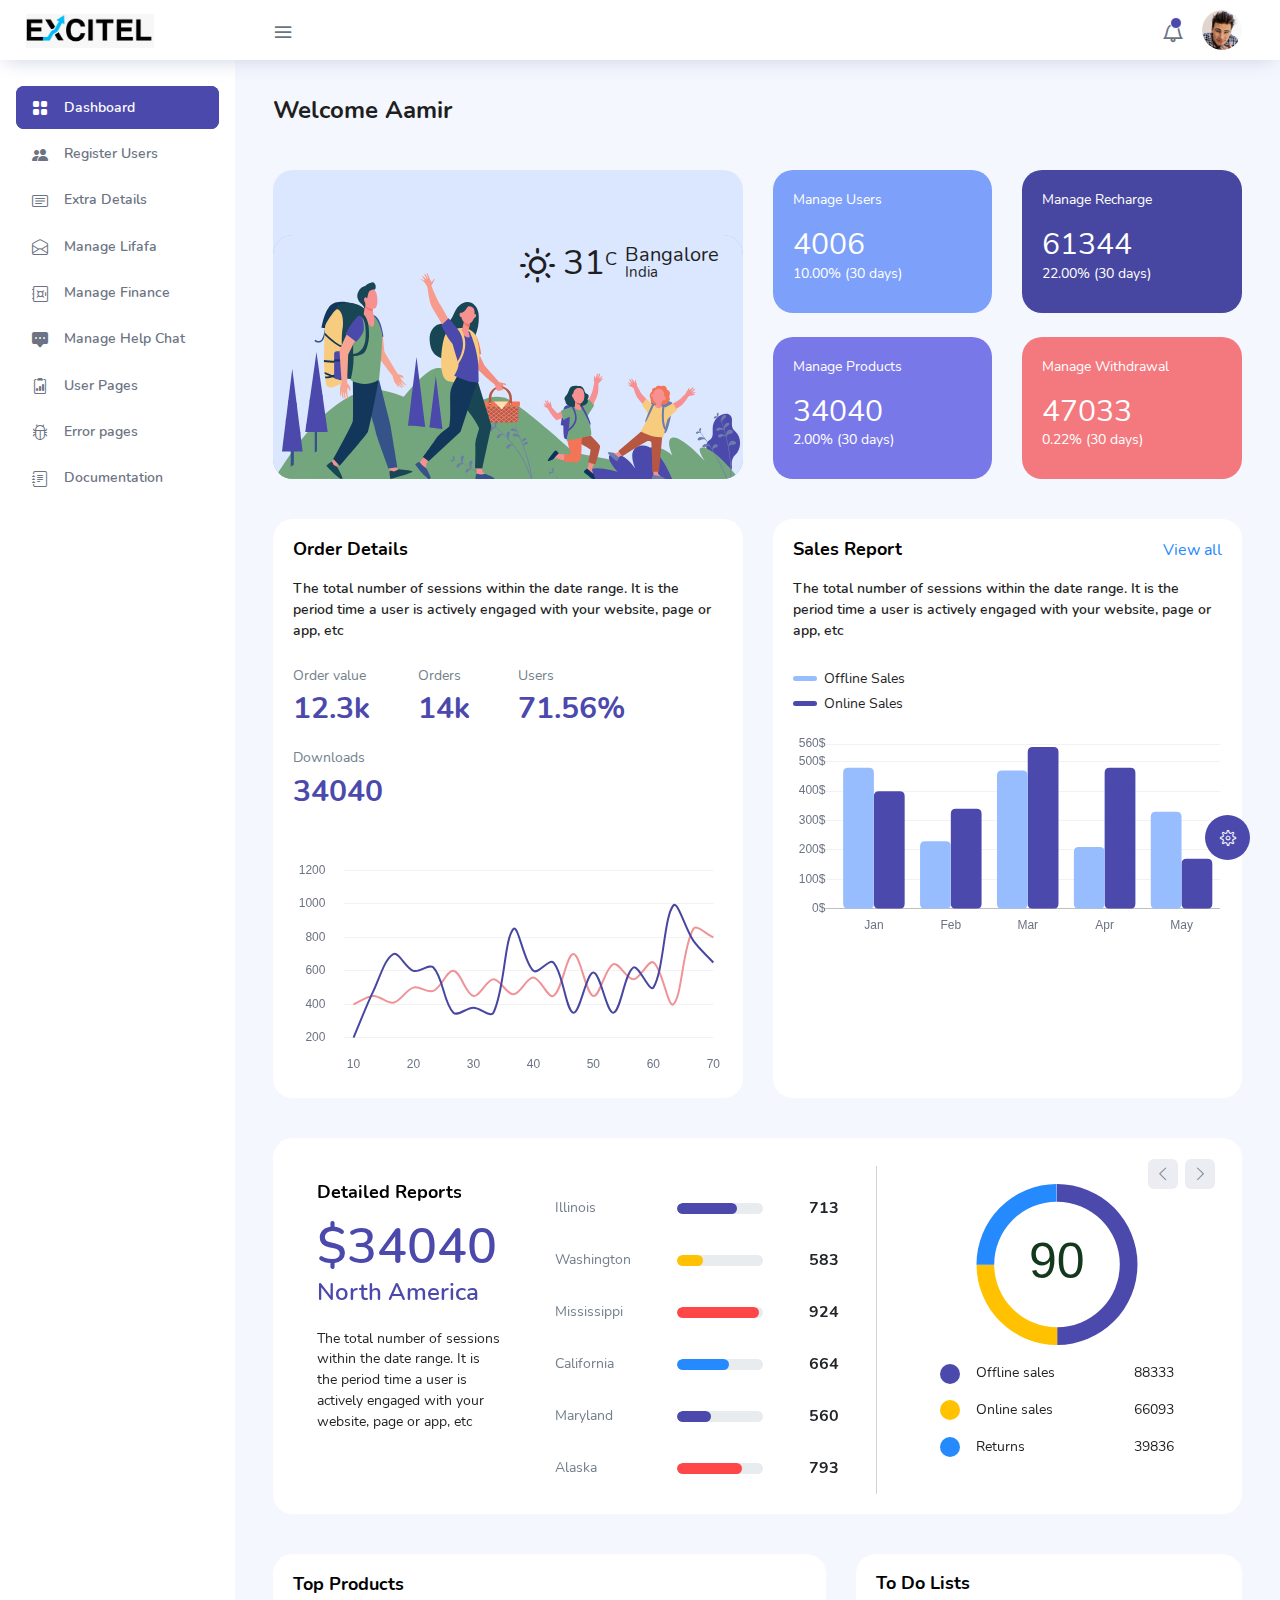
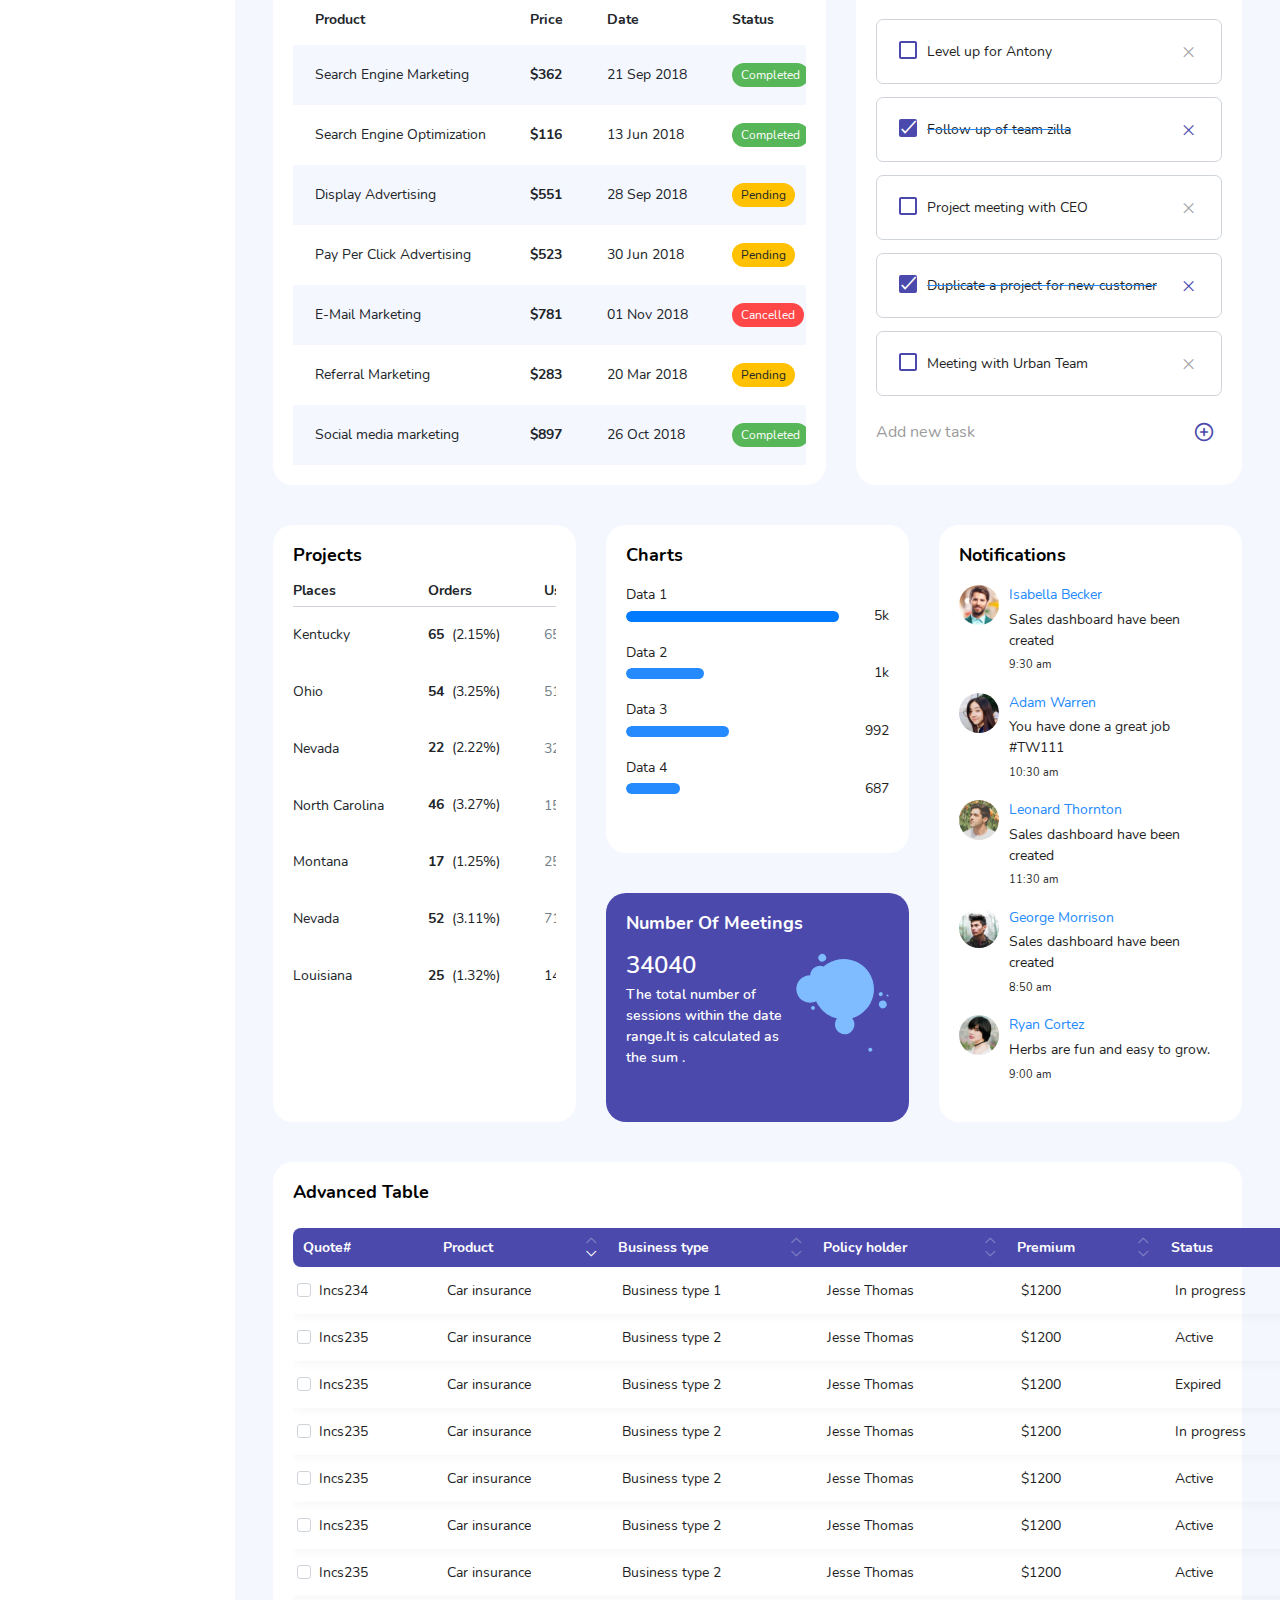
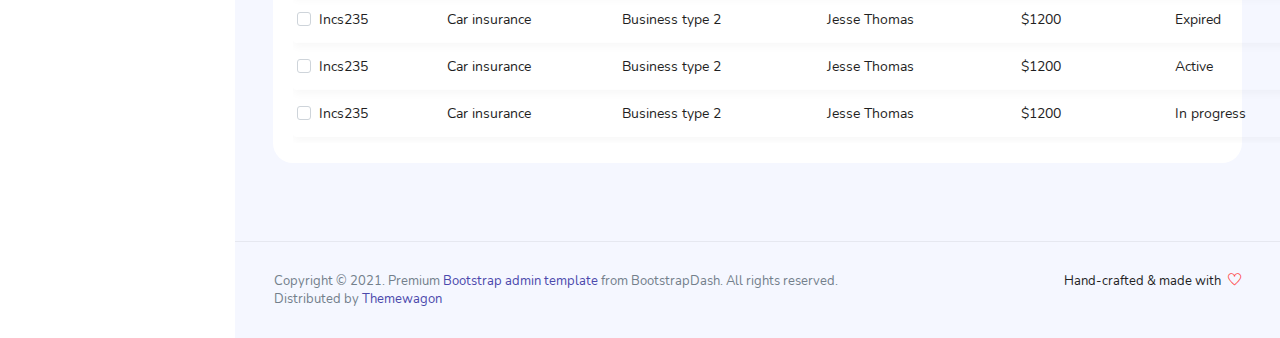
<file: index.html>
<!DOCTYPE html>
<html lang="en">

<head>

  <link rel="stylesheet" href="https://cdn.jsdelivr.net/npm/bootstrap-icons@1.9.1/font/bootstrap-icons.css">

  <!-- Required meta tags -->
  <meta charset="utf-8">
  <meta name="viewport" content="width=device-width, initial-scale=1, shrink-to-fit=no">
  <title>Skydash Admin</title>
  <!-- plugins:css -->
  <link rel="stylesheet" href="vendors/feather/feather.css">
  <link rel="stylesheet" href="vendors/ti-icons/css/themify-icons.css">
  <link rel="stylesheet" href="vendors/css/vendor.bundle.base.css">
  <!-- endinject -->
  <!-- Plugin css for this page -->
  <link rel="stylesheet" href="vendors/datatables.net-bs4/dataTables.bootstrap4.css">
  <link rel="stylesheet" href="vendors/ti-icons/css/themify-icons.css">
  <link rel="stylesheet" type="text/css" href="js/select.dataTables.min.css">
  <!-- End plugin css for this page -->
  <!-- inject:css -->
  <link rel="stylesheet" href="css/vertical-layout-light/style.css">
  <!-- endinject -->
  <link rel="shortcut icon" href="images/favicon.png" />
</head>

<body>





  <div class="container-scroller">
    <!-- partial:partials/_navbar.html -->
    <nav class="navbar col-lg-12 col-12 p-0 fixed-top d-flex flex-row">
      <div class="text-center navbar-brand-wrapper d-flex align-items-center justify-content-center">
        <a class="navbar-brand brand-logo mr-5" href="index.html"><img
            src="images/WhatsApp Image 2022-09-20 at 4.01.21 PM.jpeg" class="mr-2" alt="logo" /></a>
        <a class="navbar-brand brand-logo-mini" href="index.html"><img
            src="images/WhatsApp Image 2022-09-20 at 4.01.21 PM.jpeg" alt="logo" /></a>
      </div>
      <div class="navbar-menu-wrapper d-flex align-items-center justify-content-end">
        <button class="navbar-toggler navbar-toggler align-self-center" type="button" data-toggle="minimize">
          <span class="icon-menu"></span>
        </button>
        <ul class="navbar-nav mr-lg-2">
          <li class="nav-item nav-search d-none d-lg-block">
            <div class="input-group">
              <div class="input-group-prepend hover-cursor" id="navbar-search-icon">
                <span class="input-group-text" id="search">
                  <!-- <i class="icon-search"></i>
                </span>
              </div>
              <input type="text" class="form-control" id="navbar-search-input" placeholder="Search now" aria-label="search" aria-describedby="search"> -->
              </div>
          </li>
        </ul>
        <ul class="navbar-nav navbar-nav-right">
          <li class="nav-item dropdown">
            <a class="nav-link count-indicator dropdown-toggle" id="notificationDropdown" href="#"
              data-toggle="dropdown">
              <i class="icon-bell mx-0"></i>
              <span class="count"></span>
            </a>
            <div class="dropdown-menu dropdown-menu-right navbar-dropdown preview-list"
              aria-labelledby="notificationDropdown">
              <p class="mb-0 font-weight-normal float-left dropdown-header">Notifications</p>
              <a class="dropdown-item preview-item">
                <div class="preview-thumbnail">
                  <div class="preview-icon bg-success">
                    <i class="ti-info-alt mx-0"></i>
                  </div>
                </div>
                <div class="preview-item-content">
                  <h6 class="preview-subject font-weight-normal">Application Error</h6>
                  <p class="font-weight-light small-text mb-0 text-muted">
                    Just now
                  </p>
                </div>
              </a>
              <a class="dropdown-item preview-item">
                <div class="preview-thumbnail">
                  <div class="preview-icon bg-warning">
                    <i class="ti-settings mx-0"></i>
                  </div>
                </div>
                <div class="preview-item-content">
                  <h6 class="preview-subject font-weight-normal">Settings</h6>
                  <p class="font-weight-light small-text mb-0 text-muted">
                    Private message
                  </p>
                </div>
              </a>
              <a class="dropdown-item preview-item">
                <div class="preview-thumbnail">
                  <div class="preview-icon bg-info">
                    <i class="ti-user mx-0"></i>
                  </div>
                </div>
                <div class="preview-item-content">
                  <h6 class="preview-subject font-weight-normal">New user registration</h6>
                  <p class="font-weight-light small-text mb-0 text-muted">
                    2 days ago
                  </p>
                </div>
              </a>
            </div>
          </li>
          <li class="nav-item nav-profile dropdown">
            <a class="nav-link dropdown-toggle" href="#" data-toggle="dropdown" id="profileDropdown">
              <img src="images/faces/face28.jpg" alt="profile" />
            </a>
            <div class="dropdown-menu dropdown-menu-right navbar-dropdown" aria-labelledby="profileDropdown">
              <a class="dropdown-item">
                <i class="ti-settings text-primary"></i>
                Settings
              </a>
              <a class="dropdown-item">
                <i class="ti-power-off text-primary"></i>
                Logout
              </a>
            </div>
          </li>
          <!-- <li class="nav-item nav-settings d-none d-lg-flex">
            <a class="nav-link" href="#">
              <i class="icon-ellipsis"></i>
            </a>
          </li> -->
        </ul>
        <button class="navbar-toggler navbar-toggler-right d-lg-none align-self-center" type="button"
          data-toggle="offcanvas">
          <span class="icon-menu"></span>
        </button>
      </div>
    </nav>
    <!-- partial -->
    <div class="container-fluid page-body-wrapper">
      <!-- partial:partials/_settings-panel.html -->
      <div class="theme-setting-wrapper">
        <div id="settings-trigger"><i class="ti-settings"></i></div>
        <div id="theme-settings" class="settings-panel">
          <i class="settings-close ti-close"></i>
          <p class="settings-heading">SIDEBAR SKINS</p>
          <div class="sidebar-bg-options selected" id="sidebar-light-theme">
            <div class="img-ss rounded-circle bg-light border mr-3"></div>Light
          </div>
          <div class="sidebar-bg-options" id="sidebar-dark-theme">
            <div class="img-ss rounded-circle bg-dark border mr-3"></div>Dark
          </div>
          <p class="settings-heading mt-2">HEADER SKINS</p>
          <div class="color-tiles mx-0 px-4">
            <div class="tiles success"></div>
            <div class="tiles warning"></div>
            <div class="tiles danger"></div>
            <div class="tiles info"></div>
            <div class="tiles dark"></div>
            <div class="tiles default"></div>
          </div>
        </div>
      </div>
      <div id="right-sidebar" class="settings-panel">
        <!-- <i class="settings-close ti-close"></i>
        <ul class="nav nav-tabs border-top" id="setting-panel" role="tablist">
          <li class="nav-item">
            <a class="nav-link active" id="todo-tab" data-toggle="tab" href="#todo-section" role="tab" aria-controls="todo-section" aria-expanded="true">TO DO LIST</a>
          </li> -->
        <!-- <li class="nav-item"> -->
        <!-- <a class="nav-link" id="chats-tab" data-toggle="tab" href="#chats-section" role="tab" aria-controls="chats-section">CHATS</a> -->
        </li>
        </ul>
        <div class="tab-content" id="setting-content">
          <div class="tab-pane fade show active scroll-wrapper" id="todo-section" role="tabpanel"
            aria-labelledby="todo-section">
            <div class="add-items d-flex px-3 mb-0">
              <form class="form w-100">
                <div class="form-group d-flex">
                  <!-- <input type="text" class="form-control todo-list-input" placeholder="Add To-do">
                  <button type="submit" class="add btn btn-primary todo-list-add-btn" id="add-task">Add</button> -->
                </div>
              </form>
            </div>
            <div class="list-wrapper px-3">
              <ul class="d-flex flex-column-reverse todo-list">
                <!-- <li>
                  <div class="form-check">
                    <label class="form-check-label">
                      <input class="checkbox" type="checkbox">
                      Team review meeting at 3.00 PM
                    </label>
                  </div> -->
                <!-- <i class="remove ti-close"></i> -->
                </li>
                <!-- <li>
                  <div class="form-check">
                    <label class="form-check-label">
                      <input class="checkbox" type="checkbox">
                      Prepare for presentation
                    </label>
                  </div> -->
                <!-- <i class="remove ti-close"></i> -->
                </li>
                <!-- <li>
                  <div class="form-check">
                    <label class="form-check-label">
                      <input class="checkbox" type="checkbox">
                      Resolve all the low priority tickets due today
                    </label>
                  </div> -->
                <!-- <i class="remove ti-close"></i> -->
                </li>
                <!-- <li class="completed">
                  <div class="form-check">
                    <label class="form-check-label">
                      <input class="checkbox" type="checkbox" checked>
                      Schedule meeting for next week
                    </label>
                  </div>
                  <i class="remove ti-close"></i>
                </li>
                <li class="completed">
                  <div class="form-check">
                    <label class="form-check-label">
                      <input class="checkbox" type="checkbox" checked>
                      Project review
                    </label>
                  </div> -->
                <!-- <i class="remove ti-close"></i> -->
                </li>
              </ul>
            </div>
            <!-- <h4 class="px-3 text-muted mt-5 font-weight-light mb-0">Events</h4>
            <div class="events pt-4 px-3">
              <div class="wrapper d-flex mb-2">
                <i class="ti-control-record text-primary mr-2"></i>
                <span>Feb 11 2018</span>
              </div>
              <p class="mb-0 font-weight-thin text-gray">Creating component page build a js</p>
              <p class="text-gray mb-0">The total number of sessions</p>
            </div>
            <div class="events pt-4 px-3">
              <div class="wrapper d-flex mb-2">
                <i class="ti-control-record text-primary mr-2"></i>
                <span>Feb 7 2018</span>
              </div>
              <p class="mb-0 font-weight-thin text-gray">Meeting with Alisa</p>
              <p class="text-gray mb-0 ">Call Sarah Graves</p>
            </div> -->
          </div>
          <!-- To do section tab ends -->
          <!-- <div class="tab-pane fade" id="chats-section" role="tabpanel" aria-labelledby="chats-section"> -->
          <!-- <div class="d-flex align-items-center justify-content-between border-bottom">
              <p class="settings-heading border-top-0 mb-3 pl-3 pt-0 border-bottom-0 pb-0">Friends</p>
              <small class="settings-heading border-top-0 mb-3 pt-0 border-bottom-0 pb-0 pr-3 font-weight-normal">See All</small>
            </div>
            <ul class="chat-list">
              <li class="list active">
                <div class="profile"><img src="images/faces/face1.jpg" alt="image"><span class="online"></span></div>
                <div class="info">
                  <p>Thomas Douglas</p>
                  <p>Available</p>
                </div>
                <small class="text-muted my-auto">19 min</small>
              </li>
              <li class="list">
                <div class="profile"><img src="images/faces/face2.jpg" alt="image"><span class="offline"></span></div>
                <div class="info">
                  <div class="wrapper d-flex">
                    <p>Catherine</p>
                  </div>
                  <p>Away</p>
                </div> -->
          <!-- <div class="badge badge-success badge-pill my-auto mx-2">4</div>
                <small class="text-muted my-auto">23 min</small>
              </li>
              <li class="list">
                <div class="profile"><img src="images/faces/face3.jpg" alt="image"><span class="online"></span></div>
                <div class="info">
                  <p>Daniel Russell</p>
                  <p>Available</p>
                </div>
                <small class="text-muted my-auto">14 min</small>
              </li>
              <li class="list">
                <div class="profile"><img src="images/faces/face4.jpg" alt="image"><span class="offline"></span></div>
                <div class="info">
                  <p>James Richardson</p>
                  <p>Away</p>
                </div>
                <small class="text-muted my-auto">2 min</small>
              </li>
              <li class="list">
                <div class="profile"><img src="images/faces/face5.jpg" alt="image"><span class="online"></span></div>
                <div class="info">
                  <p>Madeline Kennedy</p>
                  <p>Available</p>
                </div>
                <small class="text-muted my-auto">5 min</small>
              </li>
              <li class="list">
                <div class="profile"><img src="images/faces/face6.jpg" alt="image"><span class="online"></span></div>
                <div class="info">
                  <p>Sarah Graves</p>
                  <p>Available</p>
                </div>
                <small class="text-muted my-auto">47 min</small>
              </li>
            </ul>
          </div> -->
          <!-- chat tab ends -->
        </div>
      </div>
      <!-- partial -->
      <!-- partial:partials/_sidebar.html -->
      <nav class="sidebar sidebar-offcanvas" id="sidebar">
        <ul class="nav">
          <li class="nav-item">
            <a class="nav-link" href="index.html">
              <i class="bi bi-grid-fill menu-icon"></i>
              <span class="menu-title">Dashboard</span>
            </a>
          </li>
          <li class="nav-item">

            <a class="nav-link" href="pages/ui-features/buttons.html">

              <i class="bi bi-people-fill men menu-icon"></i>
              <span class="menu-title">Register Users</span>
              <!-- <i class="menu-arrow"></i> -->
            </a>
            <div class="collapse" id="ui-basic">
              <ul class="nav flex-column sub-menu">

                <!-- <li class="nav-item"> <a class="nav-link" href="pages/ui-features/buttons.html">Buttons</a></li>   -->
                <!-- <li class="nav-item"> <a class="nav-link" href="pages/ui-features/dropdowns.html">Dropdowns</a></li>
                <li class="nav-item"> <a class="nav-link" href="pages/ui-features/typography.html">Typography</a></li> -->
              </ul>
            </div>
          </li>
          <li class="nav-item">

            <a class="nav-link" href="pages/forms/basic_elements.html">
              <i class="bi bi-card-text menu-icon"></i>
              <span class="menu-title">Extra Details</span>
              <!-- <i class="menu-arrow"></i> -->
            </a>
            <!-- <div class="collapse" id="form-elements">
              <ul class="nav flex-column sub-menu">
                <li class="nav-item"><a class="nav-link" href="pages/forms/basic_elements.html">Basic Elements</a></li> -->
              <!-- </ul>
            </div>  -->
          </li>
          <li class="nav-item">
            <a class="nav-link"  href="pages/charts/chartjs.html">
              <i class="bi bi-envelope-open menu-icon"></i>
              <span class="menu-title">Manage Lifafa</span>
              <!-- <i class="menu-arrow"></i> -->
            </a>
            <div class="collapse" id="charts">
              <ul class="nav flex-column sub-menu">
                <!-- <li class="nav-item"> <a class="nav-link" href="pages/charts/chartjs.html">ChartJs</a></li> -->
              </ul>
            </div>
          </li>
          <li class="nav-item">
            <a class="nav-link" href="pages/tables/basic-table.html">
              <i class="bi bi-safe menu-icon"></i>
              <span class="menu-title">Manage Finance</span>
              <!-- <i class="menu-arrow"></i> -->
            </a>
            <div class="collapse" id="tables">
              <ul class="nav flex-column sub-menu">
                <!-- <li class="nav-item"> <a class="nav-link" href="pages/tables/basic-table.html">Basic table</a></li> -->
              </ul>
            </div>
          </li>
          <li class="nav-item">
            <a class="nav-link"  href="pages/icons/mdi.html">
              <i class="bi bi-chat-square-dots-fill menu-icon"></i>
              <span class="menu-title">Manage Help Chat</span>
              <!-- <i class="menu-arrow"></i> -->
            </a>
            <div class="collapse" id="icons">
              <ul class="nav flex-column sub-menu">
                <!-- <li class="nav-item"> <a class="nav-link" href="pages/icons/mdi.html">Mdi icons</a></li> -->
              </ul>
            </div>
          </li>
          <li class="nav-item">
            <a class="nav-link" data-toggle="collapse" href="#auth" aria-expanded="false" aria-controls="auth">
              <i class="bi bi-clipboard2-data menu-icon"></i>
              <span class="menu-title">User Pages</span>
              <!-- <i class="menu-arrow"></i> -->
            </a>
            <div class="collapse" id="auth">
              <ul class="nav flex-column sub-menu">
                <li class="nav-item"> <a class="nav-link" href="pages/samples/login.html"> Login </a></li>
                <li class="nav-item"> <a class="nav-link" href="pages/samples/register.html"> Register </a></li>
              </ul>
            </div>
          </li>
          <li class="nav-item">
            <a class="nav-link" data-toggle="collapse" href="#error" aria-expanded="false" aria-controls="error">
              <i class="bi bi-bug menu-icon"></i>
              <span class="menu-title">Error pages</span>
              <!-- <i class="menu-arrow"></i> -->
            </a>
            <div class="collapse" id="error">
              <ul class="nav flex-column sub-menu">
                <li class="nav-item"> <a class="nav-link" href="pages/samples/error-404.html"> 404 </a></li>
                <li class="nav-item"> <a class="nav-link" href="pages/samples/error-500.html"> 500 </a></li>
              </ul>
            </div>
          </li>
          <li class="nav-item">
            <a class="nav-link" href="pages/documentation/documentation.html">
              <i class="bi bi-journal-text menu-icon"></i>
              <span class="menu-title">Documentation</span>
            </a>
          </li>
        </ul>
      </nav>
      <!-- partial -->
      <div class="main-panel">
        <div class="content-wrapper">
          <div class="row">
            <div class="col-md-12 grid-margin">
              <div class="row">
                <div class="col-12 col-xl-8 mb-4 mb-xl-0">
                  <h3 class="font-weight-bold">Welcome Aamir</h3>
                  <!-- <h6 class="font-weight-normal mb-0">All systems are running smoothly! You have <span class="text-primary">3 unread alerts!</span></h6> -->
                </div>
                <div class="col-12 col-xl-4">
                  <div class="justify-content-end d-flex">
                    <div class="dropdown flex-md-grow-1 flex-xl-grow-0">
                      <!-- <button class="btn btn-sm btn-light bg-white dropdown-toggle" type="button" id="dropdownMenuDate2" data-toggle="dropdown" aria-haspopup="true" aria-expanded="true">
                     <i class="mdi mdi-calendar"></i> Today (10 Jan 2021)
                    </button> -->
                      <div class="dropdown-menu dropdown-menu-right" aria-labelledby="dropdownMenuDate2">
                        <a class="dropdown-item" href="#">January - March</a>
                        <a class="dropdown-item" href="#">March - June</a>
                        <a class="dropdown-item" href="#">June - August</a>
                        <a class="dropdown-item" href="#">August - November</a>
                      </div>
                    </div>
                  </div>
                </div>
              </div>
            </div>
          </div>
          <div class="row">
            <div class="col-md-6 grid-margin stretch-card">
              <div class="card tale-bg">
                <div class="card-people mt-auto">
                  <img src="images/dashboard/people.svg" alt="people">
                  <div class="weather-info">
                    <div class="d-flex">
                      <div>
                        <h2 class="mb-0 font-weight-normal"><i class="icon-sun mr-2"></i>31<sup>C</sup></h2>
                      </div>
                      <div class="ml-2">
                        <h4 class="location font-weight-normal">Bangalore</h4>
                        <h6 class="font-weight-normal">India</h6>
                      </div>
                    </div>
                  </div>
                </div>
              </div>
            </div>
            <div class="col-md-6 grid-margin transparent">
              <div class="row">
                <div class="col-md-6 mb-4 stretch-card transparent">
                  <div class="card card-tale">
                    <div class="card-body">
                      <p class="mb-4"> Manage Users</p>
                      
                      <p class="fs-30 mb-2">4006</p>
                      <p>10.00% (30 days)</p>
                    </div>
                  </div>
                </div>
                <div class="col-md-6 mb-4 stretch-card transparent">
                  <div class="card card-dark-blue">
                    <div class="card-body">
                      <p class="mb-4">Manage Recharge</p>
                      <p class="fs-30 mb-2">61344</p>
                      <p>22.00% (30 days)</p>
                    </div>
                  </div>
                </div>
              </div>
              <div class="row">
                <div class="col-md-6 mb-4 mb-lg-0 stretch-card transparent">
                  <div class="card card-light-blue">
                    <div class="card-body">
                      <p class="mb-4">Manage Products</p>
                      <p class="fs-30 mb-2">34040</p>
                      <p>2.00% (30 days)</p>
                    </div>
                  </div>
                </div>
                <div class="col-md-6 stretch-card transparent">
                  <div class="card card-light-danger">
                    <div class="card-body">
                      <p class="mb-4"> Manage Withdrawal</p>
                      <p class="fs-30 mb-2">47033</p>
                      <p>0.22% (30 days)</p>
                    </div>
                  </div>
                </div>
              </div>
            </div>
          </div>
          <div class="row">
            <div class="col-md-6 grid-margin stretch-card">
              <div class="card">
                <div class="card-body">
                  <p class="card-title">Order Details</p>
                  <p class="font-weight-500">The total number of sessions within the date range. It is the period time a
                    user is actively engaged with your website, page or app, etc</p>
                  <div class="d-flex flex-wrap mb-5">
                    <div class="mr-5 mt-3">
                      <p class="text-muted">Order value</p>
                      <h3 class="text-primary fs-30 font-weight-medium">12.3k</h3>
                    </div>
                    <div class="mr-5 mt-3">
                      <p class="text-muted">Orders</p>
                      <h3 class="text-primary fs-30 font-weight-medium">14k</h3>
                    </div>
                    <div class="mr-5 mt-3">
                      <p class="text-muted">Users</p>
                      <h3 class="text-primary fs-30 font-weight-medium">71.56%</h3>
                    </div>
                    <div class="mt-3">
                      <p class="text-muted">Downloads</p>
                      <h3 class="text-primary fs-30 font-weight-medium">34040</h3>
                    </div>
                  </div>
                  <canvas id="order-chart"></canvas>
                </div>
              </div>
            </div>
            <div class="col-md-6 grid-margin stretch-card">
              <div class="card">
                <div class="card-body">
                  <div class="d-flex justify-content-between">
                    <p class="card-title">Sales Report</p>
                    <a href="#" class="text-info">View all</a>
                  </div>
                  <p class="font-weight-500">The total number of sessions within the date range. It is the period time a
                    user is actively engaged with your website, page or app, etc</p>
                  <div id="sales-legend" class="chartjs-legend mt-4 mb-2"></div>
                  <canvas id="sales-chart"></canvas>
                </div>
              </div>
            </div>
          </div>
          <div class="row">
            <div class="col-md-12 grid-margin stretch-card">
              <div class="card position-relative">
                <div class="card-body">
                  <div id="detailedReports" class="carousel slide detailed-report-carousel position-static pt-2"
                    data-ride="carousel">
                    <div class="carousel-inner">
                      <div class="carousel-item active">
                        <div class="row">
                          <div class="col-md-12 col-xl-3 d-flex flex-column justify-content-start">
                            <div class="ml-xl-4 mt-3">
                              <p class="card-title">Detailed Reports</p>
                              <h1 class="text-primary">$34040</h1>
                              <h3 class="font-weight-500 mb-xl-4 text-primary">North America</h3>
                              <p class="mb-2 mb-xl-0">The total number of sessions within the date range. It is the
                                period time a user is actively engaged with your website, page or app, etc</p>
                            </div>
                          </div>
                          <div class="col-md-12 col-xl-9">
                            <div class="row">
                              <div class="col-md-6 border-right">
                                <div class="table-responsive mb-3 mb-md-0 mt-3">
                                  <table class="table table-borderless report-table">
                                    <tr>
                                      <td class="text-muted">Illinois</td>
                                      <td class="w-100 px-0">
                                        <div class="progress progress-md mx-4">
                                          <div class="progress-bar bg-primary" role="progressbar" style="width: 70%"
                                            aria-valuenow="70" aria-valuemin="0" aria-valuemax="100"></div>
                                        </div>
                                      </td>
                                      <td>
                                        <h5 class="font-weight-bold mb-0">713</h5>
                                      </td>
                                    </tr>
                                    <tr>
                                      <td class="text-muted">Washington</td>
                                      <td class="w-100 px-0">
                                        <div class="progress progress-md mx-4">
                                          <div class="progress-bar bg-warning" role="progressbar" style="width: 30%"
                                            aria-valuenow="30" aria-valuemin="0" aria-valuemax="100"></div>
                                        </div>
                                      </td>
                                      <td>
                                        <h5 class="font-weight-bold mb-0">583</h5>
                                      </td>
                                    </tr>
                                    <tr>
                                      <td class="text-muted">Mississippi</td>
                                      <td class="w-100 px-0">
                                        <div class="progress progress-md mx-4">
                                          <div class="progress-bar bg-danger" role="progressbar" style="width: 95%"
                                            aria-valuenow="95" aria-valuemin="0" aria-valuemax="100"></div>
                                        </div>
                                      </td>
                                      <td>
                                        <h5 class="font-weight-bold mb-0">924</h5>
                                      </td>
                                    </tr>
                                    <tr>
                                      <td class="text-muted">California</td>
                                      <td class="w-100 px-0">
                                        <div class="progress progress-md mx-4">
                                          <div class="progress-bar bg-info" role="progressbar" style="width: 60%"
                                            aria-valuenow="60" aria-valuemin="0" aria-valuemax="100"></div>
                                        </div>
                                      </td>
                                      <td>
                                        <h5 class="font-weight-bold mb-0">664</h5>
                                      </td>
                                    </tr>
                                    <tr>
                                      <td class="text-muted">Maryland</td>
                                      <td class="w-100 px-0">
                                        <div class="progress progress-md mx-4">
                                          <div class="progress-bar bg-primary" role="progressbar" style="width: 40%"
                                            aria-valuenow="40" aria-valuemin="0" aria-valuemax="100"></div>
                                        </div>
                                      </td>
                                      <td>
                                        <h5 class="font-weight-bold mb-0">560</h5>
                                      </td>
                                    </tr>
                                    <tr>
                                      <td class="text-muted">Alaska</td>
                                      <td class="w-100 px-0">
                                        <div class="progress progress-md mx-4">
                                          <div class="progress-bar bg-danger" role="progressbar" style="width: 75%"
                                            aria-valuenow="75" aria-valuemin="0" aria-valuemax="100"></div>
                                        </div>
                                      </td>
                                      <td>
                                        <h5 class="font-weight-bold mb-0">793</h5>
                                      </td>
                                    </tr>
                                  </table>
                                </div>
                              </div>
                              <div class="col-md-6 mt-3">
                                <canvas id="north-america-chart"></canvas>
                                <div id="north-america-legend"></div>
                              </div>
                            </div>
                          </div>
                        </div>
                      </div>
                      <div class="carousel-item">
                        <div class="row">
                          <div class="col-md-12 col-xl-3 d-flex flex-column justify-content-start">
                            <div class="ml-xl-4 mt-3">
                              <p class="card-title">Detailed Reports</p>
                              <h1 class="text-primary">$34040</h1>
                              <h3 class="font-weight-500 mb-xl-4 text-primary">North America</h3>
                              <p class="mb-2 mb-xl-0">The total number of sessions within the date range. It is the
                                period time a user is actively engaged with your website, page or app, etc</p>
                            </div>
                          </div>
                          <div class="col-md-12 col-xl-9">
                            <div class="row">
                              <div class="col-md-6 border-right">
                                <div class="table-responsive mb-3 mb-md-0 mt-3">
                                  <table class="table table-borderless report-table">
                                    <tr>
                                      <td class="text-muted">Illinois</td>
                                      <td class="w-100 px-0">
                                        <div class="progress progress-md mx-4">
                                          <div class="progress-bar bg-primary" role="progressbar" style="width: 70%"
                                            aria-valuenow="70" aria-valuemin="0" aria-valuemax="100"></div>
                                        </div>
                                      </td>
                                      <td>
                                        <h5 class="font-weight-bold mb-0">713</h5>
                                      </td>
                                    </tr>
                                    <tr>
                                      <td class="text-muted">Washington</td>
                                      <td class="w-100 px-0">
                                        <div class="progress progress-md mx-4">
                                          <div class="progress-bar bg-warning" role="progressbar" style="width: 30%"
                                            aria-valuenow="30" aria-valuemin="0" aria-valuemax="100"></div>
                                        </div>
                                      </td>
                                      <td>
                                        <h5 class="font-weight-bold mb-0">583</h5>
                                      </td>
                                    </tr>
                                    <tr>
                                      <td class="text-muted">Mississippi</td>
                                      <td class="w-100 px-0">
                                        <div class="progress progress-md mx-4">
                                          <div class="progress-bar bg-danger" role="progressbar" style="width: 95%"
                                            aria-valuenow="95" aria-valuemin="0" aria-valuemax="100"></div>
                                        </div>
                                      </td>
                                      <td>
                                        <h5 class="font-weight-bold mb-0">924</h5>
                                      </td>
                                    </tr>
                                    <tr>
                                      <td class="text-muted">California</td>
                                      <td class="w-100 px-0">
                                        <div class="progress progress-md mx-4">
                                          <div class="progress-bar bg-info" role="progressbar" style="width: 60%"
                                            aria-valuenow="60" aria-valuemin="0" aria-valuemax="100"></div>
                                        </div>
                                      </td>
                                      <td>
                                        <h5 class="font-weight-bold mb-0">664</h5>
                                      </td>
                                    </tr>
                                    <tr>
                                      <td class="text-muted">Maryland</td>
                                      <td class="w-100 px-0">
                                        <div class="progress progress-md mx-4">
                                          <div class="progress-bar bg-primary" role="progressbar" style="width: 40%"
                                            aria-valuenow="40" aria-valuemin="0" aria-valuemax="100"></div>
                                        </div>
                                      </td>
                                      <td>
                                        <h5 class="font-weight-bold mb-0">560</h5>
                                      </td>
                                    </tr>
                                    <tr>
                                      <td class="text-muted">Alaska</td>
                                      <td class="w-100 px-0">
                                        <div class="progress progress-md mx-4">
                                          <div class="progress-bar bg-danger" role="progressbar" style="width: 75%"
                                            aria-valuenow="75" aria-valuemin="0" aria-valuemax="100"></div>
                                        </div>
                                      </td>
                                      <td>
                                        <h5 class="font-weight-bold mb-0">793</h5>
                                      </td>
                                    </tr>
                                  </table>
                                </div>
                              </div>
                              <div class="col-md-6 mt-3">
                                <canvas id="south-america-chart"></canvas>
                                <div id="south-america-legend"></div>
                              </div>
                            </div>
                          </div>
                        </div>
                      </div>
                    </div>
                    <a class="carousel-control-prev" href="#detailedReports" role="button" data-slide="prev">
                      <span class="carousel-control-prev-icon" aria-hidden="true"></span>
                      <span class="sr-only">Previous</span>
                    </a>
                    <a class="carousel-control-next" href="#detailedReports" role="button" data-slide="next">
                      <span class="carousel-control-next-icon" aria-hidden="true"></span>
                      <span class="sr-only">Next</span>
                    </a>
                  </div>
                </div>
              </div>
            </div>
          </div>
          <div class="row">
            <div class="col-md-7 grid-margin stretch-card">
              <div class="card">
                <div class="card-body">
                  <p class="card-title mb-0">Top Products</p>
                  <div class="table-responsive">
                    <table class="table table-striped table-borderless">
                      <thead>
                        <tr>
                          <th>Product</th>
                          <th>Price</th>
                          <th>Date</th>
                          <th>Status</th>
                        </tr>
                      </thead>
                      <tbody>
                        <tr>
                          <td>Search Engine Marketing</td>
                          <td class="font-weight-bold">$362</td>
                          <td>21 Sep 2018</td>
                          <td class="font-weight-medium">
                            <div class="badge badge-success">Completed</div>
                          </td>
                        </tr>
                        <tr>
                          <td>Search Engine Optimization</td>
                          <td class="font-weight-bold">$116</td>
                          <td>13 Jun 2018</td>
                          <td class="font-weight-medium">
                            <div class="badge badge-success">Completed</div>
                          </td>
                        </tr>
                        <tr>
                          <td>Display Advertising</td>
                          <td class="font-weight-bold">$551</td>
                          <td>28 Sep 2018</td>
                          <td class="font-weight-medium">
                            <div class="badge badge-warning">Pending</div>
                          </td>
                        </tr>
                        <tr>
                          <td>Pay Per Click Advertising</td>
                          <td class="font-weight-bold">$523</td>
                          <td>30 Jun 2018</td>
                          <td class="font-weight-medium">
                            <div class="badge badge-warning">Pending</div>
                          </td>
                        </tr>
                        <tr>
                          <td>E-Mail Marketing</td>
                          <td class="font-weight-bold">$781</td>
                          <td>01 Nov 2018</td>
                          <td class="font-weight-medium">
                            <div class="badge badge-danger">Cancelled</div>
                          </td>
                        </tr>
                        <tr>
                          <td>Referral Marketing</td>
                          <td class="font-weight-bold">$283</td>
                          <td>20 Mar 2018</td>
                          <td class="font-weight-medium">
                            <div class="badge badge-warning">Pending</div>
                          </td>
                        </tr>
                        <tr>
                          <td>Social media marketing</td>
                          <td class="font-weight-bold">$897</td>
                          <td>26 Oct 2018</td>
                          <td class="font-weight-medium">
                            <div class="badge badge-success">Completed</div>
                          </td>
                        </tr>
                      </tbody>
                    </table>
                  </div>
                </div>
              </div>
            </div>
            <div class="col-md-5 grid-margin stretch-card">
              <div class="card">
                <div class="card-body">
                  <h4 class="card-title">To Do Lists</h4>
                  <div class="list-wrapper pt-2">
                    <ul class="d-flex flex-column-reverse todo-list todo-list-custom">
                      <li>
                        <div class="form-check form-check-flat">
                          <label class="form-check-label">
                            <input class="checkbox" type="checkbox">
                            Meeting with Urban Team
                          </label>
                        </div>
                        <i class="remove ti-close"></i>
                      </li>
                      <li class="completed">
                        <div class="form-check form-check-flat">
                          <label class="form-check-label">
                            <input class="checkbox" type="checkbox" checked>
                            Duplicate a project for new customer
                          </label>
                        </div>
                        <i class="remove ti-close"></i>
                      </li>
                      <li>
                        <div class="form-check form-check-flat">
                          <label class="form-check-label">
                            <input class="checkbox" type="checkbox">
                            Project meeting with CEO
                          </label>
                        </div>
                        <i class="remove ti-close"></i>
                      </li>
                      <li class="completed">
                        <div class="form-check form-check-flat">
                          <label class="form-check-label">
                            <input class="checkbox" type="checkbox" checked>
                            Follow up of team zilla
                          </label>
                        </div>
                        <i class="remove ti-close"></i>
                      </li>
                      <li>
                        <div class="form-check form-check-flat">
                          <label class="form-check-label">
                            <input class="checkbox" type="checkbox">
                            Level up for Antony
                          </label>
                        </div>
                        <i class="remove ti-close"></i>
                      </li>
                    </ul>
                  </div>
                  <div class="add-items d-flex mb-0 mt-2">
                    <input type="text" class="form-control todo-list-input" placeholder="Add new task">
                    <button class="add btn btn-icon text-primary todo-list-add-btn bg-transparent"><i
                        class="icon-circle-plus"></i></button>
                  </div>
                </div>
              </div>
            </div>
          </div>
          <div class="row">
            <div class="col-md-4 stretch-card grid-margin">
              <div class="card">
                <div class="card-body">
                  <p class="card-title mb-0">Projects</p>
                  <div class="table-responsive">
                    <table class="table table-borderless">
                      <thead>
                        <tr>
                          <th class="pl-0  pb-2 border-bottom">Places</th>
                          <th class="border-bottom pb-2">Orders</th>
                          <th class="border-bottom pb-2">Users</th>
                        </tr>
                      </thead>
                      <tbody>
                        <tr>
                          <td class="pl-0">Kentucky</td>
                          <td>
                            <p class="mb-0"><span class="font-weight-bold mr-2">65</span>(2.15%)</p>
                          </td>
                          <td class="text-muted">65</td>
                        </tr>
                        <tr>
                          <td class="pl-0">Ohio</td>
                          <td>
                            <p class="mb-0"><span class="font-weight-bold mr-2">54</span>(3.25%)</p>
                          </td>
                          <td class="text-muted">51</td>
                        </tr>
                        <tr>
                          <td class="pl-0">Nevada</td>
                          <td>
                            <p class="mb-0"><span class="font-weight-bold mr-2">22</span>(2.22%)</p>
                          </td>
                          <td class="text-muted">32</td>
                        </tr>
                        <tr>
                          <td class="pl-0">North Carolina</td>
                          <td>
                            <p class="mb-0"><span class="font-weight-bold mr-2">46</span>(3.27%)</p>
                          </td>
                          <td class="text-muted">15</td>
                        </tr>
                        <tr>
                          <td class="pl-0">Montana</td>
                          <td>
                            <p class="mb-0"><span class="font-weight-bold mr-2">17</span>(1.25%)</p>
                          </td>
                          <td class="text-muted">25</td>
                        </tr>
                        <tr>
                          <td class="pl-0">Nevada</td>
                          <td>
                            <p class="mb-0"><span class="font-weight-bold mr-2">52</span>(3.11%)</p>
                          </td>
                          <td class="text-muted">71</td>
                        </tr>
                        <tr>
                          <td class="pl-0 pb-0">Louisiana</td>
                          <td class="pb-0">
                            <p class="mb-0"><span class="font-weight-bold mr-2">25</span>(1.32%)</p>
                          </td>
                          <td class="pb-0">14</td>
                        </tr>
                      </tbody>
                    </table>
                  </div>
                </div>
              </div>
            </div>
            <div class="col-md-4 stretch-card grid-margin">
              <div class="row">
                <div class="col-md-12 grid-margin stretch-card">
                  <div class="card">
                    <div class="card-body">
                      <p class="card-title">Charts</p>
                      <div class="charts-data">
                        <div class="mt-3">
                          <p class="mb-0">Data 1</p>
                          <div class="d-flex justify-content-between align-items-center">
                            <div class="progress progress-md flex-grow-1 mr-4">
                              <div class="progress-bar bg-inf0" role="progressbar" style="width: 95%" aria-valuenow="95"
                                aria-valuemin="0" aria-valuemax="100"></div>
                            </div>
                            <p class="mb-0">5k</p>
                          </div>
                        </div>
                        <div class="mt-3">
                          <p class="mb-0">Data 2</p>
                          <div class="d-flex justify-content-between align-items-center">
                            <div class="progress progress-md flex-grow-1 mr-4">
                              <div class="progress-bar bg-info" role="progressbar" style="width: 35%" aria-valuenow="35"
                                aria-valuemin="0" aria-valuemax="100"></div>
                            </div>
                            <p class="mb-0">1k</p>
                          </div>
                        </div>
                        <div class="mt-3">
                          <p class="mb-0">Data 3</p>
                          <div class="d-flex justify-content-between align-items-center">
                            <div class="progress progress-md flex-grow-1 mr-4">
                              <div class="progress-bar bg-info" role="progressbar" style="width: 48%" aria-valuenow="48"
                                aria-valuemin="0" aria-valuemax="100"></div>
                            </div>
                            <p class="mb-0">992</p>
                          </div>
                        </div>
                        <div class="mt-3">
                          <p class="mb-0">Data 4</p>
                          <div class="d-flex justify-content-between align-items-center">
                            <div class="progress progress-md flex-grow-1 mr-4">
                              <div class="progress-bar bg-info" role="progressbar" style="width: 25%" aria-valuenow="25"
                                aria-valuemin="0" aria-valuemax="100"></div>
                            </div>
                            <p class="mb-0">687</p>
                          </div>
                        </div>
                      </div>
                    </div>
                  </div>
                </div>
                <div class="col-md-12 stretch-card grid-margin grid-margin-md-0">
                  <div class="card data-icon-card-primary">
                    <div class="card-body">
                      <p class="card-title text-white">Number of Meetings</p>
                      <div class="row">
                        <div class="col-8 text-white">
                          <h3>34040</h3>
                          <p class="text-white font-weight-500 mb-0">The total number of sessions within the date
                            range.It is calculated as the sum . </p>
                        </div>
                        <div class="col-4 background-icon">
                        </div>
                      </div>
                    </div>
                  </div>
                </div>
              </div>
            </div>
            <div class="col-md-4 stretch-card grid-margin">
              <div class="card">
                <div class="card-body">
                  <p class="card-title">Notifications</p>
                  <ul class="icon-data-list">
                    <li>
                      <div class="d-flex">
                        <img src="images/faces/face1.jpg" alt="user">
                        <div>
                          <p class="text-info mb-1">Isabella Becker</p>
                          <p class="mb-0">Sales dashboard have been created</p>
                          <small>9:30 am</small>
                        </div>
                      </div>
                    </li>
                    <li>
                      <div class="d-flex">
                        <img src="images/faces/face2.jpg" alt="user">
                        <div>
                          <p class="text-info mb-1">Adam Warren</p>
                          <p class="mb-0">You have done a great job #TW111</p>
                          <small>10:30 am</small>
                        </div>
                      </div>
                    </li>
                    <li>
                      <div class="d-flex">
                        <img src="images/faces/face3.jpg" alt="user">
                        <div>
                          <p class="text-info mb-1">Leonard Thornton</p>
                          <p class="mb-0">Sales dashboard have been created</p>
                          <small>11:30 am</small>
                        </div>
                      </div>
                    </li>
                    <li>
                      <div class="d-flex">
                        <img src="images/faces/face4.jpg" alt="user">
                        <div>
                          <p class="text-info mb-1">George Morrison</p>
                          <p class="mb-0">Sales dashboard have been created</p>
                          <small>8:50 am</small>
                        </div>
                      </div>
                    </li>
                    <li>
                      <div class="d-flex">
                        <img src="images/faces/face5.jpg" alt="user">
                        <div>
                          <p class="text-info mb-1">Ryan Cortez</p>
                          <p class="mb-0">Herbs are fun and easy to grow.</p>
                          <small>9:00 am</small>
                        </div>
                      </div>
                    </li>
                  </ul>
                </div>
              </div>
            </div>
          </div>
          <div class="row">
            <div class="col-md-12 grid-margin stretch-card">
              <div class="card">
                <div class="card-body">
                  <p class="card-title">Advanced Table</p>
                  <div class="row">
                    <div class="col-12">
                      <div class="table-responsive">
                        <table id="example" class="display expandable-table" style="width:100%">
                          <thead>
                            <tr>
                              <th>Quote#</th>
                              <th>Product</th>
                              <th>Business type</th>
                              <th>Policy holder</th>
                              <th>Premium</th>
                              <th>Status</th>
                              <th>Updated at</th>
                              <th></th>
                            </tr>
                          </thead>
                        </table>
                      </div>
                    </div>
                  </div>
                </div>
              </div>


            </div>
          </div>
        </div>
        <!-- content-wrapper ends -->
        <!-- partial:partials/_footer.html -->
        <footer class="footer">
          <div class="d-sm-flex justify-content-center justify-content-sm-between">
            <span class="text-muted text-center text-sm-left d-block d-sm-inline-block">Copyright © 2021. Premium <a
                href="https://www.bootstrapdash.com/" target="_blank">Bootstrap admin template</a> from BootstrapDash.
              All rights reserved.</span>
            <span class="float-none float-sm-right d-block mt-1 mt-sm-0 text-center">Hand-crafted & made with <i
                class="ti-heart text-danger ml-1"></i></span>
          </div>
          <div class="d-sm-flex justify-content-center justify-content-sm-between">
            <span class="text-muted text-center text-sm-left d-block d-sm-inline-block">Distributed by <a
                href="https://www.themewagon.com/" target="_blank">Themewagon</a></span>
          </div>
        </footer>
        <!-- partial -->
      </div>
      <!-- main-panel ends -->
    </div>
    <!-- page-body-wrapper ends -->
  </div>
  <!-- container-scroller -->

  <!-- plugins:js -->
  <script src="vendors/js/vendor.bundle.base.js"></script>
  <!-- endinject -->
  <!-- Plugin js for this page -->
  <script src="vendors/chart.js/Chart.min.js"></script>
  <script src="vendors/datatables.net/jquery.dataTables.js"></script>
  <script src="vendors/datatables.net-bs4/dataTables.bootstrap4.js"></script>
  <script src="js/dataTables.select.min.js"></script>

  <!-- End plugin js for this page -->
  <!-- inject:js -->
  <script src="js/off-canvas.js"></script>
  <script src="js/hoverable-collapse.js"></script>
  <script src="js/template.js"></script>
  <script src="js/settings.js"></script>
  <script src="js/todolist.js"></script>
  <!-- endinject -->
  <!-- Custom js for this page-->
  <script src="js/dashboard.js"></script>
  <script src="js/Chart.roundedBarCharts.js"></script>
  <!-- End custom js for this page-->
</body>

</html>
</file>
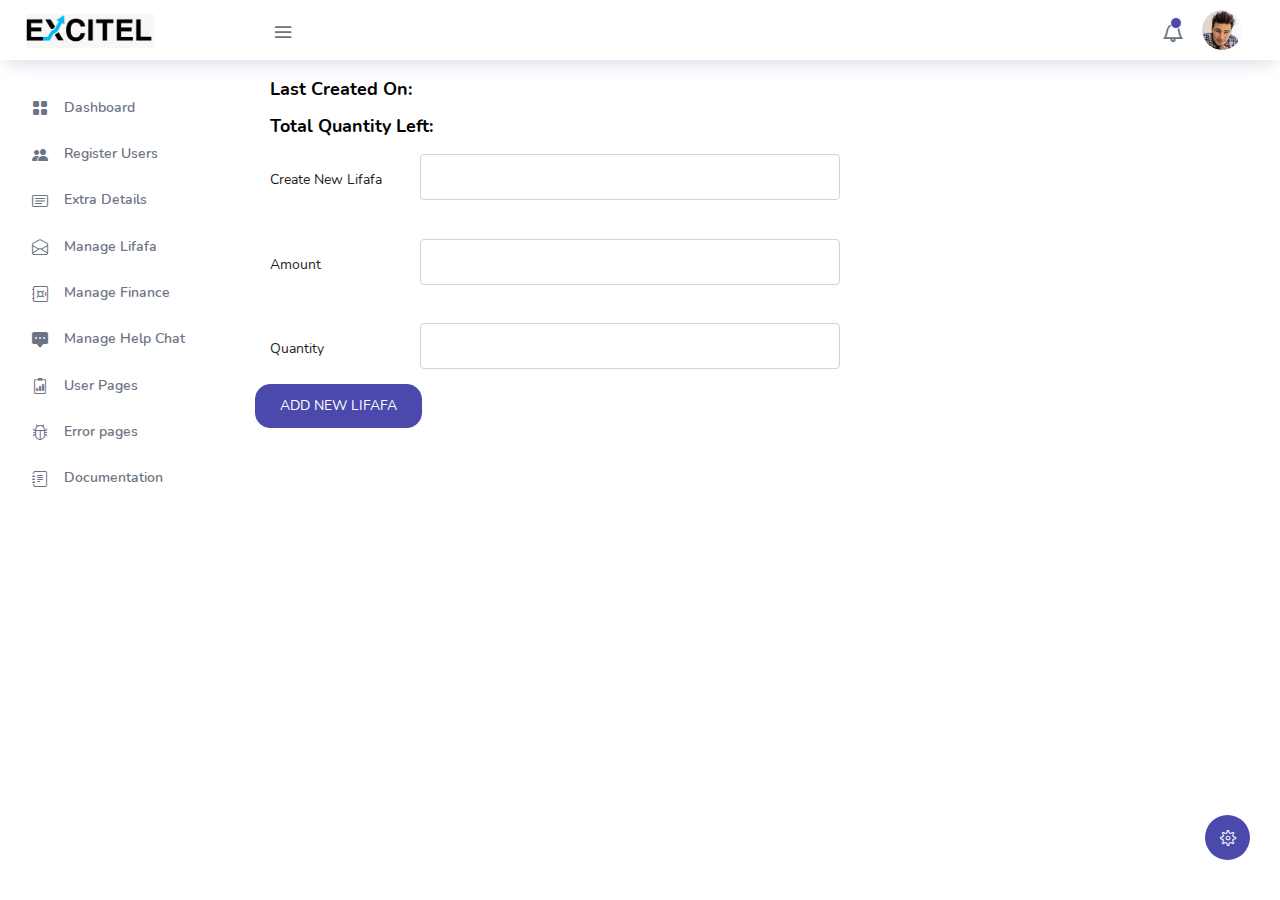
<file: pages/charts/chartjs.html>
<!DOCTYPE html>
<html lang="en">

<head>
  <link rel="stylesheet" href="https://cdn.jsdelivr.net/npm/bootstrap-icons@1.9.1/font/bootstrap-icons.css">
  <!-- Required meta tags -->
  <meta charset="utf-8">
  <meta name="viewport" content="width=device-width, initial-scale=1, shrink-to-fit=no">
  <title>Skydash Admin</title>
  <!-- plugins:css -->
  <link rel="stylesheet" href="../../vendors/feather/feather.css">
  <link rel="stylesheet" href="../../vendors/ti-icons/css/themify-icons.css">
  <link rel="stylesheet" href="../../vendors/css/vendor.bundle.base.css">
  <!-- endinject -->
  <!-- Plugin css for this page -->
  <!-- End plugin css for this page -->
  <!-- inject:css -->
  <link rel="stylesheet" href="../../css/vertical-layout-light/style.css">
  <!-- endinject -->
  <link rel="shortcut icon" href="../../images/favicon.png" />
</head>

<body>
  <div class="container-scroller">
    <!-- partial:../../partials/_navbar.html -->
    <nav class="navbar col-lg-12 col-12 p-0 fixed-top d-flex flex-row">
      <div class="text-center navbar-brand-wrapper d-flex align-items-center justify-content-center">
        <a class="navbar-brand brand-logo mr-5" href="../../index.html"><img src="../../images/WhatsApp Image 2022-09-20 at 4.01.21 PM.jpeg" class="mr-2" alt="logo"/></a>
        <a class="navbar-brand brand-logo-mini" href="../../index.html"><img src="../../images/WhatsApp Image 2022-09-20 at 4.01.21 PM.jpeg" alt="logo"/></a>
      </div>
      <div class="navbar-menu-wrapper d-flex align-items-center justify-content-end">
        <button class="navbar-toggler navbar-toggler align-self-center" type="button" data-toggle="minimize">
          <span class="icon-menu"></span>
        </button>
        <ul class="navbar-nav mr-lg-2">
          <li class="nav-item nav-search d-none d-lg-block">
            <div class="input-group">
              <!-- <div class="input-group-prepend hover-cursor" id="navbar-search-icon">
                <span class="input-group-text" id="search">
                  <i class="icon-search"></i>
                </span>
              </div>
              <input type="text" class="form-control" id="navbar-search-input" placeholder="Search now" aria-label="search" aria-describedby="search">
            </div> -->
          </li>
        </ul>
        <ul class="navbar-nav navbar-nav-right">
          <li class="nav-item dropdown">
            <a class="nav-link count-indicator dropdown-toggle" id="notificationDropdown" href="#" data-toggle="dropdown">
              <i class="icon-bell mx-0"></i>
              <span class="count"></span>
            </a>
            <div class="dropdown-menu dropdown-menu-right navbar-dropdown preview-list" aria-labelledby="notificationDropdown">
              <p class="mb-0 font-weight-normal float-left dropdown-header">Notifications</p>
              <a class="dropdown-item preview-item">
                <div class="preview-thumbnail">
                  <div class="preview-icon bg-success">
                    <i class="ti-info-alt mx-0"></i>
                  </div>
                </div>
                <div class="preview-item-content">
                  <h6 class="preview-subject font-weight-normal">Application Error</h6>
                  <p class="font-weight-light small-text mb-0 text-muted">
                    Just now
                  </p>
                </div>
              </a>
              <a class="dropdown-item preview-item">
                <div class="preview-thumbnail">
                  <div class="preview-icon bg-warning">
                    <i class="ti-settings mx-0"></i>
                  </div>
                </div>
                <div class="preview-item-content">
                  <h6 class="preview-subject font-weight-normal">Settings</h6>
                  <p class="font-weight-light small-text mb-0 text-muted">
                    Private message
                  </p>
                </div>
              </a>
              <a class="dropdown-item preview-item">
                <div class="preview-thumbnail">
                  <div class="preview-icon bg-info">
                    <i class="ti-user mx-0"></i>
                  </div>
                </div>
                <div class="preview-item-content">
                  <h6 class="preview-subject font-weight-normal">New user registration</h6>
                  <p class="font-weight-light small-text mb-0 text-muted">
                    2 days ago
                  </p>
                </div>
              </a>
            </div>
          </li>
          <li class="nav-item nav-profile dropdown">
            <a class="nav-link dropdown-toggle" href="#" data-toggle="dropdown" id="profileDropdown">
              <img src="../../images/faces/face28.jpg" alt="profile"/>
            </a>
            <div class="dropdown-menu dropdown-menu-right navbar-dropdown" aria-labelledby="profileDropdown">
              <a class="dropdown-item">
                <i class="ti-settings text-primary"></i>
                Settings
              </a>
              <a class="dropdown-item">
                <i class="ti-power-off text-primary"></i>
                Logout
              </a>
            </div>
          </li>
          <!-- <li class="nav-item nav-settings d-none d-lg-flex">
            <a class="nav-link" href="#">
              <i class="icon-ellipsis"></i>
            </a>
          </li> -->
        </ul>
        <button class="navbar-toggler navbar-toggler-right d-lg-none align-self-center" type="button" data-toggle="offcanvas">
          <span class="icon-menu"></span>
        </button>
      </div>
    </nav>
    <!-- partial -->
    <div class="container-fluid page-body-wrapper">
      <!-- partial:../../partials/_settings-panel.html -->
      <div class="theme-setting-wrapper">
        <div id="settings-trigger"><i class="ti-settings"></i></div>
        <div id="theme-settings" class="settings-panel">
          <i class="settings-close ti-close"></i>
          <p class="settings-heading">SIDEBAR SKINS</p>
          <div class="sidebar-bg-options selected" id="sidebar-light-theme"><div class="img-ss rounded-circle bg-light border mr-3"></div>Light</div>
          <div class="sidebar-bg-options" id="sidebar-dark-theme"><div class="img-ss rounded-circle bg-dark border mr-3"></div>Dark</div>
          <p class="settings-heading mt-2">HEADER SKINS</p>
          <div class="color-tiles mx-0 px-4">
            <div class="tiles success"></div>
            <div class="tiles warning"></div>
            <div class="tiles danger"></div>
            <div class="tiles info"></div>
            <div class="tiles dark"></div>
            <div class="tiles default"></div>
          </div>
        </div>
      </div>
      <div id="right-sidebar" class="settings-panel">
        <i class="settings-close ti-close"></i>
        <ul class="nav nav-tabs border-top" id="setting-panel" role="tablist">
          <li class="nav-item">
            <a class="nav-link active" id="todo-tab" data-toggle="tab" href="#todo-section" role="tab" aria-controls="todo-section" aria-expanded="true">TO DO LIST</a>
          </li>
          <!-- <li class="nav-item">
            <a class="nav-link" id="chats-tab" data-toggle="tab" href="#chats-section" role="tab" aria-controls="chats-section">CHATS</a>
          </li> -->
        </ul>
        <div class="tab-content" id="setting-content">
          <div class="tab-pane fade show active scroll-wrapper" id="todo-section" role="tabpanel" aria-labelledby="todo-section">
            <div class="add-items d-flex px-3 mb-0">
              <form class="form w-100">
                <div class="form-group d-flex">
                  <input type="text" class="form-control todo-list-input" placeholder="Add To-do">
                  <button type="submit" class="add btn btn-primary todo-list-add-btn" id="add-task">Add</button>
                </div>
              </form>
            </div>
            <div class="list-wrapper px-3">
              <ul class="d-flex flex-column-reverse todo-list">
                <li>
                  <div class="form-check">
                    <label class="form-check-label">
                      <input class="checkbox" type="checkbox">
                      Team review meeting at 3.00 PM
                    </label>
                  </div>
                  <i class="remove ti-close"></i>
                </li>
                <li>
                  <div class="form-check">
                    <label class="form-check-label">
                      <input class="checkbox" type="checkbox">
                      Prepare for presentation
                    </label>
                  </div>
                  <i class="remove ti-close"></i>
                </li>
                <li>
                  <div class="form-check">
                    <label class="form-check-label">
                      <input class="checkbox" type="checkbox">
                      Resolve all the low priority tickets due today
                    </label>
                  </div>
                  <i class="remove ti-close"></i>
                </li>
                <li class="completed">
                  <div class="form-check">
                    <label class="form-check-label">
                      <input class="checkbox" type="checkbox" checked>
                      Schedule meeting for next week
                    </label>
                  </div>
                  <i class="remove ti-close"></i>
                </li>
                <li class="completed">
                  <div class="form-check">
                    <label class="form-check-label">
                      <input class="checkbox" type="checkbox" checked>
                      Project review
                    </label>
                  </div>
                  <i class="remove ti-close"></i>
                </li>
              </ul>
            </div>
            <h4 class="px-3 text-muted mt-5 font-weight-light mb-0">Events</h4>
            <div class="events pt-4 px-3">
              <div class="wrapper d-flex mb-2">
                <i class="ti-control-record text-primary mr-2"></i>
                <span>Feb 11 2018</span>
              </div>
              <p class="mb-0 font-weight-thin text-gray">Creating component page build a js</p>
              <p class="text-gray mb-0">The total number of sessions</p>
            </div>
            <div class="events pt-4 px-3">
              <div class="wrapper d-flex mb-2">
                <i class="ti-control-record text-primary mr-2"></i>
                <span>Feb 7 2018</span>
              </div>
              <p class="mb-0 font-weight-thin text-gray">Meeting with Alisa</p>
              <p class="text-gray mb-0 ">Call Sarah Graves</p>
            </div>
          </div>
          <!-- To do section tab ends -->
          <div class="tab-pane fade" id="chats-section" role="tabpanel" aria-labelledby="chats-section">
            <div class="d-flex align-items-center justify-content-between border-bottom">
              <p class="settings-heading border-top-0 mb-3 pl-3 pt-0 border-bottom-0 pb-0">Friends</p>
              <small class="settings-heading border-top-0 mb-3 pt-0 border-bottom-0 pb-0 pr-3 font-weight-normal">See All</small>
            </div>
            <ul class="chat-list">
              <li class="list active">
                <div class="profile"><img src="../../images/faces/face1.jpg" alt="image"><span class="online"></span></div>
                <div class="info">
                  <p>Thomas Douglas</p>
                  <p>Available</p>
                </div>
                <small class="text-muted my-auto">19 min</small>
              </li>
              <li class="list">
                <div class="profile"><img src="../../images/faces/face2.jpg" alt="image"><span class="offline"></span></div>
                <div class="info">
                  <div class="wrapper d-flex">
                    <p>Catherine</p>
                  </div>
                  <p>Away</p>
                </div>
                <div class="badge badge-success badge-pill my-auto mx-2">4</div>
                <small class="text-muted my-auto">23 min</small>
              </li>
              <li class="list">
                <div class="profile"><img src="../../images/faces/face3.jpg" alt="image"><span class="online"></span></div>
                <div class="info">
                  <p>Daniel Russell</p>
                  <p>Available</p>
                </div>
                <small class="text-muted my-auto">14 min</small>
              </li>
              <li class="list">
                <div class="profile"><img src="../../images/faces/face4.jpg" alt="image"><span class="offline"></span></div>
                <div class="info">
                  <p>James Richardson</p>
                  <p>Away</p>
                </div>
                <small class="text-muted my-auto">2 min</small>
              </li>
              <li class="list">
                <div class="profile"><img src="../../images/faces/face5.jpg" alt="image"><span class="online"></span></div>
                <div class="info">
                  <p>Madeline Kennedy</p>
                  <p>Available</p>
                </div>
                <small class="text-muted my-auto">5 min</small>
              </li>
              <li class="list">
                <div class="profile"><img src="../../images/faces/face6.jpg" alt="image"><span class="online"></span></div>
                <div class="info">
                  <p>Sarah Graves</p>
                  <p>Available</p>
                </div>
                <small class="text-muted my-auto">47 min</small>
              </li>
            </ul>
          </div>
          <!-- chat tab ends -->
        </div>
      </div>
      <!-- partial -->
      <!-- partial:../../partials/_sidebar.html -->
      <nav class="sidebar sidebar-offcanvas" id="sidebar">
        <ul class="nav">
          <li class="nav-item">
            <a class="nav-link" href="../../index.html">
              <i class="bi bi-grid-fill menu-icon"></i>
              <span class="menu-title">Dashboard</span>
            </a>
          </li>
          <li class="nav-item">
            <a class="nav-link" data-toggle="collapse" href="#ui-basic" aria-expanded="false" aria-controls="ui-basic">
              <i class="bi bi-people-fill men menu-icon"></i>
              <span class="menu-title">Register Users</span>
              <!-- <i class="menu-arrow"></i> -->
            </a>
            <div class="collapse" id="ui-basic">
              <!-- <ul class="nav flex-column sub-menu">
                <li class="nav-item"> <a class="nav-link" href="../../pages/ui-features/buttons.html">Buttons</a></li>
                <li class="nav-item"> <a class="nav-link" href="../../pages/ui-features/dropdowns.html">Dropdowns</a></li>
                <li class="nav-item"> <a class="nav-link" href="../../pages/ui-features/typography.html">Typography</a></li>
              </ul> -->
            </div>
          </li>
          <li class="nav-item">
            <a class="nav-link" data-toggle="collapse" href="#form-elements" aria-expanded="false" aria-controls="form-elements">
              <i class="bi bi-card-text menu-icon"></i>
              <span class="menu-title">Extra Details</span>
              <!-- <i class="menu-arrow"></i> -->
            </a>
            <div class="collapse" id="form-elements">
              <ul class="nav flex-column sub-menu">
                <!-- <li class="nav-item"><a class="nav-link" href="../../pages/forms/basic_elements.html">Basic Elements</a></li> -->
              </ul>
            </div>
          </li>
          <li class="nav-item">
            <a class="nav-link" data-toggle="collapse" href="#charts" aria-expanded="false" aria-controls="charts">
              <i class="bi bi-envelope-open menu-icon"></i>
              <span class="menu-title">Manage Lifafa</span>
              <!-- <i class="menu-arrow"></i> -->
            </a>
            <div class="collapse" id="charts">
              <ul class="nav flex-column sub-menu">
                <!-- <li class="nav-item"> <a class="nav-link" href="../../pages/charts/chartjs.html">ChartJs</a></li> -->
              </ul>
            </div> 
          </li>
          <li class="nav-item">
            <a class="nav-link" data-toggle="collapse" href="#tables" aria-expanded="false" aria-controls="tables">
              <i class="bi bi-safe menu-icon"></i>
              <span class="menu-title">Manage Finance</span>
              <!-- <i class="menu-arrow"></i> -->
            </a>
            <div class="collapse" id="tables">
              <ul class="nav flex-column sub-menu">
                <li class="nav-item"> <a class="nav-link" href="../../pages/tables/basic-table.html">Basic table</a></li>
              </ul>
            </div>
          </li>
          <li class="nav-item">
            <a class="nav-link" data-toggle="collapse" href="#icons" aria-expanded="false" aria-controls="icons">
              <i class="bi bi-chat-square-dots-fill menu-icon"></i>
              <span class="menu-title">Manage Help Chat</span>
              <!-- <i class="menu-arrow"></i> -->
            </a>
            <div class="collapse" id="icons">
              <ul class="nav flex-column sub-menu">
                <li class="nav-item"> <a class="nav-link" href="../../pages/icons/mdi.html">Mdi icons</a></li>
              </ul>
            </div>
          </li>
          <li class="nav-item">
            <a class="nav-link" data-toggle="collapse" href="#auth" aria-expanded="false" aria-controls="auth">
              <i class="bi bi-clipboard2-data menu-icon"></i>
              <span class="menu-title">User Pages</span>
              <!-- <i class="menu-arrow"></i> -->
            </a>
            <div class="collapse" id="auth">
              <ul class="nav flex-column sub-menu">
                <li class="nav-item"> <a class="nav-link" href="../../pages/samples/login.html"> Login </a></li>
                <li class="nav-item"> <a class="nav-link" href="../../pages/samples/register.html"> Register </a></li>
              </ul>
            </div>
          </li>
          <li class="nav-item">
            <a class="nav-link" data-toggle="collapse" href="#error" aria-expanded="false" aria-controls="error">
              <i class="bi bi-bug menu-icon"></i>
              <span class="menu-title">Error pages</span>
              <!-- <i class="menu-arrow"></i> -->
            </a>
            <div class="collapse" id="error">
              <ul class="nav flex-column sub-menu">
                <li class="nav-item"> <a class="nav-link" href="../../pages/samples/error-404.html"> 404 </a></li>
                <li class="nav-item"> <a class="nav-link" href="../../pages/samples/error-500.html"> 500 </a></li>
              </ul>
            </div>
          </li>
          <li class="nav-item">
            <a class="nav-link" href="../../pages/documentation/documentation.html">
              <i class="bi bi-journal-text menu-icon"></i>
              <span class="menu-title">Documentation</span>
            </a>
          </li>
        </ul>
      </nav>
      <!-- partial -->
      <div class="col-md-6 grid-margin stretch-card">
        <div class="card">
          <div class="card-body">
            <h4 class="card-title">Last Created On:</h4>
            <h5 class="card-title">Total Quantity Left:</h5>
            <!-- <p class="card-description">
              Horizontal form layout
            </p> -->
            <form class="forms-sample">
              <div class="form-group row">
                <label for="exampleInputUsername2" class="col-sm-3 col-form-label">Create New Lifafa</label>
                <div class="col-sm-9">
                  <input type="text" class="form-control" id="exampleInputUsername2">
                </div>
              </div>
              <div class="form-group row">
                <label for="exampleInputEmail2" class="col-sm-3 col-form-label">Amount</label>
                <div class="col-sm-9">
                  <input type="email" class="form-control" id="exampleInputEmail2">
                </div>
              </div>
              <div class="form-group row">
                <label for="exampleInputMobile" class="col-sm-3 col-form-label">Quantity</label>
                <div class="col-sm-9">
                  <input type="text" class="form-control" id="exampleInputMobile">
                </div>
              <!-- </div>
              <div class="form-group row">
                <label for="exampleInputPassword2" class="col-sm-3 col-form-label">Password</label>
                <div class="col-sm-9">
                  <input type="password" class="form-control" id="exampleInputPassword2" placeholder="Password">
                </div>
              </div>
              <div class="form-group row">
                <label for="exampleInputConfirmPassword2" class="col-sm-3 col-form-label">Re Password</label>
                <div class="col-sm-9">
                  <input type="password" class="form-control" id="exampleInputConfirmPassword2" placeholder="Password">
                </div>
              </div>
              <div class="form-check form-check-flat form-check-primary">
                <label class="form-check-label">
                  <input type="checkbox" class="form-check-input">
                  Remember me
                </label>
              </div> -->
              
              <button type="submit" class="btn btn-primary mr-2">ADD NEW LIFAFA</button>
              <!-- <button class="btn btn-light">Cancel</button> -->
            </form>
          </div>
        </div>
      </div>
      <!-- <div class="main-panel">
        <div class="content-wrapper">
          <div class="row">
            <div class="col-lg-6 grid-margin stretch-card">
              <div class="card">
                <div class="card-body">
                  <h4 class="card-title">Line chart</h4>
                  <canvas id="lineChart"></canvas>
                </div>
              </div>
            </div>
            <div class="col-lg-6 grid-margin stretch-card">
              <div class="card">
                <div class="card-body">
                  <h4 class="card-title">Bar chart</h4>
                  <canvas id="barChart"></canvas>
                </div>
              </div>
            </div>
          </div>
          <div class="row">
            <div class="col-lg-6 grid-margin stretch-card">
              <div class="card">
                <div class="card-body">
                  <h4 class="card-title">Area chart</h4>
                  <canvas id="areaChart"></canvas>
                </div>
              </div>
            </div>
            <div class="col-lg-6 grid-margin stretch-card">
              <div class="card">
                <div class="card-body">
                  <h4 class="card-title">Doughnut chart</h4>
                  <canvas id="doughnutChart"></canvas>
                </div>
              </div>
            </div>
          </div>
          <div class="row">
            <div class="col-lg-6 grid-margin grid-margin-lg-0 stretch-card">
              <div class="card">
                <div class="card-body">
                  <h4 class="card-title">Pie chart</h4>
                  <canvas id="pieChart"></canvas>
                </div>
              </div>
            </div>
            <div class="col-lg-6 grid-margin grid-margin-lg-0 stretch-card">
              <div class="card">
                <div class="card-body">
                  <h4 class="card-title">Scatter chart</h4>
                  <canvas id="scatterChart"></canvas>
                </div>
              </div>
            </div>
          </div>
        </div> -->
        <!-- content-wrapper ends -->
        <!-- partial:../../partials/_footer.html -->
        <!-- <footer class="footer">
          <div class="d-sm-flex justify-content-center justify-content-sm-between">
            <span class="text-muted text-center text-sm-left d-block d-sm-inline-block">Copyright © 2021.  Premium <a href="https://www.bootstrapdash.com/" target="_blank">Bootstrap admin template</a> from BootstrapDash. All rights reserved.</span>
            <span class="float-none float-sm-right d-block mt-1 mt-sm-0 text-center">Hand-crafted & made with <i class="ti-heart text-danger ml-1"></i></span>
          </div>
        </footer> -->
        <!-- partial -->
      </div>
      <!-- main-panel ends -->
    </div>
    <!-- page-body-wrapper ends -->
  </div>
  <!-- container-scroller -->
  <!-- plugins:js -->
  <script src="../../vendors/js/vendor.bundle.base.js"></script>
  <!-- endinject -->
  <!-- Plugin js for this page -->
  <script src="../../vendors/chart.js/Chart.min.js"></script>
  <!-- End plugin js for this page -->
  <!-- inject:js -->
  <script src="../../js/off-canvas.js"></script>
  <script src="../../js/hoverable-collapse.js"></script>
  <script src="../../js/template.js"></script>
  <script src="../../js/settings.js"></script>
  <script src="../../js/todolist.js"></script>
  <!-- endinject -->
  <!-- Custom js for this page-->
  <script src="../../js/chart.js"></script>
  <!-- End custom js for this page-->
</body>

</html>
</file>
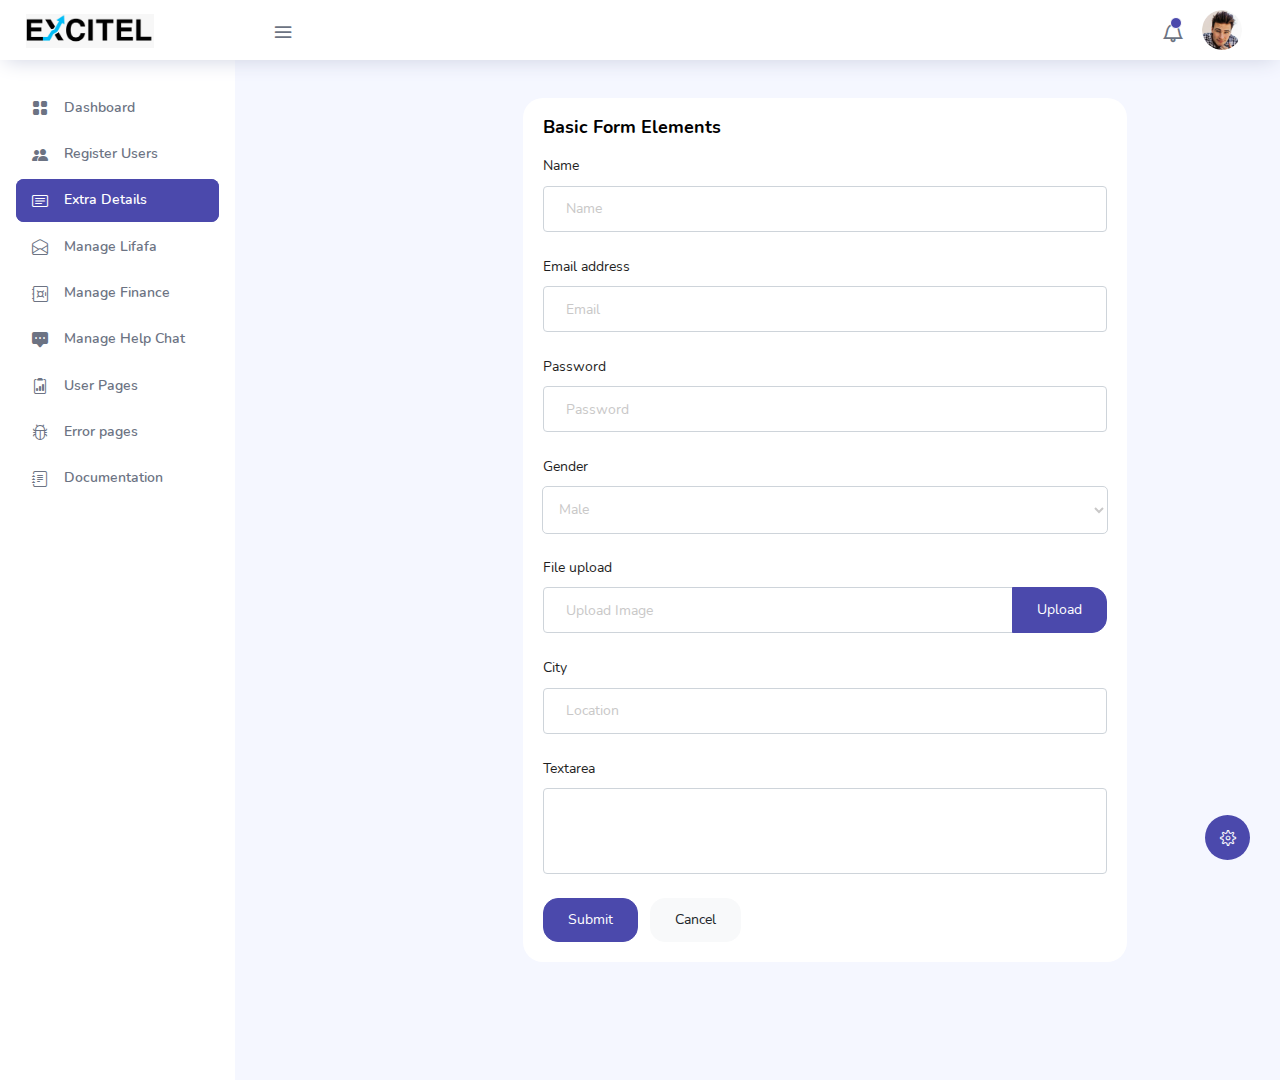
<file: pages/forms/basic_elements.html>
<!DOCTYPE html>
<html lang="en">

<head>
  <link rel="stylesheet" href="https://cdn.jsdelivr.net/npm/bootstrap-icons@1.9.1/font/bootstrap-icons.css">
  <!-- Required meta tags -->
  <meta charset="utf-8">
  <meta name="viewport" content="width=device-width, initial-scale=1, shrink-to-fit=no">
  <title>Skydash Admin</title>
  <!-- plugins:css -->
  <link rel="stylesheet" href="../../vendors/feather/feather.css">
  <link rel="stylesheet" href="../../vendors/ti-icons/css/themify-icons.css">
  <link rel="stylesheet" href="../../vendors/css/vendor.bundle.base.css">
  <!-- endinject -->
  <!-- Plugin css for this page -->
  <link rel="stylesheet" href="../../vendors/select2/select2.min.css">
  <link rel="stylesheet" href="../../vendors/select2-bootstrap-theme/select2-bootstrap.min.css">
  <!-- End plugin css for this page -->
  <!-- inject:css -->
  <link rel="stylesheet" href="../../css/vertical-layout-light/style.css">
  <!-- endinject -->
  <link rel="shortcut icon" href="../../images/favicon.png" />
</head>

<body>
  <div class="container-scroller">
    <!-- partial:../../partials/_navbar.html -->
    <nav class="navbar col-lg-12 col-12 p-0 fixed-top d-flex flex-row">
      <div class="text-center navbar-brand-wrapper d-flex align-items-center justify-content-center">
        <a class="navbar-brand brand-logo mr-5" href="../../index.html"><img src="../../images/WhatsApp Image 2022-09-20 at 4.01.21 PM.jpeg" class="mr-2" alt="logo"/></a>
        <a class="navbar-brand brand-logo-mini" href="../../index.html"><img src="../../images/WhatsApp Image 2022-09-20 at 4.01.21 PM.jpeg" alt="logo"/></a>
      </div>
      <div class="navbar-menu-wrapper d-flex align-items-center justify-content-end">
        <button class="navbar-toggler navbar-toggler align-self-center" type="button" data-toggle="minimize">
          <span class="icon-menu"></span>
        </button>
        <ul class="navbar-nav mr-lg-2">
          <li class="nav-item nav-search d-none d-lg-block">
            <div class="input-group">
              <div class="input-group-prepend hover-cursor" id="navbar-search-icon">
                <span class="input-group-text" id="search">
                  <!-- <i class="icon-search"></i> -->
                </span>
              </div>
              <!-- <input type="text" class="form-control" id="navbar-search-input" placeholder="Search now" aria-label="search" aria-describedby="search"> -->
            </div>
          </li>
        </ul>
        <ul class="navbar-nav navbar-nav-right">
          <li class="nav-item dropdown">
            <a class="nav-link count-indicator dropdown-toggle" id="notificationDropdown" href="#" data-toggle="dropdown">
              <i class="icon-bell mx-0"></i>
              <span class="count"></span>
            </a>
            <div class="dropdown-menu dropdown-menu-right navbar-dropdown preview-list" aria-labelledby="notificationDropdown">
              <p class="mb-0 font-weight-normal float-left dropdown-header">Notifications</p>
              <a class="dropdown-item preview-item">
                <div class="preview-thumbnail">
                  <div class="preview-icon bg-success">
                    <i class="ti-info-alt mx-0"></i>
                  </div>
                </div>
                <div class="preview-item-content">
                  <h6 class="preview-subject font-weight-normal">Application Error</h6>
                  <p class="font-weight-light small-text mb-0 text-muted">
                    Just now
                  </p>
                </div>
              </a>
              <a class="dropdown-item preview-item">
                <div class="preview-thumbnail">
                  <div class="preview-icon bg-warning">
                    <i class="ti-settings mx-0"></i>
                  </div>
                </div>
                <div class="preview-item-content">
                  <h6 class="preview-subject font-weight-normal">Settings</h6>
                  <p class="font-weight-light small-text mb-0 text-muted">
                    Private message
                  </p>
                </div>
              </a>
              <a class="dropdown-item preview-item">
                <div class="preview-thumbnail">
                  <div class="preview-icon bg-info">
                    <i class="ti-user mx-0"></i>
                  </div>
                </div>
                <div class="preview-item-content">
                  <h6 class="preview-subject font-weight-normal">New user registration</h6>
                  <p class="font-weight-light small-text mb-0 text-muted">
                    2 days ago
                  </p>
                </div>
              </a>
            </div>
          </li>
          <li class="nav-item nav-profile dropdown">
            <a class="nav-link dropdown-toggle" href="#" data-toggle="dropdown" id="profileDropdown">
              <img src="../../images/faces/face28.jpg" alt="profile"/>
            </a>
            <div class="dropdown-menu dropdown-menu-right navbar-dropdown" aria-labelledby="profileDropdown">
              <a class="dropdown-item">
                <i class="ti-settings text-primary"></i>
                Settings
              </a>
              <a class="dropdown-item">
                <i class="ti-power-off text-primary"></i>
                Logout
              </a>
            </div>
          </li>
          <!-- <li class="nav-item nav-settings d-none d-lg-flex">
            <a class="nav-link" href="#">
              <i class="icon-ellipsis"></i>
            </a>
          </li> -->
        </ul>
        <button class="navbar-toggler navbar-toggler-right d-lg-none align-self-center" type="button" data-toggle="offcanvas">
          <span class="icon-menu"></span>
        </button>
      </div>
    </nav>
    <!-- partial -->
    <div class="container-fluid page-body-wrapper">
      <!-- partial:../../partials/_settings-panel.html -->
      <div class="theme-setting-wrapper">
        <div id="settings-trigger"><i class="ti-settings"></i></div>
        <div id="theme-settings" class="settings-panel">
          <i class="settings-close ti-close"></i>
          <p class="settings-heading">SIDEBAR SKINS</p>
          <div class="sidebar-bg-options selected" id="sidebar-light-theme"><div class="img-ss rounded-circle bg-light border mr-3"></div>Light</div>
          <div class="sidebar-bg-options" id="sidebar-dark-theme"><div class="img-ss rounded-circle bg-dark border mr-3"></div>Dark</div>
          <p class="settings-heading mt-2">HEADER SKINS</p>
          <div class="color-tiles mx-0 px-4">
            <div class="tiles success"></div>
            <div class="tiles warning"></div>
            <div class="tiles danger"></div>
            <div class="tiles info"></div>
            <div class="tiles dark"></div>
            <div class="tiles default"></div>
          </div>
        </div>
      </div>
      <div id="right-sidebar" class="settings-panel">
        <i class="settings-close ti-close"></i>
        <ul class="nav nav-tabs border-top" id="setting-panel" role="tablist">
          <li class="nav-item">
            <a class="nav-link active" id="todo-tab" data-toggle="tab" href="#todo-section" role="tab" aria-controls="todo-section" aria-expanded="true">TO DO LIST</a>
          </li>
          <li class="nav-item">
            <a class="nav-link" id="chats-tab" data-toggle="tab" href="#chats-section" role="tab" aria-controls="chats-section">CHATS</a>
          </li>
        </ul>
        <div class="tab-content" id="setting-content">
          <div class="tab-pane fade show active scroll-wrapper" id="todo-section" role="tabpanel" aria-labelledby="todo-section">
            <div class="add-items d-flex px-3 mb-0">
              <form class="form w-100">
                <div class="form-group d-flex">
                  <input type="text" class="form-control todo-list-input" placeholder="Add To-do">
                  <button type="submit" class="add btn btn-primary todo-list-add-btn" id="add-task">Add</button>
                </div>
              </form>
            </div>
            <div class="list-wrapper px-3">
              <ul class="d-flex flex-column-reverse todo-list">
                <li>
                  <div class="form-check">
                    <label class="form-check-label">
                      <input class="checkbox" type="checkbox">
                      Team review meeting at 3.00 PM
                    </label>
                  </div>
                  <i class="remove ti-close"></i>
                </li>
                <li>
                  <div class="form-check">
                    <label class="form-check-label">
                      <input class="checkbox" type="checkbox">
                      Prepare for presentation
                    </label>
                  </div>
                  <i class="remove ti-close"></i>
                </li>
                <li>
                  <div class="form-check">
                    <label class="form-check-label">
                      <input class="checkbox" type="checkbox">
                      Resolve all the low priority tickets due today
                    </label>
                  </div>
                  <i class="remove ti-close"></i>
                </li>
                <li class="completed">
                  <div class="form-check">
                    <label class="form-check-label">
                      <input class="checkbox" type="checkbox" checked>
                      Schedule meeting for next week
                    </label>
                  </div>
                  <i class="remove ti-close"></i>
                </li>
                <li class="completed">
                  <div class="form-check">
                    <label class="form-check-label">
                      <input class="checkbox" type="checkbox" checked>
                      Project review
                    </label>
                  </div>
                  <i class="remove ti-close"></i>
                </li>
              </ul>
            </div>
            <h4 class="px-3 text-muted mt-5 font-weight-light mb-0">Events</h4>
            <div class="events pt-4 px-3">
              <div class="wrapper d-flex mb-2">
                <i class="ti-control-record text-primary mr-2"></i>
                <span>Feb 11 2018</span>
              </div>
              <p class="mb-0 font-weight-thin text-gray">Creating component page build a js</p>
              <p class="text-gray mb-0">The total number of sessions</p>
            </div>
            <div class="events pt-4 px-3">
              <div class="wrapper d-flex mb-2">
                <i class="ti-control-record text-primary mr-2"></i>
                <span>Feb 7 2018</span>
              </div>
              <p class="mb-0 font-weight-thin text-gray">Meeting with Alisa</p>
              <p class="text-gray mb-0 ">Call Sarah Graves</p>
            </div>
          </div>
          <!-- To do section tab ends -->
          <div class="tab-pane fade" id="chats-section" role="tabpanel" aria-labelledby="chats-section">
            <div class="d-flex align-items-center justify-content-between border-bottom">
              <p class="settings-heading border-top-0 mb-3 pl-3 pt-0 border-bottom-0 pb-0">Friends</p>
              <small class="settings-heading border-top-0 mb-3 pt-0 border-bottom-0 pb-0 pr-3 font-weight-normal">See All</small>
            </div>
            <ul class="chat-list">
              <li class="list active">
                <div class="profile"><img src="../../images/faces/face1.jpg" alt="image"><span class="online"></span></div>
                <div class="info">
                  <p>Thomas Douglas</p>
                  <p>Available</p>
                </div>
                <small class="text-muted my-auto">19 min</small>
              </li>
              <li class="list">
                <div class="profile"><img src="../../images/faces/face2.jpg" alt="image"><span class="offline"></span></div>
                <div class="info">
                  <div class="wrapper d-flex">
                    <p>Catherine</p>
                  </div>
                  <p>Away</p>
                </div>
                <div class="badge badge-success badge-pill my-auto mx-2">4</div>
                <small class="text-muted my-auto">23 min</small>
              </li>
              <li class="list">
                <div class="profile"><img src="../../images/faces/face3.jpg" alt="image"><span class="online"></span></div>
                <div class="info">
                  <p>Daniel Russell</p>
                  <p>Available</p>
                </div>
                <small class="text-muted my-auto">14 min</small>
              </li>
              <li class="list">
                <div class="profile"><img src="../../images/faces/face4.jpg" alt="image"><span class="offline"></span></div>
                <div class="info">
                  <p>James Richardson</p>
                  <p>Away</p>
                </div>
                <small class="text-muted my-auto">2 min</small>
              </li>
              <li class="list">
                <div class="profile"><img src="../../images/faces/face5.jpg" alt="image"><span class="online"></span></div>
                <div class="info">
                  <p>Madeline Kennedy</p>
                  <p>Available</p>
                </div>
                <small class="text-muted my-auto">5 min</small>
              </li>
              <li class="list">
                <div class="profile"><img src="../../images/faces/face6.jpg" alt="image"><span class="online"></span></div>
                <div class="info">
                  <p>Sarah Graves</p>
                  <p>Available</p>
                </div>
                <small class="text-muted my-auto">47 min</small>
              </li>
            </ul>
          </div>
          <!-- chat tab ends -->
        </div>
      </div>
      <!-- partial -->
      <!-- partial:../../partials/_sidebar.html -->
      <nav class="sidebar sidebar-offcanvas" id="sidebar">
        <ul class="nav">
          <li class="nav-item">
            <a class="nav-link" href="../../index.html">
              <i class="bi bi-grid-fill menu-icon"></i>
              <span class="menu-title">Dashboard</span>
            </a>
          </li>
          <li class="nav-item">
            <a class="nav-link"  href="/pages/ui-features/buttons.html">
              <i class="bi bi-people-fill men menu-icon"></i>
              <span class="menu-title">Register Users</span>
              <!-- <i class="menu-arrow"></i> -->
            </a>
            <!-- <div class="collapse" id="ui-basic">
              <ul class="nav flex-column sub-menu">
                <li class="nav-item"> <a class="nav-link" href="../../pages/ui-features/buttons.html">Buttons</a></li>
                <li class="nav-item"> <a class="nav-link" href="../../pages/ui-features/dropdowns.html">Dropdowns</a></li>
                <li class="nav-item"> <a class="nav-link" href="../../pages/ui-features/typography.html">Typography</a></li>
              </ul>
            </div> -->
          </li>
          <li class="nav-item">
             <a class="nav-link" href="/pages/forms/basic_elements.html"> 
              
              <i class="bi bi-card-text menu-icon"></i>
              <span class="menu-title">Extra Details</span>
              <!-- <i class="menu-arrow"></i> -->
            </a>
          
            <!-- <div class="collapse" id="form-elements">
              <ul class="nav flex-column sub-menu"> -->
                <!-- <li class="nav-item"><a class="nav-link" href="../../pages/forms/basic_elements.html">Basic Elements</a></li> -->
              <!-- </ul>
            </div> -->
          </li> 
          <li class="nav-item">
            <a class="nav-link" data-toggle="collapse" href="#charts" aria-expanded="false" aria-controls="charts">
              <i class="bi bi-envelope-open menu-icon"></i>
              <span class="menu-title">Manage Lifafa</span>
              <!-- <i class="menu-arrow"></i> -->
            </a>
            <div class="collapse" id="charts">
              <ul class="nav flex-column sub-menu">
                <!-- <li class="nav-item"> <a class="nav-link" href="../../pages/charts/chartjs.html">ChartJs</a></li> -->
              </ul>
            </div>
          </li>
          <li class="nav-item">
            <a class="nav-link" data-toggle="collapse" href="#tables" aria-expanded="false" aria-controls="tables">
              <i class="bi bi-safe menu-icon"></i>
              <span class="menu-title">Manage Finance</span>
              <!-- <i class="menu-arrow"></i> -->
            </a>
            <div class="collapse" id="tables">
              <ul class="nav flex-column sub-menu">
                <!-- <li class="nav-item"> <a class="nav-link" href="../../pages/tables/basic-table.html">Basic table</a></li> -->
              </ul>
            </div>
          </li>
          <li class="nav-item">
            <a class="nav-link" data-toggle="collapse" href="#icons" aria-expanded="false" aria-controls="icons">
              <i class="bi bi-chat-square-dots-fill menu-icon"></i>
              <span class="menu-title">Manage Help Chat</span>
              <!-- <i class="menu-arrow"></i> -->
            </a>
            <div class="collapse" id="icons">
              <ul class="nav flex-column sub-menu">
                <!-- <li class="nav-item"> <a class="nav-link" href="../../pages/icons/mdi.html">Mdi icons</a></li> -->
              </ul>
            </div>
          </li>
          <li class="nav-item">
            <a class="nav-link" data-toggle="collapse" href="#auth" aria-expanded="false" aria-controls="auth">
              <i class="bi bi-clipboard2-data menu-icon"></i>
              <span class="menu-title">User Pages</span>
              <!-- <i class="menu-arrow"></i> -->
            </a>
            <div class="collapse" id="auth">
              <ul class="nav flex-column sub-menu">
                <li class="nav-item"> <a class="nav-link" href="../../pages/samples/login.html"> Login </a></li>
                <li class="nav-item"> <a class="nav-link" href="../../pages/samples/register.html"> Register </a></li>
              </ul>
            </div>
          </li>
          <li class="nav-item">
            <a class="nav-link" data-toggle="collapse" href="#error" aria-expanded="false" aria-controls="error">
              <i class="bi bi-bug menu-icon"></i>
              <span class="menu-title">Error pages</span>
              <!-- <i class="menu-arrow"></i> -->
            </a>
            <div class="collapse" id="error">
              <ul class="nav flex-column sub-menu">
                <li class="nav-item"> <a class="nav-link" href="../../pages/samples/error-404.html"> 404 </a></li>
                <li class="nav-item"> <a class="nav-link" href="../../pages/samples/error-500.html"> 500 </a></li>
              </ul>
            </div>
          </li>
          <li class="nav-item">
            <a class="nav-link" href="../../pages/documentation/documentation.html">
              <i class="bi bi-journal-text menu-icon"></i>
              <span class="menu-title">Documentation</span>
            </a>
          </li>
        </ul>
      </nav>
      <!-- partial -->
      <div class="main-panel">        
        <div class="content-wrapper">
          <div class="row">
            <div class="col-md-6 grid-margin stretch-card">
              <!-- <div class="card">
                <div class="card-body">
                  <h4 class="card-title">Default form</h4>
                  <p class="card-description">
                    Basic form layout
                  </p>
                  <form class="forms-sample">
                    <div class="form-group">
                      <label for="exampleInputUsername1">Username</label>
                      <input type="text" class="form-control" id="exampleInputUsername1" placeholder="Username">
                    </div>
                    <div class="form-group">
                      <label for="exampleInputEmail1">Email address</label>
                      <input type="email" class="form-control" id="exampleInputEmail1" placeholder="Email">
                    </div>
                    <div class="form-group">
                      <label for="exampleInputPassword1">Password</label>
                      <input type="password" class="form-control" id="exampleInputPassword1" placeholder="Password">
                    </div>
                    <div class="form-group">
                      <label for="exampleInputConfirmPassword1">Confirm Password</label>
                      <input type="password" class="form-control" id="exampleInputConfirmPassword1" placeholder="Password">
                    </div>
                    <div class="form-check form-check-flat form-check-primary">
                      <label class="form-check-label">
                        <input type="checkbox" class="form-check-input">
                        Remember me
                      </label>
                    </div>
                    <button type="submit" class="btn btn-primary mr-2">Submit</button>
                    <button class="btn btn-light">Cancel</button>
                  </form>
                </div>
              </div>
            </div> -->
            <div class="col-md-6 grid-margin stretch-card">
              <!-- <div class="card">
                <div class="card-body">
                  <h4 class="card-title">Horizontal Form</h4>
                  <p class="card-description">
                    Horizontal form layout
                  </p>
                  <form class="forms-sample">
                    <div class="form-group row">
                      <label for="exampleInputUsername2" class="col-sm-3 col-form-label">Email</label>
                      <div class="col-sm-9">
                        <input type="text" class="form-control" id="exampleInputUsername2" placeholder="Username">
                      </div>
                    </div>
                    <div class="form-group row">
                      <label for="exampleInputEmail2" class="col-sm-3 col-form-label">Email</label>
                      <div class="col-sm-9">
                        <input type="email" class="form-control" id="exampleInputEmail2" placeholder="Email">
                      </div>
                    </div>
                    <div class="form-group row">
                      <label for="exampleInputMobile" class="col-sm-3 col-form-label">Mobile</label>
                      <div class="col-sm-9">
                        <input type="text" class="form-control" id="exampleInputMobile" placeholder="Mobile number">
                      </div>
                    </div>
                    <div class="form-group row">
                      <label for="exampleInputPassword2" class="col-sm-3 col-form-label">Password</label>
                      <div class="col-sm-9">
                        <input type="password" class="form-control" id="exampleInputPassword2" placeholder="Password">
                      </div>
                    </div>
                    <div class="form-group row">
                      <label for="exampleInputConfirmPassword2" class="col-sm-3 col-form-label">Re Password</label>
                      <div class="col-sm-9">
                        <input type="password" class="form-control" id="exampleInputConfirmPassword2" placeholder="Password">
                      </div>
                    </div>
                    <div class="form-check form-check-flat form-check-primary">
                      <label class="form-check-label">
                        <input type="checkbox" class="form-check-input">
                        Remember me
                      </label>
                    </div>
                    <button type="submit" class="btn btn-primary mr-2">Submit</button>
                    <button class="btn btn-light">Cancel</button>
                  </form>
                </div>
              </div> -->
            </div>
            <div class="col-12 grid-margin stretch-card">
              <div class="card">
                <div class="card-body">
                  <h4 class="card-title">Basic form elements</h4>
                  <p class="card-description">
                    <!-- Basic form elements -->
                  </p>
                  <form class="forms-sample">
                    <div class="form-group">
                      <label for="exampleInputName1">Name</label>
                      <input type="text" class="form-control" id="exampleInputName1" placeholder="Name">
                    </div>
                    <div class="form-group">
                      <label for="exampleInputEmail3">Email address</label>
                      <input type="email" class="form-control" id="exampleInputEmail3" placeholder="Email">
                    </div>
                    <div class="form-group">
                      <label for="exampleInputPassword4">Password</label>
                      <input type="password" class="form-control" id="exampleInputPassword4" placeholder="Password">
                    </div>
                    <div class="form-group">
                      <label for="exampleSelectGender">Gender</label>
                        <select class="form-control" id="exampleSelectGender">
                          <option>Male</option>
                          <option>Female</option>
                        </select>
                      </div>
                    <div class="form-group">
                      <label>File upload</label>
                      <input type="file" name="img[]" class="file-upload-default">
                      <div class="input-group col-xs-12">
                        <input type="text" class="form-control file-upload-info" disabled placeholder="Upload Image">
                        <span class="input-group-append">
                          <button class="file-upload-browse btn btn-primary" type="button">Upload</button>
                        </span>
                      </div>
                    </div>
                    <div class="form-group">
                      <label for="exampleInputCity1">City</label>
                      <input type="text" class="form-control" id="exampleInputCity1" placeholder="Location">
                    </div>
                    <div class="form-group">
                      <label for="exampleTextarea1">Textarea</label>
                      <textarea class="form-control" id="exampleTextarea1" rows="4"></textarea>
                    </div>
                    <button type="submit" class="btn btn-primary mr-2">Submit</button>
                    <button class="btn btn-light">Cancel</button>
                  </form>
                </div>
              </div>
            </div>
            <div class="col-md-6 grid-margin stretch-card">
              <!-- <div class="card">
                <div class="card-body">
                  <h4 class="card-title">Input size</h4>
                  <p class="card-description">
                    Add classes like <code>.form-control-lg</code> and <code>.form-control-sm</code>.
                  </p>
                  <div class="form-group">
                    <label>Large input</label>
                    <input type="text" class="form-control form-control-lg" placeholder="Username" aria-label="Username">
                  </div>
                  <div class="form-group">
                    <label>Default input</label>
                    <input type="text" class="form-control" placeholder="Username" aria-label="Username">
                  </div>
                  <div class="form-group">
                    <label>Small input</label>
                    <input type="text" class="form-control form-control-sm" placeholder="Username" aria-label="Username">
                  </div>
                </div>
              </div>
            </div>
            <div class="col-md-6 grid-margin stretch-card">
              <div class="card">
                <div class="card-body">
                  <h4 class="card-title">Select size</h4>
                  <p class="card-description">
                    Add classes like <code>.form-control-lg</code> and <code>.form-control-sm</code>.                    
                  </p>
                  <div class="form-group">
                    <label for="exampleFormControlSelect1">Large select</label>
                    <select class="form-control form-control-lg" id="exampleFormControlSelect1">
                      <option>1</option>
                      <option>2</option>
                      <option>3</option>
                      <option>4</option>
                      <option>5</option>
                    </select>
                  </div>
                  <div class="form-group">
                    <label for="exampleFormControlSelect2">Default select</label>
                    <select class="form-control" id="exampleFormControlSelect2">
                      <option>1</option>
                      <option>2</option>
                      <option>3</option>
                      <option>4</option>
                      <option>5</option>
                    </select>
                  </div>
                  <div class="form-group">
                    <label for="exampleFormControlSelect3">Small select</label>
                    <select class="form-control form-control-sm" id="exampleFormControlSelect3">
                      <option>1</option>
                      <option>2</option>
                      <option>3</option>
                      <option>4</option>
                      <option>5</option>
                    </select>
                  </div>
                </div>
              </div>
            </div>
            <div class="col-md-6 grid-margin stretch-card">
              <div class="card">
                <div class="card-body">
                  <h4 class="card-title">Basic input groups</h4>
                  <p class="card-description">
                    Basic bootstrap input groups
                  </p>
                  <div class="form-group">
                    <div class="input-group">
                      <div class="input-group-prepend">
                        <span class="input-group-text">@</span>
                      </div>
                      <input type="text" class="form-control" placeholder="Username" aria-label="Username">
                    </div>
                  </div>
                  <div class="form-group">
                    <div class="input-group">
                      <div class="input-group-prepend">
                        <span class="input-group-text bg-primary text-white">$</span>
                      </div>
                      <input type="text" class="form-control" aria-label="Amount (to the nearest dollar)">
                      <div class="input-group-append">
                        <span class="input-group-text">.00</span>
                      </div>
                    </div>
                  </div>
                  <div class="form-group">
                    <div class="input-group">
                      <div class="input-group-prepend">
                        <span class="input-group-text">$</span>
                      </div>
                      <div class="input-group-prepend">
                        <span class="input-group-text">0.00</span>
                      </div>
                      <input type="text" class="form-control" aria-label="Amount (to the nearest dollar)">
                    </div>
                  </div>
                  <div class="form-group">
                    <div class="input-group">
                      <input type="text" class="form-control" placeholder="Recipient's username" aria-label="Recipient's username">
                      <div class="input-group-append">
                        <button class="btn btn-sm btn-primary" type="button">Search</button>
                      </div>
                    </div>
                  </div>
                  <div class="form-group">
                    <div class="input-group">
                      <div class="input-group-prepend">
                        <button class="btn btn-sm btn-outline-primary dropdown-toggle" type="button" data-toggle="dropdown" aria-haspopup="true" aria-expanded="false">Dropdown</button>
                        <div class="dropdown-menu">
                          <a class="dropdown-item" href="#">Action</a>
                          <a class="dropdown-item" href="#">Another action</a>
                          <a class="dropdown-item" href="#">Something else here</a>
                          <div role="separator" class="dropdown-divider"></div>
                          <a class="dropdown-item" href="#">Separated link</a>
                        </div>
                      </div>
                      <input type="text" class="form-control" aria-label="Text input with dropdown button">
                    </div>
                  </div>
                  <div class="form-group">
                    <div class="input-group">
                      <input type="text" class="form-control" placeholder="Find in facebook" aria-label="Recipient's username">
                      <div class="input-group-append">
                        <button class="btn btn-sm btn-facebook" type="button">
                          <i class="ti-facebook"></i>
                        </button>
                      </div>
                    </div>
                  </div>
                </div>
              </div>
            </div>
            <div class="col-md-6 grid-margin stretch-card">
              <div class="card">
                <div class="card-body">
                  <h4 class="card-title">Checkbox Controls</h4>
                  <p class="card-description">Checkbox and radio controls (default appearance is in primary color)</p>
                  <form>
                    <div class="row">
                      <div class="col-md-6">
                        <div class="form-group">
                          <div class="form-check">
                            <label class="form-check-label">
                              <input type="checkbox" class="form-check-input">
                              Default
                            </label>
                          </div>
                          <div class="form-check">
                            <label class="form-check-label">
                              <input type="checkbox" class="form-check-input" checked>
                              Checked
                            </label>
                          </div>
                          <div class="form-check">
                            <label class="form-check-label">
                              <input type="checkbox" class="form-check-input" disabled>
                              Disabled
                            </label>
                          </div>
                          <div class="form-check">
                            <label class="form-check-label">
                              <input type="checkbox" class="form-check-input" disabled checked>
                              Disabled checked
                            </label>
                          </div>
                        </div>
                      </div>
                      <div class="col-md-6">
                        <div class="form-group">
                          <div class="form-check">
                            <label class="form-check-label">
                              <input type="radio" class="form-check-input" name="optionsRadios" id="optionsRadios1" value="">
                              Default
                            </label>
                          </div>
                          <div class="form-check">
                            <label class="form-check-label">
                              <input type="radio" class="form-check-input" name="optionsRadios" id="optionsRadios2" value="option2" checked>
                              Selected
                            </label>
                          </div>
                          <div class="form-check">
                            <label class="form-check-label">
                              <input type="radio" class="form-check-input" name="optionsRadios2" id="optionsRadios3" value="option3" disabled>
                              Disabled
                            </label>
                          </div>
                          <div class="form-check">
                            <label class="form-check-label">
                              <input type="radio" class="form-check-input" name="optionsRadio2" id="optionsRadios4" value="option4" disabled checked>
                              Selected and disabled
                            </label>
                          </div>
                        </div>
                      </div>
                    </div>
                  </form>
                </div>
                <div class="card-body">
                  <p class="card-description">Add class <code>.form-check-{color}</code> for checkbox and radio controls in theme colors</p>
                  <form>
                    <div class="row">
                      <div class="col-md-6">
                        <div class="form-group">
                          <div class="form-check form-check-primary">
                            <label class="form-check-label">
                              <input type="checkbox" class="form-check-input" checked>
                              Primary
                            </label>
                          </div>
                          <div class="form-check form-check-success">
                            <label class="form-check-label">
                              <input type="checkbox" class="form-check-input" checked>
                              Success
                            </label>
                          </div>
                          <div class="form-check form-check-info">
                            <label class="form-check-label">
                              <input type="checkbox" class="form-check-input" checked>
                              Info
                            </label>
                          </div>
                          <div class="form-check form-check-danger">
                            <label class="form-check-label">
                              <input type="checkbox" class="form-check-input" checked>
                              Danger
                            </label>
                          </div>
                          <div class="form-check form-check-warning">
                            <label class="form-check-label">
                              <input type="checkbox" class="form-check-input" checked>
                              Warning
                            </label>
                          </div>
                        </div>
                      </div>
                      <div class="col-md-6">
                        <div class="form-group">
                          <div class="form-check form-check-primary">
                            <label class="form-check-label">
                              <input type="radio" class="form-check-input" name="ExampleRadio1" id="ExampleRadio1" checked>
                              Primary
                            </label>
                          </div>
                          <div class="form-check form-check-success">
                            <label class="form-check-label">
                              <input type="radio" class="form-check-input" name="ExampleRadio2" id="ExampleRadio2" checked>
                              Success
                            </label>
                          </div>
                          <div class="form-check form-check-info">
                            <label class="form-check-label">
                              <input type="radio" class="form-check-input" name="ExampleRadio3" id="ExampleRadio3" checked>
                              Info
                            </label>
                          </div>
                          <div class="form-check form-check-danger">
                            <label class="form-check-label">
                              <input type="radio" class="form-check-input" name="ExampleRadio4" id="ExampleRadio4" checked>
                              Danger
                            </label>
                          </div>
                          <div class="form-check form-check-warning">
                            <label class="form-check-label">
                              <input type="radio" class="form-check-input" name="ExampleRadio5" id="ExampleRadio5" checked>
                              Warning
                            </label>
                          </div>
                        </div>
                      </div>
                    </div>
                  </form>
                </div>
              </div>
            </div>
            <div class="col-12 grid-margin stretch-card">
              <div class="card">
                <div class="card-body">
                  <h4 class="card-title">Inline forms</h4>
                  <p class="card-description">
                    Use the <code>.form-inline</code> class to display a series of labels, form controls, and buttons on a single horizontal row
                  </p>
                  <form class="form-inline">
                    <label class="sr-only" for="inlineFormInputName2">Name</label>
                    <input type="text" class="form-control mb-2 mr-sm-2" id="inlineFormInputName2" placeholder="Jane Doe">
                  
                    <label class="sr-only" for="inlineFormInputGroupUsername2">Username</label>
                    <div class="input-group mb-2 mr-sm-2">
                      <div class="input-group-prepend">
                        <div class="input-group-text">@</div>
                      </div>
                      <input type="text" class="form-control" id="inlineFormInputGroupUsername2" placeholder="Username">
                    </div>
                    <div class="form-check mx-sm-2">
                      <label class="form-check-label">
                        <input type="checkbox" class="form-check-input" checked>
                        Remember me
                      </label>
                    </div>
                    <button type="submit" class="btn btn-primary mb-2">Submit</button>
                  </form>
                </div>
              </div>
            </div>
            <div class="col-12 grid-margin">
              <div class="card">
                <div class="card-body">
                  <h4 class="card-title">Horizontal Two column</h4>
                  <form class="form-sample">
                    <p class="card-description">
                      Personal info
                    </p>
                    <div class="row">
                      <div class="col-md-6">
                        <div class="form-group row">
                          <label class="col-sm-3 col-form-label">First Name</label>
                          <div class="col-sm-9">
                            <input type="text" class="form-control" />
                          </div>
                        </div>
                      </div>
                      <div class="col-md-6">
                        <div class="form-group row">
                          <label class="col-sm-3 col-form-label">Last Name</label>
                          <div class="col-sm-9">
                            <input type="text" class="form-control" />
                          </div>
                        </div>
                      </div>
                    </div>
                    <div class="row">
                      <div class="col-md-6">
                        <div class="form-group row">
                          <label class="col-sm-3 col-form-label">Gender</label>
                          <div class="col-sm-9">
                            <select class="form-control">
                              <option>Male</option>
                              <option>Female</option>
                            </select>
                          </div>
                        </div>
                      </div>
                      <div class="col-md-6">
                        <div class="form-group row">
                          <label class="col-sm-3 col-form-label">Date of Birth</label>
                          <div class="col-sm-9">
                            <input class="form-control" placeholder="dd/mm/yyyy"/>
                          </div>
                        </div>
                      </div>
                    </div>
                    <div class="row">
                      <div class="col-md-6">
                        <div class="form-group row">
                          <label class="col-sm-3 col-form-label">Category</label>
                          <div class="col-sm-9">
                            <select class="form-control">
                              <option>Category1</option>
                              <option>Category2</option>
                              <option>Category3</option>
                              <option>Category4</option>
                            </select>
                          </div>
                        </div>
                      </div>
                      <div class="col-md-6">
                        <div class="form-group row">
                          <label class="col-sm-3 col-form-label">Membership</label>
                          <div class="col-sm-4">
                            <div class="form-check">
                              <label class="form-check-label">
                                <input type="radio" class="form-check-input" name="membershipRadios" id="membershipRadios1" value="" checked>
                                Free
                              </label>
                            </div>
                          </div>
                          <div class="col-sm-5">
                            <div class="form-check">
                              <label class="form-check-label">
                                <input type="radio" class="form-check-input" name="membershipRadios" id="membershipRadios2" value="option2">
                                Professional
                              </label>
                            </div>
                          </div>
                        </div>
                      </div>
                    </div>
                    <p class="card-description">
                      Address
                    </p>
                    <div class="row">
                      <div class="col-md-6">
                        <div class="form-group row">
                          <label class="col-sm-3 col-form-label">Address 1</label>
                          <div class="col-sm-9">
                            <input type="text" class="form-control" />
                          </div>
                        </div>
                      </div>
                      <div class="col-md-6">
                        <div class="form-group row">
                          <label class="col-sm-3 col-form-label">State</label>
                          <div class="col-sm-9">
                            <input type="text" class="form-control" />
                          </div>
                        </div>
                      </div>
                    </div>
                    <div class="row">
                      <div class="col-md-6">
                        <div class="form-group row">
                          <label class="col-sm-3 col-form-label">Address 2</label>
                          <div class="col-sm-9">
                            <input type="text" class="form-control" />
                          </div>
                        </div>
                      </div>
                      <div class="col-md-6">
                        <div class="form-group row">
                          <label class="col-sm-3 col-form-label">Postcode</label>
                          <div class="col-sm-9">
                            <input type="text" class="form-control" />
                          </div>
                        </div>
                      </div>
                    </div>
                    <div class="row">
                      <div class="col-md-6">
                        <div class="form-group row">
                          <label class="col-sm-3 col-form-label">City</label>
                          <div class="col-sm-9">
                            <input type="text" class="form-control" />
                          </div>
                        </div>
                      </div>
                      <div class="col-md-6">
                        <div class="form-group row">
                          <label class="col-sm-3 col-form-label">Country</label>
                          <div class="col-sm-9">
                            <select class="form-control">
                              <option>America</option>
                              <option>Italy</option>
                              <option>Russia</option>
                              <option>Britain</option>
                            </select>
                          </div>
                        </div>
                      </div>
                    </div>
                  </form>
                </div>
              </div>
            </div>
            <div class="col-md-6 grid-margin stretch-card">
              <div class="card">
                <div class="card-body">
                  <h4 class="card-title">Select 2</h4>
                  <div class="form-group">
                    <label>Single select box using select 2</label>
                    <select class="js-example-basic-single w-100">
                      <option value="AL">Alabama</option>
                      <option value="WY">Wyoming</option>
                      <option value="AM">America</option>
                      <option value="CA">Canada</option>
                      <option value="RU">Russia</option>
                    </select>
                  </div>
                  <div class="form-group">
                    <label>Multiple select using select 2</label>
                    <select class="js-example-basic-multiple w-100" multiple="multiple">
                      <option value="AL">Alabama</option>
                      <option value="WY">Wyoming</option>
                      <option value="AM">America</option>
                      <option value="CA">Canada</option>
                      <option value="RU">Russia</option>
                    </select>
                  </div>
                </div>
              </div>
            </div>
            <div class="col-md-6 grid-margin stretch-card">
              <div class="card">
                <div class="card-body">
                  <h4 class="card-title">Typeahead</h4>
                  <p class="card-description">
                    A simple suggestion engine
                  </p>
                  <div class="form-group row">
                    <div class="col">
                      <label>Basic</label>
                      <div id="the-basics">
                        <input class="typeahead" type="text" placeholder="States of USA">
                      </div>
                    </div>
                    <div class="col">
                      <label>Bloodhound</label>
                      <div id="bloodhound">
                        <input class="typeahead" type="text" placeholder="States of USA">
                      </div>
                    </div>
                  </div>
                </div>
              </div>
            </div>
          </div>
        </div> -->
        <!-- content-wrapper ends -->
        <!-- partial:../../partials/_footer.html -->
        <!-- <footer class="footer">
          <div class="d-sm-flex justify-content-center justify-content-sm-between">
            <span class="text-muted text-center text-sm-left d-block d-sm-inline-block">Copyright © 2021.  Premium <a href="https://www.bootstrapdash.com/" target="_blank">Bootstrap admin template</a> from BootstrapDash. All rights reserved.</span>
            <span class="float-none float-sm-right d-block mt-1 mt-sm-0 text-center">Hand-crafted & made with <i class="ti-heart text-danger ml-1"></i></span>
          </div>
        </footer> -->
        <!-- partial -->
      </div>
      <!-- main-panel ends -->
    </div>
    <!-- page-body-wrapper ends -->
  </div>
  <!-- container-scroller -->
  <!-- plugins:js -->
  <script src="../../vendors/js/vendor.bundle.base.js"></script>
  <!-- endinject -->
  <!-- Plugin js for this page -->
  <script src="../../vendors/typeahead.js/typeahead.bundle.min.js"></script>
  <script src="../../vendors/select2/select2.min.js"></script>
  <!-- End plugin js for this page -->
  <!-- inject:js -->
  <script src="../../js/off-canvas.js"></script>
  <script src="../../js/hoverable-collapse.js"></script>
  <script src="../../js/template.js"></script>
  <script src="../../js/settings.js"></script>
  <script src="../../js/todolist.js"></script>
  <!-- endinject -->
  <!-- Custom js for this page-->
  <script src="../../js/file-upload.js"></script>
  <script src="../../js/typeahead.js"></script>
  <script src="../../js/select2.js"></script>
  <!-- End custom js for this page-->
</body>

</html>
</file>
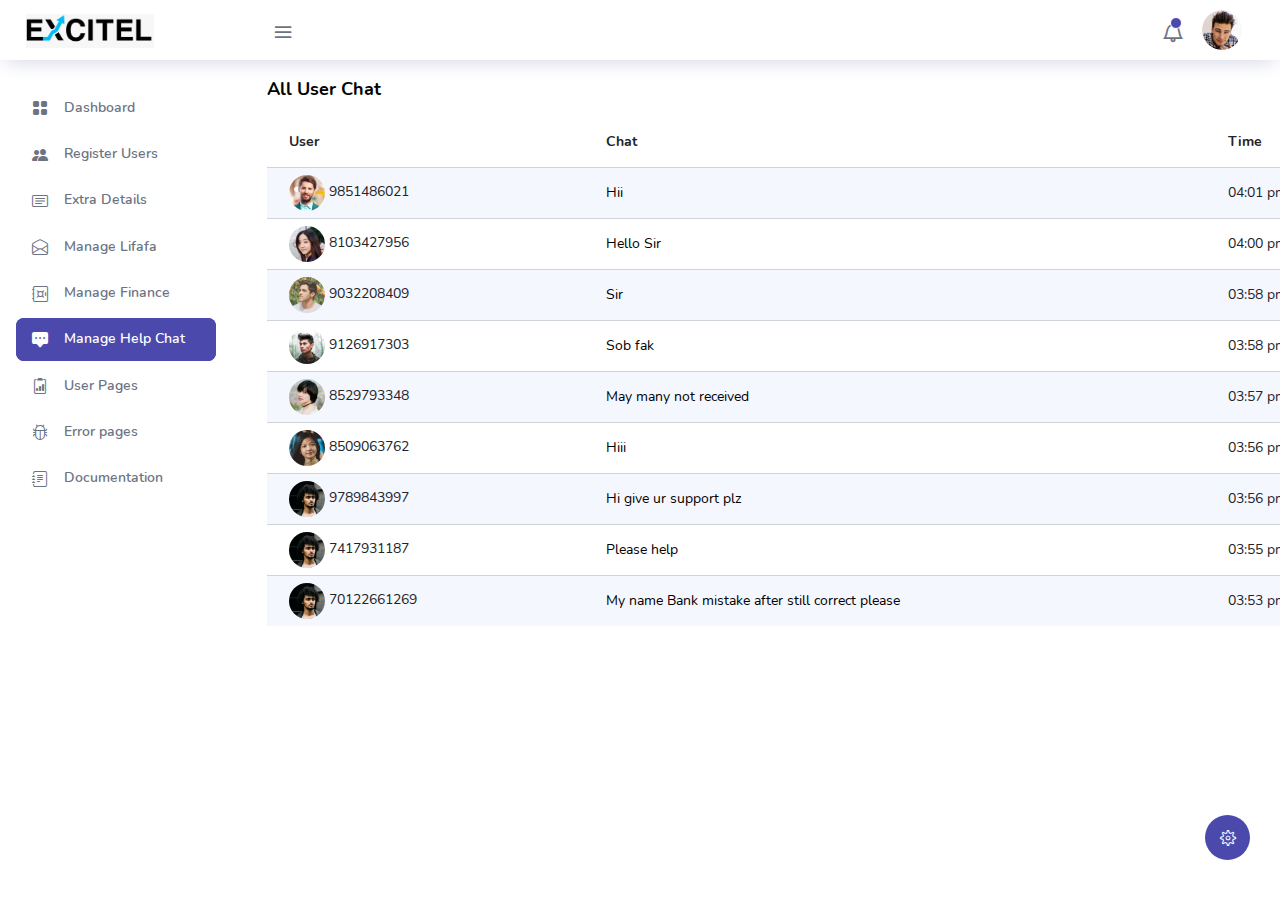
<file: pages/icons/mdi.html>
<!DOCTYPE html>
<html lang="en">

<head>
    <link rel="stylesheet" href="https://cdn.jsdelivr.net/npm/bootstrap-icons@1.9.1/font/bootstrap-icons.css">
  <!-- Required meta tags -->
  <meta charset="utf-8">
  <meta name="viewport" content="width=device-width, initial-scale=1, shrink-to-fit=no">
  <title>Skydash Admin</title>
  <!-- plugins:css -->
  <link rel="stylesheet" href="../../vendors/feather/feather.css">
  <link rel="stylesheet" href="../../vendors/ti-icons/css/themify-icons.css">
  <link rel="stylesheet" href="../../vendors/css/vendor.bundle.base.css">
  <!-- endinject -->
  <!-- Plugin css for this page -->
  <link rel="stylesheet" href="../../vendors/mdi/css/materialdesignicons.min.css">
  <!-- inject:css -->
  <link rel="stylesheet" href="../../css/vertical-layout-light/style.css">
  <!-- endinject -->
  <link rel="shortcut icon" href="../../images/favicon.png" />
</head>

<body>
  <div class=" container-scroller">
    <!-- partial:../../partials/_navbar.html -->
    <nav class="navbar col-lg-12 col-12 p-0 fixed-top d-flex flex-row">
      <div class="text-center navbar-brand-wrapper d-flex align-items-center justify-content-center">
        <a class="navbar-brand brand-logo mr-5" href="../../index.html"><img src="../../images/WhatsApp Image 2022-09-20 at 4.01.21 PM.jpeg" class="mr-2" alt="logo"/></a>
        <a class="navbar-brand brand-logo-mini" href="../../index.html"><img src="../../images/WhatsApp Image 2022-09-20 at 4.01.21 PM.jpeg" alt="logo"/></a>
      </div>
      <div class="navbar-menu-wrapper d-flex align-items-center justify-content-end">
        <button class="navbar-toggler navbar-toggler align-self-center" type="button" data-toggle="minimize">
          <span class="icon-menu"></span>
        </button>
        <ul class="navbar-nav mr-lg-2">
          <li class="nav-item nav-search d-none d-lg-block">
            <!-- <div class="input-group">
              <div class="input-group-prepend hover-cursor" id="navbar-search-icon">
                <span class="input-group-text" id="search">
                  <i class="icon-search"></i>
                </span>
              </div> -->
              <!-- <input type="text" class="form-control" id="navbar-search-input" placeholder="Search now" aria-label="search" aria-describedby="search">
            </div> -->
          </li>
        </ul>
        <ul class="navbar-nav navbar-nav-right">
          <li class="nav-item dropdown">
            <a class="nav-link count-indicator dropdown-toggle" id="notificationDropdown" href="#" data-toggle="dropdown">
              <i class="icon-bell mx-0"></i>
              <span class="count"></span>
            </a>
            <div class="dropdown-menu dropdown-menu-right navbar-dropdown preview-list" aria-labelledby="notificationDropdown">
              <p class="mb-0 font-weight-normal float-left dropdown-header">Notifications</p>
              <a class="dropdown-item preview-item">
                <div class="preview-thumbnail">
                  <div class="preview-icon bg-success">
                    <i class="ti-info-alt mx-0"></i>
                  </div>
                </div>
                <div class="preview-item-content">
                  <h6 class="preview-subject font-weight-normal">Application Error</h6>
                  <p class="font-weight-light small-text mb-0 text-muted">
                    Just now
                  </p>
                </div>
              </a>
              <a class="dropdown-item preview-item">
                <div class="preview-thumbnail">
                  <div class="preview-icon bg-warning">
                    <i class="ti-settings mx-0"></i>
                  </div>
                </div>
                <div class="preview-item-content">
                  <h6 class="preview-subject font-weight-normal">Settings</h6>
                  <p class="font-weight-light small-text mb-0 text-muted">
                    Private message
                  </p>
                </div>
              </a>
              <a class="dropdown-item preview-item">
                <div class="preview-thumbnail">
                  <div class="preview-icon bg-info">
                    <i class="ti-user mx-0"></i>
                  </div>
                </div>
                <div class="preview-item-content">
                  <h6 class="preview-subject font-weight-normal">New user registration</h6>
                  <p class="font-weight-light small-text mb-0 text-muted">
                    2 days ago
                  </p>
                </div>
              </a>
            </div>
          </li>
          <li class="nav-item nav-profile dropdown">
            <a class="nav-link dropdown-toggle" href="#" data-toggle="dropdown" id="profileDropdown">
              <img src="../../images/faces/face28.jpg" alt="profile"/>
            </a>
            <div class="dropdown-menu dropdown-menu-right navbar-dropdown" aria-labelledby="profileDropdown">
              <a class="dropdown-item">
                <i class="ti-settings text-primary"></i>
                Settings
              </a>
              <a class="dropdown-item">
                <i class="ti-power-off text-primary"></i>
                Logout
              </a>
            </div>
          </li>
          <!-- <li class="nav-item nav-settings d-none d-lg-flex">
            <a class="nav-link" href="#">
              <i class="icon-ellipsis"></i>
            </a>
          </li> -->
        </ul>
        <button class="navbar-toggler navbar-toggler-right d-lg-none align-self-center" type="button" data-toggle="offcanvas">
          <span class="icon-menu"></span>
        </button>
      </div>
    </nav>
    <!-- partial -->
    <div class="container-fluid page-body-wrapper">
      <!-- partial:../../partials/_settings-panel.html -->
      <div class="theme-setting-wrapper">
        <div id="settings-trigger"><i class="ti-settings"></i></div>
        <div id="theme-settings" class="settings-panel">
          <i class="settings-close ti-close"></i>
          <p class="settings-heading">SIDEBAR SKINS</p>
          <div class="sidebar-bg-options selected" id="sidebar-light-theme"><div class="img-ss rounded-circle bg-light border mr-3"></div>Light</div>
          <div class="sidebar-bg-options" id="sidebar-dark-theme"><div class="img-ss rounded-circle bg-dark border mr-3"></div>Dark</div>
          <p class="settings-heading mt-2">HEADER SKINS</p>
          <div class="color-tiles mx-0 px-4">
            <div class="tiles success"></div>
            <div class="tiles warning"></div>
            <div class="tiles danger"></div>
            <div class="tiles info"></div>
            <div class="tiles dark"></div>
            <div class="tiles default"></div>
          </div>
        </div>
      </div>
      <div id="right-sidebar" class="settings-panel">
        <i class="settings-close ti-close"></i>
        <ul class="nav nav-tabs border-top" id="setting-panel" role="tablist">
          <li class="nav-item">
            <a class="nav-link active" id="todo-tab" data-toggle="tab" href="#todo-section" role="tab" aria-controls="todo-section" aria-expanded="true">TO DO LIST</a>
          </li>
          <li class="nav-item">
            <a class="nav-link" id="chats-tab" data-toggle="tab" href="#chats-section" role="tab" aria-controls="chats-section">CHATS</a>
          </li>
        </ul>
        <div class="tab-content" id="setting-content">
          <div class="tab-pane fade show active scroll-wrapper" id="todo-section" role="tabpanel" aria-labelledby="todo-section">
            <div class="add-items d-flex px-3 mb-0">
              <form class="form w-100">
                <div class="form-group d-flex">
                  <input type="text" class="form-control todo-list-input" placeholder="Add To-do">
                  <button type="submit" class="add btn btn-primary todo-list-add-btn" id="add-task">Add</button>
                </div>
              </form>
            </div>
            <div class="list-wrapper px-3">
              <ul class="d-flex flex-column-reverse todo-list">
                <li>
                  <div class="form-check">
                    <label class="form-check-label">
                      <input class="checkbox" type="checkbox">
                      Team review meeting at 3.00 PM
                    </label>
                  </div>
                  <i class="remove ti-close"></i>
                </li>
                <li>
                  <div class="form-check">
                    <label class="form-check-label">
                      <input class="checkbox" type="checkbox">
                      Prepare for presentation
                    </label>
                  </div>
                  <i class="remove ti-close"></i>
                </li>
                <li>
                  <div class="form-check">
                    <label class="form-check-label">
                      <input class="checkbox" type="checkbox">
                      Resolve all the low priority tickets due today
                    </label>
                  </div>
                  <i class="remove ti-close"></i>
                </li>
                <li class="completed">
                  <div class="form-check">
                    <label class="form-check-label">
                      <input class="checkbox" type="checkbox" checked>
                      Schedule meeting for next week
                    </label>
                  </div>
                  <i class="remove ti-close"></i>
                </li>
                <li class="completed">
                  <div class="form-check">
                    <label class="form-check-label">
                      <input class="checkbox" type="checkbox" checked>
                      Project review
                    </label>
                  </div>
                  <i class="remove ti-close"></i>
                </li>
              </ul>
            </div>
            <h4 class="px-3 text-muted mt-5 font-weight-light mb-0">Events</h4>
            <div class="events pt-4 px-3">
              <div class="wrapper d-flex mb-2">
                <i class="ti-control-record text-primary mr-2"></i>
                <span>Feb 11 2018</span>
              </div>
              <p class="mb-0 font-weight-thin text-gray">Creating component page build a js</p>
              <p class="text-gray mb-0">The total number of sessions</p>
            </div>
            <div class="events pt-4 px-3">
              <div class="wrapper d-flex mb-2">
                <i class="ti-control-record text-primary mr-2"></i>
                <span>Feb 7 2018</span>
              </div>
              <p class="mb-0 font-weight-thin text-gray">Meeting with Alisa</p>
              <p class="text-gray mb-0 ">Call Sarah Graves</p>
            </div>
          </div>
          <!-- To do section tab ends -->
          <div class="tab-pane fade" id="chats-section" role="tabpanel" aria-labelledby="chats-section">
            <div class="d-flex align-items-center justify-content-between border-bottom">
              <p class="settings-heading border-top-0 mb-3 pl-3 pt-0 border-bottom-0 pb-0">Friends</p>
              <small class="settings-heading border-top-0 mb-3 pt-0 border-bottom-0 pb-0 pr-3 font-weight-normal">See All</small>
            </div>
            <ul class="chat-list">
              <li class="list active">
                <div class="profile"><img src="../../images/faces/face1.jpg" alt="image"><span class="online"></span></div>
                <div class="info">
                  <p>Thomas Douglas</p>
                  <p>Available</p>
                </div>
                <small class="text-muted my-auto">19 min</small>
              </li>
              <li class="list">
                <div class="profile"><img src="../../images/faces/face2.jpg" alt="image"><span class="offline"></span></div>
                <div class="info">
                  <div class="wrapper d-flex">
                    <p>Catherine</p>
                  </div>
                  <p>Away</p>
                </div>
                <div class="badge badge-success badge-pill my-auto mx-2">4</div>
                <small class="text-muted my-auto">23 min</small>
              </li>
              <li class="list">
                <div class="profile"><img src="../../images/faces/face3.jpg" alt="image"><span class="online"></span></div>
                <div class="info">
                  <p>Daniel Russell</p>
                  <p>Available</p>
                </div>
                <small class="text-muted my-auto">14 min</small>
              </li>
              <li class="list">
                <div class="profile"><img src="../../images/faces/face4.jpg" alt="image"><span class="offline"></span></div>
                <div class="info">
                  <p>James Richardson</p>
                  <p>Away</p>
                </div>
                <small class="text-muted my-auto">2 min</small>
              </li>
              <li class="list">
                <div class="profile"><img src="../../images/faces/face5.jpg" alt="image"><span class="online"></span></div>
                <div class="info">
                  <p>Madeline Kennedy</p>
                  <p>Available</p>
                </div>
                <small class="text-muted my-auto">5 min</small>
              </li>
              <li class="list">
                <div class="profile"><img src="../../images/faces/face6.jpg" alt="image"><span class="online"></span></div>
                <div class="info">
                  <p>Sarah Graves</p>
                  <p>Available</p>
                </div>
                <small class="text-muted my-auto">47 min</small>
              </li>
            </ul>
          </div>
          <!-- chat tab ends -->
        </div>
      </div>
      <!-- partial -->
      <!-- partial:../../partials/_sidebar.html -->
      <nav class="sidebar sidebar-offcanvas" id="sidebar">
        <ul class="nav">
          <li class="nav-item">
            <a class="nav-link" href="../../index.html">
                <i class="bi bi-grid-fill menu-icon"></i>
              <span class="menu-title">Dashboard</span>
            </a>
          </li>
          <li class="nav-item">
            <a class="nav-link" data-toggle="collapse" href="#ui-basic" aria-expanded="false" aria-controls="ui-basic">
                <i class="bi bi-people-fill men menu-icon"></i>
              <span class="menu-title">Register Users</span>
              <!-- <i class="menu-arrow"></i> -->
            </a>
            <div class="collapse" id="ui-basic">
              <ul class="nav flex-column sub-menu">
                <!-- <li class="nav-item"> <a class="nav-link" href="../../pages/ui-features/buttons.html">Buttons</a></li>
                <li class="nav-item"> <a class="nav-link" href="../../pages/ui-features/dropdowns.html">Dropdowns</a></li>
                <li class="nav-item"> <a class="nav-link" href="../../pages/ui-features/typography.html">Typography</a></li> -->
              </ul>
            </div>
          </li>
          <li class="nav-item">
            <a class="nav-link" data-toggle="collapse" href="#form-elements" aria-expanded="false" aria-controls="form-elements">
                <i class="bi bi-card-text menu-icon"></i>
              <span class="menu-title">Extra Details</span>
              <!-- <i class="menu-arrow"></i> -->
            </a>
            <div class="collapse" id="form-elements">
              <ul class="nav flex-column sub-menu">
                <!-- <li class="nav-item"><a class="nav-link" href="../../pages/forms/basic_elements.html">Basic Elements</a></li> -->
              </ul>
            </div>
          </li>
          <li class="nav-item">
            <a class="nav-link" data-toggle="collapse" href="#charts" aria-expanded="false" aria-controls="charts">
                <i class="bi bi-envelope-open menu-icon"></i>
              <span class="menu-title">Manage Lifafa</span>
              <!-- <i class="menu-arrow"></i> -->
            </a>
            <div class="collapse" id="charts">
              <ul class="nav flex-column sub-menu">
                <!-- <li class="nav-item"> <a class="nav-link" href="../../pages/charts/chartjs.html">ChartJs</a></li> -->
              </ul>
            </div>
          </li>
          <li class="nav-item">
            <a class="nav-link" data-toggle="collapse" href="#tables" aria-expanded="false" aria-controls="tables">
                <i class="bi bi-safe menu-icon"></i>
              <span class="menu-title">Manage Finance</span>
              <!-- <i class="menu-arrow"></i> -->
            </a>
            <div class="collapse" id="tables">
              <ul class="nav flex-column sub-menu">
                <!-- <li class="nav-item"> <a class="nav-link" href="../../pages/tables/basic-table.html">Basic table</a></li> -->
              </ul>
            </div>
          </li>
          <li class="nav-item">
            <a class="nav-link"  href="/pages/icons/mdi.html">
                <i class="bi bi-chat-square-dots-fill menu-icon"></i>
              <span class="menu-title">Manage Help Chat</span>
              <!-- <i class="menu-arrow"></i> -->
            </a>
            <div class="collapse" id="icons">
              <ul class="nav flex-column sub-menu">
                <!-- <li class="nav-item"> <a class="nav-link" href="../../pages/icons/mdi.html">Mdi icons</a></li> -->
              </ul>
            </div>
          </li>
          <li class="nav-item">
            <a class="nav-link" data-toggle="collapse" href="#auth" aria-expanded="false" aria-controls="auth">
                <i class="bi bi-clipboard2-data menu-icon"></i>
              <span class="menu-title">User Pages</span>
              <!-- <i class="menu-arrow"></i> -->
            </a>
            <div class="collapse" id="auth">
              <ul class="nav flex-column sub-menu">
                <li class="nav-item"> <a class="nav-link" href="../../pages/samples/login.html"> Login </a></li>
                <li class="nav-item"> <a class="nav-link" href="../../pages/samples/register.html"> Register </a></li>
              </ul>
            </div>
          </li>
          <li class="nav-item">
            <a class="nav-link" data-toggle="collapse" href="#error" aria-expanded="false" aria-controls="error">
                <i class="bi bi-bug menu-icon"></i>
              <span class="menu-title">Error pages</span>
              <!-- <i class="menu-arrow"></i> -->
            </a>
            <div class="collapse" id="error">
              <ul class="nav flex-column sub-menu">
                <li class="nav-item"> <a class="nav-link" href="../../pages/samples/error-404.html"> 404 </a></li>
                <li class="nav-item"> <a class="nav-link" href="../../pages/samples/error-500.html"> 500 </a></li>
              </ul>
            </div>
          </li>
          <li class="nav-item">
            <a class="nav-link" href="../../pages/documentation/documentation.html">
                <i class="bi bi-journal-text menu-icon"></i>
              <span class="menu-title">Documentation</span>
            </a>
          </li>
        </ul>
      </nav>
      <!-- partial -->
      <div class="col-lg-12 grid-margin stretch-card" >
        <div class="card">
          <div class="card-body">
            <h4 class="card-title">All User Chat</h4>
            <!-- <p class="card-description">
              Add class <code>.table-striped</code>
            </p> -->
            <div class="table-responsive">
              <table class="table table-striped">
                <thead>
                  <tr>
                    <th>
                      User
                    </th>
                    <th>
                      Chat
                    </th>
                    <th>
                      Time
                    </th>
                    <!-- <th>
                      Progress
                    </th>
                    <th>
                      Amount
                    </th> -->
                    <!-- <th>
                      Deadline
                    </th> -->
                  </tr>
                </thead>
                <tbody>
                  <tr>
                    <td class="py-1">
                      <img src="../../images/faces/face1.jpg" alt="image" />
                      9851486021
                    <td  style="color: black;">
                      Hii
                    </td>

                    </td>
                    <td>
                      04:01 pm
                    </td>
                    <!-- <td>
                      <div class="progress">
                        <div class="progress-bar bg-success" role="progressbar" style="width: 25%" aria-valuenow="25" aria-valuemin="0" aria-valuemax="100"></div>
                      </div>
                    </td> -->
                    <!-- <td>
                      $ 77.99
                    </td>
                    <td>
                      May 15, 2015
                    </td> -->
                  </tr>
                  <tr>
                    <td class="py-1">
                      <img src="../../images/faces/face2.jpg" alt="image" />
                      8103427956
                    <td  style="color: black;">
                      Hello Sir
                    </td>
                    </td>
                    <td>
                      04:00 pm
                    </td>
                    <!-- <td>
                      <div class="progress">
                        <div class="progress-bar bg-danger" role="progressbar" style="width: 75%" aria-valuenow="75" aria-valuemin="0" aria-valuemax="100"></div>
                      </div>
                    </td>
                    <td>
                      $245.30
                    </td>
                    <td>
                      July 1, 2015
                    </td> -->
                  </tr>
                  <tr>
                    <td class="py-1">
                      <img src="../../images/faces/face3.jpg" alt="image" />
                      9032208409
                      <td style="color: black;">
                        Sir
                      </td>
                    </td>
                    <td>
                      03:58 pm
                    </td>
                    <!-- <td>
                      <div class="progress">
                        <div class="progress-bar bg-warning" role="progressbar" style="width: 90%" aria-valuenow="90" aria-valuemin="0" aria-valuemax="100"></div>
                      </div>
                    </td>
                    <td>
                      $138.00
                    </td>
                    <td>
                      Apr 12, 2015
                    </td> -->
                  </tr>
                  <tr>
                    <td class="py-1">
                      <img src="../../images/faces/face4.jpg" alt="image" />
                      9126917303
                      <td  style="color: black;">
                        Sob fak
                      </td>
                    </td>
                    <td>
                      03:58 pm
                    </td>
                    <!-- <td>
                      <div class="progress">
                        <div class="progress-bar bg-primary" role="progressbar" style="width: 50%" aria-valuenow="50" aria-valuemin="0" aria-valuemax="100"></div>
                      </div>
                    </td>
                    <td>
                      $ 77.99
                    </td>
                    <td>
                      May 15, 2015
                    </td> -->
                  </tr>
                  <tr>
                    <td class="py-1">
                      <img src="../../images/faces/face5.jpg" alt="image" />
                      8529793348
                     <td style="color: black;">
                      May many not received
                     </td>
                    </td>
                    <td>
                      03:57 pm
                      <!-- </td> -->
                    <td>

                      <!-- <div class="progress">
                        <div class="progress-bar bg-danger" role="progressbar" style="width: 35%" aria-valuenow="35" aria-valuemin="0" aria-valuemax="100"></div>
                      </div>  -->
                    <!-- </td> -->
                    <!-- <td>
                      $ 160.25
                    </td> -->
                    <!-- <td> -->
                      
                    <!-- </td>  -->
                  </tr> 
                  <tr>
                    <td class="py-1">
                      <img src="../../images/faces/face6.jpg" alt="image" />
                      8509063762
                    <td  style="color: black;">
                      Hiii
                    </td>
                    </td>
                    <td>
                      03:56 pm
                    </td>
                    <!-- <td>
                      <div class="progress">
                        <div class="progress-bar bg-info" role="progressbar" style="width: 65%" aria-valuenow="65" aria-valuemin="0" aria-valuemax="100"></div>
                      </div>
                    </td>
                    <td>
                      $ 123.21
                    </td>
                    <td>
                      April 05, 2015
                    </td> -->
                  </tr>
                  <tr>
                    <td class="py-1">
                      <img src="../../images/faces/face7.jpg" alt="image" />
                      9789843997
                     <td  style="color: black;">
                      Hi give ur support plz
                     </td>
                    </td>
                    <td>
                      03:56 pm
                    </td>
                    <!-- <td>
                      <div class="progress">
                        <div class="progress-bar bg-warning" role="progressbar" style="width: 20%" aria-valuenow="20" aria-valuemin="0" aria-valuemax="100"></div>
                      </div>
                    </td>
                    <td>
                      $ 150.00
                    </td>
                    <td>
                      June 16, 2015
                    </td> -->
                  <tr>
                    <td class="py-1">
                      <img src="../../images/faces/face7.jpg" alt="image" />
                      7417931187
                      <td  style="color: black;">
                        Please help
                      </td>
                    </td>
                    <td>
                      03:55 pm
                    </td>
                  <tr>
                    <td class="py-1">
                      <img src="../../images/faces/face7.jpg" alt="image" />
                      70122661269
                     <td style="color: black;">
                      My name Bank mistake after still correct please
                     </td>
                    </td>
                    <td>
                      03:53 pm
                    </td>
                  </tr>
                </tbody>
              </table>
            </div>
          </div>
        </div>
      <!-- <div class="main-panel">        
        <div class="content-wrapper">
          <div class="row">
            <div class="col-lg-12 grid-margin">
              <div class="card">
                <div class="card-body">
                  <div class="row icons-list">
                    <div class="col-sm-6 col-md-4 col-lg-3">
                        <i class="mdi mdi-access-point"></i> mdi mdi-access-point
                    </div>
                    <div class="col-sm-6 col-md-4 col-lg-3">
                        <i class="mdi mdi-access-point-network"></i> mdi mdi-access-point-network
                    </div>
                    <div class="col-sm-6 col-md-4 col-lg-3">
                        <i class="mdi mdi-account"></i> mdi mdi-account
                    </div>
                    <div class="col-sm-6 col-md-4 col-lg-3">
                        <i class="mdi mdi-account-box"></i> mdi mdi-account-box
                    </div>
                    <div class="col-sm-6 col-md-4 col-lg-3">
                        <i class="mdi mdi-account-box-outline"></i> mdi mdi-account-box-outline
                    </div>
                    <div class="col-sm-6 col-md-4 col-lg-3">
                        <i class="mdi mdi-account-card-details"></i> mdi mdi-account-card-details
                    </div>
                    <div class="col-sm-6 col-md-4 col-lg-3">
                        <i class="mdi mdi-account-check"></i> mdi mdi-account-check
                    </div>
                    <div class="col-sm-6 col-md-4 col-lg-3">
                        <i class="mdi mdi-account-circle"></i> mdi mdi-account-circle
                    </div>
                    <div class="col-sm-6 col-md-4 col-lg-3">
                        <i class="mdi mdi-account-convert"></i> mdi mdi-account-convert
                    </div>
                    <div class="col-sm-6 col-md-4 col-lg-3">
                        <i class="mdi mdi-account-key"></i> mdi mdi-account-key
                    </div>
                    <div class="col-sm-6 col-md-4 col-lg-3">
                        <i class="mdi mdi-account-location"></i> mdi mdi-account-location
                    </div>
                    <div class="col-sm-6 col-md-4 col-lg-3">
                        <i class="mdi mdi-account-minus"></i> mdi mdi-account-minus
                    </div>
                    <div class="col-sm-6 col-md-4 col-lg-3">
                        <i class="mdi mdi-account-multiple"></i> mdi mdi-account-multiple
                    </div>
                    <div class="col-sm-6 col-md-4 col-lg-3">
                        <i class="mdi mdi-account-multiple-minus"></i> mdi mdi-account-multiple-minus
                    </div>
                    <div class="col-sm-6 col-md-4 col-lg-3">
                        <i class="mdi mdi-account-multiple-outline"></i> mdi mdi-account-multiple-outline
                    </div>
                    <div class="col-sm-6 col-md-4 col-lg-3">
                        <i class="mdi mdi-account-multiple-plus"></i> mdi mdi-account-multiple-plus
                    </div>
                    <div class="col-sm-6 col-md-4 col-lg-3">
                        <i class="mdi mdi-account-network"></i> mdi mdi-account-network
                    </div>
                    <div class="col-sm-6 col-md-4 col-lg-3">
                        <i class="mdi mdi-account-off"></i> mdi mdi-account-off
                    </div>
                    <div class="col-sm-6 col-md-4 col-lg-3">
                        <i class="mdi mdi-account-outline"></i> mdi mdi-account-outline
                    </div>
                    <div class="col-sm-6 col-md-4 col-lg-3">
                        <i class="mdi mdi-account-plus"></i> mdi mdi-account-plus
                    </div>
                    <div class="col-sm-6 col-md-4 col-lg-3">
                        <i class="mdi mdi-account-remove"></i> mdi mdi-account-remove
                    </div>
                    <div class="col-sm-6 col-md-4 col-lg-3">
                        <i class="mdi mdi-account-search"></i> mdi mdi-account-search
                    </div>
                    <div class="col-sm-6 col-md-4 col-lg-3">
                        <i class="mdi mdi-account-settings"></i> mdi mdi-account-settings
                    </div>
                    <div class="col-sm-6 col-md-4 col-lg-3">
                        <i class="mdi mdi-account-settings-variant"></i> mdi mdi-account-settings-variant
                    </div>
                    <div class="col-sm-6 col-md-4 col-lg-3">
                        <i class="mdi mdi-account-star"></i> mdi mdi-account-star
                    </div>
                    <div class="col-sm-6 col-md-4 col-lg-3">
                        <i class="mdi mdi-account-switch"></i> mdi mdi-account-switch
                    </div>
                    <div class="col-sm-6 col-md-4 col-lg-3">
                        <i class="mdi mdi-adjust"></i> mdi mdi-adjust
                    </div>
                    <div class="col-sm-6 col-md-4 col-lg-3">
                        <i class="mdi mdi-air-conditioner"></i> mdi mdi-air-conditioner
                    </div>
                    <div class="col-sm-6 col-md-4 col-lg-3">
                        <i class="mdi mdi-airballoon"></i> mdi mdi-airballoon
                    </div>
                    <div class="col-sm-6 col-md-4 col-lg-3">
                        <i class="mdi mdi-airplane"></i> mdi mdi-airplane
                    </div>
                    <div class="col-sm-6 col-md-4 col-lg-3">
                        <i class="mdi mdi-airplane-landing"></i> mdi mdi-airplane-landing
                    </div>
                    <div class="col-sm-6 col-md-4 col-lg-3">
                        <i class="mdi mdi-airplane-off"></i> mdi mdi-airplane-off
                    </div>
                    <div class="col-sm-6 col-md-4 col-lg-3">
                        <i class="mdi mdi-airplane-takeoff"></i> mdi mdi-airplane-takeoff
                    </div>
                    <div class="col-sm-6 col-md-4 col-lg-3">
                        <i class="mdi mdi-airplay"></i> mdi mdi-airplay
                    </div>
                    <div class="col-sm-6 col-md-4 col-lg-3">
                        <i class="mdi mdi-alarm"></i> mdi mdi-alarm
                    </div>
                    <div class="col-sm-6 col-md-4 col-lg-3">
                        <i class="mdi mdi-alarm-check"></i> mdi mdi-alarm-check
                    </div>
                    <div class="col-sm-6 col-md-4 col-lg-3">
                        <i class="mdi mdi-alarm-multiple"></i> mdi mdi-alarm-multiple
                    </div>
                    <div class="col-sm-6 col-md-4 col-lg-3">
                        <i class="mdi mdi-alarm-off"></i> mdi mdi-alarm-off
                    </div>
                    <div class="col-sm-6 col-md-4 col-lg-3">
                        <i class="mdi mdi-alarm-plus"></i> mdi mdi-alarm-plus
                    </div>
                    <div class="col-sm-6 col-md-4 col-lg-3">
                        <i class="mdi mdi-album"></i> mdi mdi-albums
                    </div>
                    <div class="col-sm-6 col-md-4 col-lg-3">
                        <i class="mdi mdi-alert"></i> mdi mdi-alert
                    </div>
                    <div class="col-sm-6 col-md-4 col-lg-3">
                        <i class="mdi mdi-alert-box"></i> mdi mdi-alert-box
                    </div>
                    <div class="col-sm-6 col-md-4 col-lg-3">
                        <i class="mdi mdi-alert-circle"></i> mdi mdi-alert-circle
                    </div>
                    <div class="col-sm-6 col-md-4 col-lg-3">
                        <i class="mdi mdi-alert-circle-outline"></i> mdi mdi-alert-circle-outline
                    </div>
                    <div class="col-sm-6 col-md-4 col-lg-3">
                        <i class="mdi mdi-alert-octagon"></i> mdi mdi-alert-octagon
                    </div>
                    <div class="col-sm-6 col-md-4 col-lg-3">
                        <i class="mdi mdi-alert-outline"></i> mdi mdi-alert-outline
                    </div>
                    <div class="col-sm-6 col-md-4 col-lg-3">
                        <i class="mdi mdi-alpha"></i> mdi mdi-alpha
                    </div>
                    <div class="col-sm-6 col-md-4 col-lg-3">
                        <i class="mdi mdi-alphabetical"></i> mdi mdi-alphabetical
                    </div>
                    <div class="col-sm-6 col-md-4 col-lg-3">
                        <i class="mdi mdi-altimeter"></i> mdi mdi-altimeter
                    </div>
                    <div class="col-sm-6 col-md-4 col-lg-3">
                        <i class="mdi mdi-amazon"></i> mdi mdi-amazon
                    </div>
                    <div class="col-sm-6 col-md-4 col-lg-3">
                        <i class="mdi mdi-amazon-clouddrive"></i> mdi mdi-amazon-clouddrive
                    </div>
                    <div class="col-sm-6 col-md-4 col-lg-3">
                        <i class="mdi mdi-ambulance"></i> mdi mdi-ambulance
                    </div>
                    <div class="col-sm-6 col-md-4 col-lg-3">
                        <i class="mdi mdi-amplifier"></i> mdi mdi-amplifier
                    </div>
                    <div class="col-sm-6 col-md-4 col-lg-3">
                        <i class="mdi mdi-anchor"></i> mdi mdi-anchor
                    </div>
                    <div class="col-sm-6 col-md-4 col-lg-3">
                        <i class="mdi mdi-android"></i> mdi mdi-android
                    </div>
                    <div class="col-sm-6 col-md-4 col-lg-3">
                        <i class="mdi mdi-android-debug-bridge"></i> mdi mdi-android-debug-bridge
                    </div>
                    <div class="col-sm-6 col-md-4 col-lg-3">
                        <i class="mdi mdi-android-studio"></i> mdi mdi-android-studio
                    </div>
                    <div class="col-sm-6 col-md-4 col-lg-3">
                        <i class="mdi mdi-animation"></i> mdi mdi-animation
                    </div>
                    <div class="col-sm-6 col-md-4 col-lg-3">
                        <i class="mdi mdi-apple"></i> mdi mdi-apple
                    </div>
                    <div class="col-sm-6 col-md-4 col-lg-3">
                        <i class="mdi mdi-apple-finder"></i> mdi mdi-apple-finder
                    </div>
                    <div class="col-sm-6 col-md-4 col-lg-3">
                        <i class="mdi mdi-apple-ios"></i> mdi mdi-apple-ios
                    </div>
                    <div class="col-sm-6 col-md-4 col-lg-3">
                        <i class="mdi mdi-apple-keyboard-caps"></i> mdi mdi-apple-keyboard-caps
                    </div>
                    <div class="col-sm-6 col-md-4 col-lg-3">
                        <i class="mdi mdi-apple-keyboard-command"></i> mdi mdi-apple-keyboard-command
                    </div>
                    <div class="col-sm-6 col-md-4 col-lg-3">
                        <i class="mdi mdi-apple-keyboard-control"></i> mdi mdi-apple-keyboard-control
                    </div>
                    <div class="col-sm-6 col-md-4 col-lg-3">
                        <i class="mdi mdi-apple-keyboard-option"></i> mdi mdi-apple-keyboard-option
                    </div>
                    <div class="col-sm-6 col-md-4 col-lg-3">
                        <i class="mdi mdi-apple-keyboard-shift"></i> mdi mdi-apple-keyboard-shift
                    </div>
                    <div class="col-sm-6 col-md-4 col-lg-3">
                        <i class="mdi mdi-apple-mobileme "></i> mdi mdi-apple-mobileme
                    </div>
                    <div class="col-sm-6 col-md-4 col-lg-3">
                        <i class="mdi mdi-apple-safari"></i> mdi mdi-apple-safari
                    </div>
                    <div class="col-sm-6 col-md-4 col-lg-3">
                        <i class="mdi mdi-application"></i> mdi mdi-application
                    </div>
                    <div class="col-sm-6 col-md-4 col-lg-3">
                        <i class="mdi mdi-appnet"></i> mdi mdi-appnet
                    </div>
                    <div class="col-sm-6 col-md-4 col-lg-3">
                        <i class="mdi mdi-apps"></i> mdi mdi-apps
                    </div>
                    <div class="col-sm-6 col-md-4 col-lg-3">
                        <i class="mdi mdi-archive"></i> mdi mdi-archive
                    </div>
                    <div class="col-sm-6 col-md-4 col-lg-3">
                        <i class="mdi mdi-arrange-bring-forward"></i> mdi mdi-arrange-bring-forward
                    </div>
                    <div class="col-sm-6 col-md-4 col-lg-3">
                        <i class="mdi mdi-arrange-bring-to-front"></i> mdi mdi-arrange-bring-to-front
                    </div>
                    <div class="col-sm-6 col-md-4 col-lg-3">
                        <i class="mdi mdi-arrange-send-backward"></i> mdi mdi-arrange-send-backward
                    </div>
                    <div class="col-sm-6 col-md-4 col-lg-3">
                        <i class="mdi mdi-arrange-send-to-back"></i> mdi mdi-arrange-send-to-back
                    </div>
                    <div class="col-sm-6 col-md-4 col-lg-3">
                        <i class="mdi mdi-arrow-all"></i> mdi mdi-arrow-all
                    </div>
                    <div class="col-sm-6 col-md-4 col-lg-3">
                        <i class="mdi mdi-arrow-bottom-left"></i> mdi mdi-arrow-bottom-left
                    </div>
                    <div class="col-sm-6 col-md-4 col-lg-3">
                        <i class="mdi mdi-arrow-bottom-right"></i> mdi mdi-arrow-bottom-right
                    </div>
                    <div class="col-sm-6 col-md-4 col-lg-3">
                        <i class="mdi mdi-arrow-compress"></i> mdi mdi-arrow-compress
                    </div>
                    <div class="col-sm-6 col-md-4 col-lg-3">
                        <i class="mdi mdi-arrow-compress-all"></i> mdi mdi-arrow-compress-all
                    </div>
                    <div class="col-sm-6 col-md-4 col-lg-3">
                        <i class="mdi mdi-arrow-down"></i> mdi mdi-arrow-down
                    </div>
                    <div class="col-sm-6 col-md-4 col-lg-3">
                        <i class="mdi mdi-arrow-down"></i> mdi mdi-arrow-down
                    </div>
                    <div class="col-sm-6 col-md-4 col-lg-3">
                        <i class="mdi mdi-arrow-down-bold-circle"></i> mdi mdi-arrow-down-bold-circle
                    </div>
                    <div class="col-sm-6 col-md-4 col-lg-3">
                        <i class="mdi mdi-arrow-down-bold-circle-outline"></i> mdi mdi-arrow-down-bold-circle-outline
                    </div>
                    <div class="col-sm-6 col-md-4 col-lg-3">
                        <i class="mdi mdi-arrow-down-bold-hexagon-outline"></i> mdi mdi-arrow-down-bold-hexagon-outline
                    </div>
                    <div class="col-sm-6 col-md-4 col-lg-3">
                        <i class="mdi mdi-arrow-down-drop-circle"></i> mdi mdi-arrow-down-drop-circle
                    </div>
                    <div class="col-sm-6 col-md-4 col-lg-3">
                        <i class="mdi mdi-arrow-down-drop-circle-outline"></i> mdi mdi-arrow-down-drop-circle-outline
                    </div>
                    <div class="col-sm-6 col-md-4 col-lg-3">
                        <i class="mdi mdi-arrow-expand"></i> mdi mdi-arrow-expand
                    </div>
                    <div class="col-sm-6 col-md-4 col-lg-3">
                        <i class="mdi mdi-arrow-expand-all"></i> mdi mdi-arrow-expand-all
                    </div>
                    <div class="col-sm-6 col-md-4 col-lg-3">
                        <i class="mdi mdi-arrow-left"></i> mdi mdi-arrow-left
                    </div>
                    <div class="col-sm-6 col-md-4 col-lg-3">
                        <i class="mdi mdi-arrow-left-bold"></i> mdi mdi-arrow-left-bold
                    </div>
                    <div class="col-sm-6 col-md-4 col-lg-3">
                        <i class="mdi mdi-arrow-left-bold-circle"></i> mdi mdi-arrow-left-bold-circle
                    </div>
                    <div class="col-sm-6 col-md-4 col-lg-3">
                        <i class="mdi mdi-arrow-left-bold-circle-outline"></i> mdi mdi-arrow-left-bold-circle-outline
                    </div>
                    <div class="col-sm-6 col-md-4 col-lg-3">
                        <i class="mdi mdi-arrow-left-bold-hexagon-outline"></i> mdi mdi-arrow-left-bold-hexagon-outline
                    </div>
                    <div class="col-sm-6 col-md-4 col-lg-3">
                        <i class="mdi mdi-arrow-left-drop-circle"></i> mdi mdi-arrow-left-drop-circle
                    </div>
                    <div class="col-sm-6 col-md-4 col-lg-3">
                        <i class="mdi mdi-arrow-left-drop-circle-outline"></i> mdi mdi-arrow-left-drop-circle-outline
                    </div>
                    <div class="col-sm-6 col-md-4 col-lg-3">
                        <i class="mdi mdi-arrow-right"></i> mdi mdi-arrow-right
                    </div>
                    <div class="col-sm-6 col-md-4 col-lg-3">
                        <i class="mdi mdi-arrow-right-bold"></i> mdi mdi-arrow-right-bold
                    </div>
                    <div class="col-sm-6 col-md-4 col-lg-3">
                        <i class="mdi mdi-arrow-right-bold-circle"></i> mdi mdi-arrow-right-bold-circle
                    </div>
                    <div class="col-sm-6 col-md-4 col-lg-3">
                        <i class="mdi mdi-arrow-right-bold-circle-outline"></i> mdi mdi-arrow-right-bold-circle-outline
                    </div>
                    <div class="col-sm-6 col-md-4 col-lg-3">
                        <i class="mdi mdi-arrow-right-bold-hexagon-outline"></i> mdi mdi-arrow-right-bold-hexagon-outline
                    </div>
                    <div class="col-sm-6 col-md-4 col-lg-3">
                        <i class="mdi mdi-arrow-right-drop-circle"></i> mdi mdi-arrow-right-drop-circle
                    </div>
                    <div class="col-sm-6 col-md-4 col-lg-3">
                        <i class="mdi mdi-arrow-right-drop-circle-outline"></i> mdi mdi-arrow-right-drop-circle-outline
                    </div>
                    <div class="col-sm-6 col-md-4 col-lg-3">
                        <i class="mdi mdi-arrow-top-left"></i> mdi mdi-arrow-top-left
                    </div>
                    <div class="col-sm-6 col-md-4 col-lg-3">
                        <i class="mdi mdi-arrow-top-right"></i> mdi mdi-arrow-top-right
                    </div>
                    <div class="col-sm-6 col-md-4 col-lg-3">
                        <i class="mdi mdi-arrow-up"></i> mdi mdi-arrow-up
                    </div>
                    <div class="col-sm-6 col-md-4 col-lg-3">
                        <i class="mdi mdi-arrow-up-bold"></i> mdi mdi-arrow-up-bold
                    </div>
                    <div class="col-sm-6 col-md-4 col-lg-3">
                        <i class="mdi mdi-arrow-up-bold-circle"></i> mdi mdi-arrow-up-bold-circle
                    </div>
                    <div class="col-sm-6 col-md-4 col-lg-3">
                        <i class="mdi mdi-arrow-up-bold-circle-outline"></i> mdi mdi-arrow-up-bold-circle-outline
                    </div>
                    <div class="col-sm-6 col-md-4 col-lg-3">
                        <i class="mdi mdi-arrow-up-bold-hexagon-outline"></i> mdi mdi-arrow-up-bold-hexagon-outline
                    </div>
                    <div class="col-sm-6 col-md-4 col-lg-3">
                        <i class="mdi mdi-arrow-up-drop-circle"></i> mdi mdi-arrow-up-drop-circle
                    </div>
                    <div class="col-sm-6 col-md-4 col-lg-3">
                        <i class="mdi mdi-arrow-up-drop-circle-outline"></i> mdi mdi-arrow-up-drop-circle-outline
                    </div>
                    <div class="col-sm-6 col-md-4 col-lg-3">
                        <i class="mdi mdi-assistant"></i> mdi mdi-assistant
                    </div>
                    <div class="col-sm-6 col-md-4 col-lg-3">
                        <i class="mdi mdi-at"></i> mdi mdi-at
                    </div>
                    <div class="col-sm-6 col-md-4 col-lg-3">
                        <i class="mdi mdi-attachment"></i> mdi mdi-attachment
                    </div>
                    <div class="col-sm-6 col-md-4 col-lg-3">
                        <i class="mdi mdi-audiobook"></i> mdi mdi-audiobook
                    </div>
                    <div class="col-sm-6 col-md-4 col-lg-3">
                        <i class="mdi mdi-auto-fix"></i> mdi mdi-auto-fix
                    </div>
                    <div class="col-sm-6 col-md-4 col-lg-3">
                        <i class="mdi mdi-auto-upload"></i> mdi mdi-auto-upload
                    </div>
                    <div class="col-sm-6 col-md-4 col-lg-3">
                        <i class="mdi mdi-autorenew"></i> mdi mdi-autorenew
                    </div>
                    <div class="col-sm-6 col-md-4 col-lg-3">
                        <i class="mdi mdi-av-timer"></i> mdi mdi-av-timer
                    </div>
                    <div class="col-sm-6 col-md-4 col-lg-3">
                        <i class="mdi mdi-baby"></i> mdi mdi-baby
                    </div>
                    <div class="col-sm-6 col-md-4 col-lg-3">
                        <i class="mdi mdi-backburger"></i> mdi mdi-backburger
                    </div>
                    <div class="col-sm-6 col-md-4 col-lg-3">
                        <i class="mdi mdi-backspace"></i> mdi mdi-backspace
                    </div>
                    <div class="col-sm-6 col-md-4 col-lg-3">
                        <i class="mdi mdi-backup-restore"></i> mdi mdi-backup-restore
                    </div>
                    <div class="col-sm-6 col-md-4 col-lg-3">
                        <i class="mdi mdi-bank"></i> mdi mdi-bank
                    </div>
                    <div class="col-sm-6 col-md-4 col-lg-3">
                        <i class="mdi mdi-barcode"></i> mdi mdi-barcode
                    </div>
                    <div class="col-sm-6 col-md-4 col-lg-3">
                        <i class="mdi mdi-barcode-scan"></i> mdi mdi-barcode-scan
                    </div>
                    <div class="col-sm-6 col-md-4 col-lg-3">
                        <i class="mdi mdi-barley"></i> mdi mdi-barley
                    </div>
                    <div class="col-sm-6 col-md-4 col-lg-3">
                        <i class="mdi mdi-barrel"></i> mdi mdi-barrel
                    </div>
                    <div class="col-sm-6 col-md-4 col-lg-3">
                        <i class="mdi mdi-Skydash"></i> mdi mdi-Skydash
                    </div>
                    <div class="col-sm-6 col-md-4 col-lg-3">
                        <i class="mdi mdi-basket"></i> mdi mdi-basket
                    </div>
                    <div class="col-sm-6 col-md-4 col-lg-3">
                        <i class="mdi mdi-basket-fill"></i> mdi mdi-basket-fill
                    </div>
                    <div class="col-sm-6 col-md-4 col-lg-3">
                        <i class="mdi mdi-basket-unfill"></i> mdi mdi-basket-unfill
                    </div>
                    <div class="col-sm-6 col-md-4 col-lg-3">
                        <i class="mdi mdi-battery"></i> mdi mdi-battery
                    </div>
                    <div class="col-sm-6 col-md-4 col-lg-3">
                        <i class="mdi mdi-battery-10"></i> mdi mdi-battery-10
                    </div>
                    <div class="col-sm-6 col-md-4 col-lg-3">
                        <i class="mdi mdi-battery-20"></i> mdi mdi-battery-20
                    </div>
                    <div class="col-sm-6 col-md-4 col-lg-3">
                        <i class="mdi mdi-battery-30"></i> mdi mdi-battery-30
                    </div>
                    <div class="col-sm-6 col-md-4 col-lg-3">
                        <i class="mdi mdi-battery-40"></i> mdi mdi-battery-40
                    </div>
                    <div class="col-sm-6 col-md-4 col-lg-3">
                        <i class="mdi mdi-battery-50"></i> mdi mdi-battery-50
                    </div>
                    <div class="col-sm-6 col-md-4 col-lg-3">
                        <i class="mdi mdi-battery-60"></i> mdi mdi-battery-60
                    </div>
                    <div class="col-sm-6 col-md-4 col-lg-3">
                        <i class="mdi mdi-battery-70"></i> mdi mdi-battery-70
                    </div>
                    <div class="col-sm-6 col-md-4 col-lg-3">
                        <i class="mdi mdi-battery-80"></i> mdi mdi-battery-80
                    </div>
                    <div class="col-sm-6 col-md-4 col-lg-3">
                        <i class="mdi mdi-battery-90"></i> mdi mdi-battery-90
                    </div>
                    <div class="col-sm-6 col-md-4 col-lg-3">
                        <i class="mdi mdi-battery-alert"></i> mdi mdi-battery-alert
                    </div>
                    <div class="col-sm-6 col-md-4 col-lg-3">
                        <i class="mdi mdi-battery-charging"></i> mdi mdi-battery-charging
                    </div>
                    <div class="col-sm-6 col-md-4 col-lg-3">
                        <i class="mdi mdi-battery-charging-100"></i> mdi mdi-battery-charging-100
                    </div>
                    <div class="col-sm-6 col-md-4 col-lg-3">
                        <i class="mdi mdi-battery-charging-20"></i> mdi mdi-battery-charging-20
                    </div>
                    <div class="col-sm-6 col-md-4 col-lg-3">
                        <i class="mdi mdi-battery-charging-30"></i> mdi mdi-battery-charging-30
                    </div>
                    <div class="col-sm-6 col-md-4 col-lg-3">
                        <i class="mdi mdi-battery-charging-40"></i> mdi mdi-battery-charging-40
                    </div>
                    <div class="col-sm-6 col-md-4 col-lg-3">
                        <i class="mdi mdi-battery-charging-60"></i> mdi mdi-battery-charging-60
                    </div>
                    <div class="col-sm-6 col-md-4 col-lg-3">
                        <i class="mdi mdi-battery-charging-80"></i> mdi mdi-battery-charging-80
                    </div>
                    <div class="col-sm-6 col-md-4 col-lg-3">
                        <i class="mdi mdi-battery-charging-90"></i> mdi mdi-battery-charging-90
                    </div>
                    <div class="col-sm-6 col-md-4 col-lg-3">
                        <i class="mdi mdi-battery-minus"></i> mdi mdi-battery-minus
                    </div>
                    <div class="col-sm-6 col-md-4 col-lg-3">
                        <i class="mdi mdi-battery-negative"></i> mdi mdi-battery-negative
                    </div>
                    <div class="col-sm-6 col-md-4 col-lg-3">
                        <i class="mdi mdi-battery-outline"></i> mdi mdi-battery-outline
                    </div>
                    <div class="col-sm-6 col-md-4 col-lg-3">
                        <i class="mdi mdi-battery-plus"></i> mdi mdi-battery-plus
                    </div>
                    <div class="col-sm-6 col-md-4 col-lg-3">
                        <i class="mdi mdi-battery-positive"></i> mdi mdi-battery-positive
                    </div>
                    <div class="col-sm-6 col-md-4 col-lg-3">
                        <i class="mdi mdi-battery-unknown"></i> mdi mdi-battery-unknown
                    </div>
                    <div class="col-sm-6 col-md-4 col-lg-3">
                        <i class="mdi mdi-beach"></i> mdi mdi-beach
                    </div>
                    <div class="col-sm-6 col-md-4 col-lg-3">
                        <i class="mdi mdi-beats"></i> mdi mdi-beats
                    </div>
                    <div class="col-sm-6 col-md-4 col-lg-3">
                        <i class="mdi mdi-beer"></i> mdi mdi-beer
                    </div>
                    <div class="col-sm-6 col-md-4 col-lg-3">
                        <i class="mdi mdi-behance"></i> mdi mdi-behance
                    </div>
                    <div class="col-sm-6 col-md-4 col-lg-3">
                        <i class="mdi mdi-bell"></i> mdi mdi-bell
                    </div>
                    <div class="col-sm-6 col-md-4 col-lg-3">
                        <i class="mdi mdi-bell-off"></i> mdi mdi-bell-off
                    </div>
                    <div class="col-sm-6 col-md-4 col-lg-3">
                        <i class="mdi mdi-bell-outline"></i> mdi mdi-bell-outline
                    </div>
                    <div class="col-sm-6 col-md-4 col-lg-3">
                        <i class="mdi mdi-bell-plus"></i> mdi mdi-bell-plus
                    </div>
                    <div class="col-sm-6 col-md-4 col-lg-3">
                        <i class="mdi mdi-bell-ring"></i> mdi mdi-bell-ring
                    </div>
                    <div class="col-sm-6 col-md-4 col-lg-3">
                        <i class="mdi mdi-bell-ring-outline"></i> mdi mdi-bell-ring-outline
                    </div>
                    <div class="col-sm-6 col-md-4 col-lg-3">
                        <i class="mdi mdi-bell-sleep"></i> mdi mdi-bell-sleep
                    </div>
                    <div class="col-sm-6 col-md-4 col-lg-3">
                        <i class="mdi mdi-beta"></i> mdi mdi-beta
                    </div>
                    <div class="col-sm-6 col-md-4 col-lg-3">
                        <i class="mdi mdi-bible"></i> mdi mdi-bible
                    </div>
                    <div class="col-sm-6 col-md-4 col-lg-3">
                        <i class="mdi mdi-bike"></i> mdi mdi-bike
                    </div>
                    <div class="col-sm-6 col-md-4 col-lg-3">
                        <i class="mdi mdi-bing"></i> mdi mdi-bing
                    </div>
                    <div class="col-sm-6 col-md-4 col-lg-3">
                        <i class="mdi mdi-binoculars"></i> mdi mdi-binoculars
                    </div>
                    <div class="col-sm-6 col-md-4 col-lg-3">
                        <i class="mdi mdi-bio"></i> mdi mdi-bio
                    </div>
                    <div class="col-sm-6 col-md-4 col-lg-3">
                        <i class="mdi mdi-biohazard"></i> mdi mdi-biohazard
                    </div>
                    <div class="col-sm-6 col-md-4 col-lg-3">
                        <i class="mdi mdi-bitbucket"></i> mdi mdi-bitbucket
                    </div>
                    <div class="col-sm-6 col-md-4 col-lg-3">
                        <i class="mdi mdi-black-mesa"></i> mdi mdi-black-mesa
                    </div>
                    <div class="col-sm-6 col-md-4 col-lg-3">
                        <i class="mdi mdi-blackberry"></i> mdi mdi-blackberry
                    </div>
                    <div class="col-sm-6 col-md-4 col-lg-3">
                        <i class="mdi mdi-blender"></i> mdi mdi-blender
                    </div>
                    <div class="col-sm-6 col-md-4 col-lg-3">
                        <i class="mdi mdi-blinds"></i> mdi mdi-blinds
                    </div>
                    <div class="col-sm-6 col-md-4 col-lg-3">
                        <i class="mdi mdi-block-helper"></i> mdi mdi-block-helper
                    </div>
                    <div class="col-sm-6 col-md-4 col-lg-3">
                        <i class="mdi mdi-blogger"></i> mdi mdi-blogger
                    </div>
                    <div class="col-sm-6 col-md-4 col-lg-3">
                        <i class="mdi mdi-bluetooth"></i> mdi mdi-bluetooth
                    </div>
                    <div class="col-sm-6 col-md-4 col-lg-3">
                        <i class="mdi mdi-bluetooth-audio"></i> mdi mdi-bluetooth-audio
                    </div>
                    <div class="col-sm-6 col-md-4 col-lg-3">
                        <i class="mdi mdi-bluetooth-connect"></i> mdi mdi-bluetooth-connect
                    </div>
                    <div class="col-sm-6 col-md-4 col-lg-3">
                        <i class="mdi mdi-bluetooth-off"></i> mdi mdi-bluetooth-off
                    </div>
                    <div class="col-sm-6 col-md-4 col-lg-3">
                        <i class="mdi mdi-bluetooth-settings"></i> mdi mdi-bluetooth-settings
                    </div>
                    <div class="col-sm-6 col-md-4 col-lg-3">
                        <i class="mdi mdi-bluetooth-transfer"></i> mdi mdi-bluetooth-transfer
                    </div>
                    <div class="col-sm-6 col-md-4 col-lg-3">
                        <i class="mdi mdi-blur"></i> mdi mdi-blur
                    </div>
                    <div class="col-sm-6 col-md-4 col-lg-3">
                        <i class="mdi mdi-blur-linear"></i> mdi mdi-blur-linear
                    </div>
                    <div class="col-sm-6 col-md-4 col-lg-3">
                        <i class="mdi mdi-blur-off"></i> mdi mdi-blur-off
                    </div>
                    <div class="col-sm-6 col-md-4 col-lg-3">
                        <i class="mdi mdi-blur-radial"></i> mdi mdi-blur-radial
                    </div>
                    <div class="col-sm-6 col-md-4 col-lg-3">
                        <i class="mdi mdi-bone"></i> mdi mdi-bone
                    </div>
                    <div class="col-sm-6 col-md-4 col-lg-3">
                        <i class="mdi mdi-book"></i> mdi mdi-book
                    </div>
                    <div class="col-sm-6 col-md-4 col-lg-3">
                        <i class="mdi mdi-book-minus"></i> mdi mdi-book-minus
                    </div>
                    <div class="col-sm-6 col-md-4 col-lg-3">
                        <i class="mdi mdi-book-multiple"></i> mdi mdi-book-multiple
                    </div>
                    <div class="col-sm-6 col-md-4 col-lg-3">
                        <i class="mdi mdi-book-multiple-variant"></i> mdi mdi-book-multiple-variant
                    </div>
                    <div class="col-sm-6 col-md-4 col-lg-3">
                        <i class="mdi mdi-book-open"></i> mdi mdi-book-open
                    </div>
                    <div class="col-sm-6 col-md-4 col-lg-3">
                        <i class="mdi mdi-book-open-page-variant"></i> mdi mdi-book-open-page-variant
                    </div>
                    <div class="col-sm-6 col-md-4 col-lg-3">
                        <i class="mdi mdi-book-open-variant"></i> mdi mdi-book-open-variant
                    </div>
                    <div class="col-sm-6 col-md-4 col-lg-3">
                        <i class="mdi mdi-book-plus"></i> mdi mdi-book-plus
                    </div>
                    <div class="col-sm-6 col-md-4 col-lg-3">
                        <i class="mdi mdi-book-variant"></i> mdi mdi-book-variant
                    </div>
                    <div class="col-sm-6 col-md-4 col-lg-3">
                        <i class="mdi mdi-bookmark"></i> mdi mdi-bookmark
                    </div>
                    <div class="col-sm-6 col-md-4 col-lg-3">
                        <i class="mdi mdi-bookmark-check"></i> mdi mdi-bookmark-check
                    </div>
                    <div class="col-sm-6 col-md-4 col-lg-3">
                        <i class="mdi mdi-bookmark-music"></i> mdi mdi-bookmark-music
                    </div>
                    <div class="col-sm-6 col-md-4 col-lg-3">
                        <i class="mdi mdi-bookmark-outline"></i> mdi mdi-bookmark-outline
                    </div>
                    <div class="col-sm-6 col-md-4 col-lg-3">
                        <i class="mdi mdi-bookmark-plus"></i> mdi mdi-bookmark-plus
                    </div>
                    <div class="col-sm-6 col-md-4 col-lg-3">
                        <i class="mdi mdi-bookmark-plus-outline"></i> mdi mdi-bookmark-plus-outline
                    </div>
                    <div class="col-sm-6 col-md-4 col-lg-3">
                        <i class="mdi mdi-bookmark-remove"></i> mdi mdi-bookmark-remove
                    </div>
                    <div class="col-sm-6 col-md-4 col-lg-3">
                        <i class="mdi mdi-boombox"></i> mdi mdi-boombox
                    </div>
                    <div class="col-sm-6 col-md-4 col-lg-3">
                        <i class="mdi mdi-border-all"></i> mdi mdi-border-all
                    </div>
                    <div class="col-sm-6 col-md-4 col-lg-3">
                        <i class="mdi mdi-border-bottom"></i> mdi mdi-border-bottom
                    </div>
                    <div class="col-sm-6 col-md-4 col-lg-3">
                        <i class="mdi mdi-border-color"></i> mdi mdi-border-color
                    </div>
                    <div class="col-sm-6 col-md-4 col-lg-3">
                        <i class="mdi mdi-border-horizontal"></i> mdi mdi-border-horizontal
                    </div>
                    <div class="col-sm-6 col-md-4 col-lg-3">
                        <i class="mdi mdi-border-inside"></i> mdi mdi-border-inside
                    </div>
                    <div class="col-sm-6 col-md-4 col-lg-3">
                        <i class="mdi mdi-border-left"></i> mdi mdi-border-left
                    </div>
                    <div class="col-sm-6 col-md-4 col-lg-3">
                        <i class="mdi mdi-border-none"></i> mdi mdi-border-none
                    </div>
                    <div class="col-sm-6 col-md-4 col-lg-3">
                        <i class="mdi mdi-border-outside"></i> mdi mdi-border-outside
                    </div>
                    <div class="col-sm-6 col-md-4 col-lg-3">
                        <i class="mdi mdi-border-right"></i> mdi mdi-border-right
                    </div>
                    <div class="col-sm-6 col-md-4 col-lg-3">
                        <i class="mdi mdi-border-style"></i> mdi mdi-border-style
                    </div>
                    <div class="col-sm-6 col-md-4 col-lg-3">
                        <i class="mdi mdi-border-top"></i> mdi mdi-border-top
                    </div>
                    <div class="col-sm-6 col-md-4 col-lg-3">
                        <i class="mdi mdi-border-vertical"></i> mdi mdi-border-vertical
                    </div>
                    <div class="col-sm-6 col-md-4 col-lg-3">
                        <i class="mdi mdi-bowl"></i> mdi mdi-bowl
                    </div>
                    <div class="col-sm-6 col-md-4 col-lg-3">
                        <i class="mdi mdi-bowling"></i> mdi mdi-bowling
                    </div>
                    <div class="col-sm-6 col-md-4 col-lg-3">
                        <i class="mdi mdi-box"></i> mdi mdi-box
                    </div>
                    <div class="col-sm-6 col-md-4 col-lg-3">
                        <i class="mdi mdi-box-cutter"></i> mdi mdi-box-cutter
                    </div>
                    <div class="col-sm-6 col-md-4 col-lg-3">
                        <i class="mdi mdi-box-shadow"></i> mdi mdi-box-shadow
                    </div>
                    <div class="col-sm-6 col-md-4 col-lg-3">
                        <i class="mdi mdi-bridge"></i> mdi mdi-bridge
                    </div>
                    <div class="col-sm-6 col-md-4 col-lg-3">
                        <i class="mdi mdi-briefcase"></i> mdi mdi-briefcase
                    </div>
                    <div class="col-sm-6 col-md-4 col-lg-3">
                        <i class="mdi mdi-briefcase-check"></i> mdi mdi-briefcase-check
                    </div>
                    <div class="col-sm-6 col-md-4 col-lg-3">
                        <i class="mdi mdi-briefcase-download"></i> mdi mdi-briefcase-download
                    </div>
                    <div class="col-sm-6 col-md-4 col-lg-3">
                        <i class="mdi mdi-briefcase-upload"></i> mdi mdi-briefcase-upload
                    </div>
                    <div class="col-sm-6 col-md-4 col-lg-3">
                        <i class="mdi mdi-brightness-1"></i> mdi mdi-brightness-1
                    </div>
                    <div class="col-sm-6 col-md-4 col-lg-3">
                        <i class="mdi mdi-brightness-2"></i> mdi mdi-brightness-2
                    </div>
                    <div class="col-sm-6 col-md-4 col-lg-3">
                        <i class="mdi mdi-brightness-3"></i> mdi mdi-brightness-3
                    </div>
                    <div class="col-sm-6 col-md-4 col-lg-3">
                        <i class="mdi mdi-brightness-4"></i> mdi mdi-brightness-4
                    </div>
                    <div class="col-sm-6 col-md-4 col-lg-3">
                        <i class="mdi mdi-brightness-5"></i> mdi mdi-brightness-5
                    </div>
                    <div class="col-sm-6 col-md-4 col-lg-3">
                        <i class="mdi mdi-brightness-6"></i> mdi mdi-brightness-6
                    </div>
                    <div class="col-sm-6 col-md-4 col-lg-3">
                        <i class="mdi mdi-brightness-7"></i> mdi mdi-brightness-7
                    </div>
                    <div class="col-sm-6 col-md-4 col-lg-3">
                        <i class="mdi mdi-brightness-auto"></i> mdi mdi-brightness-auto
                    </div>
                    <div class="col-sm-6 col-md-4 col-lg-3">
                        <i class="mdi mdi-broom"></i> mdi mdi-broom
                    </div>
                    <div class="col-sm-6 col-md-4 col-lg-3">
                        <i class="mdi mdi-brush"></i> mdi mdi-brush
                    </div>
                    <div class="col-sm-6 col-md-4 col-lg-3">
                        <i class="mdi mdi-buffer"></i> mdi mdi-buffer
                    </div>
                    <div class="col-sm-6 col-md-4 col-lg-3">
                        <i class="mdi mdi-bug"></i> mdi mdi-bug
                    </div>
                    <div class="col-sm-6 col-md-4 col-lg-3">
                        <i class="mdi mdi-bulletin-board"></i> mdi mdi-bulletin-board
                    </div>
                    <div class="col-sm-6 col-md-4 col-lg-3">
                        <i class="mdi mdi-bullhorn"></i> mdi mdi-bullhorn
                    </div>
                    <div class="col-sm-6 col-md-4 col-lg-3">
                        <i class="mdi mdi-bullseye"></i> mdi mdi-bullseye
                    </div>
                    <div class="col-sm-6 col-md-4 col-lg-3">
                        <i class="mdi mdi-burst-mode"></i> mdi mdi-burst-mode
                    </div>
                    <div class="col-sm-6 col-md-4 col-lg-3">
                        <i class="mdi mdi-bus"></i> mdi mdi-bus
                    </div>
                    <div class="col-sm-6 col-md-4 col-lg-3">
                        <i class="mdi mdi-cached"></i> mdi mdi-cached
                    </div>
                    <div class="col-sm-6 col-md-4 col-lg-3">
                        <i class="mdi mdi-cake"></i> mdi mdi-cake
                    </div>
                    <div class="col-sm-6 col-md-4 col-lg-3">
                        <i class="mdi mdi-cake-layered"></i> mdi mdi-cake-layered
                    </div>
                    <div class="col-sm-6 col-md-4 col-lg-3">
                        <i class="mdi mdi-cake-variant"></i> mdi mdi-cake-variant
                    </div>
                    <div class="col-sm-6 col-md-4 col-lg-3">
                        <i class="mdi mdi-calculator"></i> mdi mdi-calculator
                    </div>
                    <div class="col-sm-6 col-md-4 col-lg-3">
                        <i class="mdi mdi-calendar"></i> mdi mdi-calendar
                    </div>
                    <div class="col-sm-6 col-md-4 col-lg-3">
                        <i class="mdi mdi-calendar-blank"></i> mdi mdi-calendar-blank
                    </div>
                    <div class="col-sm-6 col-md-4 col-lg-3">
                        <i class="mdi mdi-calendar-check"></i> mdi mdi-calendar-check
                    </div>
                    <div class="col-sm-6 col-md-4 col-lg-3">
                        <i class="mdi mdi-calendar-clock"></i> mdi mdi-calendar-clock
                    </div>
                    <div class="col-sm-6 col-md-4 col-lg-3">
                        <i class="mdi mdi-calendar-multiple"></i> mdi mdi-calendar-multiple
                    </div>
                    <div class="col-sm-6 col-md-4 col-lg-3">
                        <i class="mdi mdi-calendar-multiple-check"></i> mdi mdi-calendar-multiple-check
                    </div>
                    <div class="col-sm-6 col-md-4 col-lg-3">
                        <i class="mdi mdi-calendar-plus"></i> mdi mdi-calendar-plus
                    </div>
                    <div class="col-sm-6 col-md-4 col-lg-3">
                        <i class="mdi mdi-calendar-remove"></i> mdi mdi-calendar-remove
                    </div>
                    <div class="col-sm-6 col-md-4 col-lg-3">
                        <i class="mdi mdi-calendar-text"></i> mdi mdi-calendar-text
                    </div>
                    <div class="col-sm-6 col-md-4 col-lg-3">
                        <i class="mdi mdi-calendar-today"></i> mdi mdi-calendar-today
                    </div>
                    <div class="col-sm-6 col-md-4 col-lg-3">
                        <i class="mdi mdi-call-made"></i> mdi mdi-call-made
                    </div>
                    <div class="col-sm-6 col-md-4 col-lg-3">
                        <i class="mdi mdi-call-merge"></i> mdi mdi-call-merge
                    </div>
                    <div class="col-sm-6 col-md-4 col-lg-3">
                        <i class="mdi mdi-call-missed"></i> mdi mdi-call-missed
                    </div>
                    <div class="col-sm-6 col-md-4 col-lg-3">
                        <i class="mdi mdi-call-received"></i> mdi mdi-call-received
                    </div>
                    <div class="col-sm-6 col-md-4 col-lg-3">
                        <i class="mdi mdi-call-split"></i> mdi mdi-call-split
                    </div>
                    <div class="col-sm-6 col-md-4 col-lg-3">
                        <i class="mdi mdi-camcorder"></i> mdi mdi-camcorder
                    </div>
                    <div class="col-sm-6 col-md-4 col-lg-3">
                        <i class="mdi mdi-camcorder-box"></i> mdi mdi-camcorder-box
                    </div>
                    <div class="col-sm-6 col-md-4 col-lg-3">
                        <i class="mdi mdi-camcorder-box-off"></i> mdi mdi-camcorder-box-off
                    </div>
                    <div class="col-sm-6 col-md-4 col-lg-3">
                        <i class="mdi mdi-camcorder-off"></i> mdi mdi-camcorder-off
                    </div>
                    <div class="col-sm-6 col-md-4 col-lg-3">
                        <i class="mdi mdi-camera"></i> mdi mdi-camera
                    </div>
                    <div class="col-sm-6 col-md-4 col-lg-3">
                        <i class="mdi mdi-camera-enhance"></i> mdi mdi-camera-enhance
                    </div>
                    <div class="col-sm-6 col-md-4 col-lg-3">
                        <i class="mdi mdi-camera-front"></i> mdi mdi-camera-front
                    </div>
                    <div class="col-sm-6 col-md-4 col-lg-3">
                        <i class="mdi mdi-camera-front-variant"></i> mdi mdi-camera-front-variant
                    </div>
                    <div class="col-sm-6 col-md-4 col-lg-3">
                        <i class="mdi mdi-camera-iris"></i> mdi mdi-camera-iris
                    </div>
                    <div class="col-sm-6 col-md-4 col-lg-3">
                        <i class="mdi mdi-camera-off"></i> mdi mdi-camera-off
                    </div>
                    <div class="col-sm-6 col-md-4 col-lg-3">
                        <i class="mdi mdi-camera-party-mode"></i> mdi mdi-camera-party-mode
                    </div>
                    <div class="col-sm-6 col-md-4 col-lg-3">
                        <i class="mdi mdi-camera-rear"></i> mdi mdi-camera-rear
                    </div>
                    <div class="col-sm-6 col-md-4 col-lg-3">
                        <i class="mdi mdi-camera-rear-variant"></i> mdi mdi-camera-rear-variant
                    </div>
                    <div class="col-sm-6 col-md-4 col-lg-3">
                        <i class="mdi mdi-camera-switch"></i> mdi mdi-camera-switch
                    </div>
                    <div class="col-sm-6 col-md-4 col-lg-3">
                        <i class="mdi mdi-camera-timer"></i> mdi mdi-camera-timer
                    </div>
                    <div class="col-sm-6 col-md-4 col-lg-3">
                        <i class="mdi mdi-candle"></i> mdi mdi-candle
                    </div>
                    <div class="col-sm-6 col-md-4 col-lg-3">
                        <i class="mdi mdi-candycane"></i> mdi mdi-candycane
                    </div>
                    <div class="col-sm-6 col-md-4 col-lg-3">
                        <i class="mdi mdi-car"></i> mdi mdi-car
                    </div>
                    <div class="col-sm-6 col-md-4 col-lg-3">
                        <i class="mdi mdi-car-battery"></i> mdi mdi-car-battery
                    </div>
                    <div class="col-sm-6 col-md-4 col-lg-3">
                        <i class="mdi mdi-car-connected"></i> mdi mdi-car-connected
                    </div>
                    <div class="col-sm-6 col-md-4 col-lg-3">
                        <i class="mdi mdi-car-wash"></i> mdi mdi-car-wash
                    </div>
                    <div class="col-sm-6 col-md-4 col-lg-3">
                        <i class="mdi mdi-cards"></i> mdi mdi-cards
                    </div>
                    <div class="col-sm-6 col-md-4 col-lg-3">
                        <i class="mdi mdi-cards-outline"></i> mdi mdi-cards-outline
                    </div>
                    <div class="col-sm-6 col-md-4 col-lg-3">
                        <i class="mdi mdi-cards-playing-outline"></i> mdi mdi-cards-playing-outline
                    </div>
                    <div class="col-sm-6 col-md-4 col-lg-3">
                        <i class="mdi mdi-carrot"></i> mdi mdi-carrot
                    </div>
                    <div class="col-sm-6 col-md-4 col-lg-3">
                        <i class="mdi mdi-cart"></i> mdi mdi-cart
                    </div>
                    <div class="col-sm-6 col-md-4 col-lg-3">
                        <i class="mdi mdi-cart-off"></i> mdi mdi-cart-off
                    </div>
                    <div class="col-sm-6 col-md-4 col-lg-3">
                        <i class="mdi mdi-cart-outline"></i> mdi mdi-cart-outline
                    </div>
                    <div class="col-sm-6 col-md-4 col-lg-3">
                        <i class="mdi mdi-cart-plus"></i> mdi mdi-cart-plus
                    </div>
                    <div class="col-sm-6 col-md-4 col-lg-3">
                        <i class="mdi mdi-case-sensitive-alt"></i> mdi mdi-case-sensitive-alt
                    </div>
                    <div class="col-sm-6 col-md-4 col-lg-3">
                        <i class="mdi mdi-cash"></i> mdi mdi-cash
                    </div>
                    <div class="col-sm-6 col-md-4 col-lg-3">
                        <i class="mdi mdi-cash-100"></i> mdi mdi-cash-100
                    </div>
                    <div class="col-sm-6 col-md-4 col-lg-3">
                        <i class="mdi mdi-cash-multiple"></i> mdi mdi-cash-multiple
                    </div>
                    <div class="col-sm-6 col-md-4 col-lg-3">
                        <i class="mdi mdi-cash-usd"></i> mdi mdi-cash-usd
                    </div>
                    <div class="col-sm-6 col-md-4 col-lg-3">
                        <i class="mdi mdi-cast"></i> mdi mdi-cast
                    </div>
                    <div class="col-sm-6 col-md-4 col-lg-3">
                        <i class="mdi mdi-cast-connected"></i> mdi mdi-cast-connected
                    </div>
                    <div class="col-sm-6 col-md-4 col-lg-3">
                        <i class="mdi mdi-castle"></i> mdi mdi-castle
                    </div>
                    <div class="col-sm-6 col-md-4 col-lg-3">
                        <i class="mdi mdi-cat"></i> mdi mdi-cat
                    </div>
                    <div class="col-sm-6 col-md-4 col-lg-3">
                        <i class="mdi mdi-cellphone"></i> mdi mdi-cellphone
                    </div>
                    <div class="col-sm-6 col-md-4 col-lg-3">
                        <i class="mdi mdi-cellphone-android"></i> mdi mdi-cellphone-android
                    </div>
                    <div class="col-sm-6 col-md-4 col-lg-3">
                        <i class="mdi mdi-cellphone-basic"></i> mdi mdi-cellphone-basic
                    </div>
                    <div class="col-sm-6 col-md-4 col-lg-3">
                        <i class="mdi mdi-cellphone-dock"></i> mdi mdi-cellphone-dock
                    </div>
                    <div class="col-sm-6 col-md-4 col-lg-3">
                        <i class="mdi mdi-cellphone-iphone"></i> mdi mdi-cellphone-iphone
                    </div>
                    <div class="col-sm-6 col-md-4 col-lg-3">
                        <i class="mdi mdi-cellphone-link"></i> mdi mdi-cellphone-link
                    </div>
                    <div class="col-sm-6 col-md-4 col-lg-3">
                        <i class="mdi mdi-cellphone-link-off"></i> mdi mdi-cellphone-link-off
                    </div>
                    <div class="col-sm-6 col-md-4 col-lg-3">
                        <i class="mdi mdi-cellphone-settings"></i> mdi mdi-cellphone-settings
                    </div>
                    <div class="col-sm-6 col-md-4 col-lg-3">
                        <i class="mdi mdi-certificate"></i> mdi mdi-certificate
                    </div>
                    <div class="col-sm-6 col-md-4 col-lg-3">
                        <i class="mdi mdi-chair-school"></i> mdi mdi-chair-school
                    </div>
                    <div class="col-sm-6 col-md-4 col-lg-3">
                        <i class="mdi mdi-chart-arc"></i> mdi mdi-chart-arc
                    </div>
                    <div class="col-sm-6 col-md-4 col-lg-3">
                        <i class="mdi mdi-chart-areaspline"></i> mdi mdi-chart-areaspline
                    </div>
                    <div class="col-sm-6 col-md-4 col-lg-3">
                        <i class="mdi mdi-chart-bar"></i> mdi mdi-chart-bar
                    </div>
                    <div class="col-sm-6 col-md-4 col-lg-3">
                        <i class="mdi mdi-chart-bubble"></i> mdi mdi-chart-bubble
                    </div>
                    <div class="col-sm-6 col-md-4 col-lg-3">
                        <i class="mdi mdi-chart-gantt"></i> mdi mdi-chart-gantt
                    </div>
                    <div class="col-sm-6 col-md-4 col-lg-3">
                        <i class="mdi mdi-chart-gantt"></i> mdi mdi-chart-gantt
                    </div>
                    <div class="col-sm-6 col-md-4 col-lg-3">
                        <i class="mdi mdi-chart-histogram"></i> mdi mdi-chart-histogram
                    </div>
                    <div class="col-sm-6 col-md-4 col-lg-3">
                        <i class="mdi mdi-chart-line"></i> mdi mdi-chart-line
                    </div>
                    <div class="col-sm-6 col-md-4 col-lg-3">
                        <i class="mdi mdi-chart-pie"></i> mdi mdi-chart-pie
                    </div>
                    <div class="col-sm-6 col-md-4 col-lg-3">
                        <i class="mdi mdi-chart-scatterplot-hexbin"></i> mdi mdi-chart-scatterplot-hexbin
                    </div>
                    <div class="col-sm-6 col-md-4 col-lg-3">
                        <i class="mdi mdi-check"></i> mdi mdi-check
                    </div>
                    <div class="col-sm-6 col-md-4 col-lg-3">
                        <i class="mdi mdi-check-all"></i> mdi mdi-check-all
                    </div>
                    <div class="col-sm-6 col-md-4 col-lg-3">
                        <i class="mdi mdi-check-circle"></i> mdi mdi-check-circle
                    </div>
                    <div class="col-sm-6 col-md-4 col-lg-3">
                        <i class="mdi mdi-check-circle-outline"></i> mdi mdi-check-circle-outline
                    </div>
                    <div class="col-sm-6 col-md-4 col-lg-3">
                        <i class="mdi mdi-checkbox-blank"></i> mdi mdi-checkbox-blank
                    </div>
                    <div class="col-sm-6 col-md-4 col-lg-3">
                        <i class="mdi mdi-checkbox-blank-circle"></i> mdi mdi-checkbox-blank-circle
                    </div>
                    <div class="col-sm-6 col-md-4 col-lg-3">
                        <i class="mdi mdi-checkbox-blank-circle-outline"></i> mdi mdi-checkbox-blank-circle-outline
                    </div>
                    <div class="col-sm-6 col-md-4 col-lg-3">
                        <i class="mdi mdi-checkbox-blank-outline"></i> mdi mdi-checkbox-blank-outline
                    </div>
                    <div class="col-sm-6 col-md-4 col-lg-3">
                        <i class="mdi mdi-checkbox-marked"></i> mdi mdi-checkbox-marked
                    </div>
                    <div class="col-sm-6 col-md-4 col-lg-3">
                        <i class="mdi mdi-checkbox-marked-circle"></i> mdi mdi-checkbox-marked-circle
                    </div>
                    <div class="col-sm-6 col-md-4 col-lg-3">
                        <i class="mdi mdi-checkbox-marked-circle-outline"></i> mdi mdi-checkbox-marked-circle-outline
                    </div>
                    <div class="col-sm-6 col-md-4 col-lg-3">
                        <i class="mdi mdi-checkbox-marked-outline"></i> mdi mdi-checkbox-marked-outline
                    </div>
                    <div class="col-sm-6 col-md-4 col-lg-3">
                        <i class="mdi mdi-checkbox-multiple-blank"></i> mdi mdi-checkbox-multiple-blank
                    </div>
                    <div class="col-sm-6 col-md-4 col-lg-3">
                        <i class="mdi mdi-checkbox-multiple-blank-circle"></i> mdi mdi-checkbox-multiple-blank-circle
                    </div>
                    <div class="col-sm-6 col-md-4 col-lg-3">
                        <i class="mdi mdi-checkbox-multiple-blank-circle-outline"></i> mdi mdi-checkbox-multiple-blank-circle-outline
                    </div>
                    <div class="col-sm-6 col-md-4 col-lg-3">
                        <i class="mdi mdi-checkbox-multiple-blank-outline"></i> mdi mdi-checkbox-multiple-blank-outline
                    </div>
                    <div class="col-sm-6 col-md-4 col-lg-3">
                        <i class="mdi mdi-checkbox-multiple-marked"></i> mdi mdi-checkbox-multiple-marked
                    </div>
                    <div class="col-sm-6 col-md-4 col-lg-3">
                        <i class="mdi mdi-checkbox-multiple-marked-circle"></i> mdi mdi-checkbox-multiple-marked-circle
                    </div>
                    <div class="col-sm-6 col-md-4 col-lg-3">
                        <i class="mdi mdi-checkbox-multiple-marked-circle-outline"></i> mdi mdi-checkbox-multiple-marked-circle-outline
                    </div>
                    <div class="col-sm-6 col-md-4 col-lg-3">
                        <i class="mdi mdi-checkbox-multiple-marked-outline"></i> mdi mdi-checkbox-multiple-marked-outline
                    </div>
                    <div class="col-sm-6 col-md-4 col-lg-3">
                        <i class="mdi mdi-checkerboard"></i> mdi mdi-checkerboard
                    </div>
                    <div class="col-sm-6 col-md-4 col-lg-3">
                        <i class="mdi mdi-chemical-weapon"></i> mdi mdi-chemical-weapon
                    </div>
                    <div class="col-sm-6 col-md-4 col-lg-3">
                        <i class="mdi mdi-chemical-weapon"></i> mdi mdi-chemical-weapon
                    </div>
                    <div class="col-sm-6 col-md-4 col-lg-3">
                        <i class="mdi mdi-chevron-double-down"></i> mdi mdi-chevron-double-down
                    </div>
                    <div class="col-sm-6 col-md-4 col-lg-3">
                        <i class="mdi mdi-chevron-double-left"></i> mdi mdi-chevron-double-left
                    </div>
                    <div class="col-sm-6 col-md-4 col-lg-3">
                        <i class="mdi mdi-chevron-double-right"></i> mdi mdi-chevron-double-right
                    </div>
                    <div class="col-sm-6 col-md-4 col-lg-3">
                        <i class="mdi mdi-chevron-double-up"></i> mdi mdi-chevron-double-up
                    </div>
                    <div class="col-sm-6 col-md-4 col-lg-3">
                        <i class="mdi mdi-chevron-down"></i> mdi mdi-chevron-down
                    </div>
                    <div class="col-sm-6 col-md-4 col-lg-3">
                        <i class="mdi mdi-chevron-left"></i> mdi mdi-chevron-left
                    </div>
                    <div class="col-sm-6 col-md-4 col-lg-3">
                        <i class="mdi mdi-chevron-right"></i> mdi mdi-chevron-right
                    </div>
                    <div class="col-sm-6 col-md-4 col-lg-3">
                        <i class="mdi mdi-chevron-up"></i> mdi mdi-chevron-up
                    </div>
                    <div class="col-sm-6 col-md-4 col-lg-3">
                        <i class="mdi mdi-chip"></i> mdi mdi-chip
                    </div>
                    <div class="col-sm-6 col-md-4 col-lg-3">
                        <i class="mdi mdi-church"></i> mdi mdi-church
                    </div>
                    <div class="col-sm-6 col-md-4 col-lg-3">
                        <i class="mdi mdi-cisco-webex"></i> mdi mdi-cisco-webex
                    </div>
                    <div class="col-sm-6 col-md-4 col-lg-3">
                        <i class="mdi mdi-city"></i> mdi mdi-city
                    </div>
                    <div class="col-sm-6 col-md-4 col-lg-3">
                        <i class="mdi mdi-clipboard"></i> mdi mdi-clipboard
                    </div>
                    <div class="col-sm-6 col-md-4 col-lg-3">
                        <i class="mdi mdi-clipboard-account"></i> mdi mdi-clipboard-account
                    </div>
                    <div class="col-sm-6 col-md-4 col-lg-3">
                        <i class="mdi mdi-clipboard-alert"></i> mdi mdi-clipboard-alert
                    </div>
                    <div class="col-sm-6 col-md-4 col-lg-3">
                        <i class="mdi mdi-clipboard-arrow-down"></i> mdi mdi-clipboard-arrow-down
                    </div>
                    <div class="col-sm-6 col-md-4 col-lg-3">
                        <i class="mdi mdi-clipboard-arrow-left"></i> mdi mdi-clipboard-arrow-left
                    </div>
                    <div class="col-sm-6 col-md-4 col-lg-3">
                        <i class="mdi mdi-clipboard-check"></i> mdi mdi-clipboard-check
                    </div>
                    <div class="col-sm-6 col-md-4 col-lg-3">
                        <i class="mdi mdi-clipboard-outline"></i> mdi mdi-clipboard-outline
                    </div>
                    <div class="col-sm-6 col-md-4 col-lg-3">
                        <i class="mdi mdi-clipboard-text"></i> mdi mdi-clipboard-text
                    </div>
                    <div class="col-sm-6 col-md-4 col-lg-3">
                        <i class="mdi mdi-clippy"></i> mdi mdi-clippy
                    </div>
                    <div class="col-sm-6 col-md-4 col-lg-3">
                        <i class="mdi mdi-clock"></i> mdi mdi-clock
                    </div>
                    <div class="col-sm-6 col-md-4 col-lg-3">
                        <i class="mdi mdi-clock-alert"></i> mdi mdi-clock-alert
                    </div>
                    <div class="col-sm-6 col-md-4 col-lg-3">
                        <i class="mdi mdi-clock-end"></i> mdi mdi-clock-end
                    </div>
                    <div class="col-sm-6 col-md-4 col-lg-3">
                        <i class="mdi mdi-clock-fast"></i> mdi mdi-clock-fast
                    </div>
                    <div class="col-sm-6 col-md-4 col-lg-3">
                        <i class="mdi mdi-clock-in"></i> mdi mdi-clock-in
                    </div>
                    <div class="col-sm-6 col-md-4 col-lg-3">
                        <i class="mdi mdi-clock-out"></i> mdi mdi-clock-out
                    </div>
                    <div class="col-sm-6 col-md-4 col-lg-3">
                        <i class="mdi mdi-clock-start"></i> mdi mdi-clock-start
                    </div>
                    <div class="col-sm-6 col-md-4 col-lg-3">
                        <i class="mdi mdi-close"></i> mdi mdi-close
                    </div>
                    <div class="col-sm-6 col-md-4 col-lg-3">
                        <i class="mdi mdi-close-box"></i> mdi mdi-close-box
                    </div>
                    <div class="col-sm-6 col-md-4 col-lg-3">
                        <i class="mdi mdi-close-box-outline"></i> mdi mdi-close-box-outline
                    </div>
                    <div class="col-sm-6 col-md-4 col-lg-3">
                        <i class="mdi mdi-close-circle"></i> mdi mdi-close-circle
                    </div>
                    <div class="col-sm-6 col-md-4 col-lg-3">
                        <i class="mdi mdi-close-circle-outline"></i> mdi mdi-close-circle-outline
                    </div>
                    <div class="col-sm-6 col-md-4 col-lg-3">
                        <i class="mdi mdi-close-network"></i> mdi mdi-close-network
                    </div>
                    <div class="col-sm-6 col-md-4 col-lg-3">
                        <i class="mdi mdi-close-octagon"></i> mdi mdi-close-octagon
                    </div>
                    <div class="col-sm-6 col-md-4 col-lg-3">
                        <i class="mdi mdi-close-octagon-outline"></i> mdi mdi-close-octagon-outline
                    </div>
                    <div class="col-sm-6 col-md-4 col-lg-3">
                        <i class="mdi mdi-closed-caption"></i> mdi mdi-closed-caption
                    </div>
                    <div class="col-sm-6 col-md-4 col-lg-3">
                        <i class="mdi mdi-cloud"></i> mdi mdi-cloud
                    </div>
                    <div class="col-sm-6 col-md-4 col-lg-3">
                        <i class="mdi mdi-cloud-check"></i> mdi mdi-cloud-check
                    </div>
                    <div class="col-sm-6 col-md-4 col-lg-3">
                        <i class="mdi mdi-cloud-circle"></i> mdi mdi-cloud-circle
                    </div>
                    <div class="col-sm-6 col-md-4 col-lg-3">
                        <i class="mdi mdi-cloud-download"></i> mdi mdi-cloud-download
                    </div>
                    <div class="col-sm-6 col-md-4 col-lg-3">
                        <i class="mdi mdi-cloud-outline"></i> mdi mdi-cloud-outline
                    </div>
                    <div class="col-sm-6 col-md-4 col-lg-3">
                        <i class="mdi mdi-cloud-outline-off"></i> mdi mdi-cloud-outline-off
                    </div>
                    <div class="col-sm-6 col-md-4 col-lg-3">
                        <i class="mdi mdi-cloud-print"></i> mdi mdi-cloud-print
                    </div>
                    <div class="col-sm-6 col-md-4 col-lg-3">
                        <i class="mdi mdi-cloud-print-outline"></i> mdi mdi-cloud-print-outline
                    </div>
                    <div class="col-sm-6 col-md-4 col-lg-3">
                        <i class="mdi mdi-cloud-sync"></i> mdi mdi-cloud-sync
                    </div>
                    <div class="col-sm-6 col-md-4 col-lg-3">
                        <i class="mdi mdi-cloud-upload"></i> mdi mdi-cloud-upload
                    </div>
                    <div class="col-sm-6 col-md-4 col-lg-3">
                        <i class="mdi mdi-code-array"></i> mdi mdi-code-array
                    </div>
                    <div class="col-sm-6 col-md-4 col-lg-3">
                        <i class="mdi mdi-code-braces"></i> mdi mdi-code-braces
                    </div>
                    <div class="col-sm-6 col-md-4 col-lg-3">
                        <i class="mdi mdi-code-brackets"></i> mdi mdi-code-brackets
                    </div>
                    <div class="col-sm-6 col-md-4 col-lg-3">
                        <i class="mdi mdi-code-equal"></i> mdi mdi-code-equal
                    </div>
                    <div class="col-sm-6 col-md-4 col-lg-3">
                        <i class="mdi mdi-code-greater-than"></i> mdi mdi-code-greater-than
                    </div>
                    <div class="col-sm-6 col-md-4 col-lg-3">
                        <i class="mdi mdi-code-greater-than-or-equal"></i> mdi mdi-code-greater-than-or-equal
                    </div>
                    <div class="col-sm-6 col-md-4 col-lg-3">
                        <i class="mdi mdi-code-less-than"></i> mdi mdi-code-less-than
                    </div>
                    <div class="col-sm-6 col-md-4 col-lg-3">
                        <i class="mdi mdi-code-less-than-or-equal"></i> mdi mdi-code-less-than-or-equal
                    </div>
                    <div class="col-sm-6 col-md-4 col-lg-3">
                        <i class="mdi mdi-code-not-equal"></i> mdi mdi-code-not-equal
                    </div>
                    <div class="col-sm-6 col-md-4 col-lg-3">
                        <i class="mdi mdi-code-not-equal-variant"></i> mdi mdi-code-not-equal-variant
                    </div>
                    <div class="col-sm-6 col-md-4 col-lg-3">
                        <i class="mdi mdi-code-parentheses"></i> mdi mdi-code-parentheses
                    </div>
                    <div class="col-sm-6 col-md-4 col-lg-3">
                        <i class="mdi mdi-code-string"></i> mdi mdi-code-string
                    </div>
                    <div class="col-sm-6 col-md-4 col-lg-3">
                        <i class="mdi mdi-code-tags"></i> mdi mdi-code-tags
                    </div>
                    <div class="col-sm-6 col-md-4 col-lg-3">
                        <i class="mdi mdi-codepen"></i> mdi mdi-codepen
                    </div>
                    <div class="col-sm-6 col-md-4 col-lg-3">
                        <i class="mdi mdi-coffee"></i> mdi mdi-coffee
                    </div>
                    <div class="col-sm-6 col-md-4 col-lg-3">
                        <i class="mdi mdi-coffee-to-go"></i> mdi mdi-coffee-to-go
                    </div>
                    <div class="col-sm-6 col-md-4 col-lg-3">
                        <i class="mdi mdi-coin"></i> mdi mdi-coin
                    </div>
                    <div class="col-sm-6 col-md-4 col-lg-3">
                        <i class="mdi mdi-collage"></i> mdi mdi-collage
                    </div>
                    <div class="col-sm-6 col-md-4 col-lg-3">
                        <i class="mdi mdi-color-helper"></i> mdi mdi-color-helper
                    </div>
                    <div class="col-sm-6 col-md-4 col-lg-3">
                        <i class="mdi mdi-comment"></i> mdi mdi-comment
                    </div>
                    <div class="col-sm-6 col-md-4 col-lg-3">
                        <i class="mdi mdi-comment-account"></i> mdi mdi-comment-account
                    </div>
                    <div class="col-sm-6 col-md-4 col-lg-3">
                        <i class="mdi mdi-comment-account-outline"></i> mdi mdi-comment-account-outline
                    </div>
                    <div class="col-sm-6 col-md-4 col-lg-3">
                        <i class="mdi mdi-comment-alert"></i> mdi mdi-comment-alert
                    </div>
                    <div class="col-sm-6 col-md-4 col-lg-3">
                        <i class="mdi mdi-comment-alert-outline"></i> mdi mdi-comment-alert-outline
                    </div>
                    <div class="col-sm-6 col-md-4 col-lg-3">
                        <i class="mdi mdi-comment-check"></i> mdi mdi-comment-check
                    </div>
                    <div class="col-sm-6 col-md-4 col-lg-3">
                        <i class="mdi mdi-comment-check-outline"></i> mdi mdi-comment-check-outline
                    </div>
                    <div class="col-sm-6 col-md-4 col-lg-3">
                        <i class="mdi mdi-comment-multiple-outline"></i> mdi mdi-comment-multiple-outline
                    </div>
                    <div class="col-sm-6 col-md-4 col-lg-3">
                        <i class="mdi mdi-comment-outline"></i> mdi mdi-comment-outline
                    </div>
                    <div class="col-sm-6 col-md-4 col-lg-3">
                        <i class="mdi mdi-comment-plus-outline"></i> mdi mdi-comment-plus-outline
                    </div>
                    <div class="col-sm-6 col-md-4 col-lg-3">
                        <i class="mdi mdi-comment-processing"></i> mdi mdi-comment-processing
                    </div>
                    <div class="col-sm-6 col-md-4 col-lg-3">
                        <i class="mdi mdi-comment-processing-outline"></i> mdi mdi-comment-processing-outline
                    </div>
                    <div class="col-sm-6 col-md-4 col-lg-3">
                        <i class="mdi mdi-comment-question-outline"></i> mdi mdi-comment-question-outline
                    </div>
                    <div class="col-sm-6 col-md-4 col-lg-3">
                        <i class="mdi mdi-comment-remove-outline"></i> mdi mdi-comment-remove-outline
                    </div>
                    <div class="col-sm-6 col-md-4 col-lg-3">
                        <i class="mdi mdi-comment-text"></i> mdi mdi-comment-text
                    </div>
                    <div class="col-sm-6 col-md-4 col-lg-3">
                        <i class="mdi mdi-comment-text-outline"></i> mdi mdi-comment-text-outline
                    </div>
                    <div class="col-sm-6 col-md-4 col-lg-3">
                        <i class="mdi mdi-compare"></i> mdi mdi-compare
                    </div>
                    <div class="col-sm-6 col-md-4 col-lg-3">
                        <i class="mdi mdi-compass"></i> mdi mdi-compass
                    </div>
                    <div class="col-sm-6 col-md-4 col-lg-3">
                        <i class="mdi mdi-compass-outline"></i> mdi mdi-compass-outline
                    </div>
                    <div class="col-sm-6 col-md-4 col-lg-3">
                        <i class="mdi mdi-console"></i> mdi mdi-console
                    </div>
                    <div class="col-sm-6 col-md-4 col-lg-3">
                        <i class="mdi mdi-contact-mail"></i> mdi mdi-contact-mail
                    </div>
                    <div class="col-sm-6 col-md-4 col-lg-3">
                        <i class="mdi mdi-content-copy"></i> mdi mdi-content-copy
                    </div>
                    <div class="col-sm-6 col-md-4 col-lg-3">
                        <i class="mdi mdi-content-cut"></i> mdi mdi-content-cut
                    </div>
                    <div class="col-sm-6 col-md-4 col-lg-3">
                        <i class="mdi mdi-content-duplicate"></i> mdi mdi-content-duplicate
                    </div>
                    <div class="col-sm-6 col-md-4 col-lg-3">
                        <i class="mdi mdi-content-paste"></i> mdi mdi-content-paste
                    </div>
                    <div class="col-sm-6 col-md-4 col-lg-3">
                        <i class="mdi mdi-content-save"></i> mdi mdi-content-save
                    </div>
                    <div class="col-sm-6 col-md-4 col-lg-3">
                        <i class="mdi mdi-content-save-all"></i> mdi mdi-content-save-all
                    </div>
                    <div class="col-sm-6 col-md-4 col-lg-3">
                        <i class="mdi mdi-content-save-settings"></i> mdi mdi-content-save-settings
                    </div>
                    <div class="col-sm-6 col-md-4 col-lg-3">
                        <i class="mdi mdi-contrast"></i> mdi mdi-contrast
                    </div>
                    <div class="col-sm-6 col-md-4 col-lg-3">
                        <i class="mdi mdi-contrast-box"></i> mdi mdi-contrast-box
                    </div>
                    <div class="col-sm-6 col-md-4 col-lg-3">
                        <i class="mdi mdi-contrast-circle"></i> mdi mdi-contrast-circle
                    </div>
                    <div class="col-sm-6 col-md-4 col-lg-3">
                        <i class="mdi mdi-cookie"></i> mdi mdi-cookie
                    </div>
                    <div class="col-sm-6 col-md-4 col-lg-3">
                        <i class="mdi mdi-copyright"></i> mdi mdi-copyright
                    </div>
                    <div class="col-sm-6 col-md-4 col-lg-3">
                        <i class="mdi mdi-counter"></i> mdi mdi-counter
                    </div>
                    <div class="col-sm-6 col-md-4 col-lg-3">
                        <i class="mdi mdi-cow"></i> mdi mdi-cow
                    </div>
                    <div class="col-sm-6 col-md-4 col-lg-3">
                        <i class="mdi mdi-credit-card"></i> mdi mdi-credit-card
                    </div>
                    <div class="col-sm-6 col-md-4 col-lg-3">
                        <i class="mdi mdi-credit-card-multiple"></i> mdi mdi-credit-card-multiple
                    </div>
                    <div class="col-sm-6 col-md-4 col-lg-3">
                        <i class="mdi mdi-credit-card-off"></i> mdi mdi-credit-card-off
                    </div>
                    <div class="col-sm-6 col-md-4 col-lg-3">
                        <i class="mdi mdi-credit-card-scan"></i> mdi mdi-credit-card-scan
                    </div>
                    <div class="col-sm-6 col-md-4 col-lg-3">
                        <i class="mdi mdi-crop"></i> mdi mdi-crop
                    </div>
                    <div class="col-sm-6 col-md-4 col-lg-3">
                        <i class="mdi mdi-crop-free"></i> mdi mdi-crop-free
                    </div>
                    <div class="col-sm-6 col-md-4 col-lg-3">
                        <i class="mdi mdi-crop-landscape"></i> mdi mdi-crop-landscape
                    </div>
                    <div class="col-sm-6 col-md-4 col-lg-3">
                        <i class="mdi mdi-crop-portrait"></i> mdi mdi-crop-portrait
                    </div>
                    <div class="col-sm-6 col-md-4 col-lg-3">
                        <i class="mdi mdi-crop-square"></i> mdi mdi-crop-square
                    </div>
                    <div class="col-sm-6 col-md-4 col-lg-3">
                        <i class="mdi mdi-crosshairs"></i> mdi mdi-crosshairs
                    </div>
                    <div class="col-sm-6 col-md-4 col-lg-3">
                        <i class="mdi mdi-crosshairs-gps"></i> mdi mdi-crosshairs-gps
                    </div>
                    <div class="col-sm-6 col-md-4 col-lg-3">
                        <i class="mdi mdi-crown"></i> mdi mdi-crown
                    </div>
                    <div class="col-sm-6 col-md-4 col-lg-3">
                        <i class="mdi mdi-cube"></i> mdi mdi-cube
                    </div>
                    <div class="col-sm-6 col-md-4 col-lg-3">
                        <i class="mdi mdi-cube-outline"></i> mdi mdi-cube-outline
                    </div>
                    <div class="col-sm-6 col-md-4 col-lg-3">
                        <i class="mdi mdi-cube-send"></i> mdi mdi-cube-send
                    </div>
                    <div class="col-sm-6 col-md-4 col-lg-3">
                        <i class="mdi mdi-cube-unfolded"></i> mdi mdi-cube-unfolded
                    </div>
                    <div class="col-sm-6 col-md-4 col-lg-3">
                        <i class="mdi mdi-cup"></i> mdi mdi-cup
                    </div>
                    <div class="col-sm-6 col-md-4 col-lg-3">
                        <i class="mdi mdi-cup-off"></i> mdi mdi-cup-off
                    </div>
                    <div class="col-sm-6 col-md-4 col-lg-3">
                        <i class="mdi mdi-cup-water"></i> mdi mdi-cup-water
                    </div>
                    <div class="col-sm-6 col-md-4 col-lg-3">
                        <i class="mdi mdi-currency-btc"></i> mdi mdi-currency-btc
                    </div>
                    <div class="col-sm-6 col-md-4 col-lg-3">
                        <i class="mdi mdi-currency-eur"></i> mdi mdi-currency-eur
                    </div>
                    <div class="col-sm-6 col-md-4 col-lg-3">
                        <i class="mdi mdi-currency-gbp"></i> mdi mdi-currency-gbp
                    </div>
                    <div class="col-sm-6 col-md-4 col-lg-3">
                        <i class="mdi mdi-currency-inr"></i> mdi mdi-currency-inr
                    </div>
                    <div class="col-sm-6 col-md-4 col-lg-3">
                        <i class="mdi mdi-currency-ngn"></i> mdi mdi-currency-ngn
                    </div>
                    <div class="col-sm-6 col-md-4 col-lg-3">
                        <i class="mdi mdi-currency-rub"></i> mdi mdi-currency-rub
                    </div>
                    <div class="col-sm-6 col-md-4 col-lg-3">
                        <i class="mdi mdi-currency-try"></i> mdi mdi-currency-try
                    </div>
                    <div class="col-sm-6 col-md-4 col-lg-3">
                        <i class="mdi mdi-currency-usd"></i> mdi mdi-currency-usd
                    </div>
                    <div class="col-sm-6 col-md-4 col-lg-3">
                        <i class="mdi mdi-cursor-default"></i> mdi mdi-cursor-default
                    </div>
                    <div class="col-sm-6 col-md-4 col-lg-3">
                        <i class="mdi mdi-cursor-default-outline"></i> mdi mdi-cursor-default-outline
                    </div>
                    <div class="col-sm-6 col-md-4 col-lg-3">
                        <i class="mdi mdi-cursor-move"></i> mdi mdi-cursor-move
                    </div>
                    <div class="col-sm-6 col-md-4 col-lg-3">
                        <i class="mdi mdi-cursor-pointer"></i> mdi mdi-cursor-pointer
                    </div>
                    <div class="col-sm-6 col-md-4 col-lg-3">
                        <i class="mdi mdi-cursor-text"></i> mdi mdi-cursor-text
                    </div>
                    <div class="col-sm-6 col-md-4 col-lg-3">
                        <i class="mdi mdi-database"></i> mdi mdi-database
                    </div>
                    <div class="col-sm-6 col-md-4 col-lg-3">
                        <i class="mdi mdi-database-minus"></i> mdi mdi-database-minus
                    </div>
                    <div class="col-sm-6 col-md-4 col-lg-3">
                        <i class="mdi mdi-database-plus"></i> mdi mdi-database-plus
                    </div>
                    <div class="col-sm-6 col-md-4 col-lg-3">
                        <i class="mdi mdi-debug-step-into"></i> mdi mdi-debug-step-into
                    </div>
                    <div class="col-sm-6 col-md-4 col-lg-3">
                        <i class="mdi mdi-debug-step-out"></i> mdi mdi-debug-step-out
                    </div>
                    <div class="col-sm-6 col-md-4 col-lg-3">
                        <i class="mdi mdi-debug-step-over"></i> mdi mdi-debug-step-over
                    </div>
                    <div class="col-sm-6 col-md-4 col-lg-3">
                        <i class="mdi mdi-decimal-decrease"></i> mdi mdi-decimal-decrease
                    </div>
                    <div class="col-sm-6 col-md-4 col-lg-3">
                        <i class="mdi mdi-delete"></i> mdi mdi-delete
                    </div>
                    <div class="col-sm-6 col-md-4 col-lg-3">
                        <i class="mdi mdi-delete-forever"></i> mdi mdi-delete-forever
                    </div>
                    <div class="col-sm-6 col-md-4 col-lg-3">
                        <i class="mdi mdi-delete-sweep"></i> mdi mdi-delete-sweep
                    </div>
                    <div class="col-sm-6 col-md-4 col-lg-3">
                        <i class="mdi mdi-delete-variant"></i> mdi mdi-delete-variant
                    </div>
                    <div class="col-sm-6 col-md-4 col-lg-3">
                        <i class="mdi mdi-delta"></i> mdi mdi-delta
                    </div>
                    <div class="col-sm-6 col-md-4 col-lg-3">
                        <i class="mdi mdi-deskphone"></i> mdi mdi-deskphone
                    </div>
                    <div class="col-sm-6 col-md-4 col-lg-3">
                        <i class="mdi mdi-desktop-mac"></i> mdi mdi-desktop-mac
                    </div>
                    <div class="col-sm-6 col-md-4 col-lg-3">
                        <i class="mdi mdi-desktop-tower"></i> mdi mdi-desktop-tower
                    </div>
                    <div class="col-sm-6 col-md-4 col-lg-3">
                        <i class="mdi mdi-details"></i> mdi mdi-details
                    </div>
                    <div class="col-sm-6 col-md-4 col-lg-3">
                        <i class="mdi mdi-deviantart"></i> mdi mdi-deviantart
                    </div>
                    <div class="col-sm-6 col-md-4 col-lg-3">
                        <i class="mdi mdi-dialpad"></i> mdi mdi-dialpad
                    </div>
                    <div class="col-sm-6 col-md-4 col-lg-3">
                        <i class="mdi mdi-diamond"></i> mdi mdi-diamond
                    </div>
                    <div class="col-sm-6 col-md-4 col-lg-3">
                        <i class="mdi mdi-dice-1"></i> mdi mdi-dice-1
                    </div>
                    <div class="col-sm-6 col-md-4 col-lg-3">
                        <i class="mdi mdi-dice-2"></i> mdi mdi-dice-2
                    </div>
                    <div class="col-sm-6 col-md-4 col-lg-3">
                        <i class="mdi mdi-dice-3"></i> mdi mdi-dice-3
                    </div>
                    <div class="col-sm-6 col-md-4 col-lg-3">
                        <i class="mdi mdi-dice-4"></i> mdi mdi-dice-4
                    </div>
                    <div class="col-sm-6 col-md-4 col-lg-3">
                        <i class="mdi mdi-dice-5"></i> mdi mdi-dice-5
                    </div>
                    <div class="col-sm-6 col-md-4 col-lg-3">
                        <i class="mdi mdi-dice-6"></i> mdi mdi-dice-6
                    </div>
                    <div class="col-sm-6 col-md-4 col-lg-3">
                        <i class="mdi mdi-dice-d20"></i> mdi mdi-dice-d20
                    </div>
                    <div class="col-sm-6 col-md-4 col-lg-3">
                        <i class="mdi mdi-dice-d4"></i> mdi mdi-dice-d4
                    </div>
                    <div class="col-sm-6 col-md-4 col-lg-3">
                        <i class="mdi mdi-dice-d6"></i> mdi mdi-dice-d6
                    </div>
                    <div class="col-sm-6 col-md-4 col-lg-3">
                        <i class="mdi mdi-dice-d8"></i> mdi mdi-dice-d8
                    </div>
                    <div class="col-sm-6 col-md-4 col-lg-3">
                        <i class="mdi mdi-dictionary"></i> mdi mdi-dictionary
                    </div>
                    <div class="col-sm-6 col-md-4 col-lg-3">
                        <i class="mdi mdi-directions"></i> mdi mdi-directions
                    </div>
                    <div class="col-sm-6 col-md-4 col-lg-3">
                        <i class="mdi mdi-directions-fork"></i> mdi mdi-directions-fork
                    </div>
                    <div class="col-sm-6 col-md-4 col-lg-3">
                        <i class="mdi mdi-discord"></i> mdi mdi-discord
                    </div>
                    <div class="col-sm-6 col-md-4 col-lg-3">
                        <i class="mdi mdi-disk"></i> mdi mdi-disk
                    </div>
                    <div class="col-sm-6 col-md-4 col-lg-3">
                        <i class="mdi mdi-disk-alert"></i> mdi mdi-disk-alert
                    </div>
                    <div class="col-sm-6 col-md-4 col-lg-3">
                        <i class="mdi mdi-disqus"></i> mdi mdi-disqus
                    </div>
                    <div class="col-sm-6 col-md-4 col-lg-3">
                        <i class="mdi mdi-disqus-outline"></i> mdi mdi-disqus-outline
                    </div>
                    <div class="col-sm-6 col-md-4 col-lg-3">
                        <i class="mdi mdi-division"></i> mdi mdi-division
                    </div>
                    <div class="col-sm-6 col-md-4 col-lg-3">
                        <i class="mdi mdi-division-box"></i> mdi mdi-division-box
                    </div>
                    <div class="col-sm-6 col-md-4 col-lg-3">
                        <i class="mdi mdi-dns"></i> mdi mdi-dns
                    </div>
                    <div class="col-sm-6 col-md-4 col-lg-3">
                        <i class="mdi mdi-domain"></i> mdi mdi-domain
                    </div>
                    <div class="col-sm-6 col-md-4 col-lg-3">
                        <i class="mdi mdi-dots-horizontal"></i> mdi mdi-dots-horizontal
                    </div>
                    <div class="col-sm-6 col-md-4 col-lg-3">
                        <i class="mdi mdi-dots-vertical"></i> mdi mdi-dots-vertical
                    </div>
                    <div class="col-sm-6 col-md-4 col-lg-3">
                        <i class="mdi mdi-download"></i> mdi mdi-download
                    </div>
                    <div class="col-sm-6 col-md-4 col-lg-3">
                        <i class="mdi mdi-drag"></i> mdi mdi-drag
                    </div>
                    <div class="col-sm-6 col-md-4 col-lg-3">
                        <i class="mdi mdi-drag-horizontal"></i> mdi mdi-drag-horizontal
                    </div>
                    <div class="col-sm-6 col-md-4 col-lg-3">
                        <i class="mdi mdi-drag-vertical"></i> mdi mdi-drag-vertical
                    </div>
                    <div class="col-sm-6 col-md-4 col-lg-3">
                        <i class="mdi mdi-drawing"></i> mdi mdi-drawing
                    </div>
                    <div class="col-sm-6 col-md-4 col-lg-3">
                        <i class="mdi mdi-drawing-box"></i> mdi mdi-drawing-box
                    </div>
                    <div class="col-sm-6 col-md-4 col-lg-3">
                        <i class="mdi mdi-dribbble"></i> mdi mdi-dribbble
                    </div>
                    <div class="col-sm-6 col-md-4 col-lg-3">
                        <i class="mdi mdi-dribbble-box"></i> mdi mdi-dribbble-box
                    </div>
                    <div class="col-sm-6 col-md-4 col-lg-3">
                        <i class="mdi mdi-drone"></i> mdi mdi-drone
                    </div>
                    <div class="col-sm-6 col-md-4 col-lg-3">
                        <i class="mdi mdi-dropbox"></i> mdi mdi-dropbox
                    </div>
                    <div class="col-sm-6 col-md-4 col-lg-3">
                        <i class="mdi mdi-drupal"></i> mdi mdi-drupal
                    </div>
                    <div class="col-sm-6 col-md-4 col-lg-3">
                        <i class="mdi mdi-duck"></i> mdi mdi-duck
                    </div>
                    <div class="col-sm-6 col-md-4 col-lg-3">
                        <i class="mdi mdi-dumbbell"></i> mdi mdi-dumbbell
                    </div>
                    <div class="col-sm-6 col-md-4 col-lg-3">
                        <i class="mdi mdi-earth"></i> mdi mdi-earth
                    </div>
                    <div class="col-sm-6 col-md-4 col-lg-3">
                        <i class="mdi mdi-earth-off"></i> mdi mdi-earth-off
                    </div>
                    <div class="col-sm-6 col-md-4 col-lg-3">
                        <i class="mdi mdi-edge"></i> mdi mdi-edge
                    </div>
                    <div class="col-sm-6 col-md-4 col-lg-3">
                        <i class="mdi mdi-eject"></i> mdi mdi-eject
                    </div>
                    <div class="col-sm-6 col-md-4 col-lg-3">
                        <i class="mdi mdi-elevation-decline"></i> mdi mdi-elevation-decline
                    </div>
                    <div class="col-sm-6 col-md-4 col-lg-3">
                        <i class="mdi mdi-elevation-rise"></i> mdi mdi-elevation-rise
                    </div>
                    <div class="col-sm-6 col-md-4 col-lg-3">
                        <i class="mdi mdi-elevator"></i> mdi mdi-elevator
                    </div>
                    <div class="col-sm-6 col-md-4 col-lg-3">
                        <i class="mdi mdi-email"></i> mdi mdi-email
                    </div>
                    <div class="col-sm-6 col-md-4 col-lg-3">
                        <i class="mdi mdi-email-open"></i> mdi mdi-email-open
                    </div>
                    <div class="col-sm-6 col-md-4 col-lg-3">
                        <i class="mdi mdi-email-open-outline"></i> mdi mdi-email-open-outline
                    </div>
                    <div class="col-sm-6 col-md-4 col-lg-3">
                        <i class="mdi mdi-email-outline"></i> mdi mdi-email-outline
                    </div>
                    <div class="col-sm-6 col-md-4 col-lg-3">
                        <i class="mdi mdi-email-secure"></i> mdi mdi-email-secure
                    </div>
                    <div class="col-sm-6 col-md-4 col-lg-3">
                        <i class="mdi mdi-email-variant"></i> mdi mdi-email-variant
                    </div>
                    <div class="col-sm-6 col-md-4 col-lg-3">
                        <i class="mdi mdi-emoticon"></i> mdi mdi-emoticon
                    </div>
                    <div class="col-sm-6 col-md-4 col-lg-3">
                        <i class="mdi mdi-emoticon-cool"></i> mdi mdi-emoticon-cool
                    </div>
                    <div class="col-sm-6 col-md-4 col-lg-3">
                        <i class="mdi mdi-emoticon-devil"></i> mdi mdi-emoticon-devil
                    </div>
                    <div class="col-sm-6 col-md-4 col-lg-3">
                        <i class="mdi mdi-emoticon-happy"></i> mdi mdi-emoticon-happy
                    </div>
                    <div class="col-sm-6 col-md-4 col-lg-3">
                        <i class="mdi mdi-emoticon-neutral"></i> mdi mdi-emoticon-neutral
                    </div>
                    <div class="col-sm-6 col-md-4 col-lg-3">
                        <i class="mdi mdi-emoticon-poop"></i> mdi mdi-emoticon-poop
                    </div>
                    <div class="col-sm-6 col-md-4 col-lg-3">
                        <i class="mdi mdi-emoticon-sad"></i> mdi mdi-emoticon-sad
                    </div>
                    <div class="col-sm-6 col-md-4 col-lg-3">
                        <i class="mdi mdi-emoticon-tongue"></i> mdi mdi-emoticon-tongue
                    </div>
                    <div class="col-sm-6 col-md-4 col-lg-3">
                        <i class="mdi mdi-engine"></i> mdi mdi-engine
                    </div>
                    <div class="col-sm-6 col-md-4 col-lg-3">
                        <i class="mdi mdi-engine-outline"></i> mdi mdi-engine-outline
                    </div>
                    <div class="col-sm-6 col-md-4 col-lg-3">
                        <i class="mdi mdi-equal"></i> mdi mdi-equal
                    </div>
                    <div class="col-sm-6 col-md-4 col-lg-3">
                        <i class="mdi mdi-equal-box"></i> mdi mdi-equal-box
                    </div>
                    <div class="col-sm-6 col-md-4 col-lg-3">
                        <i class="mdi mdi-eraser"></i> mdi mdi-eraser
                    </div>
                    <div class="col-sm-6 col-md-4 col-lg-3">
                        <i class="mdi mdi-eraser-variant"></i> mdi mdi-eraser-variant
                    </div>
                    <div class="col-sm-6 col-md-4 col-lg-3">
                        <i class="mdi mdi-escalator"></i> mdi mdi-escalator
                    </div>
                    <div class="col-sm-6 col-md-4 col-lg-3">
                        <i class="mdi mdi-ethernet"></i> mdi mdi-ethernet
                    </div>
                    <div class="col-sm-6 col-md-4 col-lg-3">
                        <i class="mdi mdi-ethernet-cable"></i> mdi mdi-ethernet-cable
                    </div>
                    <div class="col-sm-6 col-md-4 col-lg-3">
                        <i class="mdi mdi-ethernet-cable-off"></i> mdi mdi-ethernet-cable-off
                    </div>
                    <div class="col-sm-6 col-md-4 col-lg-3">
                        <i class="mdi mdi-etsy"></i> mdi mdi-etsy
                    </div>
                    <div class="col-sm-6 col-md-4 col-lg-3">
                        <i class="mdi mdi-ev-station"></i> mdi mdi-ev-station
                    </div>
                    <div class="col-sm-6 col-md-4 col-lg-3">
                        <i class="mdi mdi-evernote"></i> mdi mdi-evernote
                    </div>
                    <div class="col-sm-6 col-md-4 col-lg-3">
                        <i class="mdi mdi-exclamation"></i> mdi mdi-exclamation
                    </div>
                    <div class="col-sm-6 col-md-4 col-lg-3">
                        <i class="mdi mdi-exit-to-app"></i> mdi mdi-exit-to-app
                    </div>
                    <div class="col-sm-6 col-md-4 col-lg-3">
                        <i class="mdi mdi-export"></i> mdi mdi-export
                    </div>
                    <div class="col-sm-6 col-md-4 col-lg-3">
                        <i class="mdi mdi-eye"></i> mdi mdi-eye
                    </div>
                    <div class="col-sm-6 col-md-4 col-lg-3">
                        <i class="mdi mdi-eye-off"></i> mdi mdi-eye-off
                    </div>
                    <div class="col-sm-6 col-md-4 col-lg-3">
                        <i class="mdi mdi-eyedropper"></i> mdi mdi-eyedropper
                    </div>
                    <div class="col-sm-6 col-md-4 col-lg-3">
                        <i class="mdi mdi-eyedropper-variant"></i> mdi mdi-eyedropper-variant
                    </div>
                    <div class="col-sm-6 col-md-4 col-lg-3">
                        <i class="mdi mdi-face"></i> mdi mdi-face
                    </div>
                    <div class="col-sm-6 col-md-4 col-lg-3">
                        <i class="mdi mdi-face-profile"></i> mdi mdi-face-profile
                    </div>
                    <div class="col-sm-6 col-md-4 col-lg-3">
                        <i class="mdi mdi-facebook"></i> mdi mdi-facebook
                    </div>
                    <div class="col-sm-6 col-md-4 col-lg-3">
                        <i class="mdi mdi-facebook-box"></i> mdi mdi-facebook-box
                    </div>
                    <div class="col-sm-6 col-md-4 col-lg-3">
                        <i class="mdi mdi-facebook-messenger"></i> mdi mdi-facebook-messenger
                    </div>
                    <div class="col-sm-6 col-md-4 col-lg-3">
                        <i class="mdi mdi-factory"></i> mdi mdi-factory
                    </div>
                    <div class="col-sm-6 col-md-4 col-lg-3">
                        <i class="mdi mdi-fan"></i> mdi mdi-fan
                    </div>
                    <div class="col-sm-6 col-md-4 col-lg-3">
                        <i class="mdi mdi-fast-forward"></i> mdi mdi-fast-forward
                    </div>
                    <div class="col-sm-6 col-md-4 col-lg-3">
                        <i class="mdi mdi-fax"></i> mdi mdi-fax
                    </div>
                    <div class="col-sm-6 col-md-4 col-lg-3">
                        <i class="mdi mdi-ferry"></i> mdi mdi-ferry
                    </div>
                    <div class="col-sm-6 col-md-4 col-lg-3">
                        <i class="mdi mdi-file"></i> mdi mdi-file
                    </div>
                    <div class="col-sm-6 col-md-4 col-lg-3">
                        <i class="mdi mdi-file-chart"></i> mdi mdi-file-chart
                    </div>
                    <div class="col-sm-6 col-md-4 col-lg-3">
                        <i class="mdi mdi-file-check"></i> mdi mdi-file-check
                    </div>
                    <div class="col-sm-6 col-md-4 col-lg-3">
                        <i class="mdi mdi-file-cloud"></i> mdi mdi-file-cloud
                    </div>
                    <div class="col-sm-6 col-md-4 col-lg-3">
                        <i class="mdi mdi-file-delimited"></i> mdi mdi-file-delimited
                    </div>
                    <div class="col-sm-6 col-md-4 col-lg-3">
                        <i class="mdi mdi-file-document"></i> mdi mdi-file-document
                    </div>
                    <div class="col-sm-6 col-md-4 col-lg-3">
                        <i class="mdi mdi-file-document-box"></i> mdi mdi-file-document-box
                    </div>
                    <div class="col-sm-6 col-md-4 col-lg-3">
                        <i class="mdi mdi-file-excel"></i> mdi mdi-file-excel
                    </div>
                    <div class="col-sm-6 col-md-4 col-lg-3">
                        <i class="mdi mdi-file-excel-box"></i> mdi mdi-file-excel-box
                    </div>
                    <div class="col-sm-6 col-md-4 col-lg-3">
                        <i class="mdi mdi-file-export"></i> mdi mdi-file-export
                    </div>
                    <div class="col-sm-6 col-md-4 col-lg-3">
                        <i class="mdi mdi-file-find"></i> mdi mdi-file-find
                    </div>
                    <div class="col-sm-6 col-md-4 col-lg-3">
                        <i class="mdi mdi-file-hidden"></i> mdi mdi-file-hidden
                    </div>
                    <div class="col-sm-6 col-md-4 col-lg-3">
                        <i class="mdi mdi-file-image"></i> mdi mdi-file-image
                    </div>
                    <div class="col-sm-6 col-md-4 col-lg-3">
                        <i class="mdi mdi-file-import"></i> mdi mdi-file-import
                    </div>
                    <div class="col-sm-6 col-md-4 col-lg-3">
                        <i class="mdi mdi-file-lock"></i> mdi mdi-file-lock
                    </div>
                    <div class="col-sm-6 col-md-4 col-lg-3">
                        <i class="mdi mdi-file-multiple"></i> mdi mdi-file-multiple
                    </div>
                    <div class="col-sm-6 col-md-4 col-lg-3">
                        <i class="mdi mdi-file-music"></i> mdi mdi-file-music
                    </div>
                    <div class="col-sm-6 col-md-4 col-lg-3">
                        <i class="mdi mdi-file-outline"></i> mdi mdi-file-outline
                    </div>
                    <div class="col-sm-6 col-md-4 col-lg-3">
                        <i class="mdi mdi-file-pdf"></i> mdi mdi-file-pdf
                    </div>
                    <div class="col-sm-6 col-md-4 col-lg-3">
                        <i class="mdi mdi-file-pdf-box"></i> mdi mdi-file-pdf-box
                    </div>
                    <div class="col-sm-6 col-md-4 col-lg-3">
                        <i class="mdi mdi-file-powerpoint"></i> mdi mdi-file-powerpoint
                    </div>
                    <div class="col-sm-6 col-md-4 col-lg-3">
                        <i class="mdi mdi-file-powerpoint-box"></i> mdi mdi-file-powerpoint-box
                    </div>
                    <div class="col-sm-6 col-md-4 col-lg-3">
                        <i class="mdi mdi-file-restore"></i> mdi mdi-file-restore
                    </div>
                    <div class="col-sm-6 col-md-4 col-lg-3">
                        <i class="mdi mdi-file-send"></i> mdi mdi-file-send
                    </div>
                    <div class="col-sm-6 col-md-4 col-lg-3">
                        <i class="mdi mdi-file-tree"></i> mdi mdi-file-tree
                    </div>
                    <div class="col-sm-6 col-md-4 col-lg-3">
                        <i class="mdi mdi-file-video"></i> mdi mdi-file-video
                    </div>
                    <div class="col-sm-6 col-md-4 col-lg-3">
                        <i class="mdi mdi-file-word"></i> mdi mdi-file-word
                    </div>
                    <div class="col-sm-6 col-md-4 col-lg-3">
                        <i class="mdi mdi-file-word-box"></i> mdi mdi-file-word-box
                    </div>
                    <div class="col-sm-6 col-md-4 col-lg-3">
                        <i class="mdi mdi-file-xml"></i> mdi mdi-file-xml
                    </div>
                    <div class="col-sm-6 col-md-4 col-lg-3">
                        <i class="mdi mdi-film"></i> mdi mdi-film
                    </div>
                    <div class="col-sm-6 col-md-4 col-lg-3">
                        <i class="mdi mdi-filmstrip"></i> mdi mdi-filmstrip
                    </div>
                    <div class="col-sm-6 col-md-4 col-lg-3">
                        <i class="mdi mdi-filmstrip-off"></i> mdi mdi-filmstrip-off
                    </div>
                    <div class="col-sm-6 col-md-4 col-lg-3">
                        <i class="mdi mdi-filter"></i> mdi mdi-filter
                    </div>
                    <div class="col-sm-6 col-md-4 col-lg-3">
                        <i class="mdi mdi-filter-outline"></i> mdi mdi-filter-outline
                    </div>
                    <div class="col-sm-6 col-md-4 col-lg-3">
                        <i class="mdi mdi-filter-remove"></i> mdi mdi-filter-remove
                    </div>
                    <div class="col-sm-6 col-md-4 col-lg-3">
                        <i class="mdi mdi-filter-remove-outline"></i> mdi mdi-filter-remove-outline
                    </div>
                    <div class="col-sm-6 col-md-4 col-lg-3">
                        <i class="mdi mdi-filter-variant"></i> mdi mdi-filter-variant
                    </div>
                    <div class="col-sm-6 col-md-4 col-lg-3">
                        <i class="mdi mdi-fingerprint"></i> mdi mdi-fingerprint
                    </div>
                    <div class="col-sm-6 col-md-4 col-lg-3">
                        <i class="mdi mdi-fire"></i> mdi mdi-fire
                    </div>
                    <div class="col-sm-6 col-md-4 col-lg-3">
                        <i class="mdi mdi-firefox"></i> mdi mdi-firefox
                    </div>
                    <div class="col-sm-6 col-md-4 col-lg-3">
                        <i class="mdi mdi-fish"></i> mdi mdi-fish
                    </div>
                    <div class="col-sm-6 col-md-4 col-lg-3">
                        <i class="mdi mdi-flag"></i> mdi mdi-flag
                    </div>
                    <div class="col-sm-6 col-md-4 col-lg-3">
                        <i class="mdi mdi-flag-checkered"></i> mdi mdi-flag-checkered
                    </div>
                    <div class="col-sm-6 col-md-4 col-lg-3">
                        <i class="mdi mdi-flag-outline"></i> mdi mdi-flag-outline
                    </div>
                    <div class="col-sm-6 col-md-4 col-lg-3">
                        <i class="mdi mdi-flag-outline-variant"></i> mdi mdi-flag-outline-variant
                    </div>
                    <div class="col-sm-6 col-md-4 col-lg-3">
                        <i class="mdi mdi-flag-triangle"></i> mdi mdi-flag-triangle
                    </div>
                    <div class="col-sm-6 col-md-4 col-lg-3">
                        <i class="mdi mdi-flag-variant"></i> mdi mdi-flag-variant
                    </div>
                    <div class="col-sm-6 col-md-4 col-lg-3">
                        <i class="mdi mdi-flash"></i> mdi mdi-flash
                    </div>
                    <div class="col-sm-6 col-md-4 col-lg-3">
                        <i class="mdi mdi-flash-auto"></i> mdi mdi-flash-auto
                    </div>
                    <div class="col-sm-6 col-md-4 col-lg-3">
                        <i class="mdi mdi-flash-off"></i> mdi mdi-flash-off
                    </div>
                    <div class="col-sm-6 col-md-4 col-lg-3">
                        <i class="mdi mdi-flashlight"></i> mdi mdi-flashlight
                    </div>
                    <div class="col-sm-6 col-md-4 col-lg-3">
                        <i class="mdi mdi-flashlight-off"></i> mdi mdi-flashlight-off
                    </div>
                    <div class="col-sm-6 col-md-4 col-lg-3">
                        <i class="mdi mdi-flask"></i> mdi mdi-flask
                    </div>
                    <div class="col-sm-6 col-md-4 col-lg-3">
                        <i class="mdi mdi-flask-empty"></i> mdi mdi-flask-empty
                    </div>
                    <div class="col-sm-6 col-md-4 col-lg-3">
                        <i class="mdi mdi-flask-empty-outline"></i> mdi mdi-flask-empty-outline
                    </div>
                    <div class="col-sm-6 col-md-4 col-lg-3">
                        <i class="mdi mdi-flask-outline"></i> mdi mdi-flask-outline
                    </div>
                    <div class="col-sm-6 col-md-4 col-lg-3">
                        <i class="mdi mdi-flattr"></i> mdi mdi-flattr
                    </div>
                    <div class="col-sm-6 col-md-4 col-lg-3">
                        <i class="mdi mdi-flask-empty"></i> mdi mdi-flask-empty
                    </div>
                    <div class="col-sm-6 col-md-4 col-lg-3">
                        <i class="mdi mdi-flask-empty-outline"></i> mdi mdi-flask-empty-outline
                    </div>
                    <div class="col-sm-6 col-md-4 col-lg-3">
                        <i class="mdi mdi-flask-outline"></i> mdi mdi-flask-outline
                    </div>
                    <div class="col-sm-6 col-md-4 col-lg-3">
                        <i class="mdi mdi-flattr"></i> mdi mdi-flattr
                    </div>
                    <div class="col-sm-6 col-md-4 col-lg-3">
                        <i class="mdi mdi-flip-to-back"></i> mdi mdi-flip-to-back
                    </div>
                    <div class="col-sm-6 col-md-4 col-lg-3">
                        <i class="mdi mdi-flip-to-front"></i> mdi mdi-flip-to-front
                    </div>
                    <div class="col-sm-6 col-md-4 col-lg-3">
                        <i class="mdi mdi-floppy"></i> mdi mdi-floppy
                    </div>
                    <div class="col-sm-6 col-md-4 col-lg-3">
                        <i class="mdi mdi-flower"></i> mdi mdi-flower
                    </div>
                    <div class="col-sm-6 col-md-4 col-lg-3">
                        <i class="mdi mdi-folder"></i> mdi mdi-folder
                    </div>
                    <div class="col-sm-6 col-md-4 col-lg-3">
                        <i class="mdi mdi-folder-account"></i> mdi mdi-folder-account
                    </div>
                    <div class="col-sm-6 col-md-4 col-lg-3">
                        <i class="mdi mdi-folder-download"></i> mdi mdi-folder-download
                    </div>
                    <div class="col-sm-6 col-md-4 col-lg-3">
                        <i class="mdi mdi-folder-google-drive"></i> mdi mdi-folder-google-drive
                    </div>
                    <div class="col-sm-6 col-md-4 col-lg-3">
                        <i class="mdi mdi-folder-image"></i> mdi mdi-folder-image
                    </div>
                    <div class="col-sm-6 col-md-4 col-lg-3">
                        <i class="mdi mdi-folder-lock"></i> mdi mdi-folder-lock
                    </div>
                    <div class="col-sm-6 col-md-4 col-lg-3">
                        <i class="mdi mdi-folder-lock-open"></i> mdi mdi-folder-lock-open
                    </div>
                    <div class="col-sm-6 col-md-4 col-lg-3">
                        <i class="mdi mdi-folder-move"></i> mdi mdi-folder-move
                    </div>
                    <div class="col-sm-6 col-md-4 col-lg-3">
                        <i class="mdi mdi-folder-multiple"></i> mdi mdi-folder-multiple
                    </div>
                    <div class="col-sm-6 col-md-4 col-lg-3">
                        <i class="mdi mdi-folder-multiple-image"></i> mdi mdi-folder-multiple-image
                    </div>
                    <div class="col-sm-6 col-md-4 col-lg-3">
                        <i class="mdi mdi-folder-multiple-outline"></i> mdi mdi-folder-multiple-outline
                    </div>
                    <div class="col-sm-6 col-md-4 col-lg-3">
                        <i class="mdi mdi-folder-outline"></i> mdi mdi-folder-outline
                    </div>
                    <div class="col-sm-6 col-md-4 col-lg-3">
                        <i class="mdi mdi-folder-plus"></i> mdi mdi-folder-plus
                    </div>
                    <div class="col-sm-6 col-md-4 col-lg-3">
                        <i class="mdi mdi-folder-remove"></i> mdi mdi-folder-remove
                    </div>
                    <div class="col-sm-6 col-md-4 col-lg-3">
                        <i class="mdi mdi-folder-upload"></i> mdi mdi-folder-upload
                    </div>
                    <div class="col-sm-6 col-md-4 col-lg-3">
                        <i class="mdi mdi-food"></i> mdi mdi-food
                    </div>
                    <div class="col-sm-6 col-md-4 col-lg-3">
                        <i class="mdi mdi-food-apple"></i> mdi mdi-food-apple
                    </div>
                    <div class="col-sm-6 col-md-4 col-lg-3">
                        <i class="mdi mdi-food-fork-drink"></i> mdi mdi-food-fork-drink
                    </div>
                    <div class="col-sm-6 col-md-4 col-lg-3">
                        <i class="mdi mdi-food-off"></i> mdi mdi-food-off
                    </div>
                    <div class="col-sm-6 col-md-4 col-lg-3">
                        <i class="mdi mdi-food-variant"></i> mdi mdi-food-variant
                    </div>
                    <div class="col-sm-6 col-md-4 col-lg-3">
                        <i class="mdi mdi-football"></i> mdi mdi-football
                    </div>
                    <div class="col-sm-6 col-md-4 col-lg-3">
                        <i class="mdi mdi-football-australian"></i> mdi mdi-football-australian
                    </div>
                    <div class="col-sm-6 col-md-4 col-lg-3">
                        <i class="mdi mdi-football-helmet"></i> mdi mdi-football-helmet
                    </div>
                    <div class="col-sm-6 col-md-4 col-lg-3">
                        <i class="mdi mdi-format-align-center"></i> mdi mdi-format-align-center
                    </div>
                    <div class="col-sm-6 col-md-4 col-lg-3">
                        <i class="mdi mdi-format-align-justify"></i> mdi mdi-format-align-justify
                    </div>
                    <div class="col-sm-6 col-md-4 col-lg-3">
                        <i class="mdi mdi-format-align-left"></i> mdi mdi-format-align-left
                    </div>
                    <div class="col-sm-6 col-md-4 col-lg-3">
                        <i class="mdi mdi-format-align-right"></i> mdi mdi-format-align-right
                    </div>
                    <div class="col-sm-6 col-md-4 col-lg-3">
                        <i class="mdi mdi-format-annotation-plus"></i> mdi mdi-format-annotation-plus
                    </div>
                    <div class="col-sm-6 col-md-4 col-lg-3">
                        <i class="mdi mdi-format-bold"></i> mdi mdi-format-bold
                    </div>
                    <div class="col-sm-6 col-md-4 col-lg-3">
                        <i class="mdi mdi-format-clear"></i> mdi mdi-format-clear
                    </div>
                    <div class="col-sm-6 col-md-4 col-lg-3">
                        <i class="mdi mdi-format-color-fill"></i> mdi mdi-format-color-fill
                    </div>
                    <div class="col-sm-6 col-md-4 col-lg-3">
                        <i class="mdi mdi-format-float-center"></i> mdi mdi-format-float-center
                    </div>
                    <div class="col-sm-6 col-md-4 col-lg-3">
                        <i class="mdi mdi-format-float-left"></i> mdi mdi-format-float-left
                    </div>
                    <div class="col-sm-6 col-md-4 col-lg-3">
                        <i class="mdi mdi-format-float-none"></i> mdi mdi-format-float-none
                    </div>
                    <div class="col-sm-6 col-md-4 col-lg-3">
                        <i class="mdi mdi-format-float-right"></i> mdi mdi-format-float-right
                    </div>
                    <div class="col-sm-6 col-md-4 col-lg-3">
                        <i class="mdi mdi-format-header-1"></i> mdi mdi-format-header-1
                    </div>
                    <div class="col-sm-6 col-md-4 col-lg-3">
                        <i class="mdi mdi-format-header-2"></i> mdi mdi-format-header-2
                    </div>
                    <div class="col-sm-6 col-md-4 col-lg-3">
                        <i class="mdi mdi-format-header-3"></i> mdi mdi-format-header-3
                    </div>
                    <div class="col-sm-6 col-md-4 col-lg-3">
                        <i class="mdi mdi-format-header-4"></i> mdi mdi-format-header-4
                    </div>
                    <div class="col-sm-6 col-md-4 col-lg-3">
                        <i class="mdi mdi-format-header-5"></i> mdi mdi-format-header-5
                    </div>
                    <div class="col-sm-6 col-md-4 col-lg-3">
                        <i class="mdi mdi-format-header-6"></i> mdi mdi-format-header-6
                    </div>
                    <div class="col-sm-6 col-md-4 col-lg-3">
                        <i class="mdi mdi-format-header-decrease"></i> mdi mdi-format-header-decrease
                    </div>
                    <div class="col-sm-6 col-md-4 col-lg-3">
                        <i class="mdi mdi-format-header-equal"></i> mdi mdi-format-header-equal
                    </div>
                    <div class="col-sm-6 col-md-4 col-lg-3">
                        <i class="mdi mdi-format-header-increase"></i> mdi mdi-format-header-increase
                    </div>
                    <div class="col-sm-6 col-md-4 col-lg-3">
                        <i class="mdi mdi-format-header-pound"></i> mdi mdi-format-header-pound
                    </div>
                    <div class="col-sm-6 col-md-4 col-lg-3">
                        <i class="mdi mdi-format-horizontal-align-center"></i> mdi mdi-format-horizontal-align-center
                    </div>
                    <div class="col-sm-6 col-md-4 col-lg-3">
                        <i class="mdi mdi-format-horizontal-align-left"></i> mdi mdi-format-horizontal-align-left
                    </div>
                    <div class="col-sm-6 col-md-4 col-lg-3">
                        <i class="mdi mdi-format-horizontal-align-right"></i> mdi mdi-format-horizontal-align-right
                    </div>
                    <div class="col-sm-6 col-md-4 col-lg-3">
                        <i class="mdi mdi-format-indent-decrease"></i> mdi mdi-format-indent-decrease
                    </div>
                    <div class="col-sm-6 col-md-4 col-lg-3">
                        <i class="mdi mdi-format-indent-increase"></i> mdi mdi-format-indent-increase
                    </div>
                    <div class="col-sm-6 col-md-4 col-lg-3">
                        <i class="mdi mdi-format-italic"></i> mdi mdi-format-italic
                    </div>
                    <div class="col-sm-6 col-md-4 col-lg-3">
                        <i class="mdi mdi-format-line-spacing"></i> mdi mdi-format-line-spacing
                    </div>
                    <div class="col-sm-6 col-md-4 col-lg-3">
                        <i class="mdi mdi-format-line-style"></i> mdi mdi-format-line-style
                    </div>
                    <div class="col-sm-6 col-md-4 col-lg-3">
                        <i class="mdi mdi-format-line-weight"></i> mdi mdi-format-line-weight
                    </div>
                    <div class="col-sm-6 col-md-4 col-lg-3">
                        <i class="mdi mdi-format-list-bulleted"></i> mdi mdi-format-list-bulleted
                    </div>
                    <div class="col-sm-6 col-md-4 col-lg-3">
                        <i class="mdi mdi-format-list-bulleted-type"></i> mdi mdi-format-list-bulleted-type
                    </div>
                    <div class="col-sm-6 col-md-4 col-lg-3">
                        <i class="mdi mdi-format-list-numbers"></i> mdi mdi-format-list-numbers
                    </div>
                    <div class="col-sm-6 col-md-4 col-lg-3">
                        <i class="mdi mdi-format-paint"></i> mdi mdi-format-paint
                    </div>
                    <div class="col-sm-6 col-md-4 col-lg-3">
                        <i class="mdi mdi-format-paragraph"></i> mdi mdi-format-paragraph
                    </div>
                    <div class="col-sm-6 col-md-4 col-lg-3">
                        <i class="mdi mdi-format-quote"></i> mdi mdi-format-quote
                    </div>
                    <div class="col-sm-6 col-md-4 col-lg-3">
                        <i class="mdi mdi-format-size"></i> mdi mdi-format-size
                    </div>
                    <div class="col-sm-6 col-md-4 col-lg-3">
                        <i class="mdi mdi-format-strikethrough"></i> mdi mdi-format-strikethrough
                    </div>
                    <div class="col-sm-6 col-md-4 col-lg-3">
                        <i class="mdi mdi-format-strikethrough-variant"></i> mdi mdi-format-strikethrough-variant
                    </div>
                    <div class="col-sm-6 col-md-4 col-lg-3">
                        <i class="mdi mdi-format-subscript"></i> mdi mdi-format-subscript
                    </div>
                    <div class="col-sm-6 col-md-4 col-lg-3">
                        <i class="mdi mdi-format-superscript"></i> mdi mdi-format-superscript
                    </div>
                    <div class="col-sm-6 col-md-4 col-lg-3">
                        <i class="mdi mdi-format-text"></i> mdi mdi-format-text
                    </div>
                    <div class="col-sm-6 col-md-4 col-lg-3">
                        <i class="mdi mdi-format-textdirection-l-to-r"></i> mdi mdi-format-textdirection-l-to-r
                    </div>
                    <div class="col-sm-6 col-md-4 col-lg-3">
                        <i class="mdi mdi-format-textdirection-r-to-l"></i> mdi mdi-format-textdirection-r-to-l
                    </div>
                    <div class="col-sm-6 col-md-4 col-lg-3">
                        <i class="mdi mdi-format-title"></i> mdi mdi-format-title
                    </div>
                    <div class="col-sm-6 col-md-4 col-lg-3">
                        <i class="mdi mdi-format-underline"></i> mdi mdi-format-underline
                    </div>
                    <div class="col-sm-6 col-md-4 col-lg-3">
                        <i class="mdi mdi-format-vertical-align-bottom"></i> mdi mdi-format-vertical-align-bottom
                    </div>
                    <div class="col-sm-6 col-md-4 col-lg-3">
                        <i class="mdi mdi-format-vertical-align-center"></i> mdi mdi-format-vertical-align-center
                    </div>
                    <div class="col-sm-6 col-md-4 col-lg-3">
                        <i class="mdi mdi-format-vertical-align-top"></i> mdi mdi-format-vertical-align-top
                    </div>
                    <div class="col-sm-6 col-md-4 col-lg-3">
                        <i class="mdi mdi-format-wrap-inline"></i> mdi mdi-format-wrap-inline
                    </div>
                    <div class="col-sm-6 col-md-4 col-lg-3">
                        <i class="mdi mdi-format-wrap-square"></i> mdi mdi-format-wrap-square
                    </div>
                    <div class="col-sm-6 col-md-4 col-lg-3">
                        <i class="mdi mdi-format-wrap-tight"></i> mdi mdi-format-wrap-tight
                    </div>
                    <div class="col-sm-6 col-md-4 col-lg-3">
                        <i class="mdi mdi-format-wrap-top-bottom"></i> mdi mdi-format-wrap-top-bottom
                    </div>
                    <div class="col-sm-6 col-md-4 col-lg-3">
                        <i class="mdi mdi-forum"></i> mdi mdi-forum
                    </div>
                    <div class="col-sm-6 col-md-4 col-lg-3">
                        <i class="mdi mdi-forward"></i> mdi mdi-forward
                    </div>
                    <div class="col-sm-6 col-md-4 col-lg-3">
                        <i class="mdi mdi-foursquare"></i> mdi mdi-foursquare
                    </div>
                    <div class="col-sm-6 col-md-4 col-lg-3">
                        <i class="mdi mdi-fridge"></i> mdi mdi-fridge
                    </div>
                    <div class="col-sm-6 col-md-4 col-lg-3">
                        <i class="mdi mdi-fridge-filled"></i> mdi mdi-fridge-filled
                    </div>
                    <div class="col-sm-6 col-md-4 col-lg-3">
                        <i class="mdi mdi-fridge-filled-bottom"></i> mdi mdi-fridge-filled-bottom
                    </div>
                    <div class="col-sm-6 col-md-4 col-lg-3">
                        <i class="mdi mdi-fridge-filled-top"></i> mdi mdi-fridge-filled-top
                    </div>
                    <div class="col-sm-6 col-md-4 col-lg-3">
                        <i class="mdi mdi-fullscreen"></i> mdi mdi-fullscreen
                    </div>
                    <div class="col-sm-6 col-md-4 col-lg-3">
                        <i class="mdi mdi-fullscreen-exit"></i> mdi mdi-fullscreen-exit
                    </div>
                    <div class="col-sm-6 col-md-4 col-lg-3">
                        <i class="mdi mdi-function"></i> mdi mdi-function
                    </div>
                    <div class="col-sm-6 col-md-4 col-lg-3">
                        <i class="mdi mdi-gamepad"></i> mdi mdi-gamepad
                    </div>
                    <div class="col-sm-6 col-md-4 col-lg-3">
                        <i class="mdi mdi-gamepad-variant"></i> mdi mdi-gamepad-variant
                    </div>
                    <div class="col-sm-6 col-md-4 col-lg-3">
                        <i class="mdi mdi-gas-cylinder"></i> mdi mdi-gas-cylinder
                    </div>
                    <div class="col-sm-6 col-md-4 col-lg-3">
                        <i class="mdi mdi-gas-station"></i> mdi mdi-gas-station
                    </div>
                    <div class="col-sm-6 col-md-4 col-lg-3">
                        <i class="mdi mdi-gate"></i> mdi mdi-gate
                    </div>
                    <div class="col-sm-6 col-md-4 col-lg-3">
                        <i class="mdi mdi-gauge"></i> mdi mdi-gauge
                    </div>
                    <div class="col-sm-6 col-md-4 col-lg-3">
                        <i class="mdi mdi-gavel"></i> mdi mdi-gavel
                    </div>
                    <div class="col-sm-6 col-md-4 col-lg-3">
                        <i class="mdi mdi-gender-female"></i> mdi mdi-gender-female
                    </div>
                    <div class="col-sm-6 col-md-4 col-lg-3">
                        <i class="mdi mdi-gender-male"></i> mdi mdi-gender-male
                    </div>
                    <div class="col-sm-6 col-md-4 col-lg-3">
                        <i class="mdi mdi-gender-male-female"></i> mdi mdi-gender-male-female
                    </div>
                    <div class="col-sm-6 col-md-4 col-lg-3">
                        <i class="mdi mdi-gender-transgender"></i> mdi mdi-gender-transgender
                    </div>
                    <div class="col-sm-6 col-md-4 col-lg-3">
                        <i class="mdi mdi-ghost"></i> mdi mdi-ghost
                    </div>
                    <div class="col-sm-6 col-md-4 col-lg-3">
                        <i class="mdi mdi-gift"></i> mdi mdi-gift
                    </div>
                    <div class="col-sm-6 col-md-4 col-lg-3">
                        <i class="mdi mdi-git"></i> mdi mdi-git
                    </div>
                    <div class="col-sm-6 col-md-4 col-lg-3">
                        <i class="mdi mdi-github-box"></i> mdi mdi-github-box
                    </div>
                    <div class="col-sm-6 col-md-4 col-lg-3">
                        <i class="mdi mdi-github-circle"></i> mdi mdi-github-circle
                    </div>
                    <div class="col-sm-6 col-md-4 col-lg-3">
                        <i class="mdi mdi-glass-flute"></i> mdi mdi-glass-flute
                    </div>
                    <div class="col-sm-6 col-md-4 col-lg-3">
                        <i class="mdi mdi-glass-mug"></i> mdi mdi-glass-mug
                    </div>
                    <div class="col-sm-6 col-md-4 col-lg-3">
                        <i class="mdi mdi-glass-stange"></i> mdi mdi-glass-stange
                    </div>
                    <div class="col-sm-6 col-md-4 col-lg-3">
                        <i class="mdi mdi-glass-tulip"></i> mdi mdi-glass-tulip
                    </div>
                    <div class="col-sm-6 col-md-4 col-lg-3">
                        <i class="mdi mdi-glassdoor"></i> mdi mdi-glassdoor
                    </div>
                    <div class="col-sm-6 col-md-4 col-lg-3">
                        <i class="mdi mdi-glasses"></i> mdi mdi-glasses
                    </div>
                    <div class="col-sm-6 col-md-4 col-lg-3">
                        <i class="mdi mdi-gmail"></i> mdi mdi-gmail
                    </div>
                    <div class="col-sm-6 col-md-4 col-lg-3">
                        <i class="mdi mdi-gnome"></i> mdi mdi-gnome
                    </div>
                    <div class="col-sm-6 col-md-4 col-lg-3">
                        <i class="mdi mdi-google"></i> mdi mdi-google
                    </div>
                    <div class="col-sm-6 col-md-4 col-lg-3">
                        <i class="mdi mdi-google-cardboard"></i> mdi mdi-google-cardboard
                    </div>
                    <div class="col-sm-6 col-md-4 col-lg-3">
                        <i class="mdi mdi-google-chrome"></i> mdi mdi-google-chrome
                    </div>
                    <div class="col-sm-6 col-md-4 col-lg-3">
                        <i class="mdi mdi-google-circles"></i> mdi mdi-google-circles
                    </div>
                    <div class="col-sm-6 col-md-4 col-lg-3">
                        <i class="mdi mdi-google-circles-communities"></i> mdi mdi-google-circles-communities
                    </div>
                    <div class="col-sm-6 col-md-4 col-lg-3">
                        <i class="mdi mdi-google-circles-extended"></i> mdi mdi-google-circles-extended
                    </div>
                    <div class="col-sm-6 col-md-4 col-lg-3">
                        <i class="mdi mdi-google-circles-group"></i> mdi mdi-google-circles-group
                    </div>
                    <div class="col-sm-6 col-md-4 col-lg-3">
                        <i class="mdi mdi-google-controller"></i> mdi mdi-google-controller
                    </div>
                    <div class="col-sm-6 col-md-4 col-lg-3">
                        <i class="mdi mdi-google-controller-off"></i> mdi mdi-google-controller-off
                    </div>
                    <div class="col-sm-6 col-md-4 col-lg-3">
                        <i class="mdi mdi-google-drive"></i> mdi mdi-google-drive
                    </div>
                    <div class="col-sm-6 col-md-4 col-lg-3">
                        <i class="mdi mdi-google-earth"></i> mdi mdi-google-earth
                    </div>
                    <div class="col-sm-6 col-md-4 col-lg-3">
                        <i class="mdi mdi-google-glass"></i> mdi mdi-google-glass
                    </div>
                    <div class="col-sm-6 col-md-4 col-lg-3">
                        <i class="mdi mdi-google-maps"></i> mdi mdi-google-maps
                    </div>
                    <div class="col-sm-6 col-md-4 col-lg-3">
                        <i class="mdi mdi-google-nearby"></i> mdi mdi-google-nearby
                    </div>
                    <div class="col-sm-6 col-md-4 col-lg-3">
                        <i class="mdi mdi-google-pages"></i> mdi mdi-google-pages
                    </div>
                    <div class="col-sm-6 col-md-4 col-lg-3">
                        <i class="mdi mdi-google-physical-web"></i> mdi mdi-google-physical-web
                    </div>
                    <div class="col-sm-6 col-md-4 col-lg-3">
                        <i class="mdi mdi-google-play"></i> mdi mdi-google-play
                    </div>
                    <div class="col-sm-6 col-md-4 col-lg-3">
                        <i class="mdi mdi-google-plus"></i> mdi mdi-google-plus
                    </div>
                    <div class="col-sm-6 col-md-4 col-lg-3">
                        <i class="mdi mdi-google-plus-box"></i> mdi mdi-google-plus-box
                    </div>
                    <div class="col-sm-6 col-md-4 col-lg-3">
                        <i class="mdi mdi-google-translate"></i> mdi mdi-google-translate
                    </div>
                    <div class="col-sm-6 col-md-4 col-lg-3">
                        <i class="mdi mdi-google-wallet"></i> mdi mdi-google-wallet
                    </div>
                    <div class="col-sm-6 col-md-4 col-lg-3">
                        <i class="mdi mdi-grease-pencil"></i> mdi mdi-grease-pencil
                    </div>
                    <div class="col-sm-6 col-md-4 col-lg-3">
                        <i class="mdi mdi-grid"></i> mdi mdi-grid
                    </div>
                    <div class="col-sm-6 col-md-4 col-lg-3">
                        <i class="mdi mdi-grid-off"></i> mdi mdi-grid-off
                    </div>
                    <div class="col-sm-6 col-md-4 col-lg-3">
                        <i class="mdi mdi-group"></i> mdi mdi-group
                    </div>
                    <div class="col-sm-6 col-md-4 col-lg-3">
                        <i class="mdi mdi-grid-off"></i> mdi mdi-grid-off
                    </div>
                    <div class="col-sm-6 col-md-4 col-lg-3">
                        <i class="mdi mdi-group"></i> mdi mdi-group
                    </div>
                    <div class="col-sm-6 col-md-4 col-lg-3">
                        <i class="mdi mdi-guitar-electric"></i> mdi mdi-guitar-electric
                    </div>
                    <div class="col-sm-6 col-md-4 col-lg-3">
                        <i class="mdi mdi-guitar-pick"></i> mdi mdi-guitar-pick
                    </div>
                    <div class="col-sm-6 col-md-4 col-lg-3">
                        <i class="mdi mdi-guitar-pick-outline"></i> mdi mdi-guitar-pick-outline
                    </div>
                    <div class="col-sm-6 col-md-4 col-lg-3">
                        <i class="mdi mdi-guitar-pick-outline"></i> mdi mdi-guitar-pick-outline
                    </div>
                    <div class="col-sm-6 col-md-4 col-lg-3">
                        <i class="mdi mdi-hackernews"></i> mdi mdi-hackernews
                    </div>
                    <div class="col-sm-6 col-md-4 col-lg-3">
                        <i class="mdi mdi-hand-pointing-right"></i> mdi mdi-hand-pointing-right
                    </div>
                    <div class="col-sm-6 col-md-4 col-lg-3">
                        <i class="mdi mdi-hanger"></i> mdi mdi-hanger
                    </div>
                    <div class="col-sm-6 col-md-4 col-lg-3">
                        <i class="mdi mdi-hangouts"></i> mdi mdi-hangouts
                    </div>
                    <div class="col-sm-6 col-md-4 col-lg-3">
                        <i class="mdi mdi-harddisk"></i> mdi mdi-harddisk
                    </div>
                    <div class="col-sm-6 col-md-4 col-lg-3">
                        <i class="mdi mdi-headphones"></i> mdi mdi-headphones
                    </div>
                    <div class="col-sm-6 col-md-4 col-lg-3">
                        <i class="mdi mdi-headphones-box"></i> mdi mdi-headphones-box
                    </div>
                    <div class="col-sm-6 col-md-4 col-lg-3">
                        <i class="mdi mdi-headphones-settings"></i> mdi mdi-headphones-settings
                    </div>
                    <div class="col-sm-6 col-md-4 col-lg-3">
                        <i class="mdi mdi-headset"></i> mdi mdi-headset
                    </div>
                    <div class="col-sm-6 col-md-4 col-lg-3">
                        <i class="mdi mdi-headset-dock"></i> mdi mdi-headset-dock
                    </div>
                    <div class="col-sm-6 col-md-4 col-lg-3">
                        <i class="mdi mdi-headset-off"></i> mdi mdi-headset-off
                    </div>
                    <div class="col-sm-6 col-md-4 col-lg-3">
                        <i class="mdi mdi-heart"></i> mdi mdi-heart
                    </div>
                    <div class="col-sm-6 col-md-4 col-lg-3">
                        <i class="mdi mdi-heart-box"></i> mdi mdi-heart-box
                    </div>
                    <div class="col-sm-6 col-md-4 col-lg-3">
                        <i class="mdi mdi-heart-box-outline"></i> mdi mdi-heart-box-outline
                    </div>
                    <div class="col-sm-6 col-md-4 col-lg-3">
                        <i class="mdi mdi-heart-broken"></i> mdi mdi-heart-broken
                    </div>
                    <div class="col-sm-6 col-md-4 col-lg-3">
                        <i class="mdi mdi-heart-outline"></i> mdi mdi-heart-outline
                    </div>
                    <div class="col-sm-6 col-md-4 col-lg-3">
                        <i class="mdi mdi-heart-pulse"></i> mdi mdi-heart-pulse
                    </div>
                    <div class="col-sm-6 col-md-4 col-lg-3">
                        <i class="mdi mdi-help"></i> mdi mdi-help
                    </div>
                    <div class="col-sm-6 col-md-4 col-lg-3">
                        <i class="mdi mdi-help-circle"></i> mdi mdi-help-circle
                    </div>
                    <div class="col-sm-6 col-md-4 col-lg-3">
                        <i class="mdi mdi-help-circle-outline"></i> mdi mdi-help-circle-outline
                    </div>
                    <div class="col-sm-6 col-md-4 col-lg-3">
                        <i class="mdi mdi-hexagon"></i> mdi mdi-hexagon
                    </div>
                    <div class="col-sm-6 col-md-4 col-lg-3">
                        <i class="mdi mdi-hexagon-outline"></i> mdi mdi-hexagon-outline
                    </div>
                    <div class="col-sm-6 col-md-4 col-lg-3">
                        <i class="mdi mdi-highway"></i> mdi mdi-highway
                    </div>
                    <div class="col-sm-6 col-md-4 col-lg-3">
                        <i class="mdi mdi-history"></i> mdi mdi-history
                    </div>
                    <div class="col-sm-6 col-md-4 col-lg-3">
                        <i class="mdi mdi-hololens"></i> mdi mdi-hololens
                    </div>
                    <div class="col-sm-6 col-md-4 col-lg-3">
                        <i class="mdi mdi-home"></i> mdi mdi-home
                    </div>
                    <div class="col-sm-6 col-md-4 col-lg-3">
                        <i class="mdi mdi-home-map-marker"></i> mdi mdi-home-map-marker
                    </div>
                    <div class="col-sm-6 col-md-4 col-lg-3">
                        <i class="mdi mdi-home-modern"></i> mdi mdi-home-modern
                    </div>
                    <div class="col-sm-6 col-md-4 col-lg-3">
                        <i class="mdi mdi-home-variant"></i> mdi mdi-home-variant
                    </div>
                    <div class="col-sm-6 col-md-4 col-lg-3">
                        <i class="mdi mdi-hops"></i> mdi mdi-hops
                    </div>
                    <div class="col-sm-6 col-md-4 col-lg-3">
                        <i class="mdi mdi-hospital"></i> mdi mdi-hospital
                    </div>
                    <div class="col-sm-6 col-md-4 col-lg-3">
                        <i class="mdi mdi-hospital-building"></i> mdi mdi-hospital-building
                    </div>
                    <div class="col-sm-6 col-md-4 col-lg-3">
                        <i class="mdi mdi-hospital-marker"></i> mdi mdi-hospital-marker
                    </div>
                    <div class="col-sm-6 col-md-4 col-lg-3">
                        <i class="mdi mdi-hotel"></i> mdi mdi-hotel
                    </div>
                    <div class="col-sm-6 col-md-4 col-lg-3">
                        <i class="mdi mdi-houzz"></i> mdi mdi-houzz
                    </div>
                    <div class="col-sm-6 col-md-4 col-lg-3">
                        <i class="mdi mdi-houzz-box"></i> mdi mdi-houzz-box
                    </div>
                    <div class="col-sm-6 col-md-4 col-lg-3">
                        <i class="mdi mdi-human"></i> mdi mdi-human
                    </div>
                    <div class="col-sm-6 col-md-4 col-lg-3">
                        <i class="mdi mdi-human-child"></i> mdi mdi-human-child
                    </div>
                    <div class="col-sm-6 col-md-4 col-lg-3">
                        <i class="mdi mdi-human-female"></i> mdi mdi-human-female
                    </div>
                    <div class="col-sm-6 col-md-4 col-lg-3">
                        <i class="mdi mdi-human-greeting"></i> mdi mdi-human-greeting
                    </div>
                    <div class="col-sm-6 col-md-4 col-lg-3">
                        <i class="mdi mdi-human-handsdown"></i> mdi mdi-human-handsdown
                    </div>
                    <div class="col-sm-6 col-md-4 col-lg-3">
                        <i class="mdi mdi-human-handsup"></i> mdi mdi-human-handsup
                    </div>
                    <div class="col-sm-6 col-md-4 col-lg-3">
                        <i class="mdi mdi-human-male"></i> mdi mdi-human-male
                    </div>
                    <div class="col-sm-6 col-md-4 col-lg-3">
                        <i class="mdi mdi-human-male-female"></i> mdi mdi-human-male-female
                    </div>
                    <div class="col-sm-6 col-md-4 col-lg-3">
                        <i class="mdi mdi-human-pregnant"></i> mdi mdi-human-pregnant
                    </div>
                    <div class="col-sm-6 col-md-4 col-lg-3">
                        <i class="mdi mdi-image"></i> mdi mdi-image
                    </div>
                    <div class="col-sm-6 col-md-4 col-lg-3">
                        <i class="mdi mdi-image-album"></i> mdi mdi-image-album
                    </div>
                    <div class="col-sm-6 col-md-4 col-lg-3">
                        <i class="mdi mdi-image-area"></i> mdi mdi-image-area
                    </div>
                    <div class="col-sm-6 col-md-4 col-lg-3">
                        <i class="mdi mdi-image-area-close"></i> mdi mdi-image-area-close
                    </div>
                    <div class="col-sm-6 col-md-4 col-lg-3">
                        <i class="mdi mdi-image-broken"></i> mdi mdi-image-broken
                    </div>
                    <div class="col-sm-6 col-md-4 col-lg-3">
                        <i class="mdi mdi-image-broken-variant"></i> mdi mdi-image-broken-variant
                    </div>
                    <div class="col-sm-6 col-md-4 col-lg-3">
                        <i class="mdi mdi-image-filter"></i> mdi mdi-image-filter
                    </div>
                    <div class="col-sm-6 col-md-4 col-lg-3">
                        <i class="mdi mdi-image-filter-black-white"></i> mdi mdi-image-filter-black-white
                    </div>
                    <div class="col-sm-6 col-md-4 col-lg-3">
                        <i class="mdi mdi-image-filter-center-focus"></i> mdi mdi-image-filter-center-focus
                    </div>
                    <div class="col-sm-6 col-md-4 col-lg-3">
                        <i class="mdi mdi-image-filter-center-focus-weak"></i> mdi mdi-image-filter-center-focus-weak
                    </div>
                    <div class="col-sm-6 col-md-4 col-lg-3">
                        <i class="mdi mdi-image-filter-drama"></i> mdi mdi-image-filter-drama
                    </div>
                    <div class="col-sm-6 col-md-4 col-lg-3">
                        <i class="mdi mdi-image-filter-frames"></i> mdi mdi-image-filter-frames
                    </div>
                    <div class="col-sm-6 col-md-4 col-lg-3">
                        <i class="mdi mdi-image-filter-hdr"></i> mdi mdi-image-filter-hdr
                    </div>
                    <div class="col-sm-6 col-md-4 col-lg-3">
                        <i class="mdi mdi-image-filter-none"></i> mdi mdi-image-filter-none
                    </div>
                    <div class="col-sm-6 col-md-4 col-lg-3">
                        <i class="mdi mdi-image-filter-tilt-shift"></i> mdi mdi-image-filter-tilt-shift
                    </div>
                    <div class="col-sm-6 col-md-4 col-lg-3">
                        <i class="mdi mdi-image-filter-vintage"></i> mdi mdi-image-filter-vintage
                    </div>
                    <div class="col-sm-6 col-md-4 col-lg-3">
                        <i class="mdi mdi-image-multiple"></i> mdi mdi-image-multiple
                    </div>
                    <div class="col-sm-6 col-md-4 col-lg-3">
                        <i class="mdi mdi-import"></i> mdi mdi-import
                    </div>
                    <div class="col-sm-6 col-md-4 col-lg-3">
                        <i class="mdi mdi-inbox"></i> mdi mdi-inbox
                    </div>
                    <div class="col-sm-6 col-md-4 col-lg-3">
                        <i class="mdi mdi-incognito"></i> mdi mdi-incognito
                    </div>
                    <div class="col-sm-6 col-md-4 col-lg-3">
                        <i class="mdi mdi-information"></i> mdi mdi-information
                    </div>
                    <div class="col-sm-6 col-md-4 col-lg-3">
                        <i class="mdi mdi-information-outline"></i> mdi mdi-information-outline
                    </div>
                    <div class="col-sm-6 col-md-4 col-lg-3">
                        <i class="mdi mdi-information-variant"></i> mdi mdi-information-variant
                    </div>
                    <div class="col-sm-6 col-md-4 col-lg-3">
                        <i class="mdi mdi-instagram"></i> mdi mdi-instagram
                    </div>
                    <div class="col-sm-6 col-md-4 col-lg-3">
                        <i class="mdi mdi-instapaper"></i> mdi mdi-instapaper
                    </div>
                    <div class="col-sm-6 col-md-4 col-lg-3">
                        <i class="mdi mdi-internet-explorer"></i> mdi mdi-internet-explorer
                    </div>
                    <div class="col-sm-6 col-md-4 col-lg-3">
                        <i class="mdi mdi-invert-colors"></i> mdi mdi-invert-colors
                    </div>
                    <div class="col-sm-6 col-md-4 col-lg-3">
                        <i class="mdi mdi-jeepney"></i> mdi mdi-jeepney
                    </div>
                    <div class="col-sm-6 col-md-4 col-lg-3">
                        <i class="mdi mdi-jira"></i> mdi mdi-jira
                    </div>
                    <div class="col-sm-6 col-md-4 col-lg-3">
                        <i class="mdi mdi-jsfiddle"></i> mdi mdi-jsfiddle
                    </div>
                    <div class="col-sm-6 col-md-4 col-lg-3">
                        <i class="mdi mdi-json"></i> mdi mdi-json
                    </div>
                    <div class="col-sm-6 col-md-4 col-lg-3">
                        <i class="mdi mdi-keg"></i> mdi mdi-keg
                    </div>
                    <div class="col-sm-6 col-md-4 col-lg-3">
                        <i class="mdi mdi-kettle"></i> mdi mdi-kettle
                    </div>
                    <div class="col-sm-6 col-md-4 col-lg-3">
                        <i class="mdi mdi-key"></i> mdi mdi-key
                    </div>
                    <div class="col-sm-6 col-md-4 col-lg-3">
                        <i class="mdi mdi-key-change"></i> mdi mdi-key-change
                    </div>
                    <div class="col-sm-6 col-md-4 col-lg-3">
                        <i class="mdi mdi-key-minus"></i> mdi mdi-key-minus
                    </div>
                    <div class="col-sm-6 col-md-4 col-lg-3">
                        <i class="mdi mdi-key-plus"></i> mdi mdi-key-plus
                    </div>
                    <div class="col-sm-6 col-md-4 col-lg-3">
                        <i class="mdi mdi-key-remove"></i> mdi mdi-key-remove
                    </div>
                    <div class="col-sm-6 col-md-4 col-lg-3">
                        <i class="mdi mdi-key-variant"></i> mdi mdi-key-variant
                    </div>
                    <div class="col-sm-6 col-md-4 col-lg-3">
                        <i class="mdi mdi-keyboard"></i> mdi mdi-keyboard
                    </div>
                    <div class="col-sm-6 col-md-4 col-lg-3">
                        <i class="mdi mdi-keyboard-backspace"></i> mdi mdi-keyboard-backspace
                    </div>
                    <div class="col-sm-6 col-md-4 col-lg-3">
                        <i class="mdi mdi-keyboard-caps"></i> mdi mdi-keyboard-caps
                    </div>
                    <div class="col-sm-6 col-md-4 col-lg-3">
                        <i class="mdi mdi-keyboard-close"></i> mdi mdi-keyboard-close
                    </div>
                    <div class="col-sm-6 col-md-4 col-lg-3">
                        <i class="mdi mdi-keyboard-off"></i> mdi mdi-keyboard-off
                    </div>
                    <div class="col-sm-6 col-md-4 col-lg-3">
                        <i class="mdi mdi-keyboard-return"></i> mdi mdi-keyboard-return
                    </div>
                    <div class="col-sm-6 col-md-4 col-lg-3">
                        <i class="mdi mdi-keyboard-tab"></i> mdi mdi-keyboard-tab
                    </div>
                    <div class="col-sm-6 col-md-4 col-lg-3">
                        <i class="mdi mdi-keyboard-variant"></i> mdi mdi-keyboard-variant
                    </div>
                    <div class="col-sm-6 col-md-4 col-lg-3">
                        <i class="mdi mdi-kodi"></i> mdi mdi-kodi
                    </div>
                    <div class="col-sm-6 col-md-4 col-lg-3">
                        <i class="mdi mdi-label"></i> mdi mdi-label
                    </div>
                    <div class="col-sm-6 col-md-4 col-lg-3">
                        <i class="mdi mdi-label-outline"></i> mdi mdi-label-outline
                    </div>
                    <div class="col-sm-6 col-md-4 col-lg-3">
                        <i class="mdi mdi-lambda"></i> mdi mdi-lambda
                    </div>
                    <div class="col-sm-6 col-md-4 col-lg-3">
                        <i class="mdi mdi-lan"></i> mdi mdi-lan
                    </div>
                    <div class="col-sm-6 col-md-4 col-lg-3">
                        <i class="mdi mdi-lan-connect"></i> mdi mdi-lan-connect
                    </div>
                    <div class="col-sm-6 col-md-4 col-lg-3">
                        <i class="mdi mdi-lan-disconnect"></i> mdi mdi-lan-disconnect
                    </div>
                    <div class="col-sm-6 col-md-4 col-lg-3">
                        <i class="mdi mdi-lan-pending"></i> mdi mdi-lan-pending
                    </div>
                    <div class="col-sm-6 col-md-4 col-lg-3">
                        <i class="mdi mdi-language-c"></i> mdi mdi-language-c
                    </div>
                    <div class="col-sm-6 col-md-4 col-lg-3">
                        <i class="mdi mdi-language-cpp"></i> mdi mdi-language-cpp
                    </div>
                    <div class="col-sm-6 col-md-4 col-lg-3">
                        <i class="mdi mdi-language-csharp"></i> mdi mdi-language-csharp
                    </div>
                    <div class="col-sm-6 col-md-4 col-lg-3">
                        <i class="mdi mdi-language-css3"></i> mdi mdi-language-css3
                    </div>
                    <div class="col-sm-6 col-md-4 col-lg-3">
                        <i class="mdi mdi-language-html5"></i> mdi mdi-language-html5
                    </div>
                    <div class="col-sm-6 col-md-4 col-lg-3">
                        <i class="mdi mdi-language-javascript"></i> mdi mdi-language-javascript
                    </div>
                    <div class="col-sm-6 col-md-4 col-lg-3">
                        <i class="mdi mdi-language-php"></i> mdi mdi-language-php
                    </div>
                    <div class="col-sm-6 col-md-4 col-lg-3">
                        <i class="mdi mdi-language-python"></i> mdi mdi-language-python
                    </div>
                    <div class="col-sm-6 col-md-4 col-lg-3">
                        <i class="mdi mdi-language-python-text"></i> mdi mdi-language-python-text
                    </div>
                    <div class="col-sm-6 col-md-4 col-lg-3">
                        <i class="mdi mdi-laptop"></i> mdi mdi-laptop
                    </div>
                    <div class="col-sm-6 col-md-4 col-lg-3">
                        <i class="mdi mdi-laptop-chromebook"></i> mdi mdi-laptop-chromebook
                    </div>
                    <div class="col-sm-6 col-md-4 col-lg-3">
                        <i class="mdi mdi-laptop-mac"></i> mdi mdi-laptop-mac
                    </div>
                    <div class="col-sm-6 col-md-4 col-lg-3">
                        <i class="mdi mdi-laptop-windows"></i> mdi mdi-laptop-windows
                    </div>
                    <div class="col-sm-6 col-md-4 col-lg-3">
                        <i class="mdi mdi-lastfm"></i> mdi mdi-lastfm
                    </div>
                    <div class="col-sm-6 col-md-4 col-lg-3">
                        <i class="mdi mdi-launch"></i> mdi mdi-launch
                    </div>
                    <div class="col-sm-6 col-md-4 col-lg-3">
                        <i class="mdi mdi-layers"></i> mdi mdi-layers
                    </div>
                    <div class="col-sm-6 col-md-4 col-lg-3">
                        <i class="mdi mdi-layers-off"></i> mdi mdi-layers-off
                    </div>
                    <div class="col-sm-6 col-md-4 col-lg-3">
                        <i class="mdi mdi-lead-pencil"></i> mdi mdi-lead-pencil
                    </div>
                    <div class="col-sm-6 col-md-4 col-lg-3">
                        <i class="mdi mdi-leaf"></i> mdi mdi-leaf
                    </div>
                    <div class="col-sm-6 col-md-4 col-lg-3">
                        <i class="mdi mdi-led-off"></i> mdi mdi-led-off
                    </div>
                    <div class="col-sm-6 col-md-4 col-lg-3">
                        <i class="mdi mdi-led-on"></i> mdi mdi-led-on
                    </div>
                    <div class="col-sm-6 col-md-4 col-lg-3">
                        <i class="mdi mdi-led-outline"></i> mdi mdi-led-outline
                    </div>
                    <div class="col-sm-6 col-md-4 col-lg-3">
                        <i class="mdi mdi-led-variant-off"></i> mdi mdi-led-variant-off
                    </div>
                    <div class="col-sm-6 col-md-4 col-lg-3">
                        <i class="mdi mdi-led-variant-on"></i> mdi mdi-led-variant-on
                    </div>
                    <div class="col-sm-6 col-md-4 col-lg-3">
                        <i class="mdi mdi-led-variant-outline"></i> mdi mdi-led-variant-outline
                    </div>
                    <div class="col-sm-6 col-md-4 col-lg-3">
                        <i class="mdi mdi-library"></i> mdi mdi-library
                    </div>
                    <div class="col-sm-6 col-md-4 col-lg-3">
                        <i class="mdi mdi-library-books"></i> mdi mdi-library-books
                    </div>
                    <div class="col-sm-6 col-md-4 col-lg-3">
                        <i class="mdi mdi-library-music"></i> mdi mdi-library-music
                    </div>
                    <div class="col-sm-6 col-md-4 col-lg-3">
                        <i class="mdi mdi-library-plus"></i> mdi mdi-library-plus
                    </div>
                    <div class="col-sm-6 col-md-4 col-lg-3">
                        <i class="mdi mdi-lightbulb"></i> mdi mdi-lightbulb
                    </div>
                    <div class="col-sm-6 col-md-4 col-lg-3">
                        <i class="mdi mdi-lightbulb-outline"></i> mdi mdi-lightbulb-outline
                    </div>
                    <div class="col-sm-6 col-md-4 col-lg-3">
                        <i class="mdi mdi-link"></i> mdi mdi-link
                    </div>
                    <div class="col-sm-6 col-md-4 col-lg-3">
                        <i class="mdi mdi-link-off"></i> mdi mdi-link-off
                    </div>
                    <div class="col-sm-6 col-md-4 col-lg-3">
                        <i class="mdi mdi-link-variant"></i> mdi mdi-link-variant
                    </div>
                    <div class="col-sm-6 col-md-4 col-lg-3">
                        <i class="mdi mdi-link-variant-off"></i> mdi mdi-link-variant-off
                    </div>
                    <div class="col-sm-6 col-md-4 col-lg-3">
                        <i class="mdi mdi-linkedin"></i> mdi mdi-linkedin
                    </div>
                    <div class="col-sm-6 col-md-4 col-lg-3">
                        <i class="mdi mdi-linkedin-box"></i> mdi mdi-linkedin-box
                    </div>
                    <div class="col-sm-6 col-md-4 col-lg-3">
                        <i class="mdi mdi-linux"></i> mdi mdi-linux
                    </div>
                    <div class="col-sm-6 col-md-4 col-lg-3">
                        <i class="mdi mdi-lock"></i> mdi mdi-lock
                    </div>
                    <div class="col-sm-6 col-md-4 col-lg-3">
                        <i class="mdi mdi-lock-open"></i> mdi mdi-lock-open
                    </div>
                    <div class="col-sm-6 col-md-4 col-lg-3">
                        <i class="mdi mdi-lock-open-outline"></i> mdi mdi-lock-open-outline
                    </div>
                    <div class="col-sm-6 col-md-4 col-lg-3">
                        <i class="mdi mdi-lock-outline"></i> mdi mdi-lock-outline
                    </div>
                    <div class="col-sm-6 col-md-4 col-lg-3">
                        <i class="mdi mdi-lock-plus"></i> mdi mdi-lock-plus
                    </div>
                    <div class="col-sm-6 col-md-4 col-lg-3">
                        <i class="mdi mdi-login"></i> mdi mdi-login
                    </div>
                    <div class="col-sm-6 col-md-4 col-lg-3">
                        <i class="mdi mdi-login-variant"></i> mdi mdi-login-variant
                    </div>
                    <div class="col-sm-6 col-md-4 col-lg-3">
                        <i class="mdi mdi-logout"></i> mdi mdi-logout
                    </div>
                    <div class="col-sm-6 col-md-4 col-lg-3">
                        <i class="mdi mdi-logout-variant"></i> mdi mdi-logout-variant
                    </div>
                    <div class="col-sm-6 col-md-4 col-lg-3">
                        <i class="mdi mdi-looks"></i> mdi mdi-looks
                    </div>
                    <div class="col-sm-6 col-md-4 col-lg-3">
                        <i class="mdi mdi-loupe"></i> mdi mdi-loupe
                    </div>
                    <div class="col-sm-6 col-md-4 col-lg-3">
                        <i class="mdi mdi-lumx"></i> mdi mdi-lumx
                    </div>
                    <div class="col-sm-6 col-md-4 col-lg-3">
                        <i class="mdi mdi-magnet"></i> mdi mdi-magnet
                    </div>
                    <div class="col-sm-6 col-md-4 col-lg-3">
                        <i class="mdi mdi-magnet-on"></i> mdi mdi-magnet-on
                    </div>
                    <div class="col-sm-6 col-md-4 col-lg-3">
                        <i class="mdi mdi-magnify"></i> mdi mdi-magnify
                    </div>
                    <div class="col-sm-6 col-md-4 col-lg-3">
                        <i class="mdi mdi-magnify-minus"></i> mdi mdi-magnify-minus
                    </div>
                    <div class="col-sm-6 col-md-4 col-lg-3">
                        <i class="mdi mdi-magnify-plus"></i> mdi mdi-magnify-plus
                    </div>
                    <div class="col-sm-6 col-md-4 col-lg-3">
                        <i class="mdi mdi-mail-ru"></i> mdi mdi-mail-ru
                    </div>
                    <div class="col-sm-6 col-md-4 col-lg-3">
                        <i class="mdi mdi-map"></i> mdi mdi-map
                    </div>
                    <div class="col-sm-6 col-md-4 col-lg-3">
                        <i class="mdi mdi-map-marker"></i> mdi mdi-map-marker
                    </div>
                    <div class="col-sm-6 col-md-4 col-lg-3">
                        <i class="mdi mdi-map-marker-circle"></i> mdi mdi-map-marker-circle
                    </div>
                    <div class="col-sm-6 col-md-4 col-lg-3">
                        <i class="mdi mdi-map-marker-minus"></i> mdi mdi-map-marker-minus
                    </div>
                    <div class="col-sm-6 col-md-4 col-lg-3">
                        <i class="mdi mdi-map-marker-multiple"></i> mdi mdi-map-marker-multiple
                    </div>
                    <div class="col-sm-6 col-md-4 col-lg-3">
                        <i class="mdi mdi-map-marker-off"></i> mdi mdi-map-marker-off
                    </div>
                    <div class="col-sm-6 col-md-4 col-lg-3">
                        <i class="mdi mdi-map-marker-plus"></i> mdi mdi-map-marker-plus
                    </div>
                    <div class="col-sm-6 col-md-4 col-lg-3">
                        <i class="mdi mdi-map-marker-radius"></i> mdi mdi-map-marker-radius
                    </div>
                    <div class="col-sm-6 col-md-4 col-lg-3">
                        <i class="mdi mdi-margin"></i> mdi mdi-margin
                    </div>
                    <div class="col-sm-6 col-md-4 col-lg-3">
                        <i class="mdi mdi-markdown"></i> mdi mdi-markdown
                    </div>
                    <div class="col-sm-6 col-md-4 col-lg-3">
                        <i class="mdi mdi-marker"></i> mdi mdi-marker
                    </div>
                    <div class="col-sm-6 col-md-4 col-lg-3">
                        <i class="mdi mdi-marker-check"></i> mdi mdi-marker-check
                    </div>
                    <div class="col-sm-6 col-md-4 col-lg-3">
                        <i class="mdi mdi-martini"></i> mdi mdi-martini
                    </div>
                    <div class="col-sm-6 col-md-4 col-lg-3">
                        <i class="mdi mdi-material-ui"></i> mdi mdi-material-ui
                    </div>
                    <div class="col-sm-6 col-md-4 col-lg-3">
                        <i class="mdi mdi-math-compass"></i> mdi mdi-math-compass
                    </div>
                    <div class="col-sm-6 col-md-4 col-lg-3">
                        <i class="mdi mdi-matrix"></i> mdi mdi-matrix
                    </div>
                    <div class="col-sm-6 col-md-4 col-lg-3">
                        <i class="mdi mdi-maxcdn"></i> mdi mdi-maxcdn
                    </div>
                    <div class="col-sm-6 col-md-4 col-lg-3">
                        <i class="mdi mdi-medium"></i> mdi mdi-medium
                    </div>
                    <div class="col-sm-6 col-md-4 col-lg-3">
                        <i class="mdi mdi-memory"></i> mdi mdi-memory
                    </div>
                    <div class="col-sm-6 col-md-4 col-lg-3">
                        <i class="mdi mdi-menu"></i> mdi mdi-menu
                    </div>
                    <div class="col-sm-6 col-md-4 col-lg-3">
                        <i class="mdi mdi-menu-down"></i> mdi mdi-menu-down
                    </div>
                    <div class="col-sm-6 col-md-4 col-lg-3">
                        <i class="mdi mdi-menu-left"></i> mdi mdi-menu-left
                    </div>
                    <div class="col-sm-6 col-md-4 col-lg-3">
                        <i class="mdi mdi-menu-right"></i> mdi mdi-menu-right
                    </div>
                    <div class="col-sm-6 col-md-4 col-lg-3">
                        <i class="mdi mdi-menu-up"></i> mdi mdi-menu-up
                    </div>
                    <div class="col-sm-6 col-md-4 col-lg-3">
                        <i class="mdi mdi-message"></i> mdi mdi-message
                    </div>
                    <div class="col-sm-6 col-md-4 col-lg-3">
                        <i class="mdi mdi-message-alert"></i> mdi mdi-message-alert
                    </div>
                    <div class="col-sm-6 col-md-4 col-lg-3">
                        <i class="mdi mdi-message-draw"></i> mdi mdi-message-draw
                    </div>
                    <div class="col-sm-6 col-md-4 col-lg-3">
                        <i class="mdi mdi-message-image"></i> mdi mdi-message-image
                    </div>
                    <div class="col-sm-6 col-md-4 col-lg-3">
                        <i class="mdi mdi-message-outline"></i> mdi mdi-message-outline
                    </div>
                    <div class="col-sm-6 col-md-4 col-lg-3">
                        <i class="mdi mdi-message-plus"></i> mdi mdi-message-plus
                    </div>
                    <div class="col-sm-6 col-md-4 col-lg-3">
                        <i class="mdi mdi-message-processing"></i> mdi mdi-message-processing
                    </div>
                    <div class="col-sm-6 col-md-4 col-lg-3">
                        <i class="mdi mdi-message-reply"></i> mdi mdi-message-reply
                    </div>
                    <div class="col-sm-6 col-md-4 col-lg-3">
                        <i class="mdi mdi-message-reply-text"></i> mdi mdi-message-reply-text
                    </div>
                    <div class="col-sm-6 col-md-4 col-lg-3">
                        <i class="mdi mdi-message-text"></i> mdi mdi-message-text
                    </div>
                    <div class="col-sm-6 col-md-4 col-lg-3">
                        <i class="mdi mdi-message-text-outline"></i> mdi mdi-message-text-outline
                    </div>
                    <div class="col-sm-6 col-md-4 col-lg-3">
                        <i class="mdi mdi-message-video"></i> mdi mdi-message-video
                    </div>
                    <div class="col-sm-6 col-md-4 col-lg-3">
                        <i class="mdi mdi-meteor"></i> mdi mdi-meteor
                    </div>
                    <div class="col-sm-6 col-md-4 col-lg-3">
                        <i class="mdi mdi-microphone"></i> mdi mdi-microphone
                    </div>
                    <div class="col-sm-6 col-md-4 col-lg-3">
                        <i class="mdi mdi-microphone-off"></i> mdi mdi-microphone-off
                    </div>
                    <div class="col-sm-6 col-md-4 col-lg-3">
                        <i class="mdi mdi-microphone-outline"></i> mdi mdi-microphone-outline
                    </div>
                    <div class="col-sm-6 col-md-4 col-lg-3">
                        <i class="mdi mdi-microphone-settings"></i> mdi mdi-microphone-settings
                    </div>
                    <div class="col-sm-6 col-md-4 col-lg-3">
                        <i class="mdi mdi-microphone-variant"></i> mdi mdi-microphone-variant
                    </div>
                    <div class="col-sm-6 col-md-4 col-lg-3">
                        <i class="mdi mdi-microphone-variant-off"></i> mdi mdi-microphone-variant-off
                    </div>
                    <div class="col-sm-6 col-md-4 col-lg-3">
                        <i class="mdi mdi-microscope"></i> mdi mdi-microscope
                    </div>
                    <div class="col-sm-6 col-md-4 col-lg-3">
                        <i class="mdi mdi-microsoft"></i> mdi mdi-microsoft
                    </div>
                    <div class="col-sm-6 col-md-4 col-lg-3">
                        <i class="mdi mdi-minecraft"></i> mdi mdi-minecraft
                    </div>
                    <div class="col-sm-6 col-md-4 col-lg-3">
                        <i class="mdi mdi-minus"></i> mdi mdi-minus
                    </div>
                    <div class="col-sm-6 col-md-4 col-lg-3">
                        <i class="mdi mdi-minus-box"></i> mdi mdi-minus-box
                    </div>
                    <div class="col-sm-6 col-md-4 col-lg-3">
                        <i class="mdi mdi-minus-circle"></i> mdi mdi-minus-circle
                    </div>
                    <div class="col-sm-6 col-md-4 col-lg-3">
                        <i class="mdi mdi-minus-circle-outline"></i> mdi mdi-minus-circle-outline
                    </div>
                    <div class="col-sm-6 col-md-4 col-lg-3">
                        <i class="mdi mdi-minus-network"></i> mdi mdi-minus-network
                    </div>
                    <div class="col-sm-6 col-md-4 col-lg-3">
                        <i class="mdi mdi-mixcloud"></i> mdi mdi-mixcloud
                    </div>
                    <div class="col-sm-6 col-md-4 col-lg-3">
                        <i class="mdi mdi-monitor"></i> mdi mdi-monitor
                    </div>
                    <div class="col-sm-6 col-md-4 col-lg-3">
                        <i class="mdi mdi-monitor-multiple"></i> mdi mdi-monitor-multiple
                    </div>
                    <div class="col-sm-6 col-md-4 col-lg-3">
                        <i class="mdi mdi-more"></i> mdi mdi-more
                    </div>
                    <div class="col-sm-6 col-md-4 col-lg-3">
                        <i class="mdi mdi-motorbike"></i> mdi mdi-motorbike
                    </div>
                    <div class="col-sm-6 col-md-4 col-lg-3">
                        <i class="mdi mdi-mouse"></i> mdi mdi-mouse
                    </div>
                    <div class="col-sm-6 col-md-4 col-lg-3">
                        <i class="mdi mdi-mouse-off"></i> mdi mdi-mouse-off
                    </div>
                    <div class="col-sm-6 col-md-4 col-lg-3">
                        <i class="mdi mdi-mouse-variant"></i> mdi mdi-mouse-variant
                    </div>
                    <div class="col-sm-6 col-md-4 col-lg-3">
                        <i class="mdi mdi-mouse-variant-off"></i> mdi mdi-mouse-variant-off
                    </div>
                    <div class="col-sm-6 col-md-4 col-lg-3">
                        <i class="mdi mdi-move-resize"></i> mdi mdi-move-resize
                    </div>
                    <div class="col-sm-6 col-md-4 col-lg-3">
                        <i class="mdi mdi-move-resize-variant"></i> mdi mdi-move-resize-variant
                    </div>
                    <div class="col-sm-6 col-md-4 col-lg-3">
                        <i class="mdi mdi-movie"></i> mdi mdi-movie
                    </div>
                    <div class="col-sm-6 col-md-4 col-lg-3">
                        <i class="mdi mdi-multiplication"></i> mdi mdi-multiplication
                    </div>
                    <div class="col-sm-6 col-md-4 col-lg-3">
                        <i class="mdi mdi-multiplication-box"></i> mdi mdi-multiplication-box
                    </div>
                    <div class="col-sm-6 col-md-4 col-lg-3">
                        <i class="mdi mdi-music-box"></i> mdi mdi-music-box
                    </div>
                    <div class="col-sm-6 col-md-4 col-lg-3">
                        <i class="mdi mdi-music-box-outline"></i> mdi mdi-music-box-outline
                    </div>
                    <div class="col-sm-6 col-md-4 col-lg-3">
                        <i class="mdi mdi-music-circle"></i> mdi mdi-music-circle
                    </div>
                    <div class="col-sm-6 col-md-4 col-lg-3">
                        <i class="mdi mdi-music-note"></i> mdi mdi-music-note
                    </div>
                    <div class="col-sm-6 col-md-4 col-lg-3">
                        <i class="mdi mdi-music-note-bluetooth"></i> mdi mdi-music-note-bluetooth
                    </div>
                    <div class="col-sm-6 col-md-4 col-lg-3">
                        <i class="mdi mdi-music-note-bluetooth-off"></i> mdi mdi-music-note-bluetooth-off
                    </div>
                    <div class="col-sm-6 col-md-4 col-lg-3">
                        <i class="mdi mdi-music-note-eighth"></i> mdi mdi-music-note-eighth
                    </div>
                    <div class="col-sm-6 col-md-4 col-lg-3">
                        <i class="mdi mdi-music-note-half"></i> mdi mdi-music-note-half
                    </div>
                    <div class="col-sm-6 col-md-4 col-lg-3">
                        <i class="mdi mdi-music-note-off"></i> mdi mdi-music-note-off
                    </div>
                    <div class="col-sm-6 col-md-4 col-lg-3">
                        <i class="mdi mdi-music-note-quarter"></i> mdi mdi-music-note-quarter
                    </div>
                    <div class="col-sm-6 col-md-4 col-lg-3">
                        <i class="mdi mdi-music-note-sixteenth"></i> mdi mdi-music-note-sixteenth
                    </div>
                    <div class="col-sm-6 col-md-4 col-lg-3">
                        <i class="mdi mdi-music-note-whole"></i> mdi mdi-music-note-whole
                    </div>
                    <div class="col-sm-6 col-md-4 col-lg-3">
                        <i class="mdi mdi-nature"></i> mdi mdi-nature
                    </div>
                    <div class="col-sm-6 col-md-4 col-lg-3">
                        <i class="mdi mdi-nature-people"></i> mdi mdi-nature-people
                    </div>
                    <div class="col-sm-6 col-md-4 col-lg-3">
                        <i class="mdi mdi-navigation"></i> mdi mdi-navigation
                    </div>
                    <div class="col-sm-6 col-md-4 col-lg-3">
                        <i class="mdi mdi-near-me"></i> mdi mdi-near-me
                    </div>
                    <div class="col-sm-6 col-md-4 col-lg-3">
                        <i class="mdi mdi-needle"></i> mdi mdi-needle
                    </div>
                    <div class="col-sm-6 col-md-4 col-lg-3">
                        <i class="mdi mdi-nest-protect"></i> mdi mdi-nest-protect
                    </div>
                    <div class="col-sm-6 col-md-4 col-lg-3">
                        <i class="mdi mdi-nest-thermostat"></i> mdi mdi-nest-thermostat
                    </div>
                    <div class="col-sm-6 col-md-4 col-lg-3">
                        <i class="mdi mdi-new-box"></i> mdi mdi-new-box
                    </div>
                    <div class="col-sm-6 col-md-4 col-lg-3">
                        <i class="mdi mdi-newspaper"></i> mdi mdi-newspaper
                    </div>
                    <div class="col-sm-6 col-md-4 col-lg-3">
                        <i class="mdi mdi-nfc"></i> mdi mdi-nfc
                    </div>
                    <div class="col-sm-6 col-md-4 col-lg-3">
                        <i class="mdi mdi-nfc-tap"></i> mdi mdi-nfc-tap
                    </div>
                    <div class="col-sm-6 col-md-4 col-lg-3">
                        <i class="mdi mdi-nfc-variant"></i> mdi mdi-nfc-variant
                    </div>
                    <div class="col-sm-6 col-md-4 col-lg-3">
                        <i class="mdi mdi-nodejs"></i> mdi mdi-nodejs
                    </div>
                    <div class="col-sm-6 col-md-4 col-lg-3">
                        <i class="mdi mdi-note"></i> mdi mdi-note
                    </div>
                    <div class="col-sm-6 col-md-4 col-lg-3">
                        <i class="mdi mdi-note-outline"></i> mdi mdi-note-outline
                    </div>
                    <div class="col-sm-6 col-md-4 col-lg-3">
                        <i class="mdi mdi-note-plus"></i> mdi mdi-note-plus
                    </div>
                    <div class="col-sm-6 col-md-4 col-lg-3">
                        <i class="mdi mdi-note-plus-outline"></i> mdi mdi-note-plus-outline
                    </div>
                    <div class="col-sm-6 col-md-4 col-lg-3">
                        <i class="mdi mdi-note-text"></i> mdi mdi-note-text
                    </div>
                    <div class="col-sm-6 col-md-4 col-lg-3">
                        <i class="mdi mdi-notification-clear-all"></i> mdi mdi-notification-clear-all
                    </div>
                    <div class="col-sm-6 col-md-4 col-lg-3">
                        <i class="mdi mdi-numeric"></i> mdi mdi-numeric
                    </div>
                    <div class="col-sm-6 col-md-4 col-lg-3">
                        <i class="mdi mdi-numeric-0-box"></i> mdi mdi-numeric-0-box
                    </div>
                    <div class="col-sm-6 col-md-4 col-lg-3">
                        <i class="mdi mdi-numeric-0-box-multiple-outline"></i> mdi mdi-numeric-0-box-multiple-outline
                    </div>
                    <div class="col-sm-6 col-md-4 col-lg-3">
                        <i class="mdi mdi-numeric-0-box-outline"></i> mdi mdi-numeric-0-box-outline
                    </div>
                    <div class="col-sm-6 col-md-4 col-lg-3">
                        <i class="mdi mdi-numeric-1-box"></i> mdi mdi-numeric-1-box
                    </div>
                    <div class="col-sm-6 col-md-4 col-lg-3">
                        <i class="mdi mdi-numeric-1-box-multiple-outline"></i> mdi mdi-numeric-1-box-multiple-outline
                    </div>
                    <div class="col-sm-6 col-md-4 col-lg-3">
                        <i class="mdi mdi-numeric-1-box-outline"></i> mdi mdi-numeric-1-box-outline
                    </div>
                    <div class="col-sm-6 col-md-4 col-lg-3">
                        <i class="mdi mdi-numeric-2-box"></i> mdi mdi-numeric-2-box
                    </div>
                    <div class="col-sm-6 col-md-4 col-lg-3">
                        <i class="mdi mdi-numeric-2-box-multiple-outline"></i> mdi mdi-numeric-2-box-multiple-outline
                    </div>
                    <div class="col-sm-6 col-md-4 col-lg-3">
                        <i class="mdi mdi-numeric-2-box-outline"></i> mdi mdi-numeric-2-box-outline
                    </div>
                    <div class="col-sm-6 col-md-4 col-lg-3">
                        <i class="mdi mdi-numeric-3-box"></i> mdi mdi-numeric-3-box
                    </div>
                    <div class="col-sm-6 col-md-4 col-lg-3">
                        <i class="mdi mdi-numeric-3-box-multiple-outline"></i> mdi mdi-numeric-3-box-multiple-outline
                    </div>
                    <div class="col-sm-6 col-md-4 col-lg-3">
                        <i class="mdi mdi-numeric-3-box-outline"></i> mdi mdi-numeric-3-box-outline
                    </div>
                    <div class="col-sm-6 col-md-4 col-lg-3">
                        <i class="mdi mdi-numeric-4-box"></i> mdi mdi-numeric-4-box
                    </div>
                    <div class="col-sm-6 col-md-4 col-lg-3">
                        <i class="mdi mdi-numeric-4-box-multiple-outline"></i> mdi mdi-numeric-4-box-multiple-outline
                    </div>
                    <div class="col-sm-6 col-md-4 col-lg-3">
                        <i class="mdi mdi-numeric-4-box-outline"></i> mdi mdi-numeric-4-box-outline
                    </div>
                    <div class="col-sm-6 col-md-4 col-lg-3">
                        <i class="mdi mdi-numeric-5-box"></i> mdi mdi-numeric-5-box
                    </div>
                    <div class="col-sm-6 col-md-4 col-lg-3">
                        <i class="mdi mdi-numeric-5-box-multiple-outline"></i> mdi mdi-numeric-5-box-multiple-outline
                    </div>
                    <div class="col-sm-6 col-md-4 col-lg-3">
                        <i class="mdi mdi-numeric-5-box-outline"></i> mdi mdi-numeric-5-box-outline
                    </div>
                    <div class="col-sm-6 col-md-4 col-lg-3">
                        <i class="mdi mdi-numeric-6-box"></i> mdi mdi-numeric-6-box
                    </div>
                    <div class="col-sm-6 col-md-4 col-lg-3">
                        <i class="mdi mdi-numeric-6-box-multiple-outline"></i> mdi mdi-numeric-6-box-multiple-outline
                    </div>
                    <div class="col-sm-6 col-md-4 col-lg-3">
                        <i class="mdi mdi-numeric-6-box-outline"></i> mdi mdi-numeric-6-box-outline
                    </div>
                    <div class="col-sm-6 col-md-4 col-lg-3">
                        <i class="mdi mdi-numeric-7-box"></i> mdi mdi-numeric-7-box
                    </div>
                    <div class="col-sm-6 col-md-4 col-lg-3">
                        <i class="mdi mdi-numeric-7-box-multiple-outline"></i> mdi mdi-numeric-7-box-multiple-outline
                    </div>
                    <div class="col-sm-6 col-md-4 col-lg-3">
                        <i class="mdi mdi-numeric-7-box-outline"></i> mdi mdi-numeric-7-box-outline
                    </div>
                    <div class="col-sm-6 col-md-4 col-lg-3">
                        <i class="mdi mdi-numeric-8-box"></i> mdi mdi-numeric-8-box
                    </div>
                    <div class="col-sm-6 col-md-4 col-lg-3">
                        <i class="mdi mdi-numeric-8-box-multiple-outline"></i> mdi mdi-numeric-8-box-multiple-outline
                    </div>
                    <div class="col-sm-6 col-md-4 col-lg-3">
                        <i class="mdi mdi-numeric-8-box-outline"></i> mdi mdi-numeric-8-box-outline
                    </div>
                    <div class="col-sm-6 col-md-4 col-lg-3">
                        <i class="mdi mdi-numeric-9-box"></i> mdi mdi-numeric-9-box
                    </div>
                    <div class="col-sm-6 col-md-4 col-lg-3">
                        <i class="mdi mdi-numeric-9-box-multiple-outline"></i> mdi mdi-numeric-9-box-multiple-outline
                    </div>
                    <div class="col-sm-6 col-md-4 col-lg-3">
                        <i class="mdi mdi-numeric-9-box-outline"></i> mdi mdi-numeric-9-box-outline
                    </div>
                    <div class="col-sm-6 col-md-4 col-lg-3">
                        <i class="mdi mdi-numeric-9-plus-box"></i> mdi mdi-numeric-9-plus-box
                    </div>
                    <div class="col-sm-6 col-md-4 col-lg-3">
                        <i class="mdi mdi-numeric-9-plus-box-multiple-outline"></i> mdi mdi-numeric-9-plus-box-multiple-outline
                    </div>
                    <div class="col-sm-6 col-md-4 col-lg-3">
                        <i class="mdi mdi-numeric-9-plus-box-outline"></i> mdi mdi-numeric-9-plus-box-outline
                    </div>
                    <div class="col-sm-6 col-md-4 col-lg-3">
                        <i class="mdi mdi-nutrition"></i> mdi mdi-nutrition
                    </div>
                    <div class="col-sm-6 col-md-4 col-lg-3">
                        <i class="mdi mdi-octagon"></i> mdi mdi-octagon
                    </div>
                    <div class="col-sm-6 col-md-4 col-lg-3">
                        <i class="mdi mdi-octagon-outline"></i> mdi mdi-octagon-outline
                    </div>
                    <div class="col-sm-6 col-md-4 col-lg-3">
                        <i class="mdi mdi-odnoklassniki"></i> mdi mdi-odnoklassniki
                    </div>
                    <div class="col-sm-6 col-md-4 col-lg-3">
                        <i class="mdi mdi-office"></i> mdi mdi-office
                    </div>
                    <div class="col-sm-6 col-md-4 col-lg-3">
                        <i class="mdi mdi-oil"></i> mdi mdi-oil
                    </div>
                    <div class="col-sm-6 col-md-4 col-lg-3">
                        <i class="mdi mdi-oil-temperature"></i> mdi mdi-oil-temperature
                    </div>
                    <div class="col-sm-6 col-md-4 col-lg-3">
                        <i class="mdi mdi-omega"></i> mdi mdi-omega
                    </div>
                    <div class="col-sm-6 col-md-4 col-lg-3">
                        <i class="mdi mdi-onedrive"></i> mdi mdi-onedrive
                    </div>
                    <div class="col-sm-6 col-md-4 col-lg-3">
                        <i class="mdi mdi-opacity"></i> mdi mdi-opacity
                    </div>
                    <div class="col-sm-6 col-md-4 col-lg-3">
                        <i class="mdi mdi-open-in-app"></i> mdi mdi-open-in-app
                    </div>
                    <div class="col-sm-6 col-md-4 col-lg-3">
                        <i class="mdi mdi-open-in-new"></i> mdi mdi-open-in-new
                    </div>
                    <div class="col-sm-6 col-md-4 col-lg-3">
                        <i class="mdi mdi-openid"></i> mdi mdi-openid
                    </div>
                    <div class="col-sm-6 col-md-4 col-lg-3">
                        <i class="mdi mdi-opera"></i> mdi mdi-opera
                    </div>
                    <div class="col-sm-6 col-md-4 col-lg-3">
                        <i class="mdi mdi-ornament"></i> mdi mdi-ornament
                    </div>
                    <div class="col-sm-6 col-md-4 col-lg-3">
                        <i class="mdi mdi-ornament-variant"></i> mdi mdi-ornament-variant
                    </div>
                    <div class="col-sm-6 col-md-4 col-lg-3">
                        <i class="mdi mdi-outbox"></i> mdi mdi-outbox
                    </div>
                    <div class="col-sm-6 col-md-4 col-lg-3">
                        <i class="mdi mdi-owl"></i> mdi mdi-owl
                    </div>
                    <div class="col-sm-6 col-md-4 col-lg-3">
                        <i class="mdi mdi-package"></i> mdi mdi-package
                    </div>
                    <div class="col-sm-6 col-md-4 col-lg-3">
                        <i class="mdi mdi-package-down"></i> mdi mdi-package-down
                    </div>
                    <div class="col-sm-6 col-md-4 col-lg-3">
                        <i class="mdi mdi-package-up"></i> mdi mdi-package-up
                    </div>
                    <div class="col-sm-6 col-md-4 col-lg-3">
                        <i class="mdi mdi-package-variant"></i> mdi mdi-package-variant
                    </div>
                    <div class="col-sm-6 col-md-4 col-lg-3">
                        <i class="mdi mdi-package-variant-closed"></i> mdi mdi-package-variant-closed
                    </div>
                    <div class="col-sm-6 col-md-4 col-lg-3">
                        <i class="mdi mdi-page-first"></i> mdi mdi-page-first
                    </div>
                    <div class="col-sm-6 col-md-4 col-lg-3">
                        <i class="mdi mdi-page-last"></i> mdi mdi-page-last
                    </div>
                    <div class="col-sm-6 col-md-4 col-lg-3">
                        <i class="mdi mdi-palette"></i> mdi mdi-palette
                    </div>
                    <div class="col-sm-6 col-md-4 col-lg-3">
                        <i class="mdi mdi-palette-advanced"></i> mdi mdi-palette-advanced
                    </div>
                    <div class="col-sm-6 col-md-4 col-lg-3">
                        <i class="mdi mdi-panda"></i> mdi mdi-panda
                    </div>
                    <div class="col-sm-6 col-md-4 col-lg-3">
                        <i class="mdi mdi-pandora"></i> mdi mdi-pandora
                    </div>
                    <div class="col-sm-6 col-md-4 col-lg-3">
                        <i class="mdi mdi-panorama"></i> mdi mdi-panorama
                    </div>
                    <div class="col-sm-6 col-md-4 col-lg-3">
                        <i class="mdi mdi-panorama-fisheye"></i> mdi mdi-panorama-fisheye
                    </div>
                    <div class="col-sm-6 col-md-4 col-lg-3">
                        <i class="mdi mdi-panorama-horizontal"></i> mdi mdi-panorama-horizontal
                    </div>
                    <div class="col-sm-6 col-md-4 col-lg-3">
                        <i class="mdi mdi-panorama-vertical"></i> mdi mdi-panorama-vertical
                    </div>
                    <div class="col-sm-6 col-md-4 col-lg-3">
                        <i class="mdi mdi-panorama-wide-angle"></i> mdi mdi-panorama-wide-angle
                    </div>
                    <div class="col-sm-6 col-md-4 col-lg-3">
                        <i class="mdi mdi-paper-cut-vertical"></i> mdi mdi-paper-cut-vertical
                    </div>
                    <div class="col-sm-6 col-md-4 col-lg-3">
                        <i class="mdi mdi-paperclip"></i> mdi mdi-paperclip
                    </div>
                    <div class="col-sm-6 col-md-4 col-lg-3">
                        <i class="mdi mdi-parking"></i> mdi mdi-parking
                    </div>
                    <div class="col-sm-6 col-md-4 col-lg-3">
                        <i class="mdi mdi-pause"></i> mdi mdi-pause
                    </div>
                    <div class="col-sm-6 col-md-4 col-lg-3">
                        <i class="mdi mdi-pause-circle"></i> mdi mdi-pause-circle
                    </div>
                    <div class="col-sm-6 col-md-4 col-lg-3">
                        <i class="mdi mdi-pause-circle-outline"></i> mdi mdi-pause-circle-outline
                    </div>
                    <div class="col-sm-6 col-md-4 col-lg-3">
                        <i class="mdi mdi-pause-octagon"></i> mdi mdi-pause-octagon
                    </div>
                    <div class="col-sm-6 col-md-4 col-lg-3">
                        <i class="mdi mdi-pause-octagon-outline"></i> mdi mdi-pause-octagon-outline
                    </div>
                    <div class="col-sm-6 col-md-4 col-lg-3">
                        <i class="mdi mdi-paw"></i> mdi mdi-paw
                    </div>
                    <div class="col-sm-6 col-md-4 col-lg-3">
                        <i class="mdi mdi-paw-off"></i> mdi mdi-paw-off
                    </div>
                    <div class="col-sm-6 col-md-4 col-lg-3">
                        <i class="mdi mdi-pen"></i> mdi mdi-pen
                    </div>
                    <div class="col-sm-6 col-md-4 col-lg-3">
                        <i class="mdi mdi-pencil"></i> mdi mdi-pencil
                    </div>
                    <div class="col-sm-6 col-md-4 col-lg-3">
                        <i class="mdi mdi-pencil-box"></i> mdi mdi-pencil-box
                    </div>
                    <div class="col-sm-6 col-md-4 col-lg-3">
                        <i class="mdi mdi-pencil-box-outline"></i> mdi mdi-pencil-box-outline
                    </div>
                    <div class="col-sm-6 col-md-4 col-lg-3">
                        <i class="mdi mdi-pencil-lock"></i> mdi mdi-pencil-lock
                    </div>
                    <div class="col-sm-6 col-md-4 col-lg-3">
                        <i class="mdi mdi-pencil-off"></i> mdi mdi-pencil-off
                    </div>
                    <div class="col-sm-6 col-md-4 col-lg-3">
                        <i class="mdi mdi-percent"></i> mdi mdi-percent
                    </div>
                    <div class="col-sm-6 col-md-4 col-lg-3">
                        <i class="mdi mdi-pharmacy"></i> mdi mdi-pharmacy
                    </div>
                    <div class="col-sm-6 col-md-4 col-lg-3">
                        <i class="mdi mdi-phone"></i> mdi mdi-phone
                    </div>
                    <div class="col-sm-6 col-md-4 col-lg-3">
                        <i class="mdi mdi-phone-bluetooth"></i> mdi mdi-phone-bluetooth
                    </div>
                    <div class="col-sm-6 col-md-4 col-lg-3">
                        <i class="mdi mdi-phone-classic"></i> mdi mdi-phone-classic
                    </div>
                    <div class="col-sm-6 col-md-4 col-lg-3">
                        <i class="mdi mdi-phone-forward"></i> mdi mdi-phone-forward
                    </div>
                    <div class="col-sm-6 col-md-4 col-lg-3">
                        <i class="mdi mdi-phone-hangup"></i> mdi mdi-phone-hangup
                    </div>
                    <div class="col-sm-6 col-md-4 col-lg-3">
                        <i class="mdi mdi-phone-in-talk"></i> mdi mdi-phone-in-talk
                    </div>
                    <div class="col-sm-6 col-md-4 col-lg-3">
                        <i class="mdi mdi-phone-incoming"></i> mdi mdi-phone-incoming
                    </div>
                    <div class="col-sm-6 col-md-4 col-lg-3">
                        <i class="mdi mdi-phone-locked"></i> mdi mdi-phone-locked
                    </div>
                    <div class="col-sm-6 col-md-4 col-lg-3">
                        <i class="mdi mdi-phone-log"></i> mdi mdi-phone-log
                    </div>
                    <div class="col-sm-6 col-md-4 col-lg-3">
                        <i class="mdi mdi-phone-minus"></i> mdi mdi-phone-minus
                    </div>
                    <div class="col-sm-6 col-md-4 col-lg-3">
                        <i class="mdi mdi-phone-missed"></i> mdi mdi-phone-missed
                    </div>
                    <div class="col-sm-6 col-md-4 col-lg-3">
                        <i class="mdi mdi-phone-outgoing"></i> mdi mdi-phone-outgoing
                    </div>
                    <div class="col-sm-6 col-md-4 col-lg-3">
                        <i class="mdi mdi-phone-paused"></i> mdi mdi-phone-paused
                    </div>
                    <div class="col-sm-6 col-md-4 col-lg-3">
                        <i class="mdi mdi-phone-plus"></i> mdi mdi-phone-plus
                    </div>
                    <div class="col-sm-6 col-md-4 col-lg-3">
                        <i class="mdi mdi-phone-settings"></i> mdi mdi-phone-settings
                    </div>
                    <div class="col-sm-6 col-md-4 col-lg-3">
                        <i class="mdi mdi-phone-voip"></i> mdi mdi-phone-voip
                    </div>
                    <div class="col-sm-6 col-md-4 col-lg-3">
                        <i class="mdi mdi-pi"></i> mdi mdi-pi
                    </div>
                    <div class="col-sm-6 col-md-4 col-lg-3">
                        <i class="mdi mdi-pi-box"></i> mdi mdi-pi-box
                    </div>
                    <div class="col-sm-6 col-md-4 col-lg-3">
                        <i class="mdi mdi-pig"></i> mdi mdi-pig
                    </div>
                    <div class="col-sm-6 col-md-4 col-lg-3">
                        <i class="mdi mdi-pill"></i> mdi mdi-pill
                    </div>
                    <div class="col-sm-6 col-md-4 col-lg-3">
                        <i class="mdi mdi-pin"></i> mdi mdi-pin
                    </div>
                    <div class="col-sm-6 col-md-4 col-lg-3">
                        <i class="mdi mdi-pin-off"></i> mdi mdi-pin-off
                    </div>
                    <div class="col-sm-6 col-md-4 col-lg-3">
                        <i class="mdi mdi-pine-tree"></i> mdi mdi-pine-tree
                    </div>
                    <div class="col-sm-6 col-md-4 col-lg-3">
                        <i class="mdi mdi-pine-tree-box"></i> mdi mdi-pine-tree-box
                    </div>
                    <div class="col-sm-6 col-md-4 col-lg-3">
                        <i class="mdi mdi-pinterest"></i> mdi mdi-pinterest
                    </div>
                    <div class="col-sm-6 col-md-4 col-lg-3">
                        <i class="mdi mdi-pinterest-box"></i> mdi mdi-pinterest-box
                    </div>
                    <div class="col-sm-6 col-md-4 col-lg-3">
                        <i class="mdi mdi-pizza"></i> mdi mdi-pizza
                    </div>
                    <div class="col-sm-6 col-md-4 col-lg-3">
                        <i class="mdi mdi-play"></i> mdi mdi-play
                    </div>
                    <div class="col-sm-6 col-md-4 col-lg-3">
                        <i class="mdi mdi-play-box-outline"></i> mdi mdi-play-box-outline
                    </div>
                    <div class="col-sm-6 col-md-4 col-lg-3">
                        <i class="mdi mdi-play-circle"></i> mdi mdi-play-circle
                    </div>
                    <div class="col-sm-6 col-md-4 col-lg-3">
                        <i class="mdi mdi-play-circle-outline"></i> mdi mdi-play-circle-outline
                    </div>
                    <div class="col-sm-6 col-md-4 col-lg-3">
                        <i class="mdi mdi-play-pause"></i> mdi mdi-play-pause
                    </div>
                    <div class="col-sm-6 col-md-4 col-lg-3">
                        <i class="mdi mdi-play-protected-content"></i> mdi mdi-play-protected-content
                    </div>
                    <div class="col-sm-6 col-md-4 col-lg-3">
                        <i class="mdi mdi-playlist-check"></i> mdi mdi-playlist-check
                    </div>
                    <div class="col-sm-6 col-md-4 col-lg-3">
                        <i class="mdi mdi-playlist-minus"></i> mdi mdi-playlist-minus
                    </div>
                    <div class="col-sm-6 col-md-4 col-lg-3">
                        <i class="mdi mdi-playlist-play"></i> mdi mdi-playlist-play
                    </div>
                    <div class="col-sm-6 col-md-4 col-lg-3">
                        <i class="mdi mdi-playlist-plus"></i> mdi mdi-playlist-plus
                    </div>
                    <div class="col-sm-6 col-md-4 col-lg-3">
                        <i class="mdi mdi-playlist-remove"></i> mdi mdi-playlist-remove
                    </div>
                    <div class="col-sm-6 col-md-4 col-lg-3">
                        <i class="mdi mdi-playstation"></i> mdi mdi-playstation
                    </div>
                    <div class="col-sm-6 col-md-4 col-lg-3">
                        <i class="mdi mdi-plus"></i> mdi mdi-plus
                    </div>
                    <div class="col-sm-6 col-md-4 col-lg-3">
                        <i class="mdi mdi-plus-box"></i> mdi mdi-plus-box
                    </div>
                    <div class="col-sm-6 col-md-4 col-lg-3">
                        <i class="mdi mdi-plus-circle"></i> mdi mdi-plus-circle
                    </div>
                    <div class="col-sm-6 col-md-4 col-lg-3">
                        <i class="mdi mdi-plus-circle-multiple-outline"></i> mdi mdi-plus-circle-multiple-outline
                    </div>
                    <div class="col-sm-6 col-md-4 col-lg-3">
                        <i class="mdi mdi-plus-circle-outline"></i> mdi mdi-plus-circle-outline
                    </div>
                    <div class="col-sm-6 col-md-4 col-lg-3">
                        <i class="mdi mdi-plus-network"></i> mdi mdi-plus-network
                    </div>
                    <div class="col-sm-6 col-md-4 col-lg-3">
                        <i class="mdi mdi-plus-one"></i> mdi mdi-plus-one
                    </div>
                    <div class="col-sm-6 col-md-4 col-lg-3">
                        <i class="mdi mdi-pocket"></i> mdi mdi-pocket
                    </div>
                    <div class="col-sm-6 col-md-4 col-lg-3">
                        <i class="mdi mdi-pokeball"></i> mdi mdi-pokeball
                    </div>
                    <div class="col-sm-6 col-md-4 col-lg-3">
                        <i class="mdi mdi-polaroid"></i> mdi mdi-polaroid
                    </div>
                    <div class="col-sm-6 col-md-4 col-lg-3">
                        <i class="mdi mdi-poll"></i> mdi mdi-poll
                    </div>
                    <div class="col-sm-6 col-md-4 col-lg-3">
                        <i class="mdi mdi-poll-box"></i> mdi mdi-poll-box
                    </div>
                    <div class="col-sm-6 col-md-4 col-lg-3">
                        <i class="mdi mdi-polymer"></i> mdi mdi-polymer
                    </div>
                    <div class="col-sm-6 col-md-4 col-lg-3">
                        <i class="mdi mdi-pool"></i> mdi mdi-pool
                    </div>
                    <div class="col-sm-6 col-md-4 col-lg-3">
                        <i class="mdi mdi-popcorn"></i> mdi mdi-popcorn
                    </div>
                    <div class="col-sm-6 col-md-4 col-lg-3">
                        <i class="mdi mdi-pot"></i> mdi mdi-pot
                    </div>
                    <div class="col-sm-6 col-md-4 col-lg-3">
                        <i class="mdi mdi-pot-mix"></i> mdi mdi-pot-mix
                    </div>
                    <div class="col-sm-6 col-md-4 col-lg-3">
                        <i class="mdi mdi-pound"></i> mdi mdi-pound
                    </div>
                    <div class="col-sm-6 col-md-4 col-lg-3">
                        <i class="mdi mdi-pound-box"></i> mdi mdi-pound-box
                    </div>
                    <div class="col-sm-6 col-md-4 col-lg-3">
                        <i class="mdi mdi-power"></i> mdi mdi-power
                    </div>
                    <div class="col-sm-6 col-md-4 col-lg-3">
                        <i class="mdi mdi-power-settings"></i> mdi mdi-power-settings
                    </div>
                    <div class="col-sm-6 col-md-4 col-lg-3">
                        <i class="mdi mdi-power-socket"></i> mdi mdi-power-socket
                    </div>
                    <div class="col-sm-6 col-md-4 col-lg-3">
                        <i class="mdi mdi-presentation"></i> mdi mdi-presentation
                    </div>
                    <div class="col-sm-6 col-md-4 col-lg-3">
                        <i class="mdi mdi-presentation-play"></i> mdi mdi-presentation-play
                    </div>
                    <div class="col-sm-6 col-md-4 col-lg-3">
                        <i class="mdi mdi-printer"></i> mdi mdi-printer
                    </div>
                    <div class="col-sm-6 col-md-4 col-lg-3">
                        <i class="mdi mdi-printer-3d"></i> mdi mdi-printer-3d
                    </div>
                    <div class="col-sm-6 col-md-4 col-lg-3">
                        <i class="mdi mdi-printer-alert"></i> mdi mdi-printer-alert
                    </div>
                    <div class="col-sm-6 col-md-4 col-lg-3">
                        <i class="mdi mdi-priority-high"></i> mdi mdi-priority-high
                    </div>
                    <div class="col-sm-6 col-md-4 col-lg-3">
                        <i class="mdi mdi-priority-low"></i> mdi mdi-priority-low
                    </div>
                    <div class="col-sm-6 col-md-4 col-lg-3">
                        <i class="mdi mdi-professional-hexagon"></i> mdi mdi-professional-hexagon
                    </div>
                    <div class="col-sm-6 col-md-4 col-lg-3">
                        <i class="mdi mdi-projector"></i> mdi mdi-projector
                    </div>
                    <div class="col-sm-6 col-md-4 col-lg-3">
                        <i class="mdi mdi-projector-screen"></i> mdi mdi-projector-screen
                    </div>
                    <div class="col-sm-6 col-md-4 col-lg-3">
                        <i class="mdi mdi-pulse"></i> mdi mdi-pulse
                    </div>
                    <div class="col-sm-6 col-md-4 col-lg-3">
                        <i class="mdi mdi-puzzle"></i> mdi mdi-puzzle
                    </div>
                    <div class="col-sm-6 col-md-4 col-lg-3">
                        <i class="mdi mdi-qqchat"></i> mdi mdi-qqchat
                    </div>
                    <div class="col-sm-6 col-md-4 col-lg-3">
                        <i class="mdi mdi-qrcode"></i> mdi mdi-qrcode
                    </div>
                    <div class="col-sm-6 col-md-4 col-lg-3">
                        <i class="mdi mdi-qrcode-scan"></i> mdi mdi-qrcode-scan
                    </div>
                    <div class="col-sm-6 col-md-4 col-lg-3">
                        <i class="mdi mdi-quadcopter"></i> mdi mdi-quadcopter
                    </div>
                    <div class="col-sm-6 col-md-4 col-lg-3">
                        <i class="mdi mdi-quality-high"></i> mdi mdi-quality-high
                    </div>
                    <div class="col-sm-6 col-md-4 col-lg-3">
                        <i class="mdi mdi-quicktime"></i> mdi mdi-quicktime
                    </div>
                    <div class="col-sm-6 col-md-4 col-lg-3">
                        <i class="mdi mdi-radar"></i> mdi mdi-radar
                    </div>
                    <div class="col-sm-6 col-md-4 col-lg-3">
                        <i class="mdi mdi-radiator"></i> mdi mdi-radiator
                    </div>
                    <div class="col-sm-6 col-md-4 col-lg-3">
                        <i class="mdi mdi-radio"></i> mdi mdi-radio
                    </div>
                    <div class="col-sm-6 col-md-4 col-lg-3">
                        <i class="mdi mdi-radio-handheld"></i> mdi mdi-radio-handheld
                    </div>
                    <div class="col-sm-6 col-md-4 col-lg-3">
                        <i class="mdi mdi-radio-tower"></i> mdi mdi-radio-tower
                    </div>
                    <div class="col-sm-6 col-md-4 col-lg-3">
                        <i class="mdi mdi-radioactive"></i> mdi mdi-radioactive
                    </div>
                    <div class="col-sm-6 col-md-4 col-lg-3">
                        <i class="mdi mdi-radiobox-blank"></i> mdi mdi-radiobox-blank
                    </div>
                    <div class="col-sm-6 col-md-4 col-lg-3">
                        <i class="mdi mdi-radiobox-marked"></i> mdi mdi-radiobox-marked
                    </div>
                    <div class="col-sm-6 col-md-4 col-lg-3">
                        <i class="mdi mdi-raspberrypi"></i> mdi mdi-raspberrypi
                    </div>
                    <div class="col-sm-6 col-md-4 col-lg-3">
                        <i class="mdi mdi-ray-end"></i> mdi mdi-ray-end
                    </div>
                    <div class="col-sm-6 col-md-4 col-lg-3">
                        <i class="mdi mdi-ray-end-arrow"></i> mdi mdi-ray-end-arrow
                    </div>
                    <div class="col-sm-6 col-md-4 col-lg-3">
                        <i class="mdi mdi-ray-start-end"></i> mdi mdi-ray-start-end
                    </div>
                    <div class="col-sm-6 col-md-4 col-lg-3">
                        <i class="mdi mdi-ray-vertex"></i> mdi mdi-ray-vertex
                    </div>
                    <div class="col-sm-6 col-md-4 col-lg-3">
                        <i class="mdi mdi-rdio"></i> mdi mdi-rdio
                    </div>
                    <div class="col-sm-6 col-md-4 col-lg-3">
                        <i class="mdi mdi-read"></i> mdi mdi-read
                    </div>
                    <div class="col-sm-6 col-md-4 col-lg-3">
                        <i class="mdi mdi-readability"></i> mdi mdi-readability
                    </div>
                    <div class="col-sm-6 col-md-4 col-lg-3">
                        <i class="mdi mdi-receipt"></i> mdi mdi-receipt
                    </div>
                    <div class="col-sm-6 col-md-4 col-lg-3">
                        <i class="mdi mdi-record"></i> mdi mdi-record
                    </div>
                    <div class="col-sm-6 col-md-4 col-lg-3">
                        <i class="mdi mdi-record-rec"></i> mdi mdi-record-rec
                    </div>
                    <div class="col-sm-6 col-md-4 col-lg-3">
                        <i class="mdi mdi-recycle"></i> mdi mdi-recycle
                    </div>
                    <div class="col-sm-6 col-md-4 col-lg-3">
                        <i class="mdi mdi-reddit"></i> mdi mdi-reddit
                    </div>
                    <div class="col-sm-6 col-md-4 col-lg-3">
                        <i class="mdi mdi-redo"></i> mdi mdi-redo
                    </div>
                    <div class="col-sm-6 col-md-4 col-lg-3">
                        <i class="mdi mdi-redo-variant"></i> mdi mdi-redo-variant
                    </div>
                    <div class="col-sm-6 col-md-4 col-lg-3">
                        <i class="mdi mdi-refresh"></i> mdi mdi-refresh
                    </div>
                    <div class="col-sm-6 col-md-4 col-lg-3">
                        <i class="mdi mdi-regex"></i> mdi mdi-regex
                    </div>
                    <div class="col-sm-6 col-md-4 col-lg-3">
                        <i class="mdi mdi-relative-scale"></i> mdi mdi-relative-scale
                    </div>
                    <div class="col-sm-6 col-md-4 col-lg-3">
                        <i class="mdi mdi-reload"></i> mdi mdi-reload
                    </div>
                    <div class="col-sm-6 col-md-4 col-lg-3">
                        <i class="mdi mdi-remote"></i> mdi mdi-remote
                    </div>
                    <div class="col-sm-6 col-md-4 col-lg-3">
                        <i class="mdi mdi-rename-box"></i> mdi mdi-rename-box
                    </div>
                    <div class="col-sm-6 col-md-4 col-lg-3">
                        <i class="mdi mdi-repeat"></i> mdi mdi-repeat
                    </div>
                    <div class="col-sm-6 col-md-4 col-lg-3">
                        <i class="mdi mdi-repeat-off"></i> mdi mdi-repeat-off
                    </div>
                    <div class="col-sm-6 col-md-4 col-lg-3">
                        <i class="mdi mdi-repeat-once"></i> mdi mdi-repeat-once
                    </div>
                    <div class="col-sm-6 col-md-4 col-lg-3">
                        <i class="mdi mdi-replay"></i> mdi mdi-replay
                    </div>
                    <div class="col-sm-6 col-md-4 col-lg-3">
                        <i class="mdi mdi-reply"></i> mdi mdi-reply
                    </div>
                    <div class="col-sm-6 col-md-4 col-lg-3">
                        <i class="mdi mdi-reply-all"></i> mdi mdi-reply-all
                    </div>
                    <div class="col-sm-6 col-md-4 col-lg-3">
                        <i class="mdi mdi-reproduction"></i> mdi mdi-reproduction
                    </div>
                    <div class="col-sm-6 col-md-4 col-lg-3">
                        <i class="mdi mdi-resize-bottom-right"></i> mdi mdi-resize-bottom-right
                    </div>
                    <div class="col-sm-6 col-md-4 col-lg-3">
                        <i class="mdi mdi-responsive"></i> mdi mdi-responsive
                    </div>
                    <div class="col-sm-6 col-md-4 col-lg-3">
                        <i class="mdi mdi-rewind"></i> mdi mdi-rewind
                    </div>
                    <div class="col-sm-6 col-md-4 col-lg-3">
                        <i class="mdi mdi-ribbon"></i> mdi mdi-ribbon
                    </div>
                    <div class="col-sm-6 col-md-4 col-lg-3">
                        <i class="mdi mdi-road"></i> mdi mdi-road
                    </div>
                    <div class="col-sm-6 col-md-4 col-lg-3">
                        <i class="mdi mdi-road-variant"></i> mdi mdi-road-variant
                    </div>
                    <div class="col-sm-6 col-md-4 col-lg-3">
                        <i class="mdi mdi-rocket"></i> mdi mdi-rocket
                    </div>
                    <div class="col-sm-6 col-md-4 col-lg-3">
                        <i class="mdi mdi-rotate-3d"></i> mdi mdi-rotate-3d
                    </div>
                    <div class="col-sm-6 col-md-4 col-lg-3">
                        <i class="mdi mdi-rotate-left"></i> mdi mdi-rotate-left
                    </div>
                    <div class="col-sm-6 col-md-4 col-lg-3">
                        <i class="mdi mdi-rotate-left-variant"></i> mdi mdi-rotate-left-variant
                    </div>
                    <div class="col-sm-6 col-md-4 col-lg-3">
                        <i class="mdi mdi-rotate-right"></i> mdi mdi-rotate-right
                    </div>
                    <div class="col-sm-6 col-md-4 col-lg-3">
                        <i class="mdi mdi-rotate-right-variant"></i> mdi mdi-rotate-right-variant
                    </div>
                    <div class="col-sm-6 col-md-4 col-lg-3">
                        <i class="mdi mdi-rounded-corner"></i> mdi mdi-rounded-corner
                    </div>
                    <div class="col-sm-6 col-md-4 col-lg-3">
                        <i class="mdi mdi-router-wireless"></i> mdi mdi-router-wireless
                    </div>
                    <div class="col-sm-6 col-md-4 col-lg-3">
                        <i class="mdi mdi-routes"></i> mdi mdi-routes
                    </div>
                    <div class="col-sm-6 col-md-4 col-lg-3">
                        <i class="mdi mdi-rowing"></i> mdi mdi-rowing
                    </div>
                    <div class="col-sm-6 col-md-4 col-lg-3">
                        <i class="mdi mdi-rss"></i> mdi mdi-rss
                    </div>
                    <div class="col-sm-6 col-md-4 col-lg-3">
                        <i class="mdi mdi-rss-box"></i> mdi mdi-rss-box
                    </div>
                    <div class="col-sm-6 col-md-4 col-lg-3">
                        <i class="mdi mdi-ruler"></i> mdi mdi-ruler
                    </div>
                    <div class="col-sm-6 col-md-4 col-lg-3">
                        <i class="mdi mdi-run"></i> mdi mdi-run
                    </div>
                    <div class="col-sm-6 col-md-4 col-lg-3">
                        <i class="mdi mdi-sale"></i> mdi mdi-sale
                    </div>
                    <div class="col-sm-6 col-md-4 col-lg-3">
                        <i class="mdi mdi-satellite"></i> mdi mdi-satellite
                    </div>
                    <div class="col-sm-6 col-md-4 col-lg-3">
                        <i class="mdi mdi-satellite-variant"></i> mdi mdi-satellite-variant
                    </div>
                    <div class="col-sm-6 col-md-4 col-lg-3">
                        <i class="mdi mdi-saxophone"></i> mdi mdi-saxophone
                    </div>
                    <div class="col-sm-6 col-md-4 col-lg-3">
                        <i class="mdi mdi-scale"></i> mdi mdi-scale
                    </div>
                    <div class="col-sm-6 col-md-4 col-lg-3">
                        <i class="mdi mdi-scale-balance"></i> mdi mdi-scale-balance
                    </div>
                    <div class="col-sm-6 col-md-4 col-lg-3">
                        <i class="mdi mdi-scale-bathroom"></i> mdi mdi-scale-bathroom
                    </div>
                    <div class="col-sm-6 col-md-4 col-lg-3">
                        <i class="mdi mdi-school"></i> mdi mdi-school
                    </div>
                    <div class="col-sm-6 col-md-4 col-lg-3">
                        <i class="mdi mdi-screen-rotation"></i> mdi mdi-screen-rotation
                    </div>
                    <div class="col-sm-6 col-md-4 col-lg-3">
                        <i class="mdi mdi-screen-rotation-lock"></i> mdi mdi-screen-rotation-lock
                    </div>
                    <div class="col-sm-6 col-md-4 col-lg-3">
                        <i class="mdi mdi-screwdriver"></i> mdi mdi-screwdriver
                    </div>
                    <div class="col-sm-6 col-md-4 col-lg-3">
                        <i class="mdi mdi-script"></i> mdi mdi-script
                    </div>
                    <div class="col-sm-6 col-md-4 col-lg-3">
                        <i class="mdi mdi-sd"></i> mdi mdi-sd
                    </div>
                    <div class="col-sm-6 col-md-4 col-lg-3">
                        <i class="mdi mdi-seal"></i> mdi mdi-seal
                    </div>
                    <div class="col-sm-6 col-md-4 col-lg-3">
                        <i class="mdi mdi-seat-flat"></i> mdi mdi-seat-flat
                    </div>
                    <div class="col-sm-6 col-md-4 col-lg-3">
                        <i class="mdi mdi-seat-flat-angled"></i> mdi mdi-seat-flat-angled
                    </div>
                    <div class="col-sm-6 col-md-4 col-lg-3">
                        <i class="mdi mdi-seat-individual-suite"></i> mdi mdi-seat-individual-suite
                    </div>
                    <div class="col-sm-6 col-md-4 col-lg-3">
                        <i class="mdi mdi-seat-legroom-extra"></i> mdi mdi-seat-legroom-extra
                    </div>
                    <div class="col-sm-6 col-md-4 col-lg-3">
                        <i class="mdi mdi-seat-legroom-normal"></i> mdi mdi-seat-legroom-normal
                    </div>
                    <div class="col-sm-6 col-md-4 col-lg-3">
                        <i class="mdi mdi-seat-legroom-reduced"></i> mdi mdi-seat-legroom-reduced
                    </div>
                    <div class="col-sm-6 col-md-4 col-lg-3">
                        <i class="mdi mdi-seat-recline-extra"></i> mdi mdi-seat-recline-extra
                    </div>
                    <div class="col-sm-6 col-md-4 col-lg-3">
                        <i class="mdi mdi-seat-recline-normal"></i> mdi mdi-seat-recline-normal
                    </div>
                    <div class="col-sm-6 col-md-4 col-lg-3">
                        <i class="mdi mdi-security"></i> mdi mdi-security
                    </div>
                    <div class="col-sm-6 col-md-4 col-lg-3">
                        <i class="mdi mdi-security-network"></i> mdi mdi-security-network
                    </div>
                    <div class="col-sm-6 col-md-4 col-lg-3">
                        <i class="mdi mdi-select"></i> mdi mdi-select
                    </div>
                    <div class="col-sm-6 col-md-4 col-lg-3">
                        <i class="mdi mdi-select-all"></i> mdi mdi-select-all
                    </div>
                    <div class="col-sm-6 col-md-4 col-lg-3">
                        <i class="mdi mdi-select-inverse"></i> mdi mdi-select-inverse
                    </div>
                    <div class="col-sm-6 col-md-4 col-lg-3">
                        <i class="mdi mdi-select-off"></i> mdi mdi-select-off
                    </div>
                    <div class="col-sm-6 col-md-4 col-lg-3">
                        <i class="mdi mdi-selection"></i> mdi mdi-selection
                    </div>
                    <div class="col-sm-6 col-md-4 col-lg-3">
                        <i class="mdi mdi-send"></i> mdi mdi-send
                    </div>
                    <div class="col-sm-6 col-md-4 col-lg-3">
                        <i class="mdi mdi-serial-port"></i> mdi mdi-serial-port
                    </div>
                    <div class="col-sm-6 col-md-4 col-lg-3">
                        <i class="mdi mdi-server"></i> mdi mdi-server
                    </div>
                    <div class="col-sm-6 col-md-4 col-lg-3">
                        <i class="mdi mdi-server-minus"></i> mdi mdi-server-minus
                    </div>
                    <div class="col-sm-6 col-md-4 col-lg-3">
                        <i class="mdi mdi-server-network"></i> mdi mdi-server-network
                    </div>
                    <div class="col-sm-6 col-md-4 col-lg-3">
                        <i class="mdi mdi-server-network-off"></i> mdi mdi-server-network-off
                    </div>
                    <div class="col-sm-6 col-md-4 col-lg-3">
                        <i class="mdi mdi-server-off"></i> mdi mdi-server-off
                    </div>
                    <div class="col-sm-6 col-md-4 col-lg-3">
                        <i class="mdi mdi-server-plus"></i> mdi mdi-server-plus
                    </div>
                    <div class="col-sm-6 col-md-4 col-lg-3">
                        <i class="mdi mdi-server-remove"></i> mdi mdi-server-remove
                    </div>
                    <div class="col-sm-6 col-md-4 col-lg-3">
                        <i class="mdi mdi-server-security"></i> mdi mdi-server-security
                    </div>
                    <div class="col-sm-6 col-md-4 col-lg-3">
                        <i class="mdi mdi-settings"></i> mdi mdi-settings
                    </div>
                    <div class="col-sm-6 col-md-4 col-lg-3">
                        <i class="mdi mdi-settings-box"></i> mdi mdi-settings-box
                    </div>
                    <div class="col-sm-6 col-md-4 col-lg-3">
                        <i class="mdi mdi-shape-circle-plus"></i> mdi mdi-shape-circle-plus
                    </div>
                    <div class="col-sm-6 col-md-4 col-lg-3">
                        <i class="mdi mdi-shape-plus"></i> mdi mdi-shape-plus
                    </div>
                    <div class="col-sm-6 col-md-4 col-lg-3">
                        <i class="mdi mdi-shape-polygon-plus"></i> mdi mdi-shape-polygon-plus
                    </div>
                    <div class="col-sm-6 col-md-4 col-lg-3">
                        <i class="mdi mdi-shape-rectangle-plus"></i> mdi mdi-shape-rectangle-plus
                    </div>
                    <div class="col-sm-6 col-md-4 col-lg-3">
                        <i class="mdi mdi-shape-square-plus"></i> mdi mdi-shape-square-plus
                    </div>
                    <div class="col-sm-6 col-md-4 col-lg-3">
                        <i class="mdi mdi-share"></i> mdi mdi-share
                    </div>
                    <div class="col-sm-6 col-md-4 col-lg-3">
                        <i class="mdi mdi-share-variant"></i> mdi mdi-share-variant
                    </div>
                    <div class="col-sm-6 col-md-4 col-lg-3">
                        <i class="mdi mdi-shield"></i> mdi mdi-shield
                    </div>
                    <div class="col-sm-6 col-md-4 col-lg-3">
                        <i class="mdi mdi-shield-outline"></i> mdi mdi-shield-outline
                    </div>
                    <div class="col-sm-6 col-md-4 col-lg-3">
                        <i class="mdi mdi-shopping"></i> mdi mdi-shopping
                    </div>
                    <div class="col-sm-6 col-md-4 col-lg-3">
                        <i class="mdi mdi-shopping-music"></i> mdi mdi-shopping-music
                    </div>
                    <div class="col-sm-6 col-md-4 col-lg-3">
                        <i class="mdi mdi-shredder"></i> mdi mdi-shredder
                    </div>
                    <div class="col-sm-6 col-md-4 col-lg-3">
                        <i class="mdi mdi-shuffle"></i> mdi mdi-shuffle
                    </div>
                    <div class="col-sm-6 col-md-4 col-lg-3">
                        <i class="mdi mdi-shuffle-disabled"></i> mdi mdi-shuffle-disabled
                    </div>
                    <div class="col-sm-6 col-md-4 col-lg-3">
                        <i class="mdi mdi-shuffle-variant"></i> mdi mdi-shuffle-variant
                    </div>
                    <div class="col-sm-6 col-md-4 col-lg-3">
                        <i class="mdi mdi-sigma"></i> mdi mdi-sigma
                    </div>
                    <div class="col-sm-6 col-md-4 col-lg-3">
                        <i class="mdi mdi-sigma-lower"></i> mdi mdi-sigma-lower
                    </div>
                    <div class="col-sm-6 col-md-4 col-lg-3">
                        <i class="mdi mdi-sign-caution"></i> mdi mdi-sign-caution
                    </div>
                    <div class="col-sm-6 col-md-4 col-lg-3">
                        <i class="mdi mdi-signal"></i> mdi mdi-signal
                    </div>
                    <div class="col-sm-6 col-md-4 col-lg-3">
                        <i class="mdi mdi-signal-variant"></i> mdi mdi-signal-variant
                    </div>
                    <div class="col-sm-6 col-md-4 col-lg-3">
                        <i class="mdi mdi-silverware"></i> mdi mdi-silverware
                    </div>
                    <div class="col-sm-6 col-md-4 col-lg-3">
                        <i class="mdi mdi-silverware-fork"></i> mdi mdi-silverware-fork
                    </div>
                    <div class="col-sm-6 col-md-4 col-lg-3">
                        <i class="mdi mdi-silverware-spoon"></i> mdi mdi-silverware-spoon
                    </div>
                    <div class="col-sm-6 col-md-4 col-lg-3">
                        <i class="mdi mdi-silverware-variant"></i> mdi mdi-silverware-variant
                    </div>
                    <div class="col-sm-6 col-md-4 col-lg-3">
                        <i class="mdi mdi-sim"></i> mdi mdi-sim
                    </div>
                    <div class="col-sm-6 col-md-4 col-lg-3">
                        <i class="mdi mdi-sim-alert"></i> mdi mdi-sim-alert
                    </div>
                    <div class="col-sm-6 col-md-4 col-lg-3">
                        <i class="mdi mdi-sim-off"></i> mdi mdi-sim-off
                    </div>
                    <div class="col-sm-6 col-md-4 col-lg-3">
                        <i class="mdi mdi-sitemap"></i> mdi mdi-sitemap
                    </div>
                    <div class="col-sm-6 col-md-4 col-lg-3">
                        <i class="mdi mdi-skip-backward"></i> mdi mdi-skip-backward
                    </div>
                    <div class="col-sm-6 col-md-4 col-lg-3">
                        <i class="mdi mdi-skip-forward"></i> mdi mdi-skip-forward
                    </div>
                    <div class="col-sm-6 col-md-4 col-lg-3">
                        <i class="mdi mdi-skip-next"></i> mdi mdi-skip-next
                    </div>
                    <div class="col-sm-6 col-md-4 col-lg-3">
                        <i class="mdi mdi-skip-next-circle"></i> mdi mdi-skip-next-circle
                    </div>
                    <div class="col-sm-6 col-md-4 col-lg-3">
                        <i class="mdi mdi-skip-next-circle-outline"></i> mdi mdi-skip-next-circle-outline
                    </div>
                    <div class="col-sm-6 col-md-4 col-lg-3">
                        <i class="mdi mdi-skip-previous"></i> mdi mdi-skip-previous
                    </div>
                    <div class="col-sm-6 col-md-4 col-lg-3">
                        <i class="mdi mdi-skip-previous-circle"></i> mdi mdi-skip-previous-circle
                    </div>
                    <div class="col-sm-6 col-md-4 col-lg-3">
                        <i class="mdi mdi-skip-previous-circle-outline"></i> mdi mdi-skip-previous-circle-outline
                    </div>
                    <div class="col-sm-6 col-md-4 col-lg-3">
                        <i class="mdi mdi-skype"></i> mdi mdi-skype
                    </div>
                    <div class="col-sm-6 col-md-4 col-lg-3">
                        <i class="mdi mdi-skype-business"></i> mdi mdi-skype-business
                    </div>
                    <div class="col-sm-6 col-md-4 col-lg-3">
                        <i class="mdi mdi-slack"></i> mdi mdi-slack
                    </div>
                    <div class="col-sm-6 col-md-4 col-lg-3">
                        <i class="mdi mdi-sleep"></i> mdi mdi-sleep
                    </div>
                    <div class="col-sm-6 col-md-4 col-lg-3">
                        <i class="mdi mdi-sleep-off"></i> mdi mdi-sleep-off
                    </div>
                    <div class="col-sm-6 col-md-4 col-lg-3">
                        <i class="mdi mdi-smoking"></i> mdi mdi-smoking
                    </div>
                    <div class="col-sm-6 col-md-4 col-lg-3">
                        <i class="mdi mdi-smoking-off"></i> mdi mdi-smoking-off
                    </div>
                    <div class="col-sm-6 col-md-4 col-lg-3">
                        <i class="mdi mdi-snapchat"></i> mdi mdi-snapchat
                    </div>
                    <div class="col-sm-6 col-md-4 col-lg-3">
                        <i class="mdi mdi-snowman"></i> mdi mdi-snowman
                    </div>
                    <div class="col-sm-6 col-md-4 col-lg-3">
                        <i class="mdi mdi-soccer"></i> mdi mdi-soccer
                    </div>
                    <div class="col-sm-6 col-md-4 col-lg-3">
                        <i class="mdi mdi-sofa"></i> mdi mdi-sofa
                    </div>
                    <div class="col-sm-6 col-md-4 col-lg-3">
                        <i class="mdi mdi-sort"></i> mdi mdi-sort
                    </div>
                    <div class="col-sm-6 col-md-4 col-lg-3">
                        <i class="mdi mdi-sort-alphabetical"></i> mdi mdi-sort-alphabetical
                    </div>
                    <div class="col-sm-6 col-md-4 col-lg-3">
                        <i class="mdi mdi-sort-ascending"></i> mdi mdi-sort-ascending
                    </div>
                    <div class="col-sm-6 col-md-4 col-lg-3">
                        <i class="mdi mdi-sort-descending"></i> mdi mdi-sort-descending
                    </div>
                    <div class="col-sm-6 col-md-4 col-lg-3">
                        <i class="mdi mdi-sort-numeric"></i> mdi mdi-sort-numeric
                    </div>
                    <div class="col-sm-6 col-md-4 col-lg-3">
                        <i class="mdi mdi-sort-variant"></i> mdi mdi-sort-variant
                    </div>
                    <div class="col-sm-6 col-md-4 col-lg-3">
                        <i class="mdi mdi-soundcloud"></i> mdi mdi-soundcloud
                    </div>
                    <div class="col-sm-6 col-md-4 col-lg-3">
                        <i class="mdi mdi-source-branch"></i> mdi mdi-source-branch
                    </div>
                    <div class="col-sm-6 col-md-4 col-lg-3">
                        <i class="mdi mdi-source-fork"></i> mdi mdi-source-fork
                    </div>
                    <div class="col-sm-6 col-md-4 col-lg-3">
                        <i class="mdi mdi-source-merge"></i> mdi mdi-source-merge
                    </div>
                    <div class="col-sm-6 col-md-4 col-lg-3">
                        <i class="mdi mdi-source-pull"></i> mdi mdi-source-pull
                    </div>
                    <div class="col-sm-6 col-md-4 col-lg-3">
                        <i class="mdi mdi-speaker"></i> mdi mdi-speaker
                    </div>
                    <div class="col-sm-6 col-md-4 col-lg-3">
                        <i class="mdi mdi-speaker-off"></i> mdi mdi-speaker-off
                    </div>
                    <div class="col-sm-6 col-md-4 col-lg-3">
                        <i class="mdi mdi-speedometer"></i> mdi mdi-speedometer
                    </div>
                    <div class="col-sm-6 col-md-4 col-lg-3">
                        <i class="mdi mdi-spellcheck"></i> mdi mdi-spellcheck
                    </div>
                    <div class="col-sm-6 col-md-4 col-lg-3">
                        <i class="mdi mdi-spotify"></i> mdi mdi-spotify
                    </div>
                    <div class="col-sm-6 col-md-4 col-lg-3">
                        <i class="mdi mdi-spotlight"></i> mdi mdi-spotlight
                    </div>
                    <div class="col-sm-6 col-md-4 col-lg-3">
                        <i class="mdi mdi-spotlight-beam"></i> mdi mdi-spotlight-beam
                    </div>
                    <div class="col-sm-6 col-md-4 col-lg-3">
                        <i class="mdi mdi-spray"></i> mdi mdi-spray
                    </div>
                    <div class="col-sm-6 col-md-4 col-lg-3">
                        <i class="mdi mdi-square-inc"></i> mdi mdi-square-inc
                    </div>
                    <div class="col-sm-6 col-md-4 col-lg-3">
                        <i class="mdi mdi-square-inc-cash"></i> mdi mdi-square-inc-cash
                    </div>
                    <div class="col-sm-6 col-md-4 col-lg-3">
                        <i class="mdi mdi-stackexchange"></i> mdi mdi-stackexchange
                    </div>
                    <div class="col-sm-6 col-md-4 col-lg-3">
                        <i class="mdi mdi-stackoverflow"></i> mdi mdi-stackoverflow
                    </div>
                    <div class="col-sm-6 col-md-4 col-lg-3">
                        <i class="mdi mdi-stairs"></i> mdi mdi-stairs
                    </div>
                    <div class="col-sm-6 col-md-4 col-lg-3">
                        <i class="mdi mdi-star"></i> mdi mdi-star
                    </div>
                    <div class="col-sm-6 col-md-4 col-lg-3">
                        <i class="mdi mdi-star-circle"></i> mdi mdi-star-circle
                    </div>
                    <div class="col-sm-6 col-md-4 col-lg-3">
                        <i class="mdi mdi-star-half"></i> mdi mdi-star-half
                    </div>
                    <div class="col-sm-6 col-md-4 col-lg-3">
                        <i class="mdi mdi-star-off"></i> mdi mdi-star-off
                    </div>
                    <div class="col-sm-6 col-md-4 col-lg-3">
                        <i class="mdi mdi-star-outline"></i> mdi mdi-star-outline
                    </div>
                    <div class="col-sm-6 col-md-4 col-lg-3">
                        <i class="mdi mdi-steam"></i> mdi mdi-steam
                    </div>
                    <div class="col-sm-6 col-md-4 col-lg-3">
                        <i class="mdi mdi-steering"></i> mdi mdi-steering
                    </div>
                    <div class="col-sm-6 col-md-4 col-lg-3">
                        <i class="mdi mdi-step-backward"></i> mdi mdi-step-backward
                    </div>
                    <div class="col-sm-6 col-md-4 col-lg-3">
                        <i class="mdi mdi-step-backward-2"></i> mdi mdi-step-backward-2
                    </div>
                    <div class="col-sm-6 col-md-4 col-lg-3">
                        <i class="mdi mdi-step-forward"></i> mdi mdi-step-forward
                    </div>
                    <div class="col-sm-6 col-md-4 col-lg-3">
                        <i class="mdi mdi-step-forward-2"></i> mdi mdi-step-forward-2
                    </div>
                    <div class="col-sm-6 col-md-4 col-lg-3">
                        <i class="mdi mdi-stethoscope"></i> mdi mdi-stethoscope
                    </div>
                    <div class="col-sm-6 col-md-4 col-lg-3">
                        <i class="mdi mdi-sticker"></i> mdi mdi-sticker
                    </div>
                    <div class="col-sm-6 col-md-4 col-lg-3">
                        <i class="mdi mdi-stocking"></i> mdi mdi-stocking
                    </div>
                    <div class="col-sm-6 col-md-4 col-lg-3">
                        <i class="mdi mdi-stop"></i> mdi mdi-stop
                    </div>
                    <div class="col-sm-6 col-md-4 col-lg-3">
                        <i class="mdi mdi-stop-circle"></i> mdi mdi-stop-circle
                    </div>
                    <div class="col-sm-6 col-md-4 col-lg-3">
                        <i class="mdi mdi-stop-circle-outline"></i> mdi mdi-stop-circle-outline
                    </div>
                    <div class="col-sm-6 col-md-4 col-lg-3">
                        <i class="mdi mdi-store"></i> mdi mdi-store
                    </div>
                    <div class="col-sm-6 col-md-4 col-lg-3">
                        <i class="mdi mdi-store-24-hour"></i> mdi mdi-store-24-hour
                    </div>
                    <div class="col-sm-6 col-md-4 col-lg-3">
                        <i class="mdi mdi-stove"></i> mdi mdi-stove
                    </div>
                    <div class="col-sm-6 col-md-4 col-lg-3">
                        <i class="mdi mdi-subdirectory-arrow-left"></i> mdi mdi-subdirectory-arrow-left
                    </div>
                    <div class="col-sm-6 col-md-4 col-lg-3">
                        <i class="mdi mdi-subdirectory-arrow-right"></i> mdi mdi-subdirectory-arrow-right
                    </div>
                    <div class="col-sm-6 col-md-4 col-lg-3">
                        <i class="mdi mdi-subway"></i> mdi mdi-subway
                    </div>
                    <div class="col-sm-6 col-md-4 col-lg-3">
                        <i class="mdi mdi-sunglasses"></i> mdi mdi-sunglasses
                    </div>
                    <div class="col-sm-6 col-md-4 col-lg-3">
                        <i class="mdi mdi-surround-sound"></i> mdi mdi-surround-sound
                    </div>
                    <div class="col-sm-6 col-md-4 col-lg-3">
                        <i class="mdi mdi-swap-horizontal"></i> mdi mdi-swap-horizontal
                    </div>
                    <div class="col-sm-6 col-md-4 col-lg-3">
                        <i class="mdi mdi-swap-vertical"></i> mdi mdi-swap-vertical
                    </div>
                    <div class="col-sm-6 col-md-4 col-lg-3">
                        <i class="mdi mdi-swim"></i> mdi mdi-swim
                    </div>
                    <div class="col-sm-6 col-md-4 col-lg-3">
                        <i class="mdi mdi-switch"></i> mdi mdi-switch
                    </div>
                    <div class="col-sm-6 col-md-4 col-lg-3">
                        <i class="mdi mdi-sword"></i> mdi mdi-sword
                    </div>
                    <div class="col-sm-6 col-md-4 col-lg-3">
                        <i class="mdi mdi-sync"></i> mdi mdi-sync
                    </div>
                    <div class="col-sm-6 col-md-4 col-lg-3">
                        <i class="mdi mdi-sync-alert"></i> mdi mdi-sync-alert
                    </div>
                    <div class="col-sm-6 col-md-4 col-lg-3">
                        <i class="mdi mdi-sync-off"></i> mdi mdi-sync-off
                    </div>
                    <div class="col-sm-6 col-md-4 col-lg-3">
                        <i class="mdi mdi-tab"></i> mdi mdi-tab
                    </div>
                    <div class="col-sm-6 col-md-4 col-lg-3">
                        <i class="mdi mdi-tab-unselected"></i> mdi mdi-tab-unselected
                    </div>
                    <div class="col-sm-6 col-md-4 col-lg-3">
                        <i class="mdi mdi-table"></i> mdi mdi-table
                    </div>
                    <div class="col-sm-6 col-md-4 col-lg-3">
                        <i class="mdi mdi-table-column-plus-after"></i> mdi mdi-table-column-plus-after
                    </div>
                    <div class="col-sm-6 col-md-4 col-lg-3">
                        <i class="mdi mdi-table-column-plus-before"></i> mdi mdi-table-column-plus-before
                    </div>
                    <div class="col-sm-6 col-md-4 col-lg-3">
                        <i class="mdi mdi-table-column-remove"></i> mdi mdi-table-column-remove
                    </div>
                    <div class="col-sm-6 col-md-4 col-lg-3">
                        <i class="mdi mdi-table-column-width"></i> mdi mdi-table-column-width
                    </div>
                    <div class="col-sm-6 col-md-4 col-lg-3">
                        <i class="mdi mdi-table-edit"></i> mdi mdi-table-edit
                    </div>
                    <div class="col-sm-6 col-md-4 col-lg-3">
                        <i class="mdi mdi-table-large"></i> mdi mdi-table-large
                    </div>
                    <div class="col-sm-6 col-md-4 col-lg-3">
                        <i class="mdi mdi-table-row-height"></i> mdi mdi-table-row-height
                    </div>
                    <div class="col-sm-6 col-md-4 col-lg-3">
                        <i class="mdi mdi-table-row-plus-after"></i> mdi mdi-table-row-plus-after
                    </div>
                    <div class="col-sm-6 col-md-4 col-lg-3">
                        <i class="mdi mdi-table-row-plus-before"></i> mdi mdi-table-row-plus-before
                    </div>
                    <div class="col-sm-6 col-md-4 col-lg-3">
                        <i class="mdi mdi-table-row-remove"></i> mdi mdi-table-row-remove
                    </div>
                    <div class="col-sm-6 col-md-4 col-lg-3">
                        <i class="mdi mdi-tablet"></i> mdi mdi-tablet
                    </div>
                    <div class="col-sm-6 col-md-4 col-lg-3">
                        <i class="mdi mdi-tablet-android"></i> mdi mdi-tablet-android
                    </div>
                    <div class="col-sm-6 col-md-4 col-lg-3">
                        <i class="mdi mdi-tablet-ipad"></i> mdi mdi-tablet-ipad
                    </div>
                    <div class="col-sm-6 col-md-4 col-lg-3">
                        <i class="mdi mdi-tag"></i> mdi mdi-tag
                    </div>
                    <div class="col-sm-6 col-md-4 col-lg-3">
                        <i class="mdi mdi-tag-faces"></i> mdi mdi-tag-faces
                    </div>
                    <div class="col-sm-6 col-md-4 col-lg-3">
                        <i class="mdi mdi-tag-multiple"></i> mdi mdi-tag-multiple
                    </div>
                    <div class="col-sm-6 col-md-4 col-lg-3">
                        <i class="mdi mdi-tag-outline"></i> mdi mdi-tag-outline
                    </div>
                    <div class="col-sm-6 col-md-4 col-lg-3">
                        <i class="mdi mdi-tag-text-outline"></i> mdi mdi-tag-text-outline
                    </div>
                    <div class="col-sm-6 col-md-4 col-lg-3">
                        <i class="mdi mdi-target"></i> mdi mdi-target
                    </div>
                    <div class="col-sm-6 col-md-4 col-lg-3">
                        <i class="mdi mdi-taxi"></i> mdi mdi-taxi
                    </div>
                    <div class="col-sm-6 col-md-4 col-lg-3">
                        <i class="mdi mdi-teamviewer"></i> mdi mdi-teamviewer
                    </div>
                    <div class="col-sm-6 col-md-4 col-lg-3">
                        <i class="mdi mdi-telegram"></i> mdi mdi-telegram
                    </div>
                    <div class="col-sm-6 col-md-4 col-lg-3">
                        <i class="mdi mdi-television"></i> mdi mdi-television
                    </div>
                    <div class="col-sm-6 col-md-4 col-lg-3">
                        <i class="mdi mdi-television-guide"></i> mdi mdi-television-guide
                    </div>
                    <div class="col-sm-6 col-md-4 col-lg-3">
                        <i class="mdi mdi-temperature-celsius"></i> mdi mdi-temperature-celsius
                    </div>
                    <div class="col-sm-6 col-md-4 col-lg-3">
                        <i class="mdi mdi-temperature-fahrenheit"></i> mdi mdi-temperature-fahrenheit
                    </div>
                    <div class="col-sm-6 col-md-4 col-lg-3">
                        <i class="mdi mdi-temperature-kelvin"></i> mdi mdi-temperature-kelvin
                    </div>
                    <div class="col-sm-6 col-md-4 col-lg-3">
                        <i class="mdi mdi-tennis"></i> mdi mdi-tennis
                    </div>
                    <div class="col-sm-6 col-md-4 col-lg-3">
                        <i class="mdi mdi-tent"></i> mdi mdi-tent
                    </div>
                    <div class="col-sm-6 col-md-4 col-lg-3">
                        <i class="mdi mdi-terrain"></i> mdi mdi-terrain
                    </div>
                    <div class="col-sm-6 col-md-4 col-lg-3">
                        <i class="mdi mdi-test-tube"></i> mdi mdi-test-tube
                    </div>
                    <div class="col-sm-6 col-md-4 col-lg-3">
                        <i class="mdi mdi-text-shadow"></i> mdi mdi-text-shadow
                    </div>
                    <div class="col-sm-6 col-md-4 col-lg-3">
                        <i class="mdi mdi-text-to-speech"></i> mdi mdi-text-to-speech
                    </div>
                    <div class="col-sm-6 col-md-4 col-lg-3">
                        <i class="mdi mdi-text-to-speech-off"></i> mdi mdi-text-to-speech-off
                    </div>
                    <div class="col-sm-6 col-md-4 col-lg-3">
                        <i class="mdi mdi-textbox"></i> mdi mdi-textbox
                    </div>
                    <div class="col-sm-6 col-md-4 col-lg-3">
                        <i class="mdi mdi-texture"></i> mdi mdi-texture
                    </div>
                    <div class="col-sm-6 col-md-4 col-lg-3">
                        <i class="mdi mdi-theater"></i> mdi mdi-theater
                    </div>
                    <div class="col-sm-6 col-md-4 col-lg-3">
                        <i class="mdi mdi-theme-light-dark"></i> mdi mdi-theme-light-dark
                    </div>
                    <div class="col-sm-6 col-md-4 col-lg-3">
                        <i class="mdi mdi-thermometer"></i> mdi mdi-thermometer
                    </div>
                    <div class="col-sm-6 col-md-4 col-lg-3">
                        <i class="mdi mdi-thermometer-lines"></i> mdi mdi-thermometer-lines
                    </div>
                    <div class="col-sm-6 col-md-4 col-lg-3">
                        <i class="mdi mdi-thumb-down"></i> mdi mdi-thumb-down
                    </div>
                    <div class="col-sm-6 col-md-4 col-lg-3">
                        <i class="mdi mdi-thumb-down-outline"></i> mdi mdi-thumb-down-outline
                    </div>
                    <div class="col-sm-6 col-md-4 col-lg-3">
                        <i class="mdi mdi-thumb-up"></i> mdi mdi-thumb-up
                    </div>
                    <div class="col-sm-6 col-md-4 col-lg-3">
                        <i class="mdi mdi-thumb-up-outline"></i> mdi mdi-thumb-up-outline
                    </div>
                    <div class="col-sm-6 col-md-4 col-lg-3">
                        <i class="mdi mdi-thumbs-up-down"></i> mdi mdi-thumbs-up-down
                    </div>
                    <div class="col-sm-6 col-md-4 col-lg-3">
                        <i class="mdi mdi-ticket"></i> mdi mdi-ticket
                    </div>
                    <div class="col-sm-6 col-md-4 col-lg-3">
                        <i class="mdi mdi-ticket-account"></i> mdi mdi-ticket-account
                    </div>
                    <div class="col-sm-6 col-md-4 col-lg-3">
                        <i class="mdi mdi-ticket-confirmation"></i> mdi mdi-ticket-confirmation
                    </div>
                    <div class="col-sm-6 col-md-4 col-lg-3">
                        <i class="mdi mdi-tie"></i> mdi mdi-tie
                    </div>
                    <div class="col-sm-6 col-md-4 col-lg-3">
                        <i class="mdi mdi-timelapse"></i> mdi mdi-timelapse
                    </div>
                    <div class="col-sm-6 col-md-4 col-lg-3">
                        <i class="mdi mdi-timer"></i> mdi mdi-timer
                    </div>
                    <div class="col-sm-6 col-md-4 col-lg-3">
                        <i class="mdi mdi-timer-10"></i> mdi mdi-timer-10
                    </div>
                    <div class="col-sm-6 col-md-4 col-lg-3">
                        <i class="mdi mdi-timer-3"></i> mdi mdi-timer-3
                    </div>
                    <div class="col-sm-6 col-md-4 col-lg-3">
                        <i class="mdi mdi-timer-off"></i> mdi mdi-timer-off
                    </div>
                    <div class="col-sm-6 col-md-4 col-lg-3">
                        <i class="mdi mdi-timer-sand"></i> mdi mdi-timer-sand
                    </div>
                    <div class="col-sm-6 col-md-4 col-lg-3">
                        <i class="mdi mdi-timetable"></i> mdi mdi-timetable
                    </div>
                    <div class="col-sm-6 col-md-4 col-lg-3">
                        <i class="mdi mdi-toggle-switch"></i> mdi mdi-toggle-switch
                    </div>
                    <div class="col-sm-6 col-md-4 col-lg-3">
                        <i class="mdi mdi-toggle-switch-off"></i> mdi mdi-toggle-switch-off
                    </div>
                    <div class="col-sm-6 col-md-4 col-lg-3">
                        <i class="mdi mdi-tooltip"></i> mdi mdi-tooltip
                    </div>
                    <div class="col-sm-6 col-md-4 col-lg-3">
                        <i class="mdi mdi-tooltip-edit"></i> mdi mdi-tooltip-edit
                    </div>
                    <div class="col-sm-6 col-md-4 col-lg-3">
                        <i class="mdi mdi-tooltip-image"></i> mdi mdi-tooltip-image
                    </div>
                    <div class="col-sm-6 col-md-4 col-lg-3">
                        <i class="mdi mdi-tooltip-outline"></i> mdi mdi-tooltip-outline
                    </div>
                    <div class="col-sm-6 col-md-4 col-lg-3">
                        <i class="mdi mdi-tooltip-outline-plus"></i> mdi mdi-tooltip-outline-plus
                    </div>
                    <div class="col-sm-6 col-md-4 col-lg-3">
                        <i class="mdi mdi-tooltip-text"></i> mdi mdi-tooltip-text
                    </div>
                    <div class="col-sm-6 col-md-4 col-lg-3">
                        <i class="mdi mdi-tooth"></i> mdi mdi-tooth
                    </div>
                    <div class="col-sm-6 col-md-4 col-lg-3">
                        <i class="mdi mdi-tor"></i> mdi mdi-tor
                    </div>
                    <div class="col-sm-6 col-md-4 col-lg-3">
                        <i class="mdi mdi-traffic-light"></i> mdi mdi-traffic-light
                    </div>
                    <div class="col-sm-6 col-md-4 col-lg-3">
                        <i class="mdi mdi-train"></i> mdi mdi-train
                    </div>
                    <div class="col-sm-6 col-md-4 col-lg-3">
                        <i class="mdi mdi-tram"></i> mdi mdi-tram
                    </div>
                    <div class="col-sm-6 col-md-4 col-lg-3">
                        <i class="mdi mdi-transcribe"></i> mdi mdi-transcribe
                    </div>
                    <div class="col-sm-6 col-md-4 col-lg-3">
                        <i class="mdi mdi-transcribe-close"></i> mdi mdi-transcribe-close
                    </div>
                    <div class="col-sm-6 col-md-4 col-lg-3">
                        <i class="mdi mdi-transfer"></i> mdi mdi-transfer
                    </div>
                    <div class="col-sm-6 col-md-4 col-lg-3">
                        <i class="mdi mdi-translate"></i> mdi mdi-translate
                    </div>
                    <div class="col-sm-6 col-md-4 col-lg-3">
                        <i class="mdi mdi-tree"></i> mdi mdi-tree
                    </div>
                    <div class="col-sm-6 col-md-4 col-lg-3">
                        <i class="mdi mdi-trello"></i> mdi mdi-trello
                    </div>
                    <div class="col-sm-6 col-md-4 col-lg-3">
                        <i class="mdi mdi-trending-down"></i> mdi mdi-trending-down
                    </div>
                    <div class="col-sm-6 col-md-4 col-lg-3">
                        <i class="mdi mdi-trending-neutral"></i> mdi mdi-trending-neutral
                    </div>
                    <div class="col-sm-6 col-md-4 col-lg-3">
                        <i class="mdi mdi-trending-up"></i> mdi mdi-trending-up
                    </div>
                    <div class="col-sm-6 col-md-4 col-lg-3">
                        <i class="mdi mdi-triangle"></i> mdi mdi-triangle
                    </div>
                    <div class="col-sm-6 col-md-4 col-lg-3">
                        <i class="mdi mdi-triangle-outline"></i> mdi mdi-triangle-outline
                    </div>
                    <div class="col-sm-6 col-md-4 col-lg-3">
                        <i class="mdi mdi-trophy"></i> mdi mdi-trophy
                    </div>
                    <div class="col-sm-6 col-md-4 col-lg-3">
                        <i class="mdi mdi-trophy-award"></i> mdi mdi-trophy-award
                    </div>
                    <div class="col-sm-6 col-md-4 col-lg-3">
                        <i class="mdi mdi-trophy-outline"></i> mdi mdi-trophy-outline
                    </div>
                    <div class="col-sm-6 col-md-4 col-lg-3">
                        <i class="mdi mdi-trophy-variant"></i> mdi mdi-trophy-variant
                    </div>
                    <div class="col-sm-6 col-md-4 col-lg-3">
                        <i class="mdi mdi-trophy-variant-outline"></i> mdi mdi-trophy-variant-outline
                    </div>
                    <div class="col-sm-6 col-md-4 col-lg-3">
                        <i class="mdi mdi-truck"></i> mdi mdi-truck
                    </div>
                    <div class="col-sm-6 col-md-4 col-lg-3">
                        <i class="mdi mdi-truck-delivery"></i> mdi mdi-truck-delivery
                    </div>
                    <div class="col-sm-6 col-md-4 col-lg-3">
                        <i class="mdi mdi-tshirt-crew"></i> mdi mdi-tshirt-crew
                    </div>
                    <div class="col-sm-6 col-md-4 col-lg-3">
                        <i class="mdi mdi-tshirt-v"></i> mdi mdi-tshirt-v
                    </div>
                    <div class="col-sm-6 col-md-4 col-lg-3">
                        <i class="mdi mdi-tumblr"></i> mdi mdi-tumblr
                    </div>
                    <div class="col-sm-6 col-md-4 col-lg-3">
                        <i class="mdi mdi-tumblr-reblog"></i> mdi mdi-tumblr-reblog
                    </div>
                    <div class="col-sm-6 col-md-4 col-lg-3">
                        <i class="mdi mdi-tune"></i> mdi mdi-tune
                    </div>
                    <div class="col-sm-6 col-md-4 col-lg-3">
                        <i class="mdi mdi-tune-vertical"></i> mdi mdi-tune-vertical
                    </div>
                    <div class="col-sm-6 col-md-4 col-lg-3">
                        <i class="mdi mdi-twitch"></i> mdi mdi-twitch
                    </div>
                    <div class="col-sm-6 col-md-4 col-lg-3">
                        <i class="mdi mdi-twitter"></i> mdi mdi-twitter
                    </div>
                    <div class="col-sm-6 col-md-4 col-lg-3">
                        <i class="mdi mdi-twitter-box"></i> mdi mdi-twitter-box
                    </div>
                    <div class="col-sm-6 col-md-4 col-lg-3">
                        <i class="mdi mdi-twitter-circle"></i> mdi mdi-twitter-circle
                    </div>
                    <div class="col-sm-6 col-md-4 col-lg-3">
                        <i class="mdi mdi-twitter-retweet"></i> mdi mdi-twitter-retweet
                    </div>
                    <div class="col-sm-6 col-md-4 col-lg-3">
                        <i class="mdi mdi-ubuntu"></i> mdi mdi-ubuntu
                    </div>
                    <div class="col-sm-6 col-md-4 col-lg-3">
                        <i class="mdi mdi-umbraco"></i> mdi mdi-umbraco
                    </div>
                    <div class="col-sm-6 col-md-4 col-lg-3">
                        <i class="mdi mdi-umbrella"></i> mdi mdi-umbrella
                    </div>
                    <div class="col-sm-6 col-md-4 col-lg-3">
                        <i class="mdi mdi-umbrella-outline"></i> mdi mdi-umbrella-outline
                    </div>
                    <div class="col-sm-6 col-md-4 col-lg-3">
                        <i class="mdi mdi-undo"></i> mdi mdi-undo
                    </div>
                    <div class="col-sm-6 col-md-4 col-lg-3">
                        <i class="mdi mdi-undo-variant"></i> mdi mdi-undo-variant
                    </div>
                    <div class="col-sm-6 col-md-4 col-lg-3">
                        <i class="mdi mdi-unfold-less"></i> mdi mdi-unfold-less
                    </div>
                    <div class="col-sm-6 col-md-4 col-lg-3">
                        <i class="mdi mdi-unfold-more"></i> mdi mdi-unfold-more
                    </div>
                    <div class="col-sm-6 col-md-4 col-lg-3">
                        <i class="mdi mdi-ungroup"></i> mdi mdi-ungroup
                    </div>
                    <div class="col-sm-6 col-md-4 col-lg-3">
                        <i class="mdi mdi-untappd"></i> mdi mdi-untappd
                    </div>
                    <div class="col-sm-6 col-md-4 col-lg-3">
                        <i class="mdi mdi-upload"></i> mdi mdi-upload
                    </div>
                    <div class="col-sm-6 col-md-4 col-lg-3">
                        <i class="mdi mdi-usb"></i> mdi mdi-usb
                    </div>
                    <div class="col-sm-6 col-md-4 col-lg-3">
                        <i class="mdi mdi-vector-arrange-above"></i> mdi mdi-vector-arrange-above
                    </div>
                    <div class="col-sm-6 col-md-4 col-lg-3">
                        <i class="mdi mdi-vector-arrange-below "></i> mdi mdi-vector-arrange-below
                    </div>
                    <div class="col-sm-6 col-md-4 col-lg-3">
                        <i class="mdi mdi-vector-circle"></i> mdi mdi-vector-circle
                    </div>
                    <div class="col-sm-6 col-md-4 col-lg-3">
                        <i class="mdi mdi-vector-circle-variant"></i> mdi mdi-vector-circle-variant
                    </div>
                    <div class="col-sm-6 col-md-4 col-lg-3">
                        <i class="mdi mdi-vector-combine"></i> mdi mdi-vector-combine
                    </div>
                    <div class="col-sm-6 col-md-4 col-lg-3">
                        <i class="mdi mdi-vector-curve"></i> mdi mdi-vector-curve
                    </div>
                    <div class="col-sm-6 col-md-4 col-lg-3">
                        <i class="mdi mdi-vector-difference"></i> mdi mdi-vector-difference
                    </div>
                    <div class="col-sm-6 col-md-4 col-lg-3">
                        <i class="mdi mdi-vector-difference-ab"></i> mdi mdi-vector-difference-ab
                    </div>
                    <div class="col-sm-6 col-md-4 col-lg-3">
                        <i class="mdi mdi-vector-difference-ba"></i> mdi mdi-vector-difference-ba
                    </div>
                    <div class="col-sm-6 col-md-4 col-lg-3">
                        <i class="mdi mdi-vector-intersection"></i> mdi mdi-vector-intersection
                    </div>
                    <div class="col-sm-6 col-md-4 col-lg-3">
                        <i class="mdi mdi-vector-line"></i> mdi mdi-vector-line
                    </div>
                    <div class="col-sm-6 col-md-4 col-lg-3">
                        <i class="mdi mdi-vector-point"></i> mdi mdi-vector-point
                    </div>
                    <div class="col-sm-6 col-md-4 col-lg-3">
                        <i class="mdi mdi-vector-polygon"></i> mdi mdi-vector-polygon
                    </div>
                    <div class="col-sm-6 col-md-4 col-lg-3">
                        <i class="mdi mdi-vector-polyline "></i> mdi mdi-vector-polyline
                    </div>
                    <div class="col-sm-6 col-md-4 col-lg-3">
                        <i class="mdi mdi-vector-rectangle"></i> mdi mdi-vector-rectangle
                    </div>
                    <div class="col-sm-6 col-md-4 col-lg-3">
                        <i class="mdi mdi-vector-selection "></i> mdi mdi-vector-selection
                    </div>
                    <div class="col-sm-6 col-md-4 col-lg-3">
                        <i class="mdi mdi-vector-square"></i> mdi mdi-vector-square
                    </div>
                    <div class="col-sm-6 col-md-4 col-lg-3">
                        <i class="mdi mdi-vector-triangle"></i> mdi mdi-vector-triangle
                    </div>
                    <div class="col-sm-6 col-md-4 col-lg-3">
                        <i class="mdi mdi-vector-union"></i> mdi mdi-vector-union
                    </div>
                    <div class="col-sm-6 col-md-4 col-lg-3">
                        <i class="mdi mdi-verified"></i> mdi mdi-verified
                    </div>
                    <div class="col-sm-6 col-md-4 col-lg-3">
                        <i class="mdi mdi-vibrate "></i> mdi mdi-vibrate
                    </div>
                    <div class="col-sm-6 col-md-4 col-lg-3">
                        <i class="mdi mdi-video"></i> mdi mdi-video
                    </div>
                    <div class="col-sm-6 col-md-4 col-lg-3">
                        <i class="mdi mdi-video-off"></i> mdi mdi-video-off
                    </div>
                    <div class="col-sm-6 col-md-4 col-lg-3">
                        <i class="mdi mdi-video-switch"></i> mdi mdi-video-switch
                    </div>
                    <div class="col-sm-6 col-md-4 col-lg-3">
                        <i class="mdi mdi-view-agenda"></i> mdi mdi-view-agenda
                    </div>
                    <div class="col-sm-6 col-md-4 col-lg-3">
                        <i class="mdi mdi-view-array"></i> mdi mdi-view-array
                    </div>
                    <div class="col-sm-6 col-md-4 col-lg-3">
                        <i class="mdi mdi-view-carousel"></i> mdi mdi-view-carousel
                    </div>
                    <div class="col-sm-6 col-md-4 col-lg-3">
                        <i class="mdi mdi-view-column"></i> mdi mdi-view-column
                    </div>
                    <div class="col-sm-6 col-md-4 col-lg-3">
                        <i class="mdi mdi-view-dashboard"></i> mdi mdi-view-dashboard
                    </div>
                    <div class="col-sm-6 col-md-4 col-lg-3">
                        <i class="mdi mdi-view-day"></i> mdi mdi-view-day
                    </div>
                    <div class="col-sm-6 col-md-4 col-lg-3">
                        <i class="mdi mdi-view-grid"></i> mdi mdi-view-grid
                    </div>
                    <div class="col-sm-6 col-md-4 col-lg-3">
                        <i class="mdi mdi-view-headline"></i> mdi mdi-view-headline
                    </div>
                    <div class="col-sm-6 col-md-4 col-lg-3">
                        <i class="mdi mdi-view-list"></i> mdi mdi-view-list
                    </div>
                    <div class="col-sm-6 col-md-4 col-lg-3">
                        <i class="mdi mdi-view-module"></i> mdi mdi-view-module
                    </div>
                    <div class="col-sm-6 col-md-4 col-lg-3">
                        <i class="mdi mdi-view-quilt"></i> mdi mdi-view-quilt
                    </div>
                    <div class="col-sm-6 col-md-4 col-lg-3">
                        <i class="mdi mdi-view-stream"></i> mdi mdi-view-stream
                    </div>
                    <div class="col-sm-6 col-md-4 col-lg-3">
                        <i class="mdi mdi-view-week"></i> mdi mdi-view-week
                    </div>
                    <div class="col-sm-6 col-md-4 col-lg-3">
                        <i class="mdi mdi-vimeo "></i> mdi mdi-vimeo
                    </div>
                    <div class="col-sm-6 col-md-4 col-lg-3">
                        <i class="mdi mdi-vine"></i> mdi mdi-vine
                    </div>
                    <div class="col-sm-6 col-md-4 col-lg-3">
                        <i class="mdi mdi-violin"></i> mdi mdi-violin
                    </div>
                    <div class="col-sm-6 col-md-4 col-lg-3">
                        <i class="mdi mdi-visualstudio"></i> mdi mdi-visualstudio
                    </div>
                    <div class="col-sm-6 col-md-4 col-lg-3">
                        <i class="mdi mdi-vk"></i> mdi mdi-vk
                    </div>
                    <div class="col-sm-6 col-md-4 col-lg-3">
                        <i class="mdi mdi-vk-box"></i> mdi mdi-vk-box
                    </div>
                    <div class="col-sm-6 col-md-4 col-lg-3">
                        <i class="mdi mdi-vk-circle"></i> mdi mdi-vk-circle
                    </div>
                    <div class="col-sm-6 col-md-4 col-lg-3">
                        <i class="mdi mdi-vlc"></i> mdi mdi-vlc
                    </div>
                    <div class="col-sm-6 col-md-4 col-lg-3">
                        <i class="mdi mdi-voice"></i> mdi mdi-voice
                    </div>
                    <div class="col-sm-6 col-md-4 col-lg-3">
                        <i class="mdi mdi-voicemail"></i> mdi mdi-voicemail
                    </div>
                    <div class="col-sm-6 col-md-4 col-lg-3">
                        <i class="mdi mdi-volume-high"></i> mdi mdi-volume-high
                    </div>
                    <div class="col-sm-6 col-md-4 col-lg-3">
                        <i class="mdi mdi-volume-low"></i> mdi mdi-volume-low
                    </div>
                    <div class="col-sm-6 col-md-4 col-lg-3">
                        <i class="mdi mdi-volume-medium"></i> mdi mdi-volume-medium
                    </div>
                    <div class="col-sm-6 col-md-4 col-lg-3">
                        <i class="mdi mdi-volume-off"></i> mdi mdi-volume-off
                    </div>
                    <div class="col-sm-6 col-md-4 col-lg-3">
                        <i class="mdi mdi-vpn"></i> mdi mdi-vpn
                    </div>
                    <div class="col-sm-6 col-md-4 col-lg-3">
                        <i class="mdi mdi-walk"></i> mdi mdi-walk
                    </div>
                    <div class="col-sm-6 col-md-4 col-lg-3">
                        <i class="mdi mdi-wallet"></i> mdi mdi-wallet
                    </div>
                    <div class="col-sm-6 col-md-4 col-lg-3">
                        <i class="mdi mdi-wallet-giftcard"></i> mdi mdi-wallet-giftcard
                    </div>
                    <div class="col-sm-6 col-md-4 col-lg-3">
                        <i class="mdi mdi-wallet-membership"></i> mdi mdi-wallet-membership
                    </div>
                    <div class="col-sm-6 col-md-4 col-lg-3">
                        <i class="mdi mdi-wallet-travel"></i> mdi mdi-wallet-travel
                    </div>
                    <div class="col-sm-6 col-md-4 col-lg-3">
                        <i class="mdi mdi-wan"></i> mdi mdi-wan
                    </div>
                    <div class="col-sm-6 col-md-4 col-lg-3">
                        <i class="mdi mdi-watch"></i> mdi mdi-watch
                    </div>
                    <div class="col-sm-6 col-md-4 col-lg-3">
                        <i class="mdi mdi-watch-export"></i> mdi mdi-watch-export
                    </div>
                    <div class="col-sm-6 col-md-4 col-lg-3">
                        <i class="mdi mdi-watch-import"></i> mdi mdi-watch-import
                    </div>
                    <div class="col-sm-6 col-md-4 col-lg-3">
                        <i class="mdi mdi-water"></i> mdi mdi-water
                    </div>
                    <div class="col-sm-6 col-md-4 col-lg-3">
                        <i class="mdi mdi-water-off"></i> mdi mdi-water-off
                    </div>
                    <div class="col-sm-6 col-md-4 col-lg-3">
                        <i class="mdi mdi-water-percent"></i> mdi mdi-water-percent
                    </div>
                    <div class="col-sm-6 col-md-4 col-lg-3">
                        <i class="mdi mdi-water-pump"></i> mdi mdi-water-pump
                    </div>
                    <div class="col-sm-6 col-md-4 col-lg-3">
                        <i class="mdi mdi-watermark"></i> mdi mdi-watermark
                    </div>
                    <div class="col-sm-6 col-md-4 col-lg-3">
                        <i class="mdi mdi-weather-cloudy"></i> mdi mdi-weather-cloudy
                    </div>
                    <div class="col-sm-6 col-md-4 col-lg-3">
                        <i class="mdi mdi-weather-fog"></i> mdi mdi-weather-fog
                    </div>
                    <div class="col-sm-6 col-md-4 col-lg-3">
                        <i class="mdi mdi-weather-hail"></i> mdi mdi-weather-hail
                    </div>
                    <div class="col-sm-6 col-md-4 col-lg-3">
                        <i class="mdi mdi-weather-lightning"></i> mdi mdi-weather-lightning
                    </div>
                    <div class="col-sm-6 col-md-4 col-lg-3">
                        <i class="mdi mdi-weather-night"></i> mdi mdi-weather-night
                    </div>
                    <div class="col-sm-6 col-md-4 col-lg-3">
                        <i class="mdi mdi-weather-partlycloudy"></i> mdi mdi-weather-partlycloudy
                    </div>
                    <div class="col-sm-6 col-md-4 col-lg-3">
                        <i class="mdi mdi-weather-pouring"></i> mdi mdi-weather-pouring
                    </div>
                    <div class="col-sm-6 col-md-4 col-lg-3">
                        <i class="mdi mdi-weather-rainy"></i> mdi mdi-weather-rainy
                    </div>
                    <div class="col-sm-6 col-md-4 col-lg-3">
                        <i class="mdi mdi-weather-snowy"></i> mdi mdi-weather-snowy
                    </div>
                    <div class="col-sm-6 col-md-4 col-lg-3">
                        <i class="mdi mdi-weather-sunny"></i> mdi mdi-weather-sunny
                    </div>
                    <div class="col-sm-6 col-md-4 col-lg-3">
                        <i class="mdi mdi-weather-sunset "></i> mdi mdi-weather-sunset
                    </div>
                    <div class="col-sm-6 col-md-4 col-lg-3">
                        <i class="mdi mdi-weather-sunset-down"></i> mdi mdi-weather-sunset-down
                    </div>
                    <div class="col-sm-6 col-md-4 col-lg-3">
                        <i class="mdi mdi-weather-sunset-up"></i> mdi mdi-weather-sunset-up
                    </div>
                    <div class="col-sm-6 col-md-4 col-lg-3">
                        <i class="mdi mdi-weather-windy"></i> mdi mdi-weather-windy
                    </div>
                    <div class="col-sm-6 col-md-4 col-lg-3">
                        <i class="mdi mdi-weather-windy-variant"></i> mdi mdi-weather-windy-variant
                    </div>
                    <div class="col-sm-6 col-md-4 col-lg-3">
                        <i class="mdi mdi-web"></i> mdi mdi-web
                    </div>
                    <div class="col-sm-6 col-md-4 col-lg-3">
                        <i class="mdi mdi-webcam"></i> mdi mdi-webcam
                    </div>
                    <div class="col-sm-6 col-md-4 col-lg-3">
                        <i class="mdi mdi-webhook"></i> mdi mdi-webhook
                    </div>
                    <div class="col-sm-6 col-md-4 col-lg-3">
                        <i class="mdi mdi-wechat"></i> mdi mdi-wechat
                    </div>
                    <div class="col-sm-6 col-md-4 col-lg-3">
                        <i class="mdi mdi-weight"></i> mdi mdi-weight
                    </div>
                    <div class="col-sm-6 col-md-4 col-lg-3">
                        <i class="mdi mdi-weight-kilogram"></i> mdi mdi-weight-kilogrammdi-whatsapp
                    </div>
                    <div class="col-sm-6 col-md-4 col-lg-3">
                        <i class="mdi mdi-whatsapp"></i> mdi mdi-whatsapp
                    </div>
                    <div class="col-sm-6 col-md-4 col-lg-3">
                        <i class="mdi mdi-wheelchair-accessibility "></i> mdi mdi-wheelchair-accessibility
                    </div>
                    <div class="col-sm-6 col-md-4 col-lg-3">
                        <i class="mdi mdi-white-balance-auto"></i> mdi mdi-white-balance-auto
                    </div>
                    <div class="col-sm-6 col-md-4 col-lg-3">
                        <i class="mdi mdi-white-balance-incandescent "></i> mdi mdi-white-balance-incandescent
                    </div>
                    <div class="col-sm-6 col-md-4 col-lg-3">
                        <i class="mdi mdi-white-balance-iridescent"></i> mdi mdi-white-balance-iridescent
                    </div>
                    <div class="col-sm-6 col-md-4 col-lg-3">
                        <i class="mdi mdi-white-balance-sunny"></i> mdi mdi-white-balance-sunny
                    </div>
                    <div class="col-sm-6 col-md-4 col-lg-3">
                        <i class="mdi mdi-wifi"></i> mdi mdi-wifi
                    </div>
                    <div class="col-sm-6 col-md-4 col-lg-3">
                        <i class="mdi mdi-wifi-off"></i> mdi mdi-wifi-off
                    </div>
                    <div class="col-sm-6 col-md-4 col-lg-3">
                        <i class="mdi mdi-wii"></i> mdi mdi-wii
                    </div>
                    <div class="col-sm-6 col-md-4 col-lg-3">
                        <i class="mdi mdi-wikipedia"></i> mdi mdi-wikipedia
                    </div>
                    <div class="col-sm-6 col-md-4 col-lg-3">
                        <i class="mdi mdi-window-close"></i> mdi mdi-window-close
                    </div>
                    <div class="col-sm-6 col-md-4 col-lg-3">
                        <i class="mdi mdi-window-closed"></i> mdi mdi-window-closed
                    </div>
                    <div class="col-sm-6 col-md-4 col-lg-3">
                        <i class="mdi mdi-window-maximize"></i> mdi mdi-window-maximize
                    </div>
                    <div class="col-sm-6 col-md-4 col-lg-3">
                        <i class="mdi mdi-window-minimize"></i> mdi mdi-window-minimize
                    </div>
                    <div class="col-sm-6 col-md-4 col-lg-3">
                        <i class="mdi mdi-window-open"></i> mdi mdi-window-open
                    </div>
                    <div class="col-sm-6 col-md-4 col-lg-3">
                        <i class="mdi mdi-window-restore"></i> mdi mdi-window-restore
                    </div>
                    <div class="col-sm-6 col-md-4 col-lg-3">
                        <i class="mdi mdi-windows"></i> mdi mdi-windows
                    </div>
                    <div class="col-sm-6 col-md-4 col-lg-3">
                        <i class="mdi mdi-wordpress"></i> mdi mdi-wordpress
                    </div>
                    <div class="col-sm-6 col-md-4 col-lg-3">
                        <i class="mdi mdi-worker"></i> mdi mdi-worker
                    </div>
                    <div class="col-sm-6 col-md-4 col-lg-3">
                        <i class="mdi mdi-wrap "></i> mdi mdi-wrap
                    </div>
                    <div class="col-sm-6 col-md-4 col-lg-3">
                        <i class="mdi mdi-wrench"></i> mdi mdi-wrench
                    </div>
                    <div class="col-sm-6 col-md-4 col-lg-3">
                        <i class="mdi mdi-wunderlist"></i> mdi mdi-wunderlist
                    </div>
                    <div class="col-sm-6 col-md-4 col-lg-3">
                        <i class="mdi mdi-xaml"></i> mdi mdi-xaml
                    </div>
                    <div class="col-sm-6 col-md-4 col-lg-3">
                        <i class="mdi mdi-xbox"></i> mdi mdi-xbox
                    </div>
                    <div class="col-sm-6 col-md-4 col-lg-3">
                        <i class="mdi mdi-xbox-controller"></i> mdi mdi-xbox-controller
                    </div>
                    <div class="col-sm-6 col-md-4 col-lg-3">
                        <i class="mdi mdi-xbox-controller-off"></i> mdi mdi-xbox-controller-off
                    </div>
                    <div class="col-sm-6 col-md-4 col-lg-3">
                        <i class="mdi mdi-xda"></i> mdi mdi-xda
                    </div>
                    <div class="col-sm-6 col-md-4 col-lg-3">
                        <i class="mdi mdi-xing"></i> mdi mdi-xing
                    </div>
                    <div class="col-sm-6 col-md-4 col-lg-3">
                        <i class="mdi mdi-xing-box"></i> mdi mdi-xing-box
                    </div>
                    <div class="col-sm-6 col-md-4 col-lg-3">
                        <i class="mdi mdi-xing-circle"></i> mdi mdi-xing-circle
                    </div>
                    <div class="col-sm-6 col-md-4 col-lg-3">
                        <i class="mdi mdi-xml"></i> mdi mdi-xml
                    </div>
                    <div class="col-sm-6 col-md-4 col-lg-3">
                        <i class="mdi mdi-yeast"></i> mdi mdi-yeast
                    </div>
                    <div class="col-sm-6 col-md-4 col-lg-3">
                        <i class="mdi mdi-yelp"></i> mdi mdi-yelp
                    </div>
                    <div class="col-sm-6 col-md-4 col-lg-3">
                        <i class="mdi mdi-youtube-play"></i> mdi mdi-youtube-play
                    </div>
                    <div class="col-sm-6 col-md-4 col-lg-3">
                        <i class="mdi mdi-zip-box"></i> mdi mdi-zip-box
                    </div>
                  </div>
                </div>
              </div>
            </div>
          </div>
        </div> -->
        <!-- partial:../../partials/_footer.html -->
        <!-- <footer class="footer">
          <div class="d-sm-flex justify-content-center justify-content-sm-between">
            <span class="text-muted text-center text-sm-left d-block d-sm-inline-block">Copyright © 2021.  Premium <a href="https://www.bootstrapdash.com/" target="_blank">Bootstrap admin template</a> from BootstrapDash. All rights reserved.</span>
            <span class="float-none float-sm-right d-block mt-1 mt-sm-0 text-center">Hand-crafted & made with <i class="ti-heart text-danger ml-1"></i></span>
          </div>
        </footer> -->
        <!-- partial -->
      </div>
    </div>

  </div>
  <!-- plugins:js -->
  <script src="../../vendors/js/vendor.bundle.base.js"></script>
  <!-- endinject -->
  <!-- Plugin js for this page -->
  <!-- End plugin js for this page -->
  <!-- inject:js -->
  <script src="../../js/off-canvas.js"></script>
  <script src="../../js/hoverable-collapse.js"></script>
  <script src="../../js/template.js"></script>
  <script src="../../js/settings.js"></script>
  <script src="../../js/todolist.js"></script>
  <!-- endinject -->
  <!-- Custom js for this page-->
  <!-- End custom js for this page-->
</body>

</html>
</file>
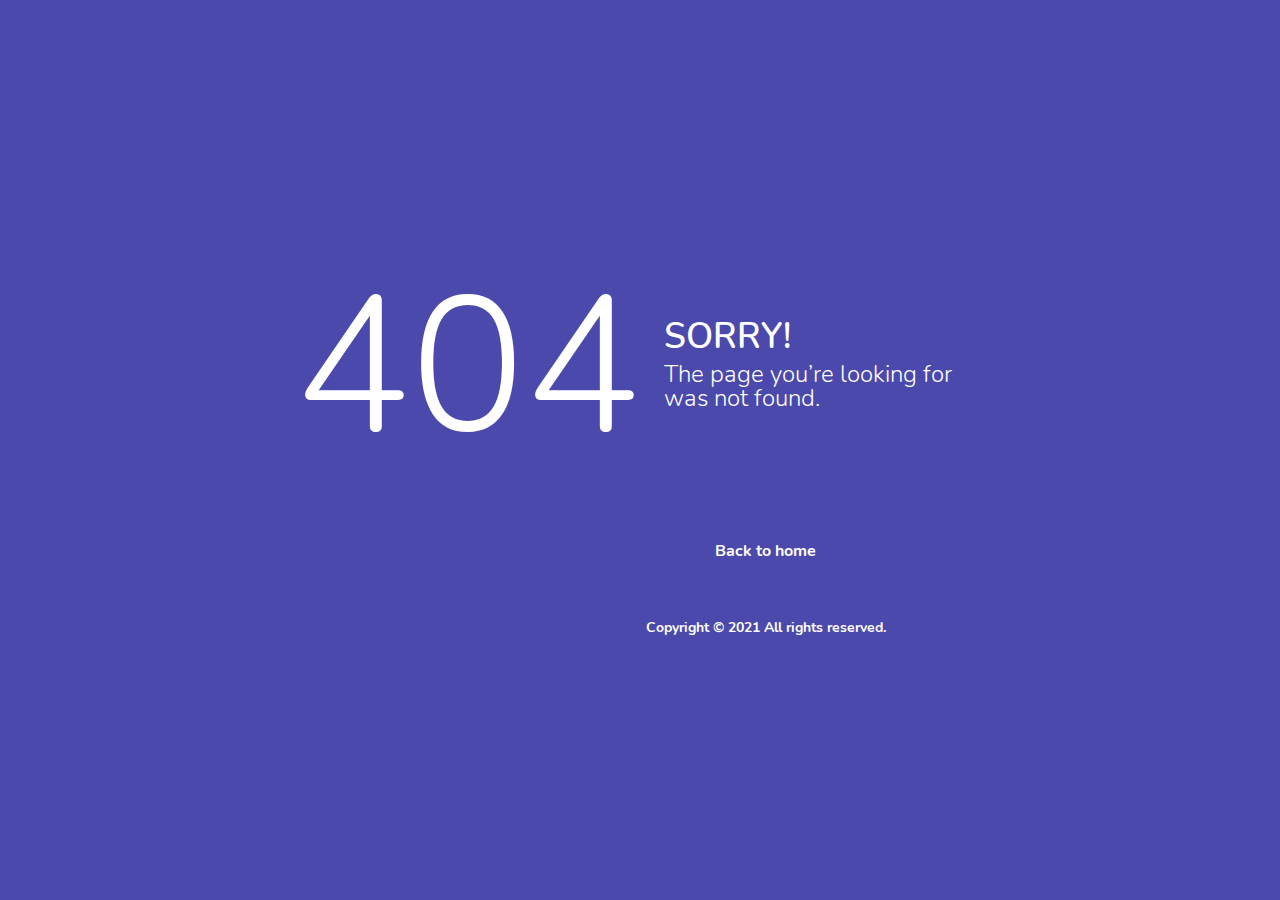
<file: pages/samples/error-404.html>
<!DOCTYPE html>
<html lang="en">

<head>
  <!-- Required meta tags -->
  <meta charset="utf-8">
  <meta name="viewport" content="width=device-width, initial-scale=1, shrink-to-fit=no">
  <title>Skydash Admin</title>
  <!-- plugins:css -->
  <link rel="stylesheet" href="../../vendors/feather/feather.css">
  <link rel="stylesheet" href="../../vendors/ti-icons/css/themify-icons.css">
  <link rel="stylesheet" href="../../vendors/css/vendor.bundle.base.css">
  <!-- endinject -->
  <!-- Plugin css for this page -->
  <!-- End plugin css for this page -->
  <!-- inject:css -->
  <link rel="stylesheet" href="../../css/vertical-layout-light/style.css">
  <!-- endinject -->
  <link rel="shortcut icon" href="../../images/favicon.png" />
</head>

<body>
  <div class="container-scroller">
    <div class="container-fluid page-body-wrapper full-page-wrapper">
      <div class="content-wrapper d-flex align-items-center text-center error-page bg-primary">
        <div class="row flex-grow">
          <div class="col-lg-7 mx-auto text-white">
            <div class="row align-items-center d-flex flex-row">
              <div class="col-lg-6 text-lg-right pr-lg-4">
                <h1 class="display-1 mb-0">404</h1>
              </div>
              <div class="col-lg-6 error-page-divider text-lg-left pl-lg-4">
                <h2>SORRY!</h2>
                <h3 class="font-weight-light">The page you’re looking for was not found.</h3>
              </div>
            </div>
            <div class="row mt-5">
              <div class="col-12 text-center mt-xl-2">
                <a class="text-white font-weight-medium" href="../../index.html">Back to home</a>
              </div>
            </div>
            <div class="row mt-5">
              <div class="col-12 mt-xl-2">
                <p class="text-white font-weight-medium text-center">Copyright &copy; 2021  All rights reserved.</p>
              </div>
            </div>
          </div>
        </div>
      </div>
      <!-- content-wrapper ends -->
    </div>
    <!-- page-body-wrapper ends -->
  </div>
  <!-- container-scroller -->
  <!-- plugins:js -->
  <script src="../../vendors/js/vendor.bundle.base.js"></script>
  <!-- endinject -->
  <!-- Plugin js for this page -->
  <!-- End plugin js for this page -->
  <!-- inject:js -->
  <script src="../../js/off-canvas.js"></script>
  <script src="../../js/hoverable-collapse.js"></script>
  <script src="../../js/template.js"></script>
  <script src="../../js/settings.js"></script>
  <script src="../../js/todolist.js"></script>
  <!-- endinject -->
</body>

</html>
</file>
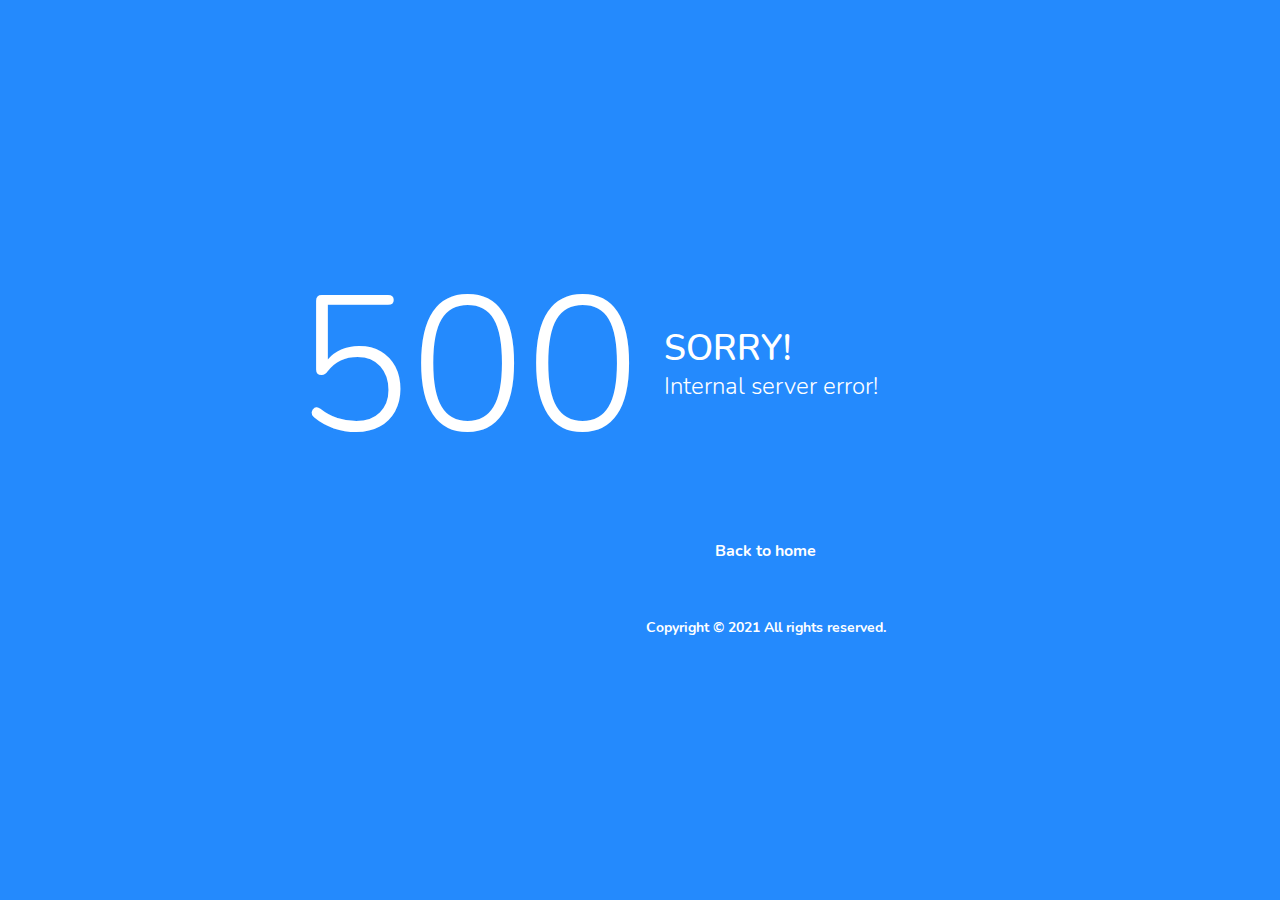
<file: pages/samples/error-500.html>
<!DOCTYPE html>
<html lang="en">

<head>
  <!-- Required meta tags -->
  <meta charset="utf-8">
  <meta name="viewport" content="width=device-width, initial-scale=1, shrink-to-fit=no">
  <title>Skydash Admin</title>
  <!-- plugins:css -->
  <link rel="stylesheet" href="../../vendors/feather/feather.css">
  <link rel="stylesheet" href="../../vendors/ti-icons/css/themify-icons.css">
  <link rel="stylesheet" href="../../vendors/css/vendor.bundle.base.css">
  <!-- endinject -->
  <!-- Plugin css for this page -->
  <!-- End plugin css for this page -->
  <!-- inject:css -->
  <link rel="stylesheet" href="../../css/vertical-layout-light/style.css">
  <!-- endinject -->
  <link rel="shortcut icon" href="../../images/favicon.png" />
</head>

<body>
  <div class="container-scroller">
    <div class="container-fluid page-body-wrapper full-page-wrapper">
      <div class="content-wrapper d-flex align-items-center text-center error-page bg-info">
        <div class="row flex-grow">
          <div class="col-lg-7 mx-auto text-white">
            <div class="row align-items-center d-flex flex-row">
              <div class="col-lg-6 text-lg-right pr-lg-4">
                <h1 class="display-1 mb-0">500</h1>
              </div>
              <div class="col-lg-6 error-page-divider text-lg-left pl-lg-4">
                <h2>SORRY!</h2>
                <h3 class="font-weight-light">Internal server error!</h3>
              </div>
            </div>
            <div class="row mt-5">
              <div class="col-12 text-center mt-xl-2">
                <a class="text-white font-weight-medium" href="../../index.html">Back to home</a>
              </div>
            </div>
            <div class="row mt-5">
              <div class="col-12 mt-xl-2">
                <p class="text-white font-weight-medium text-center">Copyright &copy; 2021  All rights reserved.</p>
              </div>
            </div>
          </div>
        </div>
      </div>
      <!-- content-wrapper ends -->
    </div>
    <!-- page-body-wrapper ends -->
  </div>
  <!-- container-scroller -->
  <!-- plugins:js -->
  <script src="../../vendors/js/vendor.bundle.base.js"></script>
  <!-- endinject -->
  <!-- Plugin js for this page -->
  <!-- End plugin js for this page -->
  <!-- inject:js -->
  <script src="../../js/off-canvas.js"></script>
  <script src="../../js/hoverable-collapse.js"></script>
  <script src="../../js/template.js"></script>
  <script src="../../js/settings.js"></script>
  <script src="../../js/todolist.js"></script>
  <!-- endinject -->
</body>

</html>
</file>
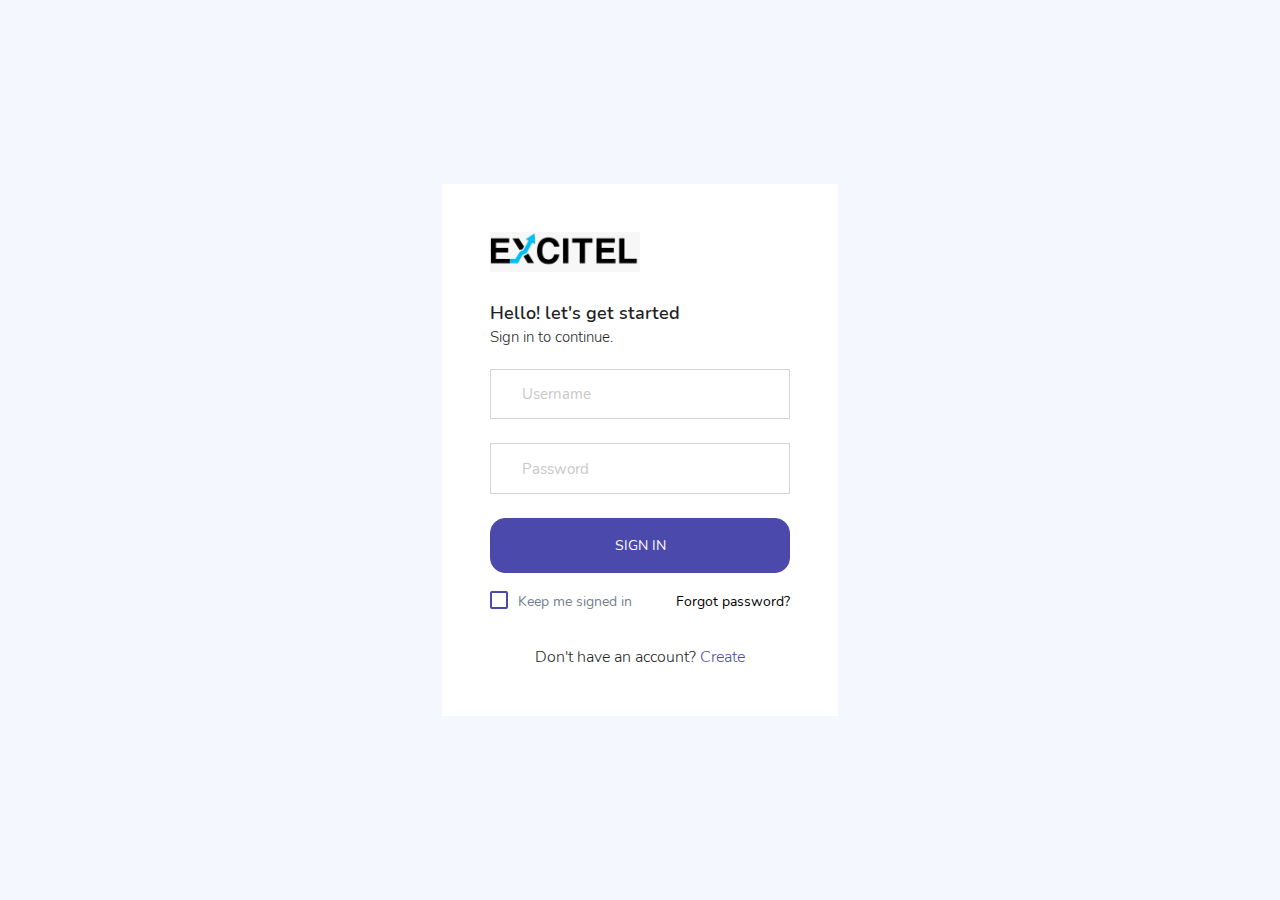
<file: pages/samples/login.html>
<!DOCTYPE html>
<html lang="en">

<head>
  <!-- Required meta tags -->
  <meta charset="utf-8">
  <meta name="viewport" content="width=device-width, initial-scale=1, shrink-to-fit=no">
  <title>Skydash Admin</title>
  <!-- plugins:css -->
  <link rel="stylesheet" href="../../vendors/feather/feather.css">
  <link rel="stylesheet" href="../../vendors/ti-icons/css/themify-icons.css">
  <link rel="stylesheet" href="../../vendors/css/vendor.bundle.base.css">
  <!-- endinject -->
  <!-- Plugin css for this page -->
  <!-- End plugin css for this page -->
  <!-- inject:css -->
  <link rel="stylesheet" href="../../css/vertical-layout-light/style.css">
  <!-- endinject -->
  <link rel="shortcut icon" href="../../images/favicon.png" />
</head>

<body>
  <div class="container-scroller">
    <div class="container-fluid page-body-wrapper full-page-wrapper">
      <div class="content-wrapper d-flex align-items-center auth px-0">
        <div class="row w-100 mx-0">
          <div class="col-lg-4 mx-auto">
            <div class="auth-form-light text-left py-5 px-4 px-sm-5">
              <div class="brand-logo">
                <img src="../../images/WhatsApp Image 2022-09-20 at 4.01.21 PM.jpeg" alt="logo">
              </div>
              <h4>Hello! let's get started</h4>
              <h6 class="font-weight-light">Sign in to continue.</h6>
              <form class="pt-3">
                <div class="form-group">
                  <input type="email" class="form-control form-control-lg" id="exampleInputEmail1" placeholder="Username">
                </div>
                <div class="form-group">
                  <input type="password" class="form-control form-control-lg" id="exampleInputPassword1" placeholder="Password">
                </div>
                <div class="mt-3">
                  <a class="btn btn-block btn-primary btn-lg font-weight-medium auth-form-btn" href="../../index.html">SIGN IN</a>
                </div>
                <div class="my-2 d-flex justify-content-between align-items-center">
                  <div class="form-check">
                    <label class="form-check-label text-muted">
                      <input type="checkbox" class="form-check-input">
                      Keep me signed in
                    </label>
                  </div>
                  <a href="#" class="auth-link text-black">Forgot password?</a>
                </div>
                <div class="mb-2">
                  <!-- <button type="button" class="btn btn-block btn-facebook auth-form-btn">
                    <i class="ti-facebook mr-2"></i>Connect using facebook
                  </button> -->
                </div>
                <div class="text-center mt-4 font-weight-light">
                  Don't have an account? <a href="register.html" class="text-primary">Create</a>
                </div>
              </form>
            </div>
          </div>
        </div>
      </div>
      <!-- content-wrapper ends -->
    </div>
    <!-- page-body-wrapper ends -->
  </div>
  <!-- container-scroller -->
  <!-- plugins:js -->
  <script src="../../vendors/js/vendor.bundle.base.js"></script>
  <!-- endinject -->
  <!-- Plugin js for this page -->
  <!-- End plugin js for this page -->
  <!-- inject:js -->
  <script src="../../js/off-canvas.js"></script>
  <script src="../../js/hoverable-collapse.js"></script>
  <script src="../../js/template.js"></script>
  <script src="../../js/settings.js"></script>
  <script src="../../js/todolist.js"></script>
  <!-- endinject -->
</body>

</html>
</file>
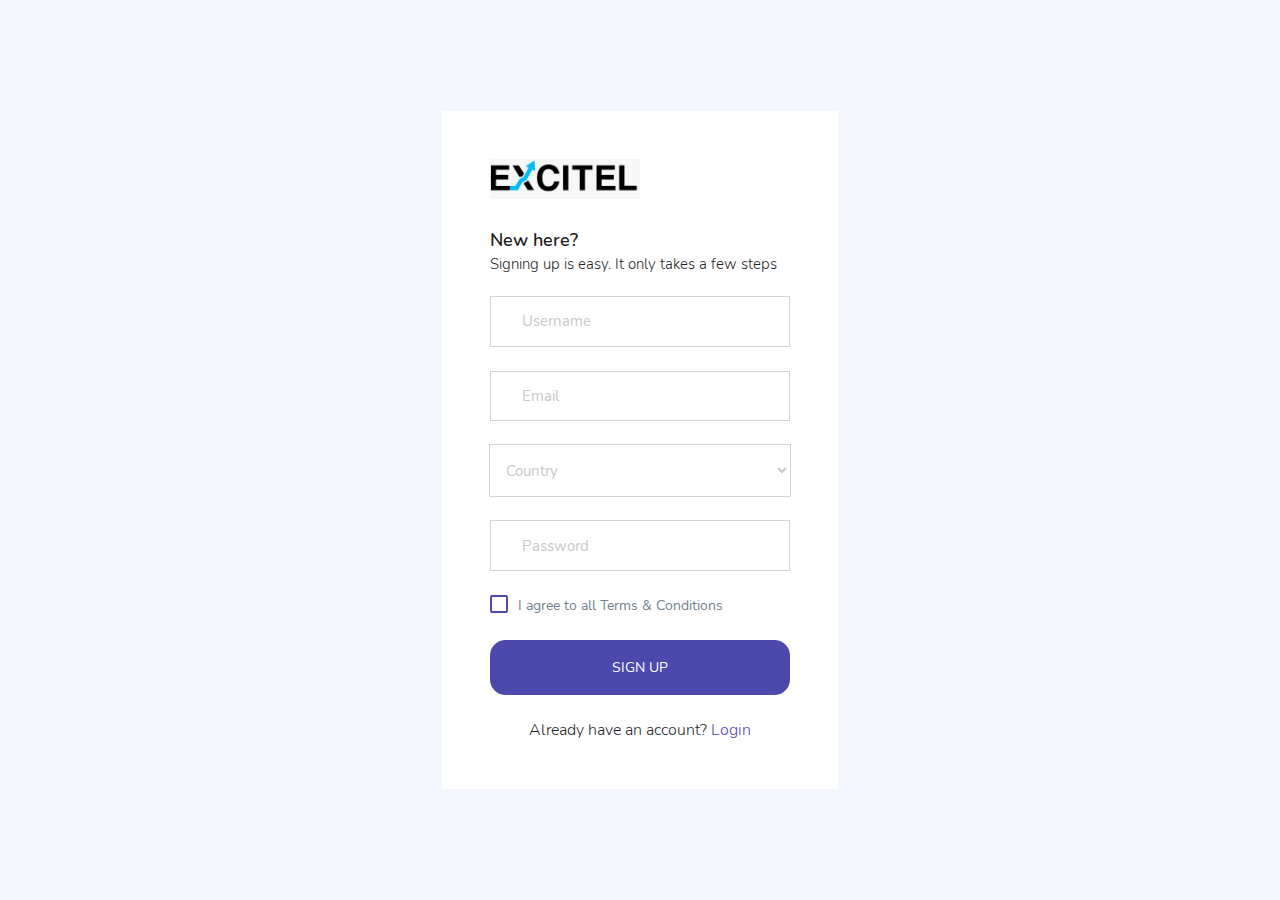
<file: pages/samples/register.html>
<!DOCTYPE html>
<html lang="en">

<head>
  <!-- Required meta tags -->
  <meta charset="utf-8">
  <meta name="viewport" content="width=device-width, initial-scale=1, shrink-to-fit=no">
  <title>Skydash Admin</title>
  <!-- plugins:css -->
  <link rel="stylesheet" href="../../vendors/feather/feather.css">
  <link rel="stylesheet" href="../../vendors/ti-icons/css/themify-icons.css">
  <link rel="stylesheet" href="../../vendors/css/vendor.bundle.base.css">
  <!-- endinject -->
  <!-- Plugin css for this page -->
  <!-- End plugin css for this page -->
  <!-- inject:css -->
  <link rel="stylesheet" href="../../css/vertical-layout-light/style.css">
  <!-- endinject -->
  <link rel="shortcut icon" href="../../images/favicon.png" />
</head>

<body>
  <div class="container-scroller">
    <div class="container-fluid page-body-wrapper full-page-wrapper">
      <div class="content-wrapper d-flex align-items-center auth px-0">
        <div class="row w-100 mx-0">
          <div class="col-lg-4 mx-auto">
            <div class="auth-form-light text-left py-5 px-4 px-sm-5">
              <div class="brand-logo">
                <img src="../../images/WhatsApp Image 2022-09-20 at 4.01.21 PM.jpeg" alt="logo">
              </div>
              <h4>New here?</h4>
              <h6 class="font-weight-light">Signing up is easy. It only takes a few steps</h6>
              <form class="pt-3">
                <div class="form-group">
                  <input type="text" class="form-control form-control-lg" id="exampleInputUsername1" placeholder="Username">
                </div>
                <div class="form-group">
                  <input type="email" class="form-control form-control-lg" id="exampleInputEmail1" placeholder="Email">
                </div>
                <div class="form-group">
                  <select class="form-control form-control-lg" id="exampleFormControlSelect2">
                    <option>Country</option>
                    <option>United States of America</option>
                    <option>United Kingdom</option>
                    <option>India</option>
                    <option>Germany</option>
                    <option>Argentina</option>
                  </select>
                </div>
                <div class="form-group">
                  <input type="password" class="form-control form-control-lg" id="exampleInputPassword1" placeholder="Password">
                </div>
                <div class="mb-4">
                  <div class="form-check">
                    <label class="form-check-label text-muted">
                      <input type="checkbox" class="form-check-input">
                      I agree to all Terms & Conditions
                    </label>
                  </div>
                </div>
                <div class="mt-3">
                  <a class="btn btn-block btn-primary btn-lg font-weight-medium auth-form-btn" href="../../index.html">SIGN UP</a>
                </div>
                <div class="text-center mt-4 font-weight-light">
                  Already have an account? <a href="login.html" class="text-primary">Login</a>
                </div>
              </form>
            </div>
          </div>
        </div>
      </div>
      <!-- content-wrapper ends -->
    </div>
    <!-- page-body-wrapper ends -->
  </div>
  <!-- container-scroller -->
  <!-- plugins:js -->
  <script src="../../vendors/js/vendor.bundle.base.js"></script>
  <!-- endinject -->
  <!-- Plugin js for this page -->
  <!-- End plugin js for this page -->
  <!-- inject:js -->
  <script src="../../js/off-canvas.js"></script>
  <script src="../../js/hoverable-collapse.js"></script>
  <script src="../../js/template.js"></script>
  <script src="../../js/settings.js"></script>
  <script src="../../js/todolist.js"></script>
  <!-- endinject -->
</body>

</html>
</file>
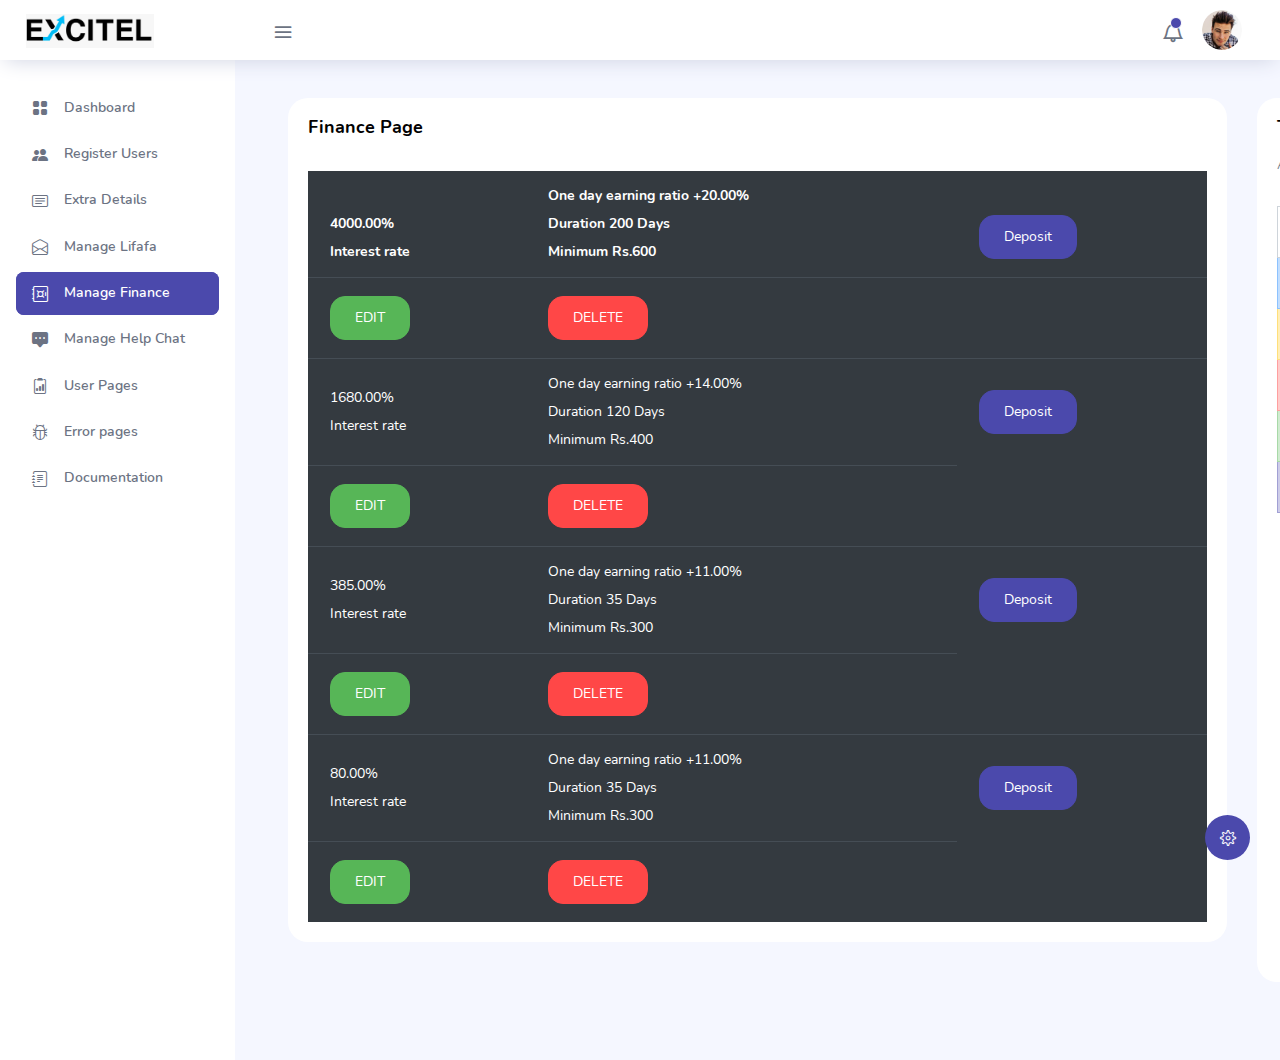
<file: pages/tables/basic-table.html>
<!DOCTYPE html>
<html lang="en">

<head>
  <link rel="stylesheet" href="https://cdn.jsdelivr.net/npm/bootstrap-icons@1.9.1/font/bootstrap-icons.css">
  <link rel="stylesheet" href="https://cdn.jsdelivr.net/npm/bootstrap-icons@1.9.1/font/bootstrap-icons.css">
  <!-- Required meta tags -->
  <meta charset="utf-8">
  <meta name="viewport" content="width=device-width, initial-scale=1, shrink-to-fit=no">
  <title>Skydash Admin</title>
  <!-- plugins:css -->
  <link rel="stylesheet" href="../../vendors/feather/feather.css">
  <link rel="stylesheet" href="../../vendors/ti-icons/css/themify-icons.css">
  <link rel="stylesheet" href="../../vendors/css/vendor.bundle.base.css">
  <!-- endinject -->
  <!-- Plugin css for this page -->
  <!-- End plugin css for this page -->
  <!-- inject:css -->
  <link rel="stylesheet" href="../../css/vertical-layout-light/style.css">
  <!-- endinject -->
  <link rel="shortcut icon" href="../../images/favicon.png" />
</head>

<body>
  <div class="container-scroller">
    <!-- partial:../../partials/_navbar.html -->
    <nav class="navbar col-lg-12 col-12 p-0 fixed-top d-flex flex-row">
      <div class="text-center navbar-brand-wrapper d-flex align-items-center justify-content-center">
        <a class="navbar-brand brand-logo mr-5" href="../../index.html"><img src="../../images/WhatsApp Image 2022-09-20 at 4.01.21 PM.jpeg" class="mr-2" alt="logo"/></a>
        <a class="navbar-brand brand-logo-mini" href="../../index.html"><img src="../../images/WhatsApp Image 2022-09-20 at 4.01.21 PM.jpeg" alt="logo"/></a>
      </div>
      <div class="navbar-menu-wrapper d-flex align-items-center justify-content-end">
        <button class="navbar-toggler navbar-toggler align-self-center" type="button" data-toggle="minimize">
          <span class="icon-menu"></span>
        </button>
        <ul class="navbar-nav mr-lg-2">
          <!-- <li class="nav-item nav-search d-none d-lg-block">
            <div class="input-group">
              <div class="input-group-prepend hover-cursor" id="navbar-search-icon">
                <span class="input-group-text" id="search">
                  <i class="icon-search"></i>
                </span>
              </div>
              <input type="text" class="form-control" id="navbar-search-input" placeholder="Search now" aria-label="search" aria-describedby="search">
            </div>
          </li> -->
        </ul>
        <ul class="navbar-nav navbar-nav-right">
          <li class="nav-item dropdown">
            <a class="nav-link count-indicator dropdown-toggle" id="notificationDropdown" href="#" data-toggle="dropdown">
              <i class="icon-bell mx-0"></i>
              <span class="count"></span>
            </a>
            <div class="dropdown-menu dropdown-menu-right navbar-dropdown preview-list" aria-labelledby="notificationDropdown">
              <p class="mb-0 font-weight-normal float-left dropdown-header">Notifications</p>
              <a class="dropdown-item preview-item">
                <div class="preview-thumbnail">
                  <div class="preview-icon bg-success">
                    <i class="ti-info-alt mx-0"></i>
                  </div>
                </div>
                <div class="preview-item-content">
                  <h6 class="preview-subject font-weight-normal">Application Error</h6>
                  <p class="font-weight-light small-text mb-0 text-muted">
                    Just now
                  </p>
                </div>
              </a>
              <a class="dropdown-item preview-item">
                <div class="preview-thumbnail">
                  <div class="preview-icon bg-warning">
                    <i class="ti-settings mx-0"></i>
                  </div>
                </div>
                <div class="preview-item-content">
                  <h6 class="preview-subject font-weight-normal">Settings</h6>
                  <p class="font-weight-light small-text mb-0 text-muted">
                    Private message
                  </p>
                </div>
              </a>
              <a class="dropdown-item preview-item">
                <div class="preview-thumbnail">
                  <div class="preview-icon bg-info">
                    <i class="ti-user mx-0"></i>
                  </div>
                </div>
                <div class="preview-item-content">
                  <h6 class="preview-subject font-weight-normal">New user registration</h6>
                  <p class="font-weight-light small-text mb-0 text-muted">
                    2 days ago
                  </p>
                </div>
              </a>
            </div>
          </li>
          <li class="nav-item nav-profile dropdown">
            <a class="nav-link dropdown-toggle" href="#" data-toggle="dropdown" id="profileDropdown">
              <img src="../../images/faces/face28.jpg" alt="profile"/>
            </a>
            <div class="dropdown-menu dropdown-menu-right navbar-dropdown" aria-labelledby="profileDropdown">
              <a class="dropdown-item">
                <i class="ti-settings text-primary"></i>
                Settings
              </a>
              <a class="dropdown-item">
                <i class="ti-power-off text-primary"></i>
                Logout
              </a>
            </div>
          </li>
          <!-- <li class="nav-item nav-settings d-none d-lg-flex">
            <a class="nav-link" href="#">
              <i class="icon-ellipsis"></i>
            </a>
          </li> -->
        </ul>
        <button class="navbar-toggler navbar-toggler-right d-lg-none align-self-center" type="button" data-toggle="offcanvas">
          <span class="icon-menu"></span>
        </button>
      </div>
    </nav>
    <!-- partial -->
    <div class="container-fluid page-body-wrapper">
      <!-- partial:../../partials/_settings-panel.html -->
      <div class="theme-setting-wrapper">
        <div id="settings-trigger"><i class="ti-settings"></i></div>
        <div id="theme-settings" class="settings-panel">
          <i class="settings-close ti-close"></i>
          <p class="settings-heading">SIDEBAR SKINS</p>
          <div class="sidebar-bg-options selected" id="sidebar-light-theme"><div class="img-ss rounded-circle bg-light border mr-3"></div>Light</div>
          <div class="sidebar-bg-options" id="sidebar-dark-theme"><div class="img-ss rounded-circle bg-dark border mr-3"></div>Dark</div>
          <p class="settings-heading mt-2">HEADER SKINS</p>
          <div class="color-tiles mx-0 px-4">
            <div class="tiles success"></div>
            <div class="tiles warning"></div>
            <div class="tiles danger"></div>
            <div class="tiles info"></div>
            <div class="tiles dark"></div>
            <div class="tiles default"></div>
          </div>
        </div>
      </div>
      <div id="right-sidebar" class="settings-panel">
        <i class="settings-close ti-close"></i>
        <ul class="nav nav-tabs border-top" id="setting-panel" role="tablist">
          <li class="nav-item">
            <a class="nav-link active" id="todo-tab" data-toggle="tab" href="#todo-section" role="tab" aria-controls="todo-section" aria-expanded="true">TO DO LIST</a>
          </li>
          <li class="nav-item">
            <a class="nav-link" id="chats-tab" data-toggle="tab" href="#chats-section" role="tab" aria-controls="chats-section">CHATS</a>
          </li>
        </ul>
        <div class="tab-content" id="setting-content">
          <div class="tab-pane fade show active scroll-wrapper" id="todo-section" role="tabpanel" aria-labelledby="todo-section">
            <div class="add-items d-flex px-3 mb-0">
              <form class="form w-100">
                <div class="form-group d-flex">
                  <input type="text" class="form-control todo-list-input" placeholder="Add To-do">
                  <button type="submit" class="add btn btn-primary todo-list-add-btn" id="add-task">Add</button>
                </div>
              </form>
            </div>
            <div class="list-wrapper px-3">
              <ul class="d-flex flex-column-reverse todo-list">
                <li>
                  <div class="form-check">
                    <label class="form-check-label">
                      <input class="checkbox" type="checkbox">
                      Team review meeting at 3.00 PM
                    </label>
                  </div>
                  <i class="remove ti-close"></i>
                </li>
                <li>
                  <div class="form-check">
                    <label class="form-check-label">
                      <input class="checkbox" type="checkbox">
                      Prepare for presentation
                    </label>
                  </div>
                  <i class="remove ti-close"></i>
                </li>
                <li>
                  <div class="form-check">
                    <label class="form-check-label">
                      <input class="checkbox" type="checkbox">
                      Resolve all the low priority tickets due today
                    </label>
                  </div>
                  <i class="remove ti-close"></i>
                </li>
                <li class="completed">
                  <div class="form-check">
                    <label class="form-check-label">
                      <input class="checkbox" type="checkbox" checked>
                      Schedule meeting for next week
                    </label>
                  </div>
                  <i class="remove ti-close"></i>
                </li>
                <li class="completed">
                  <div class="form-check">
                    <label class="form-check-label">
                      <input class="checkbox" type="checkbox" checked>
                      Project review
                    </label>
                  </div>
                  <i class="remove ti-close"></i>
                </li>
              </ul>
            </div>
            <h4 class="px-3 text-muted mt-5 font-weight-light mb-0">Events</h4>
            <div class="events pt-4 px-3">
              <div class="wrapper d-flex mb-2">
                <i class="ti-control-record text-primary mr-2"></i>
                <span>Feb 11 2018</span>
              </div>
              <p class="mb-0 font-weight-thin text-gray">Creating component page build a js</p>
              <p class="text-gray mb-0">The total number of sessions</p>
            </div>
            <div class="events pt-4 px-3">
              <div class="wrapper d-flex mb-2">
                <i class="ti-control-record text-primary mr-2"></i>
                <span>Feb 7 2018</span>
              </div>
              <p class="mb-0 font-weight-thin text-gray">Meeting with Alisa</p>
              <p class="text-gray mb-0 ">Call Sarah Graves</p>
            </div>
          </div>
          <!-- To do section tab ends -->
          <div class="tab-pane fade" id="chats-section" role="tabpanel" aria-labelledby="chats-section">
            <div class="d-flex align-items-center justify-content-between border-bottom">
              <p class="settings-heading border-top-0 mb-3 pl-3 pt-0 border-bottom-0 pb-0">Friends</p>
              <small class="settings-heading border-top-0 mb-3 pt-0 border-bottom-0 pb-0 pr-3 font-weight-normal">See All</small>
            </div>
            <ul class="chat-list">
              <li class="list active">
                <div class="profile"><img src="../../images/faces/face1.jpg" alt="image"><span class="online"></span></div>
                <div class="info">
                  <p>Thomas Douglas</p>
                  <p>Available</p>
                </div>
                <small class="text-muted my-auto">19 min</small>
              </li>
              <li class="list">
                <div class="profile"><img src="../../images/faces/face2.jpg" alt="image"><span class="offline"></span></div>
                <div class="info">
                  <div class="wrapper d-flex">
                    <p>Catherine</p>
                  </div>
                  <p>Away</p>
                </div>
                <div class="badge badge-success badge-pill my-auto mx-2">4</div>
                <small class="text-muted my-auto">23 min</small>
              </li>
              <li class="list">
                <div class="profile"><img src="../../images/faces/face3.jpg" alt="image"><span class="online"></span></div>
                <div class="info">
                  <p>Daniel Russell</p>
                  <p>Available</p>
                </div>
                <small class="text-muted my-auto">14 min</small>
              </li>
              <li class="list">
                <div class="profile"><img src="../../images/faces/face4.jpg" alt="image"><span class="offline"></span></div>
                <div class="info">
                  <p>James Richardson</p>
                  <p>Away</p>
                </div>
                <small class="text-muted my-auto">2 min</small>
              </li>
              <li class="list">
                <div class="profile"><img src="../../images/faces/face5.jpg" alt="image"><span class="online"></span></div>
                <div class="info">
                  <p>Madeline Kennedy</p>
                  <p>Available</p>
                </div>
                <small class="text-muted my-auto">5 min</small>
              </li>
              <li class="list">
                <div class="profile"><img src="../../images/faces/face6.jpg" alt="image"><span class="online"></span></div>
                <div class="info">
                  <p>Sarah Graves</p>
                  <p>Available</p>
                </div>
                <small class="text-muted my-auto">47 min</small>
              </li>
            </ul>
          </div>
          <!-- chat tab ends -->
        </div>
      </div>
      <!-- partial -->
      <!-- partial:../../partials/_sidebar.html -->
      <nav class="sidebar sidebar-offcanvas" id="sidebar">
        <ul class="nav">
          <li class="nav-item">
            <a class="nav-link" href="../../index.html">
              <i class="bi bi-grid-fill menu-icon"></i>
              <span class="menu-title">Dashboard</span>
            </a>
          </li>
          <li class="nav-item">
            <a class="nav-link" href="pages/ui-features/buttons.html">
              <i class="bi bi-people-fill men menu-icon"></i>
              <span class="menu-title">Register Users</span>
              <!-- <i class="menu-arrow"></i>  -->
            </a>
            <div class="collapse" id="ui-basic">
              <ul class="nav flex-column sub-menu">
                <!-- <li class="nav-item"> <a class="nav-link" href="../../pages/ui-features/buttons.html">Buttons</a></li> -->
                <!-- <li class="nav-item"> <a class="nav-link" href="../../pages/ui-features/dropdowns.html">Dropdowns</a></li>
                <li class="nav-item"> <a class="nav-link" href="../../pages/ui-features/typography.html">Typography</a></li> -->
              </ul>
            </div>
          </li>
          <li class="nav-item">
            <a class="nav-link" href="/pages/forms/basic_elements.html">
              <i class="bi bi-card-text menu-icon"></i>
              <span class="menu-title">Extra Details</span>
              <!-- <i class="menu-arrow"></i> -->
            </a>
            <div class="collapse" id="form-elements">
              <!-- <ul class="nav flex-column sub-menu">
                <li class="nav-item"><a class="nav-link" href="../../pages/forms/basic_elements.html">Basic Elements</a></li>
              </ul> -->
            </div> 
          </li>
          <li class="nav-item">
            <a class="nav-link" data-toggle="collapse" href="#charts" aria-expanded="false" aria-controls="charts">
              <i class="bi bi-envelope-open menu-icon"></i>
              <span class="menu-title">Manage Lifafa</span>
              <!-- <i class="menu-arrow"></i> -->
            </a>
            <div class="collapse" id="charts">
              <ul class="nav flex-column sub-menu">
                <!-- <li class="nav-item"> <a class="nav-link" href="../../pages/charts/chartjs.html">ChartJs</a></li> -->
              </ul>
            </div>
          </li>
          <li class="nav-item">
            <a class="nav-link" href="/pages/tables/basic-table.html">
              <i class="bi bi-safe menu-icon"></i>
              <span class="menu-title">Manage Finance</span>
              <!-- <i class="menu-arrow"></i> -->
            </a>
            <div class="collapse" id="tables">
              <ul class="nav flex-column sub-menu">
                <!-- <li class="nav-item"> <a class="nav-link" href="../../pages/tables/basic-table.html">Basic table</a></li> -->
              </ul>
            </div>
          </li>
          <li class="nav-item">
            <a class="nav-link" data-toggle="collapse" href="#icons" aria-expanded="false" aria-controls="icons">
              <i class="bi bi-chat-square-dots-fill menu-icon"></i>
              <span class="menu-title">Manage Help Chat</span>
              <!-- <i class="menu-arrow"></i> -->
            </a>
            <div class="collapse" id="icons">
              <ul class="nav flex-column sub-menu">
                <!-- <li class="nav-item"> <a class="nav-link" href="../../pages/icons/mdi.html">Mdi icons</a></li> -->
              </ul>
            </div>
          </li>
          <li class="nav-item">
            <a class="nav-link" data-toggle="collapse" href="#auth" aria-expanded="false" aria-controls="auth">
              <i class="bi bi-clipboard2-data menu-icon"></i>
              <span class="menu-title">User Pages</span>
              <!-- <i class="menu-arrow"></i> -->
            </a>
            <div class="collapse" id="auth">
              <ul class="nav flex-column sub-menu">
                <li class="nav-item"> <a class="nav-link" href="../../pages/samples/login.html"> Login </a></li>
                <li class="nav-item"> <a class="nav-link" href="../../pages/samples/register.html"> Register </a></li>
              </ul>
            </div>
          </li>
          <li class="nav-item">
            <a class="nav-link" data-toggle="collapse" href="#error" aria-expanded="false" aria-controls="error">
              <i class="bi bi-bug menu-icon"></i>
              <span class="menu-title">Error pages</span>
              <!-- <i class="menu-arrow"></i> -->
            </a>
            <div class="collapse" id="error">
              <ul class="nav flex-column sub-menu">
                <li class="nav-item"> <a class="nav-link" href="../../pages/samples/error-404.html"> 404 </a></li>
                <li class="nav-item"> <a class="nav-link" href="../../pages/samples/error-500.html"> 500 </a></li>
              </ul>
            </div>
          </li>
          <li class="nav-item">
            <a class="nav-link" href="../../pages/documentation/documentation.html">
              <i class="bi bi-journal-text menu-icon"></i>
              <span class="menu-title">Documentation</span>
            </a>
          </li>
        </ul>
      </nav>
      <!-- partial -->
      <div class="main-panel">
        <div class="content-wrapper">
          <div class="row">
            <!-- <div class="col-lg-6 grid-margin stretch-card">
              <div class="card">
                <div class="card-body">
                  <h4 class="card-title">Basic Table</h4>
                  <p class="card-description">
                    Add class <code>.table</code>
                  </p>
                  <div class="table-responsive">
                    <table class="table">
                      <thead>
                        <tr>
                          <th>Profile</th>
                          <th>VatNo.</th>
                          <th>Created</th>
                          <th>Status</th>
                        </tr>
                      </thead>
                      <tbody>
                        <tr>
                          <td>Jacob</td>
                          <td>53275531</td>
                          <td>12 May 2017</td>
                          <td><label class="badge badge-danger">Pending</label></td>
                        </tr>
                        <tr>
                          <td>Messsy</td>
                          <td>53275532</td>
                          <td>15 May 2017</td>
                          <td><label class="badge badge-warning">In progress</label></td>
                        </tr>
                        <tr>
                          <td>John</td>
                          <td>53275533</td>
                          <td>14 May 2017</td>
                          <td><label class="badge badge-info">Fixed</label></td>
                        </tr>
                        <tr>
                          <td>Peter</td>
                          <td>53275534</td>
                          <td>16 May 2017</td>
                          <td><label class="badge badge-success">Completed</label></td>
                        </tr>
                        <tr>
                          <td>Dave</td>
                          <td>53275535</td>
                          <td>20 May 2017</td>
                          <td><label class="badge badge-warning">In progress</label></td>
                        </tr>
                      </tbody>
                    </table>
                  </div>
                </div>
              </div>
            </div>
            <div class="col-lg-6 grid-margin stretch-card">
              <div class="card">
                <div class="card-body">
                  <h4 class="card-title">Hoverable Table</h4>
                  <p class="card-description">
                    Add class <code>.table-hover</code>
                  </p>
                  <div class="table-responsive">
                    <table class="table table-hover">
                      <thead>
                        <tr>
                          <th>User</th>
                          <th>Product</th>
                          <th>Sale</th>
                          <th>Status</th>
                        </tr>
                      </thead>
                      <tbody>
                        <tr>
                          <td>Jacob</td>
                          <td>Photoshop</td>
                          <td class="text-danger"> 28.76% <i class="ti-arrow-down"></i></td>
                          <td><label class="badge badge-danger">Pending</label></td>
                        </tr>
                        <tr>
                          <td>Messsy</td>
                          <td>Flash</td>
                          <td class="text-danger"> 21.06% <i class="ti-arrow-down"></i></td>
                          <td><label class="badge badge-warning">In progress</label></td>
                        </tr>
                        <tr>
                          <td>John</td>
                          <td>Premier</td>
                          <td class="text-danger"> 35.00% <i class="ti-arrow-down"></i></td>
                          <td><label class="badge badge-info">Fixed</label></td>
                        </tr>
                        <tr>
                          <td>Peter</td>
                          <td>After effects</td>
                          <td class="text-success"> 82.00% <i class="ti-arrow-up"></i></td>
                          <td><label class="badge badge-success">Completed</label></td>
                        </tr>
                        <tr>
                          <td>Dave</td>
                          <td>53275535</td>
                          <td class="text-success"> 98.05% <i class="ti-arrow-up"></i></td>
                          <td><label class="badge badge-warning">In progress</label></td>
                        </tr>
                      </tbody>
                    </table>
                  </div>
                </div>
              </div>
            </div> -->
            <div class="col-lg-12 grid-margin stretch-card">
              <!-- <div class="card">
                <div class="card-body">
                  <h4 class="card-title">Striped Table</h4>
                  <p class="card-description">
                    Add class <code>.table-striped</code>
                  </p>
                  <div class="table-responsive">
                    <table class="table table-striped">
                      <thead>
                        <tr>
                          <th>
                            User
                          </th>
                          <th>
                            First name
                          </th>
                          <th>
                            Progress
                          </th>
                          <th>
                            Amount
                          </th>
                          <th>
                            Deadline
                          </th>
                        </tr>
                      </thead>
                      <tbody>
                        <tr>
                          <td class="py-1">
                            <img src="../../images/faces/face1.jpg" alt="image"/>
                          </td>
                          <td>
                            Herman Beck
                          </td>
                          <td>
                            <div class="progress">
                              <div class="progress-bar bg-success" role="progressbar" style="width: 25%" aria-valuenow="25" aria-valuemin="0" aria-valuemax="100"></div>
                            </div>
                          </td>
                          <td>
                            $ 77.99
                          </td>
                          <td>
                            May 15, 2015
                          </td>
                        </tr>
                        <tr>
                          <td class="py-1">
                            <img src="../../images/faces/face2.jpg" alt="image"/>
                          </td>
                          <td>
                            Messsy Adam
                          </td>
                          <td>
                            <div class="progress">
                              <div class="progress-bar bg-danger" role="progressbar" style="width: 75%" aria-valuenow="75" aria-valuemin="0" aria-valuemax="100"></div>
                            </div>
                          </td>
                          <td>
                            $245.30
                          </td>
                          <td>
                            July 1, 2015
                          </td>
                        </tr>
                        <tr>
                          <td class="py-1">
                            <img src="../../images/faces/face3.jpg" alt="image"/>
                          </td>
                          <td>
                            John Richards
                          </td>
                          <td>
                            <div class="progress">
                              <div class="progress-bar bg-warning" role="progressbar" style="width: 90%" aria-valuenow="90" aria-valuemin="0" aria-valuemax="100"></div>
                            </div>
                          </td>
                          <td>
                            $138.00
                          </td>
                          <td>
                            Apr 12, 2015
                          </td>
                        </tr>
                        <tr>
                          <td class="py-1">
                            <img src="../../images/faces/face4.jpg" alt="image"/>
                          </td>
                          <td>
                            Peter Meggik
                          </td>
                          <td>
                            <div class="progress">
                              <div class="progress-bar bg-primary" role="progressbar" style="width: 50%" aria-valuenow="50" aria-valuemin="0" aria-valuemax="100"></div>
                            </div>
                          </td>
                          <td>
                            $ 77.99
                          </td>
                          <td>
                            May 15, 2015
                          </td>
                        </tr>
                        <tr>
                          <td class="py-1">
                            <img src="../../images/faces/face5.jpg" alt="image"/>
                          </td>
                          <td>
                            Edward
                          </td>
                          <td>
                            <div class="progress">
                              <div class="progress-bar bg-danger" role="progressbar" style="width: 35%" aria-valuenow="35" aria-valuemin="0" aria-valuemax="100"></div>
                            </div>
                          </td>
                          <td>
                            $ 160.25
                          </td>
                          <td>
                            May 03, 2015
                          </td>
                        </tr>
                        <tr>
                          <td class="py-1">
                            <img src="../../images/faces/face6.jpg" alt="image"/>
                          </td>
                          <td>
                            John Doe
                          </td>
                          <td>
                            <div class="progress">
                              <div class="progress-bar bg-info" role="progressbar" style="width: 65%" aria-valuenow="65" aria-valuemin="0" aria-valuemax="100"></div>
                            </div>
                          </td>
                          <td>
                            $ 123.21
                          </td>
                          <td>
                            April 05, 2015
                          </td>
                        </tr>
                        <tr>
                          <td class="py-1">
                            <img src="../../images/faces/face7.jpg" alt="image"/>
                          </td>
                          <td>
                            Henry Tom
                          </td>
                          <td>
                            <div class="progress">
                              <div class="progress-bar bg-warning" role="progressbar" style="width: 20%" aria-valuenow="20" aria-valuemin="0" aria-valuemax="100"></div>
                            </div>
                          </td>
                          <td>
                            $ 150.00
                          </td>
                          <td>
                            June 16, 2015
                          </td>
                        </tr>
                      </tbody>
                    </table>
                  </div>
                </div>
              </div>
            </div>
            <div class="col-lg-12 grid-margin stretch-card">
              <div class="card">
                <div class="card-body">
                  <h4 class="card-title">Bordered table</h4>
                  <p class="card-description">
                    Add class <code>.table-bordered</code>
                  </p>
                  <div class="table-responsive pt-3">
                    <table class="table table-bordered">
                      <thead>
                        <tr>
                          <th>
                            #
                          </th>
                          <th>
                            First name
                          </th>
                          <th>
                            Progress
                          </th>
                          <th>
                            Amount
                          </th>
                          <th>
                            Deadline
                          </th>
                        </tr>
                      </thead>
                      <tbody>
                        <tr>
                          <td>
                            1
                          </td>
                          <td>
                            Herman Beck
                          </td>
                          <td>
                            <div class="progress">
                              <div class="progress-bar bg-success" role="progressbar" style="width: 25%" aria-valuenow="25" aria-valuemin="0" aria-valuemax="100"></div>
                            </div>
                          </td>
                          <td>
                            $ 77.99
                          </td>
                          <td>
                            May 15, 2015
                          </td>
                        </tr>
                        <tr>
                          <td>
                            2
                          </td>
                          <td>
                            Messsy Adam
                          </td>
                          <td>
                            <div class="progress">
                              <div class="progress-bar bg-danger" role="progressbar" style="width: 75%" aria-valuenow="75" aria-valuemin="0" aria-valuemax="100"></div>
                            </div>
                          </td>
                          <td>
                            $245.30
                          </td>
                          <td>
                            July 1, 2015
                          </td>
                        </tr>
                        <tr>
                          <td>
                            3
                          </td>
                          <td>
                            John Richards
                          </td>
                          <td>
                            <div class="progress">
                              <div class="progress-bar bg-warning" role="progressbar" style="width: 90%" aria-valuenow="90" aria-valuemin="0" aria-valuemax="100"></div>
                            </div>
                          </td>
                          <td>
                            $138.00
                          </td>
                          <td>
                            Apr 12, 2015
                          </td>
                        </tr>
                        <tr>
                          <td>
                            4
                          </td>
                          <td>
                            Peter Meggik
                          </td>
                          <td>
                            <div class="progress">
                              <div class="progress-bar bg-primary" role="progressbar" style="width: 50%" aria-valuenow="50" aria-valuemin="0" aria-valuemax="100"></div>
                            </div>
                          </td>
                          <td>
                            $ 77.99
                          </td>
                          <td>
                            May 15, 2015
                          </td>
                        </tr>
                        <tr>
                          <td>
                            5
                          </td>
                          <td>
                            Edward
                          </td>
                          <td>
                            <div class="progress">
                              <div class="progress-bar bg-danger" role="progressbar" style="width: 35%" aria-valuenow="35" aria-valuemin="0" aria-valuemax="100"></div>
                            </div>
                          </td>
                          <td>
                            $ 160.25
                          </td>
                          <td>
                            May 03, 2015
                          </td>
                        </tr>
                        <tr>
                          <td>
                            6
                          </td>
                          <td>
                            John Doe
                          </td>
                          <td>
                            <div class="progress">
                              <div class="progress-bar bg-info" role="progressbar" style="width: 65%" aria-valuenow="65" aria-valuemin="0" aria-valuemax="100"></div>
                            </div>
                          </td>
                          <td>
                            $ 123.21
                          </td>
                          <td>
                            April 05, 2015
                          </td>
                        </tr>
                        <tr>
                          <td>
                            7
                          </td>
                          <td>
                            Henry Tom
                          </td>
                          <td>
                            <div class="progress">
                              <div class="progress-bar bg-warning" role="progressbar" style="width: 20%" aria-valuenow="20" aria-valuemin="0" aria-valuemax="100"></div>
                            </div>
                          </td>
                          <td>
                            $ 150.00
                          </td>
                          <td>
                            June 16, 2015
                          </td>
                        </tr>
                      </tbody>
                    </table>
                  </div>
                </div>
              </div>
            </div> -->
            <div class="col-lg-12 grid-margin stretch-card">
              <div class="card">
                <div class="card-body">
                  <h4 class="card-title">Finance Page</h4>
                  <!-- <p class="card-description">
                    Add class <code>.table-dark</code>
                  </p> -->
                  <div class="table-responsive pt-3">
                    <table class="table table-dark">
                      <thead>
                        <tr>
                          <th>
                            4000.00%<br><br>

                            Interest rate
                          </th>
                          <th>
                            One day earning ratio +20.00%<br><br>
                            Duration 200 Days <br><br>
                            Minimum Rs.600
                          </th>
                          <th>
                            <button type="button" class="btn btn-primary">Deposit</button>
                          </th>
                          <!-- <th>
                            Deadline
                          </th> -->
                        </tr>
                      </thead>
                      <tbody>
                        <tr>
                          <td>
                            <button type="button" class="btn btn-success">EDIT</button>
                          </td>
                          <td>
                            <button type="button" class="btn btn-danger">DELETE</button>
                          </td>
                          <!-- <td>
                            $ 77.99
                          </td> -->
                          <!-- <td>
                            May 15, 2015
                          </td> -->
                        </tr>
                        <tr>
                          <td>
                            1680.00%<br><br>

                            Interest rate
                          </td>
                          <td>
                            One day earning ratio +14.00%<br><br>
                            Duration 120 Days<br><br>
                            Minimum Rs.400
                          </td>
                          <td>
                            <button type="button" class="btn btn-primary">Deposit</button>
                          </td>
                          <!-- <td>
                            July 1, 2015
                          </td> -->
                        </tr>
                        <tr>
                          <td>
                            <button type="button" class="btn btn-success">EDIT</button>
                          </td>
                          <td>
                            <button type="button" class="btn btn-danger">DELETE</button>
                          </td>
                          <!-- <td>
                            $138.00
                          </td>
                          <td>
                            Apr 12, 2015
                          </td> -->
                        </tr>
                        <tr>
                          <td>
                            385.00%<br><br>

                            Interest rate
                          </td>
                          <td>
                            One day earning ratio +11.00%<br><br>
                            Duration 35 Days <br><br>
                            Minimum Rs.300
                          </td>
                          <td>
                            <button type="button" class="btn btn-primary">Deposit</button>
                          </td>
                          <!-- <td>
                            May 15, 2015
                          </td> -->
                        </tr>
                        <tr>
                          <td>
                            <button type="button" class="btn btn-success">EDIT</button>
                          </td>
                          <td>
                            <button type="button" class="btn btn-danger">DELETE</button>
                          </td>
                          <!-- <td>
                            $ 160.25
                          </td>
                          <td>
                            May 03, 2015
                          </td> -->
                        </tr>
                        <tr>
                          <td>
                            80.00%<br><br>

                            Interest rate
                          </td>
                          <td>
                            One day earning ratio +11.00%<br><br>
                            Duration 35 Days<br><br>
                            Minimum Rs.300
                          </td>
                          <td>
                            <button type="button" class="btn btn-primary">Deposit</button>
                          </td>
                          <!-- <td>
                            April 05, 2015
                          </td> -->
                        </tr>
                        <tr>
                          <td>
                            <button type="button" class="btn btn-success">EDIT</button>
                          </td>
                          <td>
                            <button type="button" class="btn btn-danger">DELETE</button>
                          </td>
                          <!-- <td>
                            $ 150.00
                          </td>
                          <td>
                            June 16, 2015
                          </td> -->
                        </tr>
                      </tbody>
                    </table>
                  </div>
                </div>
              </div>
            </div>
            <div class="col-lg-12 stretch-card">
              <div class="card">
                <div class="card-body">
                  <h4 class="card-title">Table with contextual classes</h4>
                  <p class="card-description">
                    Add class <code>.table-{color}</code>
                  </p>
                  <div class="table-responsive pt-3">
                    <table class="table table-bordered">
                      <thead>
                        <tr>
                          <th>
                            #
                          </th>
                          <th>
                            First name
                          </th>
                          <th>
                            Product
                          </th>
                          <th>
                            Amount
                          </th>
                          <th>
                            Deadline
                          </th>
                        </tr>
                      </thead>
                      <tbody>
                        <tr class="table-info">
                          <td>
                            1
                          </td>
                          <td>
                            Herman Beck
                          </td>
                          <td>
                            Photoshop
                          </td>
                          <td>
                            $ 77.99
                          </td>
                          <td>
                            May 15, 2015
                          </td>
                        </tr>
                        <tr class="table-warning">
                          <td>
                            2
                          </td>
                          <td>
                            Messsy Adam
                          </td>
                          <td>
                            Flash
                          </td>
                          <td>
                            $245.30
                          </td>
                          <td>
                            July 1, 2015
                          </td>
                        </tr>
                        <tr class="table-danger">
                          <td>
                            3
                          </td>
                          <td>
                            John Richards
                          </td>
                          <td>
                            Premeire
                          </td>
                          <td>
                            $138.00
                          </td>
                          <td>
                            Apr 12, 2015
                          </td>
                        </tr>
                        <tr class="table-success">
                          <td>
                            4
                          </td>
                          <td>
                            Peter Meggik
                          </td>
                          <td>
                            After effects
                          </td>
                          <td>
                            $ 77.99
                          </td>
                          <td>
                            May 15, 2015
                          </td>
                        </tr>
                        <tr class="table-primary">
                          <td>
                            5
                          </td>
                          <td>
                            Edward
                          </td>
                          <td>
                            Illustrator
                          </td>
                          <td>
                            $ 160.25
                          </td>
                          <td>
                            May 03, 2015
                          </td>
                        </tr>
                      </tbody>
                    </table>
                  </div>
                </div>
              </div>
            </div>
          </div>
        </div>
        <!-- content-wrapper ends -->
        <!-- partial:../../partials/_footer.html -->
        <!-- <footer class="footer">
          <div class="d-sm-flex justify-content-center justify-content-sm-between">
            <span class="text-muted text-center text-sm-left d-block d-sm-inline-block">Copyright © 2021.  Premium <a href="https://www.bootstrapdash.com/" target="_blank">Bootstrap admin template</a> from BootstrapDash. All rights reserved.</span>
            <span class="float-none float-sm-right d-block mt-1 mt-sm-0 text-center">Hand-crafted & made with <i class="ti-heart text-danger ml-1"></i></span>
          </div>
        </footer> -->
        <!-- partial -->
      </div>
      <!-- main-panel ends -->
    </div>
    <!-- page-body-wrapper ends -->
  </div>
  <!-- container-scroller -->
  <!-- plugins:js -->
  <script src="../../vendors/js/vendor.bundle.base.js"></script>
  <!-- endinject -->
  <!-- Plugin js for this page -->
  <!-- End plugin js for this page -->
  <!-- inject:js -->
  <script src="../../js/off-canvas.js"></script>
  <script src="../../js/hoverable-collapse.js"></script>
  <script src="../../js/template.js"></script>
  <script src="../../js/settings.js"></script>
  <script src="../../js/todolist.js"></script>
  <!-- endinject -->
  <!-- Custom js for this page-->
  <!-- End custom js for this page-->
</body>

</html>
</file>
<file: vendors/feather/feather.css>
@charset "UTF-8";
 
@font-face {
  font-family: "feather";
  src:url("fonts/feather-webfont.eot");
  src:url("fonts/feather-webfont.eot?#iefix") format("embedded-opentype"),
    url("fonts/feather-webfont.woff") format("woff"),
    url("fonts/feather-webfont.ttf") format("truetype"),
    url("fonts/feather-webfont.svg#feather") format("svg");
  font-weight: normal;
  font-style: normal;
}

/* Character Mapping Method */
 
[data-icon]:before {
  display: inline-block;
  font-family: "feather";
  content: attr(data-icon);
  font-style: normal;
  font-weight: normal;
  font-variant: normal;
  text-transform: none;
  speak: none;
  line-height: 1;
  -webkit-font-smoothing: antialiased;
  -moz-osx-font-smoothing: grayscale;
}

/* CSS Class Mapping Method */
 
[class^="icon-"],
[class*=" icon-"] {
  display: inline-block;
  font-family: "feather";
  font-style: normal;
  font-weight: normal;
  font-variant: normal;
  text-transform: none;
  speak: none;
  line-height: 1;
  -webkit-font-smoothing: antialiased;
  -moz-osx-font-smoothing: grayscale;
}

.icon-eye:before {
  content: "\e000";
}

.icon-paper-clip:before {
  content: "\e001";
}

.icon-mail:before {
  content: "\e002";
}

.icon-mail:before {
  content: "\e002";
}

.icon-toggle:before {
  content: "\e003";
}

.icon-layout:before {
  content: "\e004";
}

.icon-link:before {
  content: "\e005";
}

.icon-bell:before {
  content: "\e006";
}

.icon-lock:before {
  content: "\e007";
}

.icon-unlock:before {
  content: "\e008";
}

.icon-ribbon:before {
  content: "\e009";
}

.icon-image:before {
  content: "\e010";
}

.icon-signal:before {
  content: "\e011";
}

.icon-target:before {
  content: "\e012";
}

.icon-clipboard:before {
  content: "\e013";
}

.icon-clock:before {
  content: "\e014";
}

.icon-clock:before {
  content: "\e014";
}

.icon-watch:before {
  content: "\e015";
}

.icon-air-play:before {
  content: "\e016";
}

.icon-camera:before {
  content: "\e017";
}

.icon-video:before {
  content: "\e018";
}

.icon-disc:before {
  content: "\e019";
}

.icon-printer:before {
  content: "\e020";
}

.icon-monitor:before {
  content: "\e021";
}

.icon-server:before {
  content: "\e022";
}

.icon-cog:before {
  content: "\e023";
}

.icon-heart:before {
  content: "\e024";
}

.icon-paragraph:before {
  content: "\e025";
}

.icon-align-justify:before {
  content: "\e026";
}

.icon-align-left:before {
  content: "\e027";
}

.icon-align-center:before {
  content: "\e028";
}

.icon-align-right:before {
  content: "\e029";
}

.icon-book:before {
  content: "\e030";
}

.icon-layers:before {
  content: "\e031";
}

.icon-stack:before {
  content: "\e032";
}

.icon-stack-2:before {
  content: "\e033";
}

.icon-paper:before {
  content: "\e034";
}

.icon-paper-stack:before {
  content: "\e035";
}

.icon-search:before {
  content: "\e036";
}

.icon-zoom-in:before {
  content: "\e037";
}

.icon-zoom-out:before {
  content: "\e038";
}

.icon-reply:before {
  content: "\e039";
}

.icon-circle-plus:before {
  content: "\e040";
}

.icon-circle-minus:before {
  content: "\e041";
}

.icon-circle-check:before {
  content: "\e042";
}

.icon-circle-cross:before {
  content: "\e043";
}

.icon-square-plus:before {
  content: "\e044";
}

.icon-square-minus:before {
  content: "\e045";
}

.icon-square-check:before {
  content: "\e046";
}

.icon-square-cross:before {
  content: "\e047";
}

.icon-microphone:before {
  content: "\e048";
}

.icon-record:before {
  content: "\e049";
}

.icon-skip-back:before {
  content: "\e050";
}

.icon-rewind:before {
  content: "\e051";
}

.icon-play:before {
  content: "\e052";
}

.icon-pause:before {
  content: "\e053";
}

.icon-stop:before {
  content: "\e054";
}

.icon-fast-forward:before {
  content: "\e055";
}

.icon-skip-forward:before {
  content: "\e056";
}

.icon-shuffle:before {
  content: "\e057";
}

.icon-repeat:before {
  content: "\e058";
}

.icon-folder:before {
  content: "\e059";
}

.icon-umbrella:before {
  content: "\e060";
}

.icon-moon:before {
  content: "\e061";
}

.icon-thermometer:before {
  content: "\e062";
}

.icon-drop:before {
  content: "\e063";
}

.icon-sun:before {
  content: "\e064";
}

.icon-cloud:before {
  content: "\e065";
}

.icon-cloud-upload:before {
  content: "\e066";
}

.icon-cloud-download:before {
  content: "\e067";
}

.icon-upload:before {
  content: "\e068";
}

.icon-download:before {
  content: "\e069";
}

.icon-location:before {
  content: "\e070";
}

.icon-location-2:before {
  content: "\e071";
}

.icon-map:before {
  content: "\e072";
}

.icon-battery:before {
  content: "\e073";
}

.icon-head:before {
  content: "\e074";
}

.icon-briefcase:before {
  content: "\e075";
}

.icon-speech-bubble:before {
  content: "\e076";
}

.icon-anchor:before {
  content: "\e077";
}

.icon-globe:before {
  content: "\e078";
}

.icon-box:before {
  content: "\e079";
}

.icon-reload:before {
  content: "\e080";
}

.icon-share:before {
  content: "\e081";
}

.icon-marquee:before {
  content: "\e082";
}

.icon-marquee-plus:before {
  content: "\e083";
}

.icon-marquee-minus:before {
  content: "\e084";
}

.icon-tag:before {
  content: "\e085";
}

.icon-power:before {
  content: "\e086";
}

.icon-command:before {
  content: "\e087";
}

.icon-alt:before {
  content: "\e088";
}

.icon-esc:before {
  content: "\e089";
}

.icon-bar-graph:before {
  content: "\e090";
}

.icon-bar-graph-2:before {
  content: "\e091";
}

.icon-pie-graph:before {
  content: "\e092";
}

.icon-star:before {
  content: "\e093";
}

.icon-arrow-left:before {
  content: "\e094";
}

.icon-arrow-right:before {
  content: "\e095";
}

.icon-arrow-up:before {
  content: "\e096";
}

.icon-arrow-down:before {
  content: "\e097";
}

.icon-volume:before {
  content: "\e098";
}

.icon-mute:before {
  content: "\e099";
}

.icon-content-right:before {
  content: "\e100";
}

.icon-content-left:before {
  content: "\e101";
}

.icon-grid:before {
  content: "\e102";
}

.icon-grid-2:before {
  content: "\e103";
}

.icon-columns:before {
  content: "\e104";
}

.icon-loader:before {
  content: "\e105";
}

.icon-bag:before {
  content: "\e106";
}

.icon-ban:before {
  content: "\e107";
}

.icon-flag:before {
  content: "\e108";
}

.icon-trash:before {
  content: "\e109";
}

.icon-expand:before {
  content: "\e110";
}

.icon-contract:before {
  content: "\e111";
}

.icon-maximize:before {
  content: "\e112";
}

.icon-minimize:before {
  content: "\e113";
}

.icon-plus:before {
  content: "\e114";
}

.icon-minus:before {
  content: "\e115";
}

.icon-check:before {
  content: "\e116";
}

.icon-cross:before {
  content: "\e117";
}

.icon-move:before {
  content: "\e118";
}

.icon-delete:before {
  content: "\e119";
}

.icon-menu:before {
  content: "\e120";
}

.icon-archive:before {
  content: "\e121";
}

.icon-inbox:before {
  content: "\e122";
}

.icon-outbox:before {
  content: "\e123";
}

.icon-file:before {
  content: "\e124";
}

.icon-file-add:before {
  content: "\e125";
}

.icon-file-subtract:before {
  content: "\e126";
}

.icon-help:before {
  content: "\e127";
}

.icon-open:before {
  content: "\e128";
}

.icon-ellipsis:before {
  content: "\e129";
}
</file>
<file: vendors/ti-icons/css/themify-icons.css>
@font-face {
	font-family: 'themify';
	src:url('../fonts/themify.eot');
	src:url('../fonts/themify.eot?#iefix') format('embedded-opentype'),
		url('../fonts/themify.woff') format('woff'),
		url('../fonts/themify.ttf') format('truetype'),
		url('../fonts/themify.svg') format('svg');
	font-weight: normal;
	font-style: normal;
}

[class^="ti-"], [class*=" ti-"] {
	font-family: 'themify';
	speak: none;
	font-style: normal;
	font-weight: normal;
	font-variant: normal;
	text-transform: none;
	line-height: 1;

	/* Better Font Rendering =========== */
	-webkit-font-smoothing: antialiased;
	-moz-osx-font-smoothing: grayscale;
}

.ti-wand:before {
	content: "\e600";
}
.ti-volume:before {
	content: "\e601";
}
.ti-user:before {
	content: "\e602";
}
.ti-unlock:before {
	content: "\e603";
}
.ti-unlink:before {
	content: "\e604";
}
.ti-trash:before {
	content: "\e605";
}
.ti-thought:before {
	content: "\e606";
}
.ti-target:before {
	content: "\e607";
}
.ti-tag:before {
	content: "\e608";
}
.ti-tablet:before {
	content: "\e609";
}
.ti-star:before {
	content: "\e60a";
}
.ti-spray:before {
	content: "\e60b";
}
.ti-signal:before {
	content: "\e60c";
}
.ti-shopping-cart:before {
	content: "\e60d";
}
.ti-shopping-cart-full:before {
	content: "\e60e";
}
.ti-settings:before {
	content: "\e60f";
}
.ti-search:before {
	content: "\e610";
}
.ti-zoom-in:before {
	content: "\e611";
}
.ti-zoom-out:before {
	content: "\e612";
}
.ti-cut:before {
	content: "\e613";
}
.ti-ruler:before {
	content: "\e614";
}
.ti-ruler-pencil:before {
	content: "\e615";
}
.ti-ruler-alt:before {
	content: "\e616";
}
.ti-bookmark:before {
	content: "\e617";
}
.ti-bookmark-alt:before {
	content: "\e618";
}
.ti-reload:before {
	content: "\e619";
}
.ti-plus:before {
	content: "\e61a";
}
.ti-pin:before {
	content: "\e61b";
}
.ti-pencil:before {
	content: "\e61c";
}
.ti-pencil-alt:before {
	content: "\e61d";
}
.ti-paint-roller:before {
	content: "\e61e";
}
.ti-paint-bucket:before {
	content: "\e61f";
}
.ti-na:before {
	content: "\e620";
}
.ti-mobile:before {
	content: "\e621";
}
.ti-minus:before {
	content: "\e622";
}
.ti-medall:before {
	content: "\e623";
}
.ti-medall-alt:before {
	content: "\e624";
}
.ti-marker:before {
	content: "\e625";
}
.ti-marker-alt:before {
	content: "\e626";
}
.ti-arrow-up:before {
	content: "\e627";
}
.ti-arrow-right:before {
	content: "\e628";
}
.ti-arrow-left:before {
	content: "\e629";
}
.ti-arrow-down:before {
	content: "\e62a";
}
.ti-lock:before {
	content: "\e62b";
}
.ti-location-arrow:before {
	content: "\e62c";
}
.ti-link:before {
	content: "\e62d";
}
.ti-layout:before {
	content: "\e62e";
}
.ti-layers:before {
	content: "\e62f";
}
.ti-layers-alt:before {
	content: "\e630";
}
.ti-key:before {
	content: "\e631";
}
.ti-import:before {
	content: "\e632";
}
.ti-image:before {
	content: "\e633";
}
.ti-heart:before {
	content: "\e634";
}
.ti-heart-broken:before {
	content: "\e635";
}
.ti-hand-stop:before {
	content: "\e636";
}
.ti-hand-open:before {
	content: "\e637";
}
.ti-hand-drag:before {
	content: "\e638";
}
.ti-folder:before {
	content: "\e639";
}
.ti-flag:before {
	content: "\e63a";
}
.ti-flag-alt:before {
	content: "\e63b";
}
.ti-flag-alt-2:before {
	content: "\e63c";
}
.ti-eye:before {
	content: "\e63d";
}
.ti-export:before {
	content: "\e63e";
}
.ti-exchange-vertical:before {
	content: "\e63f";
}
.ti-desktop:before {
	content: "\e640";
}
.ti-cup:before {
	content: "\e641";
}
.ti-crown:before {
	content: "\e642";
}
.ti-comments:before {
	content: "\e643";
}
.ti-comment:before {
	content: "\e644";
}
.ti-comment-alt:before {
	content: "\e645";
}
.ti-close:before {
	content: "\e646";
}
.ti-clip:before {
	content: "\e647";
}
.ti-angle-up:before {
	content: "\e648";
}
.ti-angle-right:before {
	content: "\e649";
}
.ti-angle-left:before {
	content: "\e64a";
}
.ti-angle-down:before {
	content: "\e64b";
}
.ti-check:before {
	content: "\e64c";
}
.ti-check-box:before {
	content: "\e64d";
}
.ti-camera:before {
	content: "\e64e";
}
.ti-announcement:before {
	content: "\e64f";
}
.ti-brush:before {
	content: "\e650";
}
.ti-briefcase:before {
	content: "\e651";
}
.ti-bolt:before {
	content: "\e652";
}
.ti-bolt-alt:before {
	content: "\e653";
}
.ti-blackboard:before {
	content: "\e654";
}
.ti-bag:before {
	content: "\e655";
}
.ti-move:before {
	content: "\e656";
}
.ti-arrows-vertical:before {
	content: "\e657";
}
.ti-arrows-horizontal:before {
	content: "\e658";
}
.ti-fullscreen:before {
	content: "\e659";
}
.ti-arrow-top-right:before {
	content: "\e65a";
}
.ti-arrow-top-left:before {
	content: "\e65b";
}
.ti-arrow-circle-up:before {
	content: "\e65c";
}
.ti-arrow-circle-right:before {
	content: "\e65d";
}
.ti-arrow-circle-left:before {
	content: "\e65e";
}
.ti-arrow-circle-down:before {
	content: "\e65f";
}
.ti-angle-double-up:before {
	content: "\e660";
}
.ti-angle-double-right:before {
	content: "\e661";
}
.ti-angle-double-left:before {
	content: "\e662";
}
.ti-angle-double-down:before {
	content: "\e663";
}
.ti-zip:before {
	content: "\e664";
}
.ti-world:before {
	content: "\e665";
}
.ti-wheelchair:before {
	content: "\e666";
}
.ti-view-list:before {
	content: "\e667";
}
.ti-view-list-alt:before {
	content: "\e668";
}
.ti-view-grid:before {
	content: "\e669";
}
.ti-uppercase:before {
	content: "\e66a";
}
.ti-upload:before {
	content: "\e66b";
}
.ti-underline:before {
	content: "\e66c";
}
.ti-truck:before {
	content: "\e66d";
}
.ti-timer:before {
	content: "\e66e";
}
.ti-ticket:before {
	content: "\e66f";
}
.ti-thumb-up:before {
	content: "\e670";
}
.ti-thumb-down:before {
	content: "\e671";
}
.ti-text:before {
	content: "\e672";
}
.ti-stats-up:before {
	content: "\e673";
}
.ti-stats-down:before {
	content: "\e674";
}
.ti-split-v:before {
	content: "\e675";
}
.ti-split-h:before {
	content: "\e676";
}
.ti-smallcap:before {
	content: "\e677";
}
.ti-shine:before {
	content: "\e678";
}
.ti-shift-right:before {
	content: "\e679";
}
.ti-shift-left:before {
	content: "\e67a";
}
.ti-shield:before {
	content: "\e67b";
}
.ti-notepad:before {
	content: "\e67c";
}
.ti-server:before {
	content: "\e67d";
}
.ti-quote-right:before {
	content: "\e67e";
}
.ti-quote-left:before {
	content: "\e67f";
}
.ti-pulse:before {
	content: "\e680";
}
.ti-printer:before {
	content: "\e681";
}
.ti-power-off:before {
	content: "\e682";
}
.ti-plug:before {
	content: "\e683";
}
.ti-pie-chart:before {
	content: "\e684";
}
.ti-paragraph:before {
	content: "\e685";
}
.ti-panel:before {
	content: "\e686";
}
.ti-package:before {
	content: "\e687";
}
.ti-music:before {
	content: "\e688";
}
.ti-music-alt:before {
	content: "\e689";
}
.ti-mouse:before {
	content: "\e68a";
}
.ti-mouse-alt:before {
	content: "\e68b";
}
.ti-money:before {
	content: "\e68c";
}
.ti-microphone:before {
	content: "\e68d";
}
.ti-menu:before {
	content: "\e68e";
}
.ti-menu-alt:before {
	content: "\e68f";
}
.ti-map:before {
	content: "\e690";
}
.ti-map-alt:before {
	content: "\e691";
}
.ti-loop:before {
	content: "\e692";
}
.ti-location-pin:before {
	content: "\e693";
}
.ti-list:before {
	content: "\e694";
}
.ti-light-bulb:before {
	content: "\e695";
}
.ti-Italic:before {
	content: "\e696";
}
.ti-info:before {
	content: "\e697";
}
.ti-infinite:before {
	content: "\e698";
}
.ti-id-badge:before {
	content: "\e699";
}
.ti-hummer:before {
	content: "\e69a";
}
.ti-home:before {
	content: "\e69b";
}
.ti-help:before {
	content: "\e69c";
}
.ti-headphone:before {
	content: "\e69d";
}
.ti-harddrives:before {
	content: "\e69e";
}
.ti-harddrive:before {
	content: "\e69f";
}
.ti-gift:before {
	content: "\e6a0";
}
.ti-game:before {
	content: "\e6a1";
}
.ti-filter:before {
	content: "\e6a2";
}
.ti-files:before {
	content: "\e6a3";
}
.ti-file:before {
	content: "\e6a4";
}
.ti-eraser:before {
	content: "\e6a5";
}
.ti-envelope:before {
	content: "\e6a6";
}
.ti-download:before {
	content: "\e6a7";
}
.ti-direction:before {
	content: "\e6a8";
}
.ti-direction-alt:before {
	content: "\e6a9";
}
.ti-dashboard:before {
	content: "\e6aa";
}
.ti-control-stop:before {
	content: "\e6ab";
}
.ti-control-shuffle:before {
	content: "\e6ac";
}
.ti-control-play:before {
	content: "\e6ad";
}
.ti-control-pause:before {
	content: "\e6ae";
}
.ti-control-forward:before {
	content: "\e6af";
}
.ti-control-backward:before {
	content: "\e6b0";
}
.ti-cloud:before {
	content: "\e6b1";
}
.ti-cloud-up:before {
	content: "\e6b2";
}
.ti-cloud-down:before {
	content: "\e6b3";
}
.ti-clipboard:before {
	content: "\e6b4";
}
.ti-car:before {
	content: "\e6b5";
}
.ti-calendar:before {
	content: "\e6b6";
}
.ti-book:before {
	content: "\e6b7";
}
.ti-bell:before {
	content: "\e6b8";
}
.ti-basketball:before {
	content: "\e6b9";
}
.ti-bar-chart:before {
	content: "\e6ba";
}
.ti-bar-chart-alt:before {
	content: "\e6bb";
}
.ti-back-right:before {
	content: "\e6bc";
}
.ti-back-left:before {
	content: "\e6bd";
}
.ti-arrows-corner:before {
	content: "\e6be";
}
.ti-archive:before {
	content: "\e6bf";
}
.ti-anchor:before {
	content: "\e6c0";
}
.ti-align-right:before {
	content: "\e6c1";
}
.ti-align-left:before {
	content: "\e6c2";
}
.ti-align-justify:before {
	content: "\e6c3";
}
.ti-align-center:before {
	content: "\e6c4";
}
.ti-alert:before {
	content: "\e6c5";
}
.ti-alarm-clock:before {
	content: "\e6c6";
}
.ti-agenda:before {
	content: "\e6c7";
}
.ti-write:before {
	content: "\e6c8";
}
.ti-window:before {
	content: "\e6c9";
}
.ti-widgetized:before {
	content: "\e6ca";
}
.ti-widget:before {
	content: "\e6cb";
}
.ti-widget-alt:before {
	content: "\e6cc";
}
.ti-wallet:before {
	content: "\e6cd";
}
.ti-video-clapper:before {
	content: "\e6ce";
}
.ti-video-camera:before {
	content: "\e6cf";
}
.ti-vector:before {
	content: "\e6d0";
}
.ti-themify-logo:before {
	content: "\e6d1";
}
.ti-themify-favicon:before {
	content: "\e6d2";
}
.ti-themify-favicon-alt:before {
	content: "\e6d3";
}
.ti-support:before {
	content: "\e6d4";
}
.ti-stamp:before {
	content: "\e6d5";
}
.ti-split-v-alt:before {
	content: "\e6d6";
}
.ti-slice:before {
	content: "\e6d7";
}
.ti-shortcode:before {
	content: "\e6d8";
}
.ti-shift-right-alt:before {
	content: "\e6d9";
}
.ti-shift-left-alt:before {
	content: "\e6da";
}
.ti-ruler-alt-2:before {
	content: "\e6db";
}
.ti-receipt:before {
	content: "\e6dc";
}
.ti-pin2:before {
	content: "\e6dd";
}
.ti-pin-alt:before {
	content: "\e6de";
}
.ti-pencil-alt2:before {
	content: "\e6df";
}
.ti-palette:before {
	content: "\e6e0";
}
.ti-more:before {
	content: "\e6e1";
}
.ti-more-alt:before {
	content: "\e6e2";
}
.ti-microphone-alt:before {
	content: "\e6e3";
}
.ti-magnet:before {
	content: "\e6e4";
}
.ti-line-double:before {
	content: "\e6e5";
}
.ti-line-dotted:before {
	content: "\e6e6";
}
.ti-line-dashed:before {
	content: "\e6e7";
}
.ti-layout-width-full:before {
	content: "\e6e8";
}
.ti-layout-width-default:before {
	content: "\e6e9";
}
.ti-layout-width-default-alt:before {
	content: "\e6ea";
}
.ti-layout-tab:before {
	content: "\e6eb";
}
.ti-layout-tab-window:before {
	content: "\e6ec";
}
.ti-layout-tab-v:before {
	content: "\e6ed";
}
.ti-layout-tab-min:before {
	content: "\e6ee";
}
.ti-layout-slider:before {
	content: "\e6ef";
}
.ti-layout-slider-alt:before {
	content: "\e6f0";
}
.ti-layout-sidebar-right:before {
	content: "\e6f1";
}
.ti-layout-sidebar-none:before {
	content: "\e6f2";
}
.ti-layout-sidebar-left:before {
	content: "\e6f3";
}
.ti-layout-placeholder:before {
	content: "\e6f4";
}
.ti-layout-menu:before {
	content: "\e6f5";
}
.ti-layout-menu-v:before {
	content: "\e6f6";
}
.ti-layout-menu-separated:before {
	content: "\e6f7";
}
.ti-layout-menu-full:before {
	content: "\e6f8";
}
.ti-layout-media-right-alt:before {
	content: "\e6f9";
}
.ti-layout-media-right:before {
	content: "\e6fa";
}
.ti-layout-media-overlay:before {
	content: "\e6fb";
}
.ti-layout-media-overlay-alt:before {
	content: "\e6fc";
}
.ti-layout-media-overlay-alt-2:before {
	content: "\e6fd";
}
.ti-layout-media-left-alt:before {
	content: "\e6fe";
}
.ti-layout-media-left:before {
	content: "\e6ff";
}
.ti-layout-media-center-alt:before {
	content: "\e700";
}
.ti-layout-media-center:before {
	content: "\e701";
}
.ti-layout-list-thumb:before {
	content: "\e702";
}
.ti-layout-list-thumb-alt:before {
	content: "\e703";
}
.ti-layout-list-post:before {
	content: "\e704";
}
.ti-layout-list-large-image:before {
	content: "\e705";
}
.ti-layout-line-solid:before {
	content: "\e706";
}
.ti-layout-grid4:before {
	content: "\e707";
}
.ti-layout-grid3:before {
	content: "\e708";
}
.ti-layout-grid2:before {
	content: "\e709";
}
.ti-layout-grid2-thumb:before {
	content: "\e70a";
}
.ti-layout-cta-right:before {
	content: "\e70b";
}
.ti-layout-cta-left:before {
	content: "\e70c";
}
.ti-layout-cta-center:before {
	content: "\e70d";
}
.ti-layout-cta-btn-right:before {
	content: "\e70e";
}
.ti-layout-cta-btn-left:before {
	content: "\e70f";
}
.ti-layout-column4:before {
	content: "\e710";
}
.ti-layout-column3:before {
	content: "\e711";
}
.ti-layout-column2:before {
	content: "\e712";
}
.ti-layout-accordion-separated:before {
	content: "\e713";
}
.ti-layout-accordion-merged:before {
	content: "\e714";
}
.ti-layout-accordion-list:before {
	content: "\e715";
}
.ti-ink-pen:before {
	content: "\e716";
}
.ti-info-alt:before {
	content: "\e717";
}
.ti-help-alt:before {
	content: "\e718";
}
.ti-headphone-alt:before {
	content: "\e719";
}
.ti-hand-point-up:before {
	content: "\e71a";
}
.ti-hand-point-right:before {
	content: "\e71b";
}
.ti-hand-point-left:before {
	content: "\e71c";
}
.ti-hand-point-down:before {
	content: "\e71d";
}
.ti-gallery:before {
	content: "\e71e";
}
.ti-face-smile:before {
	content: "\e71f";
}
.ti-face-sad:before {
	content: "\e720";
}
.ti-credit-card:before {
	content: "\e721";
}
.ti-control-skip-forward:before {
	content: "\e722";
}
.ti-control-skip-backward:before {
	content: "\e723";
}
.ti-control-record:before {
	content: "\e724";
}
.ti-control-eject:before {
	content: "\e725";
}
.ti-comments-smiley:before {
	content: "\e726";
}
.ti-brush-alt:before {
	content: "\e727";
}
.ti-youtube:before {
	content: "\e728";
}
.ti-vimeo:before {
	content: "\e729";
}
.ti-twitter:before {
	content: "\e72a";
}
.ti-time:before {
	content: "\e72b";
}
.ti-tumblr:before {
	content: "\e72c";
}
.ti-skype:before {
	content: "\e72d";
}
.ti-share:before {
	content: "\e72e";
}
.ti-share-alt:before {
	content: "\e72f";
}
.ti-rocket:before {
	content: "\e730";
}
.ti-pinterest:before {
	content: "\e731";
}
.ti-new-window:before {
	content: "\e732";
}
.ti-microsoft:before {
	content: "\e733";
}
.ti-list-ol:before {
	content: "\e734";
}
.ti-linkedin:before {
	content: "\e735";
}
.ti-layout-sidebar-2:before {
	content: "\e736";
}
.ti-layout-grid4-alt:before {
	content: "\e737";
}
.ti-layout-grid3-alt:before {
	content: "\e738";
}
.ti-layout-grid2-alt:before {
	content: "\e739";
}
.ti-layout-column4-alt:before {
	content: "\e73a";
}
.ti-layout-column3-alt:before {
	content: "\e73b";
}
.ti-layout-column2-alt:before {
	content: "\e73c";
}
.ti-instagram:before {
	content: "\e73d";
}
.ti-google:before {
	content: "\e73e";
}
.ti-github:before {
	content: "\e73f";
}
.ti-flickr:before {
	content: "\e740";
}
.ti-facebook:before {
	content: "\e741";
}
.ti-dropbox:before {
	content: "\e742";
}
.ti-dribbble:before {
	content: "\e743";
}
.ti-apple:before {
	content: "\e744";
}
.ti-android:before {
	content: "\e745";
}
.ti-save:before {
	content: "\e746";
}
.ti-save-alt:before {
	content: "\e747";
}
.ti-yahoo:before {
	content: "\e748";
}
.ti-wordpress:before {
	content: "\e749";
}
.ti-vimeo-alt:before {
	content: "\e74a";
}
.ti-twitter-alt:before {
	content: "\e74b";
}
.ti-tumblr-alt:before {
	content: "\e74c";
}
.ti-trello:before {
	content: "\e74d";
}
.ti-stack-overflow:before {
	content: "\e74e";
}
.ti-soundcloud:before {
	content: "\e74f";
}
.ti-sharethis:before {
	content: "\e750";
}
.ti-sharethis-alt:before {
	content: "\e751";
}
.ti-reddit:before {
	content: "\e752";
}
.ti-pinterest-alt:before {
	content: "\e753";
}
.ti-microsoft-alt:before {
	content: "\e754";
}
.ti-linux:before {
	content: "\e755";
}
.ti-jsfiddle:before {
	content: "\e756";
}
.ti-joomla:before {
	content: "\e757";
}
.ti-html5:before {
	content: "\e758";
}
.ti-flickr-alt:before {
	content: "\e759";
}
.ti-email:before {
	content: "\e75a";
}
.ti-drupal:before {
	content: "\e75b";
}
.ti-dropbox-alt:before {
	content: "\e75c";
}
.ti-css3:before {
	content: "\e75d";
}
.ti-rss:before {
	content: "\e75e";
}
.ti-rss-alt:before {
	content: "\e75f";
}
</file>
<file: vendors/css/vendor.bundle.base.css>
/*
 * Container style
 */
.ps {
  overflow: hidden !important;
  overflow-anchor: none;
  -ms-overflow-style: none;
  touch-action: auto;
  -ms-touch-action: auto;
}

/*
 * Scrollbar rail styles
 */
.ps__rail-x {
  display: none;
  opacity: 0;
  transition: background-color .2s linear, opacity .2s linear;
  -webkit-transition: background-color .2s linear, opacity .2s linear;
  height: 15px;
  /* there must be 'bottom' or 'top' for ps__rail-x */
  bottom: 0px;
  /* please don't change 'position' */
  position: absolute;
}

.ps__rail-y {
  display: none;
  opacity: 0;
  transition: background-color .2s linear, opacity .2s linear;
  -webkit-transition: background-color .2s linear, opacity .2s linear;
  width: 15px;
  /* there must be 'right' or 'left' for ps__rail-y */
  right: 0;
  /* please don't change 'position' */
  position: absolute;
}

.ps--active-x > .ps__rail-x,
.ps--active-y > .ps__rail-y {
  display: block;
  background-color: transparent;
}

.ps:hover > .ps__rail-x,
.ps:hover > .ps__rail-y,
.ps--focus > .ps__rail-x,
.ps--focus > .ps__rail-y,
.ps--scrolling-x > .ps__rail-x,
.ps--scrolling-y > .ps__rail-y {
  opacity: 0.6;
}

.ps .ps__rail-x:hover,
.ps .ps__rail-y:hover,
.ps .ps__rail-x:focus,
.ps .ps__rail-y:focus,
.ps .ps__rail-x.ps--clicking,
.ps .ps__rail-y.ps--clicking {
  background-color: #eee;
  opacity: 0.9;
}

/*
 * Scrollbar thumb styles
 */
.ps__thumb-x {
  background-color: #aaa;
  border-radius: 6px;
  transition: background-color .2s linear, height .2s ease-in-out;
  -webkit-transition: background-color .2s linear, height .2s ease-in-out;
  height: 6px;
  /* there must be 'bottom' for ps__thumb-x */
  bottom: 2px;
  /* please don't change 'position' */
  position: absolute;
}

.ps__thumb-y {
  background-color: #aaa;
  border-radius: 6px;
  transition: background-color .2s linear, width .2s ease-in-out;
  -webkit-transition: background-color .2s linear, width .2s ease-in-out;
  width: 6px;
  /* there must be 'right' for ps__thumb-y */
  right: 2px;
  /* please don't change 'position' */
  position: absolute;
}

.ps__rail-x:hover > .ps__thumb-x,
.ps__rail-x:focus > .ps__thumb-x,
.ps__rail-x.ps--clicking .ps__thumb-x {
  background-color: #999;
  height: 11px;
}

.ps__rail-y:hover > .ps__thumb-y,
.ps__rail-y:focus > .ps__thumb-y,
.ps__rail-y.ps--clicking .ps__thumb-y {
  background-color: #999;
  width: 11px;
}

/* MS supports */
@supports (-ms-overflow-style: none) {
  .ps {
    overflow: auto !important;
  }
}

@media screen and (-ms-high-contrast: active), (-ms-high-contrast: none) {
  .ps {
    overflow: auto !important;
  }
}
</file>
